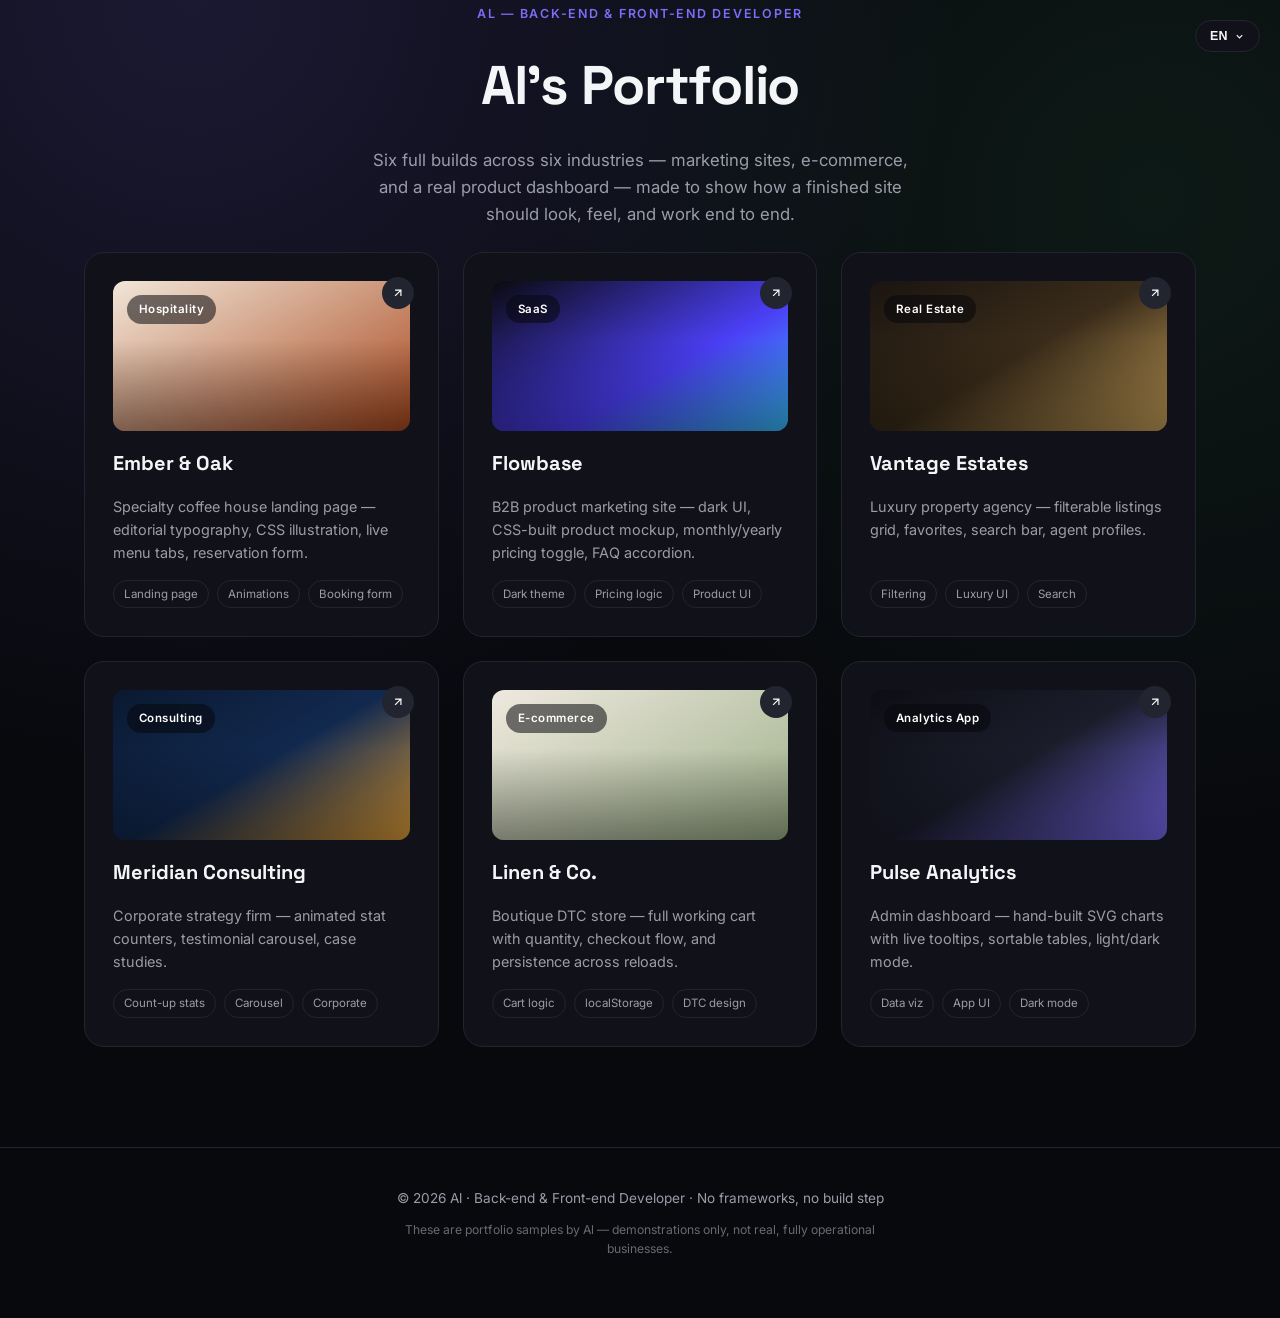
<file: index.html>
<!DOCTYPE html>
<html lang="en">
<head>
<meta name="robots" content="noindex, nofollow">
<meta charset="UTF-8">
<meta name="viewport" content="width=device-width, initial-scale=1.0">
<title>Al's Portfolio — Back-End &amp; Front-End Developer</title>
<link rel="preconnect" href="https://fonts.googleapis.com">
<link rel="preconnect" href="https://fonts.gstatic.com" crossorigin>
<link href="https://fonts.googleapis.com/css2?family=Space+Grotesk:wght@500;600;700&family=Inter:wght@400;500;600&display=swap" rel="stylesheet">
<style>
  :root{
    --bg:#08090d; --surface:#111219; --line:#22242f;
    --ink:#f4f5f7; --ink-soft:#9a9ca8;
    --accent:#7c6cf6; --accent2:#4ade80;
    --radius:20px;
  }
  *{box-sizing:border-box;margin:0;padding:0;}
  body{
    background:
      radial-gradient(circle at 15% 0%, rgba(124,108,246,.16), transparent 45%),
      radial-gradient(circle at 90% 15%, rgba(74,222,128,.08), transparent 40%),
      var(--bg);
    color:var(--ink);
    font-family:'Inter',ui-sans-serif,sans-serif;
    line-height:1.6;
    min-height:100vh;
  }
  .container{max-width:1160px;margin:0 auto;padding:0 24px;}
  header{padding:80px 0 48px;text-align:center;}
  .eyebrow{
    display:inline-block;font-size:.78rem;font-weight:600;letter-spacing:.14em;
    text-transform:uppercase;color:var(--accent);margin-bottom:18px;
  }
  h1{
    font-family:'Space Grotesk',sans-serif;font-weight:700;
    font-size:clamp(2.2rem, 5vw, 3.4rem);letter-spacing:-.02em;margin-bottom:18px;
  }
  header p{color:var(--ink-soft);max-width:560px;margin:0 auto;font-size:1.05rem;}
  .grid{
    display:grid;grid-template-columns:repeat(auto-fit,minmax(300px,1fr));
    gap:24px;padding:24px 0 100px;
  }
  .card{
    position:relative;background:var(--surface);border:1px solid var(--line);
    border-radius:var(--radius);padding:28px;text-decoration:none;color:inherit;
    display:flex;flex-direction:column;gap:16px;overflow:hidden;
    transition:transform .25s ease, border-color .25s ease;
  }
  .card:hover{transform:translateY(-4px);border-color:var(--accent);}
  .card__preview{
    height:150px;border-radius:12px;position:relative;overflow:hidden;
  }
  .card__preview img{
    position:absolute;inset:0;width:100%;height:100%;object-fit:cover;
    transition:transform .4s ease;
  }
  .card:hover .card__preview img{transform:scale(1.06);}
  .card__preview::after{
    content:'';position:absolute;inset:0;
    background:linear-gradient(180deg, transparent 40%, rgba(0,0,0,.4));
  }
  .p1{background:linear-gradient(150deg,#f1e6d8,#a9491f);}
  .p2{background:linear-gradient(150deg,#0a0a0f,#4b3ff5 60%,#38bdf8);}
  .p3{background:linear-gradient(150deg,#1a1410,#3a2c1a,#c9a15a);}
  .p4{background:linear-gradient(150deg,#0a1930,#12294f,#e3a038);}
  .p5{background:linear-gradient(150deg,#efe9df,#9caf88);}
  .p6{background:linear-gradient(150deg,#0d0e14,#1b1d2b,#7c6cf6);}
  .card__tag{
    position:absolute;top:14px;left:14px;background:rgba(8,9,13,.55);
    backdrop-filter:blur(6px);color:#fff;font-size:.72rem;font-weight:600;
    padding:5px 12px;border-radius:999px;letter-spacing:.04em;
  }
  .card h3{font-family:'Space Grotesk',sans-serif;font-size:1.25rem;}
  .card p{color:var(--ink-soft);font-size:.9rem;}
  .card__meta{
    display:flex;gap:8px;flex-wrap:wrap;margin-top:auto;
  }
  .card__meta span{
    font-size:.72rem;color:var(--ink-soft);border:1px solid var(--line);
    padding:4px 10px;border-radius:999px;
  }
  .card__arrow{
    position:absolute;top:24px;right:24px;width:32px;height:32px;border-radius:50%;
    background:var(--line);display:flex;align-items:center;justify-content:center;
    transition:background .2s, transform .2s;
  }
  .card:hover .card__arrow{background:var(--accent);transform:rotate(45deg);}
  .card__arrow svg{width:14px;height:14px;}
  footer{
    text-align:center;padding:40px 24px 60px;color:var(--ink-soft);font-size:.85rem;
    border-top:1px solid var(--line);
  }
  footer .disclaimer{
    display:block;margin-top:10px;font-size:.76rem;color:var(--ink-soft);opacity:.65;
    max-width:520px;margin-left:auto;margin-right:auto;
  }

  /* ---- language switcher ---- */
  .lang-switch{
    position:fixed;top:20px;right:20px;z-index:200;
  }
  .lang-switch__btn{
    display:flex;align-items:center;gap:6px;background:var(--surface);
    border:1px solid var(--line);color:var(--ink);padding:8px 14px;border-radius:999px;
    font-size:.78rem;font-weight:600;letter-spacing:.03em;
  }
  .lang-switch__btn svg{width:11px;height:11px;transition:transform .2s ease;}
  .lang-switch.is-open .lang-switch__btn svg{transform:rotate(180deg);}
  .lang-switch__menu{
    position:absolute;top:calc(100% + 8px);right:0;background:var(--surface);
    border:1px solid var(--line);border-radius:12px;padding:6px;min-width:150px;
    box-shadow:0 20px 40px -12px rgba(0,0,0,.5);
    opacity:0;transform:translateY(-6px);pointer-events:none;transition:opacity .18s ease, transform .18s ease;
  }
  .lang-switch.is-open .lang-switch__menu{opacity:1;transform:translateY(0);pointer-events:auto;}
  .lang-switch__option{
    display:flex;align-items:center;justify-content:space-between;width:100%;
    padding:8px 10px;border-radius:8px;font-size:.85rem;color:var(--ink-soft);text-align:left;
  }
  .lang-switch__option:hover{background:var(--line);color:var(--ink);}
  .lang-switch__option.is-active{color:var(--accent);font-weight:600;}
  @media (max-width:600px){
    .lang-switch{top:14px;right:14px;}
    .lang-switch__btn{padding:7px 11px;font-size:.72rem;}
  }

  /* ---- custom cursor: dot with glow (unified across portfolio) ---- */
  .cursor-dot{
    position:fixed;top:0;left:0;width:10px;height:10px;border-radius:50%;
    background:var(--accent);pointer-events:none;z-index:9999;
    transform:translate(-50%,-50%);opacity:0;
    box-shadow:0 0 16px 3px color-mix(in srgb, var(--accent) 55%, transparent);
    transition:left .12s cubic-bezier(.2,.6,.2,1), top .12s cubic-bezier(.2,.6,.2,1),
               opacity .25s ease, width .2s ease, height .2s ease, box-shadow .2s ease;
  }
  .cursor-dot.is-hover{width:16px;height:16px;box-shadow:0 0 22px 5px color-mix(in srgb, var(--accent) 65%, transparent);}
  body.has-custom-cursor,body.has-custom-cursor a,body.has-custom-cursor button{cursor:none;}
  @media (hover:none),(pointer:coarse){.cursor-dot{display:none!important;}}
</style>
</head>
<body>

<div class="lang-switch" id="langSwitch">
  <button type="button" class="lang-switch__btn" id="langToggle" aria-haspopup="listbox" aria-expanded="false">
    <span id="langCurrentLabel">EN</span>
    <svg viewBox="0 0 24 24" fill="none" stroke="currentColor" stroke-width="2.5"><path d="M6 9l6 6 6-6"/></svg>
  </button>
  <ul class="lang-switch__menu" id="langMenu" role="listbox" aria-label="Select language">
    <li class="lang-switch__option" role="option" tabindex="0" data-lang="ru">Русский</li>
    <li class="lang-switch__option" role="option" tabindex="0" data-lang="uk">Українська</li>
    <li class="lang-switch__option is-active" role="option" tabindex="0" data-lang="en">English</li>
    <li class="lang-switch__option" role="option" tabindex="0" data-lang="de">Deutsch</li>
    <li class="lang-switch__option" role="option" tabindex="0" data-lang="es">Español</li>
  </ul>
</div>

<header class="container">
  <span class="eyebrow" data-i18n="eyebrow">Al — Back-End &amp; Front-End Developer</span>
  <h1 data-i18n="h1">Al's Portfolio</h1>
  <p data-i18n="intro">Six full builds across six industries — marketing sites, e-commerce, and a real product dashboard — made to show how a finished site should look, feel, and work end to end.</p>
</header>

<main class="container">
  <div class="grid">

    <a class="card" href="01-cafe-landing/index.html">
      <div class="card__preview p1">
        <img src="https://images.unsplash.com/photo-1521017432531-fbd92d768814?auto=format&amp;fit=crop&amp;w=700&amp;q=65" alt="Ember &amp; Oak coffee house" loading="lazy" onerror="this.remove()">
        <span class="card__tag" data-i18n="card1.tag">Hospitality</span>
      </div>
      <div class="card__arrow" aria-hidden="true">
        <svg viewBox="0 0 24 24" fill="none" stroke="#fff" stroke-width="2"><path d="M7 17L17 7M7 7h10v10"/></svg>
      </div>
      <h3 data-i18n="card1.title">Ember &amp; Oak</h3>
      <p data-i18n="card1.desc">Specialty coffee house landing page — editorial typography, CSS illustration, live menu tabs, reservation form.</p>
      <div class="card__meta"><span data-i18n="card1.tag1">Landing page</span><span data-i18n="card1.tag2">Animations</span><span data-i18n="card1.tag3">Booking form</span></div>
    </a>

    <a class="card" href="02-saas-landing/index.html">
      <div class="card__preview p2">
        <img src="https://images.unsplash.com/photo-1551288049-bebda4e38f71?auto=format&amp;fit=crop&amp;w=700&amp;q=65" alt="Flowbase analytics dashboard" loading="lazy" onerror="this.remove()">
        <span class="card__tag" data-i18n="card2.tag">SaaS</span>
      </div>
      <div class="card__arrow" aria-hidden="true">
        <svg viewBox="0 0 24 24" fill="none" stroke="#fff" stroke-width="2"><path d="M7 17L17 7M7 7h10v10"/></svg>
      </div>
      <h3 data-i18n="card2.title">Flowbase</h3>
      <p data-i18n="card2.desc">B2B product marketing site — dark UI, CSS-built product mockup, monthly/yearly pricing toggle, FAQ accordion.</p>
      <div class="card__meta"><span data-i18n="card2.tag1">Dark theme</span><span data-i18n="card2.tag2">Pricing logic</span><span data-i18n="card2.tag3">Product UI</span></div>
    </a>

    <a class="card" href="03-real-estate/index.html">
      <div class="card__preview p3">
        <img src="https://images.unsplash.com/photo-1613977257363-707ba9348227?auto=format&amp;fit=crop&amp;w=700&amp;q=65" alt="Vantage Estates luxury villa" loading="lazy" onerror="this.remove()">
        <span class="card__tag" data-i18n="card3.tag">Real Estate</span>
      </div>
      <div class="card__arrow" aria-hidden="true">
        <svg viewBox="0 0 24 24" fill="none" stroke="#fff" stroke-width="2"><path d="M7 17L17 7M7 7h10v10"/></svg>
      </div>
      <h3 data-i18n="card3.title">Vantage Estates</h3>
      <p data-i18n="card3.desc">Luxury property agency — filterable listings grid, favorites, search bar, agent profiles.</p>
      <div class="card__meta"><span data-i18n="card3.tag1">Filtering</span><span data-i18n="card3.tag2">Luxury UI</span><span data-i18n="card3.tag3">Search</span></div>
    </a>

    <a class="card" href="04-agency-consulting/index.html">
      <div class="card__preview p4">
        <img src="https://images.unsplash.com/photo-1486406146926-c627a92ad1ab?auto=format&amp;fit=crop&amp;w=700&amp;q=65" alt="Meridian Consulting offices" loading="lazy" onerror="this.remove()">
        <span class="card__tag" data-i18n="card4.tag">Consulting</span>
      </div>
      <div class="card__arrow" aria-hidden="true">
        <svg viewBox="0 0 24 24" fill="none" stroke="#fff" stroke-width="2"><path d="M7 17L17 7M7 7h10v10"/></svg>
      </div>
      <h3 data-i18n="card4.title">Meridian Consulting</h3>
      <p data-i18n="card4.desc">Corporate strategy firm — animated stat counters, testimonial carousel, case studies.</p>
      <div class="card__meta"><span data-i18n="card4.tag1">Count-up stats</span><span data-i18n="card4.tag2">Carousel</span><span data-i18n="card4.tag3">Corporate</span></div>
    </a>

    <a class="card" href="05-shop-catalog/index.html">
      <div class="card__preview p5">
        <img src="https://images.unsplash.com/photo-1556228453-efd6c1ff04f6?auto=format&amp;fit=crop&amp;w=700&amp;q=65" alt="Linen &amp; Co. styled home goods" loading="lazy" onerror="this.remove()">
        <span class="card__tag" data-i18n="card5.tag">E-commerce</span>
      </div>
      <div class="card__arrow" aria-hidden="true">
        <svg viewBox="0 0 24 24" fill="none" stroke="#fff" stroke-width="2"><path d="M7 17L17 7M7 7h10v10"/></svg>
      </div>
      <h3 data-i18n="card5.title">Linen &amp; Co.</h3>
      <p data-i18n="card5.desc">Boutique DTC store — full working cart with quantity, checkout flow, and persistence across reloads.</p>
      <div class="card__meta"><span data-i18n="card5.tag1">Cart logic</span><span data-i18n="card5.tag2">localStorage</span><span data-i18n="card5.tag3">DTC design</span></div>
    </a>

    <a class="card" href="06-dashboard-app/index.html">
      <div class="card__preview p6">
        <img src="https://images.unsplash.com/photo-1460925895917-afdab827c52f?auto=format&amp;fit=crop&amp;w=700&amp;q=65" alt="Pulse Analytics dashboard" loading="lazy" onerror="this.remove()">
        <span class="card__tag" data-i18n="card6.tag">Analytics App</span>
      </div>
      <div class="card__arrow" aria-hidden="true">
        <svg viewBox="0 0 24 24" fill="none" stroke="#fff" stroke-width="2"><path d="M7 17L17 7M7 7h10v10"/></svg>
      </div>
      <h3 data-i18n="card6.title">Pulse Analytics</h3>
      <p data-i18n="card6.desc">Admin dashboard — hand-built SVG charts with live tooltips, sortable tables, light/dark mode.</p>
      <div class="card__meta"><span data-i18n="card6.tag1">Data viz</span><span data-i18n="card6.tag2">App UI</span><span data-i18n="card6.tag3">Dark mode</span></div>
    </a>

  </div>
</main>

<footer>
  <span data-i18n="footer.copy">© 2026 Al · Back-end &amp; Front-end Developer · No frameworks, no build step</span>
  <span class="disclaimer" data-i18n="footer.disclaimer">These are portfolio samples by Al — demonstrations only, not real, fully operational businesses.</span>
</footer>

<script>
(function () {
  /* ---------------------------------------------------
     Translations
  --------------------------------------------------- */
  var translations = {
    en: {
      eyebrow: "Al — Back-End & Front-End Developer",
      h1: "Al's Portfolio",
      intro: "Six full builds across six industries — marketing sites, e-commerce, and a real product dashboard — made to show how a finished site should look, feel, and work end to end.",
      "card1.tag": "Hospitality", "card1.title": "Ember & Oak", "card1.desc": "Specialty coffee house landing page — editorial typography, CSS illustration, live menu tabs, reservation form.", "card1.tag1": "Landing page", "card1.tag2": "Animations", "card1.tag3": "Booking form",
      "card2.tag": "SaaS", "card2.title": "Flowbase", "card2.desc": "B2B product marketing site — dark UI, CSS-built product mockup, monthly/yearly pricing toggle, FAQ accordion.", "card2.tag1": "Dark theme", "card2.tag2": "Pricing logic", "card2.tag3": "Product UI",
      "card3.tag": "Real Estate", "card3.title": "Vantage Estates", "card3.desc": "Luxury property agency — filterable listings grid, favorites, search bar, agent profiles.", "card3.tag1": "Filtering", "card3.tag2": "Luxury UI", "card3.tag3": "Search",
      "card4.tag": "Consulting", "card4.title": "Meridian Consulting", "card4.desc": "Corporate strategy firm — animated stat counters, testimonial carousel, case studies.", "card4.tag1": "Count-up stats", "card4.tag2": "Carousel", "card4.tag3": "Corporate",
      "card5.tag": "E-commerce", "card5.title": "Linen & Co.", "card5.desc": "Boutique DTC store — full working cart with quantity, checkout flow, and persistence across reloads.", "card5.tag1": "Cart logic", "card5.tag2": "localStorage", "card5.tag3": "DTC design",
      "card6.tag": "Analytics App", "card6.title": "Pulse Analytics", "card6.desc": "Admin dashboard — hand-built SVG charts with live tooltips, sortable tables, light/dark mode.", "card6.tag1": "Data viz", "card6.tag2": "App UI", "card6.tag3": "Dark mode",
      "footer.copy": "© 2026 Al · Back-end & Front-end Developer · No frameworks, no build step",
      "footer.disclaimer": "These are portfolio samples by Al — demonstrations only, not real, fully operational businesses."
    },
    ru: {
      eyebrow: "Al — Back-end и Front-end разработчик",
      h1: "Портфолио Al",
      intro: "Шесть полноценных сайтов в шести разных нишах — лендинги, интернет-магазин и настоящий дашборд — чтобы показать, как должен выглядеть, ощущаться и работать готовый сайт.",
      "card1.tag": "Общепит", "card1.title": "Ember & Oak", "card1.desc": "Лендинг кофейни — редакторская типографика, CSS-иллюстрация, живые вкладки меню, форма бронирования.", "card1.tag1": "Лендинг", "card1.tag2": "Анимации", "card1.tag3": "Форма брони",
      "card2.tag": "SaaS", "card2.title": "Flowbase", "card2.desc": "Маркетинговый сайт B2B-продукта — тёмная тема, CSS-мокап продукта, переключатель тарифов, аккордеон FAQ.", "card2.tag1": "Тёмная тема", "card2.tag2": "Логика тарифов", "card2.tag3": "UI продукта",
      "card3.tag": "Недвижимость", "card3.title": "Vantage Estates", "card3.desc": "Агентство элитной недвижимости — фильтруемый каталог, избранное, поиск, профили агентов.", "card3.tag1": "Фильтры", "card3.tag2": "Люкс-дизайн", "card3.tag3": "Поиск",
      "card4.tag": "Консалтинг", "card4.title": "Meridian Consulting", "card4.desc": "Корпоративная консалтинговая фирма — анимированные счётчики статистики, карусель отзывов, кейсы.", "card4.tag1": "Счётчики", "card4.tag2": "Карусель", "card4.tag3": "Корпоративный стиль",
      "card5.tag": "E-commerce", "card5.title": "Linen & Co.", "card5.desc": "Бутик-магазин DTC — полноценная корзина с количеством, оформлением заказа и сохранением между визитами.", "card5.tag1": "Логика корзины", "card5.tag2": "localStorage", "card5.tag3": "DTC-дизайн",
      "card6.tag": "Аналитика", "card6.title": "Pulse Analytics", "card6.desc": "Админ-дашборд — SVG-графики с подсказками, сортируемые таблицы, светлая/тёмная тема.", "card6.tag1": "Визуализация данных", "card6.tag2": "UI приложения", "card6.tag3": "Тёмная тема",
      "footer.copy": "© 2026 Al · Back-end и Front-end разработчик · Без фреймворков и сборки",
      "footer.disclaimer": "Это демонстрационные образцы из портфолио Al — не полноценные, реально работающие сайты компаний."
    },
    uk: {
      eyebrow: "Al — Back-end і Front-end розробник",
      h1: "Портфоліо Al",
      intro: "Шість повноцінних сайтів у шести різних нішах — лендинги, інтернет-магазин і справжній дашборд — щоб показати, як має виглядати, відчуватися та працювати готовий сайт.",
      "card1.tag": "Громадське харчування", "card1.title": "Ember & Oak", "card1.desc": "Лендинг кав'ярні — редакторська типографіка, CSS-ілюстрація, живі вкладки меню, форма бронювання.", "card1.tag1": "Лендинг", "card1.tag2": "Анімації", "card1.tag3": "Форма броні",
      "card2.tag": "SaaS", "card2.title": "Flowbase", "card2.desc": "Маркетинговий сайт B2B-продукту — темна тема, CSS-макет продукту, перемикач тарифів, акордеон FAQ.", "card2.tag1": "Темна тема", "card2.tag2": "Логіка тарифів", "card2.tag3": "UI продукту",
      "card3.tag": "Нерухомість", "card3.title": "Vantage Estates", "card3.desc": "Агенція елітної нерухомості — фільтрований каталог, обране, пошук, профілі агентів.", "card3.tag1": "Фільтри", "card3.tag2": "Люкс-дизайн", "card3.tag3": "Пошук",
      "card4.tag": "Консалтинг", "card4.title": "Meridian Consulting", "card4.desc": "Корпоративна консалтингова фірма — анімовані лічильники статистики, карусель відгуків, кейси.", "card4.tag1": "Лічильники", "card4.tag2": "Карусель", "card4.tag3": "Корпоративний стиль",
      "card5.tag": "E-commerce", "card5.title": "Linen & Co.", "card5.desc": "Бутік-магазин DTC — повноцінний кошик із кількістю, оформленням замовлення та збереженням між візитами.", "card5.tag1": "Логіка кошика", "card5.tag2": "localStorage", "card5.tag3": "DTC-дизайн",
      "card6.tag": "Аналітика", "card6.title": "Pulse Analytics", "card6.desc": "Адмін-дашборд — SVG-графіки з підказками, сортовані таблиці, світла/темна тема.", "card6.tag1": "Візуалізація даних", "card6.tag2": "UI застосунку", "card6.tag3": "Темна тема",
      "footer.copy": "© 2026 Al · Back-end і Front-end розробник · Без фреймворків і збірки",
      "footer.disclaimer": "Це демонстраційні зразки з портфоліо Al — не повноцінні, реально працюючі сайти компаній."
    },
    de: {
      eyebrow: "Al — Back-End- & Front-End-Entwickler",
      h1: "Al's Portfolio",
      intro: "Sechs vollständige Websites aus sechs Branchen — Marketing-Sites, E-Commerce und ein echtes Produkt-Dashboard — zeigen, wie eine fertige Website aussehen, sich anfühlen und funktionieren sollte.",
      "card1.tag": "Gastronomie", "card1.title": "Ember & Oak", "card1.desc": "Landingpage für ein Spezialitäten-Café — redaktionelle Typografie, CSS-Illustration, interaktive Menü-Tabs, Reservierungsformular.", "card1.tag1": "Landingpage", "card1.tag2": "Animationen", "card1.tag3": "Buchungsformular",
      "card2.tag": "SaaS", "card2.title": "Flowbase", "card2.desc": "B2B-Produktseite — dunkles UI, CSS-basiertes Produkt-Mockup, Monats-/Jahres-Preisumschalter, FAQ-Akkordeon.", "card2.tag1": "Dark Theme", "card2.tag2": "Preislogik", "card2.tag3": "Produkt-UI",
      "card3.tag": "Immobilien", "card3.title": "Vantage Estates", "card3.desc": "Luxusimmobilienagentur — filterbares Angebotsraster, Favoriten, Suchleiste, Makler-Profile.", "card3.tag1": "Filterung", "card3.tag2": "Luxus-UI", "card3.tag3": "Suche",
      "card4.tag": "Beratung", "card4.title": "Meridian Consulting", "card4.desc": "Unternehmensberatung — animierte Statistik-Zähler, Testimonial-Karussell, Fallstudien.", "card4.tag1": "Zähl-Animation", "card4.tag2": "Karussell", "card4.tag3": "Corporate",
      "card5.tag": "E-Commerce", "card5.title": "Linen & Co.", "card5.desc": "Boutique-DTC-Shop — voll funktionsfähiger Warenkorb mit Mengenangabe, Checkout-Ablauf und Persistenz über Neuladungen hinweg.", "card5.tag1": "Warenkorb-Logik", "card5.tag2": "localStorage", "card5.tag3": "DTC-Design",
      "card6.tag": "Analytics-App", "card6.title": "Pulse Analytics", "card6.desc": "Admin-Dashboard — handgebaute SVG-Diagramme mit Live-Tooltips, sortierbare Tabellen, Hell-/Dunkelmodus.", "card6.tag1": "Datenvisualisierung", "card6.tag2": "App-UI", "card6.tag3": "Dark Mode",
      "footer.copy": "© 2026 Al · Back-End- & Front-End-Entwickler · Ohne Frameworks, ohne Build-Schritt",
      "footer.disclaimer": "Dies sind Portfolio-Beispiele von Al — reine Demonstrationen, keine echten, voll funktionsfähigen Unternehmen."
    },
    es: {
      eyebrow: "Al — Desarrollador Back-End y Front-End",
      h1: "Portafolio de Al",
      intro: "Seis proyectos completos en seis sectores — sitios de marketing, e-commerce y un panel de control real — para mostrar cómo debe verse, sentirse y funcionar un sitio terminado.",
      "card1.tag": "Hostelería", "card1.title": "Ember & Oak", "card1.desc": "Landing page de una cafetería de especialidad — tipografía editorial, ilustración CSS, pestañas de menú en vivo, formulario de reserva.", "card1.tag1": "Landing page", "card1.tag2": "Animaciones", "card1.tag3": "Formulario de reserva",
      "card2.tag": "SaaS", "card2.title": "Flowbase", "card2.desc": "Sitio de marketing B2B — interfaz oscura, mockup de producto en CSS, selector de precios mensual/anual, acordeón de preguntas frecuentes.", "card2.tag1": "Tema oscuro", "card2.tag2": "Lógica de precios", "card2.tag3": "UI de producto",
      "card3.tag": "Inmobiliaria", "card3.title": "Vantage Estates", "card3.desc": "Agencia inmobiliaria de lujo — cuadrícula de propiedades filtrable, favoritos, barra de búsqueda, perfiles de agentes.", "card3.tag1": "Filtros", "card3.tag2": "UI de lujo", "card3.tag3": "Búsqueda",
      "card4.tag": "Consultoría", "card4.title": "Meridian Consulting", "card4.desc": "Firma de consultoría corporativa — contadores estadísticos animados, carrusel de testimonios, casos de estudio.", "card4.tag1": "Contadores animados", "card4.tag2": "Carrusel", "card4.tag3": "Corporativo",
      "card5.tag": "E-commerce", "card5.title": "Linen & Co.", "card5.desc": "Tienda boutique DTC — carrito totalmente funcional con cantidad, flujo de compra y persistencia entre recargas.", "card5.tag1": "Lógica de carrito", "card5.tag2": "localStorage", "card5.tag3": "Diseño DTC",
      "card6.tag": "App de Analítica", "card6.title": "Pulse Analytics", "card6.desc": "Panel de administración — gráficos SVG hechos a mano con tooltips en vivo, tablas ordenables, modo claro/oscuro.", "card6.tag1": "Visualización de datos", "card6.tag2": "UI de app", "card6.tag3": "Modo oscuro",
      "footer.copy": "© 2026 Al · Desarrollador Back-End y Front-End · Sin frameworks, sin proceso de build",
      "footer.disclaimer": "Estas son muestras de portafolio de Al — solo demostraciones, no negocios reales y totalmente operativos."
    }
  };

  var LANG_KEY = 'portfolio_lang';
  var langLabels = { ru: 'RU', uk: 'UA', en: 'EN', de: 'DE', es: 'ES' };

  function applyLang(lang) {
    var dict = translations[lang] || translations.en;
    document.querySelectorAll('[data-i18n]').forEach(function (el) {
      var key = el.getAttribute('data-i18n');
      if (dict[key] !== undefined) el.innerHTML = dict[key];
    });
    document.documentElement.setAttribute('lang', lang);
    document.getElementById('langCurrentLabel').textContent = langLabels[lang] || 'EN';
    document.querySelectorAll('.lang-switch__option').forEach(function (opt) {
      opt.classList.toggle('is-active', opt.getAttribute('data-lang') === lang);
    });
  }

  var saved = localStorage.getItem(LANG_KEY);
  applyLang(saved && translations[saved] ? saved : 'en');

  var langSwitch = document.getElementById('langSwitch');
  var langToggle = document.getElementById('langToggle');
  langToggle.addEventListener('click', function (e) {
    e.stopPropagation();
    var open = langSwitch.classList.toggle('is-open');
    langToggle.setAttribute('aria-expanded', String(open));
  });
  document.querySelectorAll('.lang-switch__option').forEach(function (opt) {
    opt.addEventListener('click', function () {
      var lang = opt.getAttribute('data-lang');
      applyLang(lang);
      localStorage.setItem(LANG_KEY, lang);
      langSwitch.classList.remove('is-open');
      langToggle.setAttribute('aria-expanded', 'false');
    });
  });
  document.addEventListener('click', function () {
    langSwitch.classList.remove('is-open');
    langToggle.setAttribute('aria-expanded', 'false');
  });

  /* ---------------------------------------------------
     Subtle custom cursor
  --------------------------------------------------- */
  if (window.matchMedia('(hover: hover) and (pointer: fine)').matches) {
    var dot = document.createElement('div'); dot.className = 'cursor-dot';
    document.body.appendChild(dot);
    document.body.classList.add('has-custom-cursor');
    window.addEventListener('mousemove', function (e) {
      dot.style.left = e.clientX + 'px'; dot.style.top = e.clientY + 'px';
      dot.style.opacity = 1;
    }, { passive: true });
    document.addEventListener('mouseover', function (e) {
      if (e.target.closest('a,button,.card')) dot.classList.add('is-hover');
    });
    document.addEventListener('mouseout', function (e) {
      if (e.target.closest('a,button,.card')) dot.classList.remove('is-hover');
    });
    document.addEventListener('mouseleave', function () { dot.style.opacity = 0; });
  }
})();
</script>

</body>
</html>
</file>
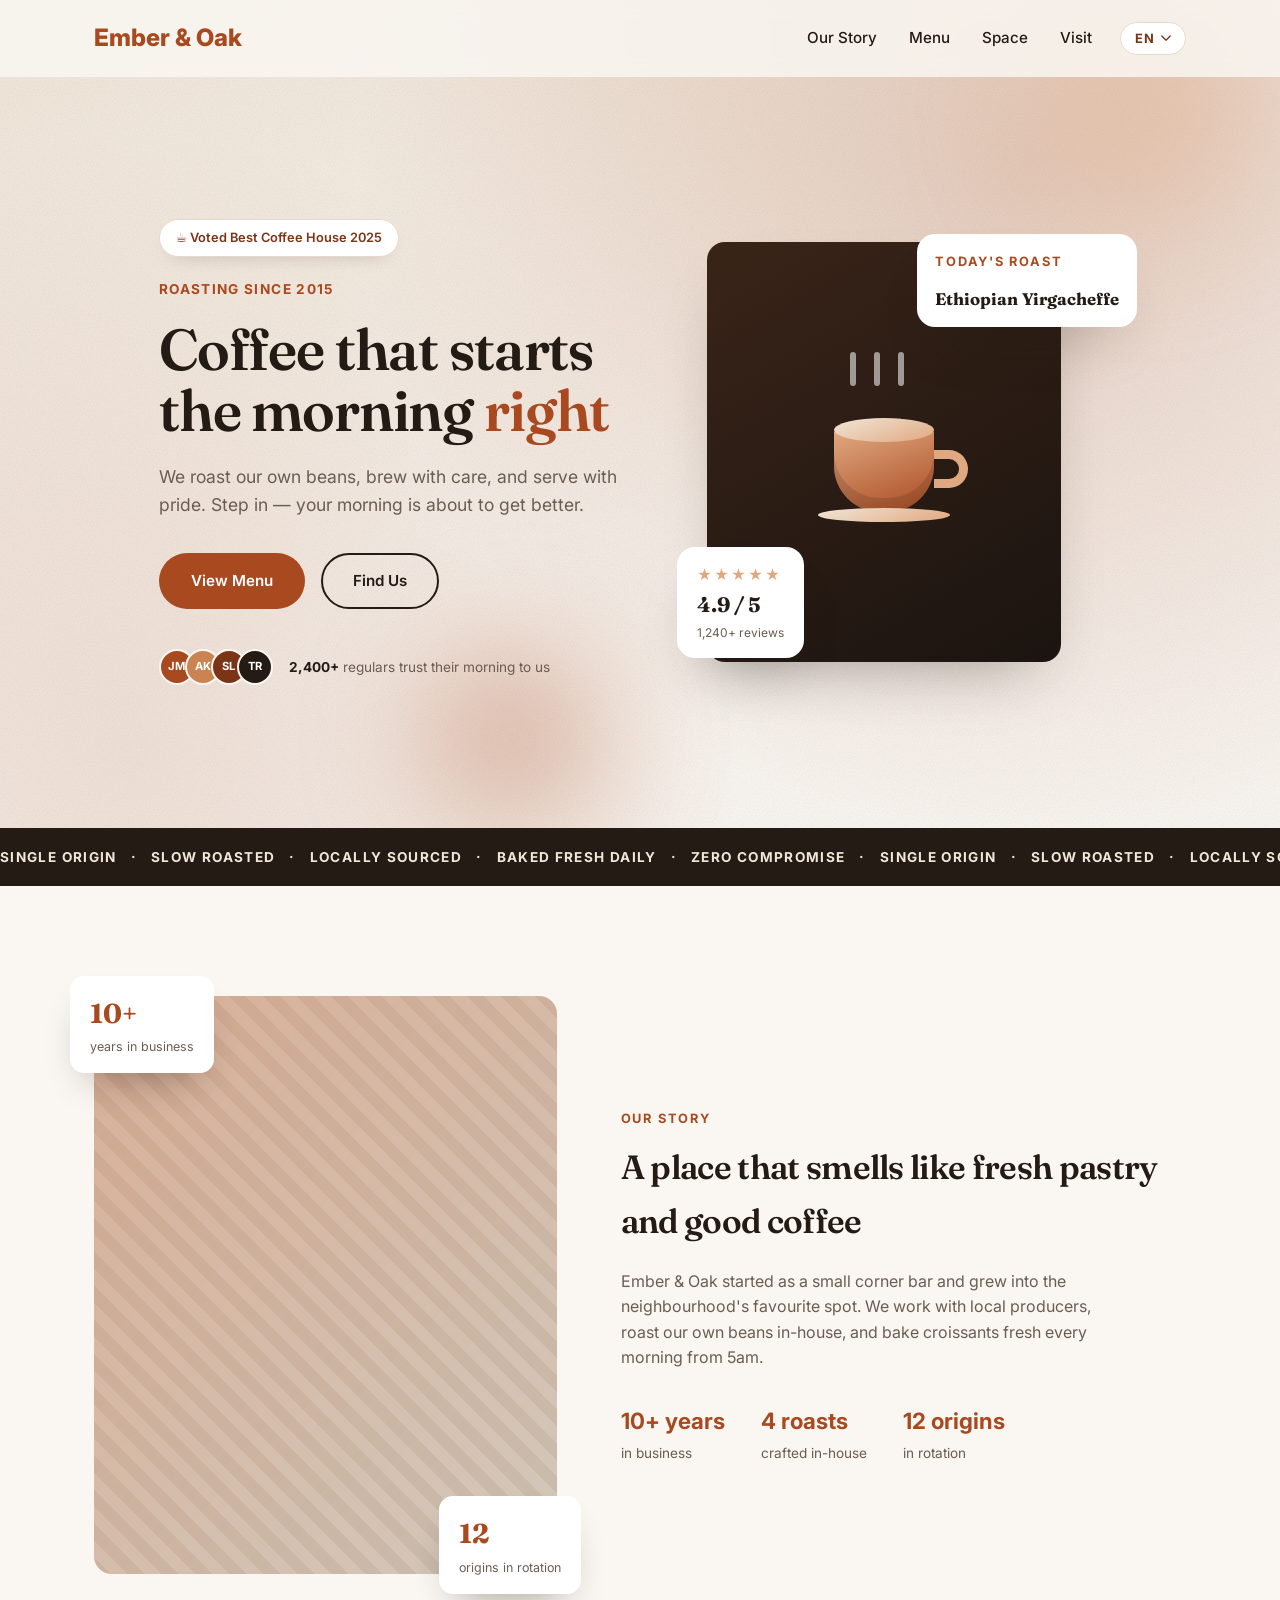
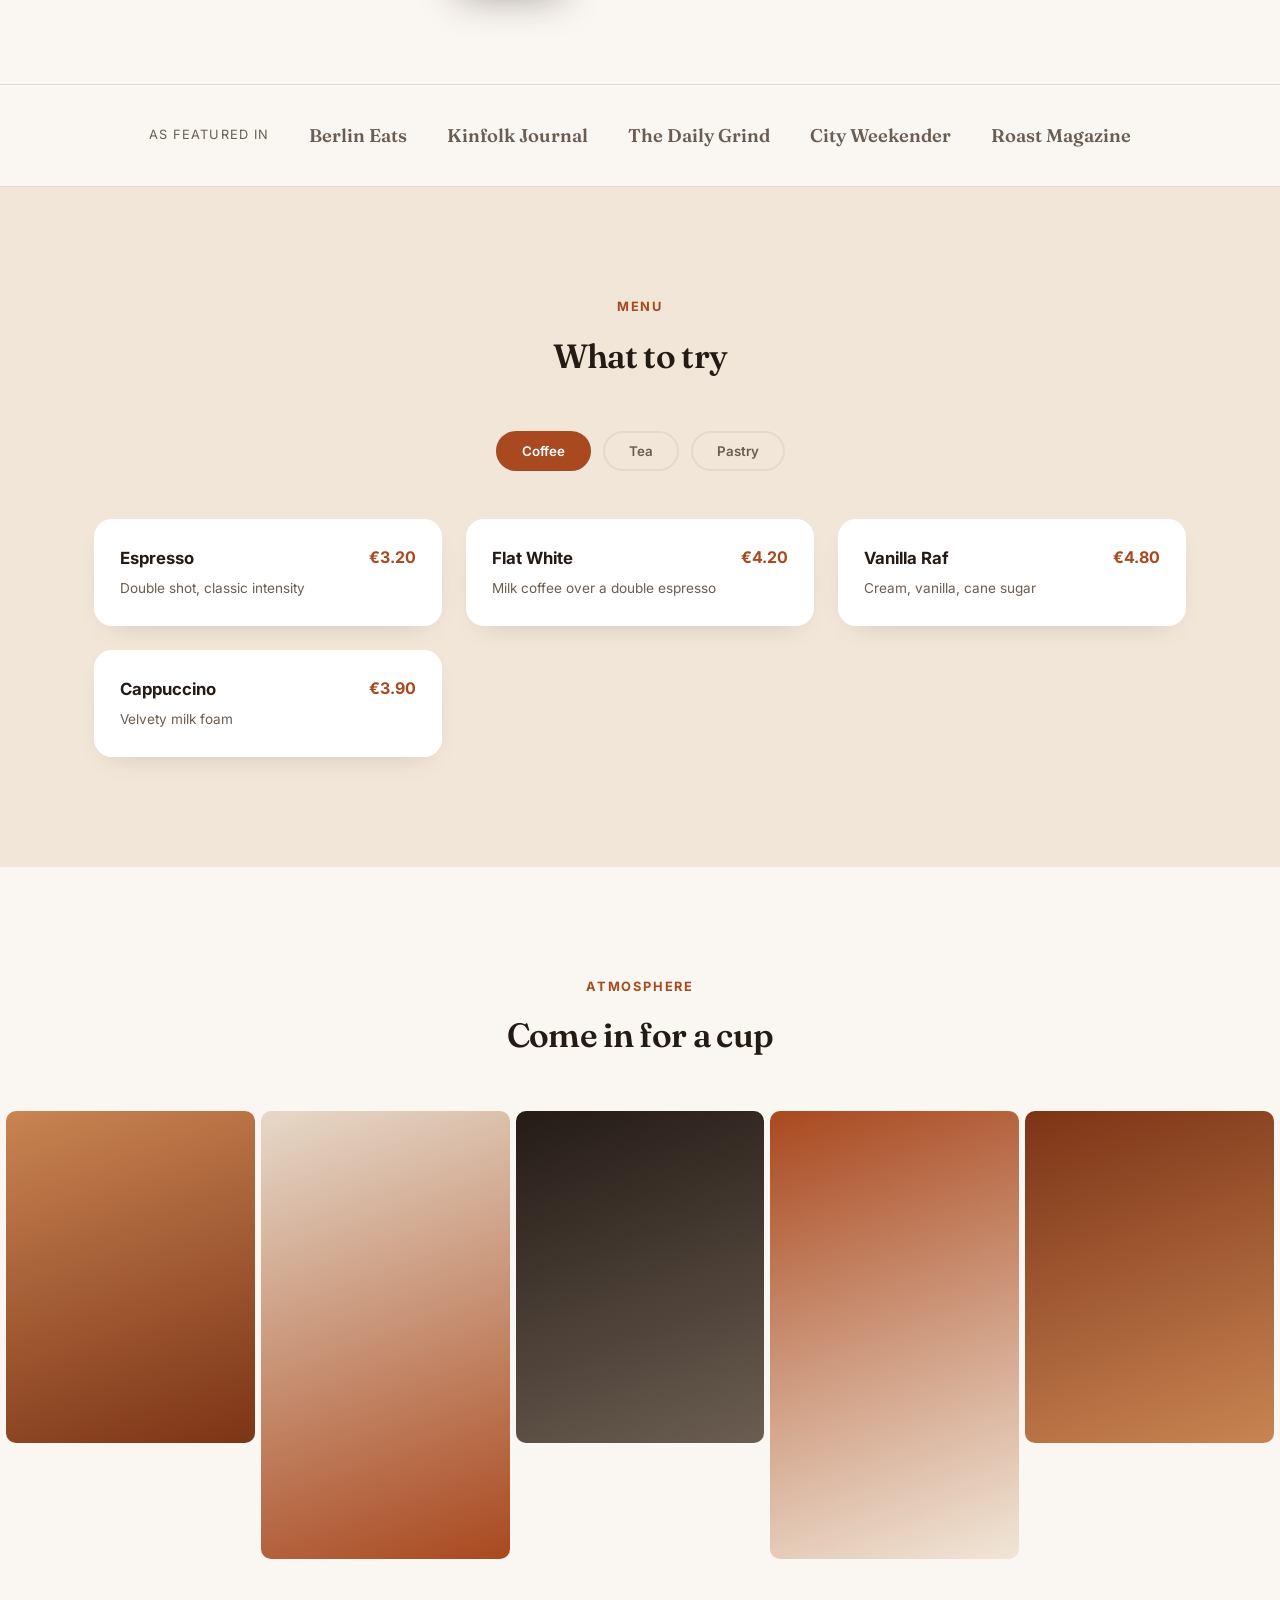
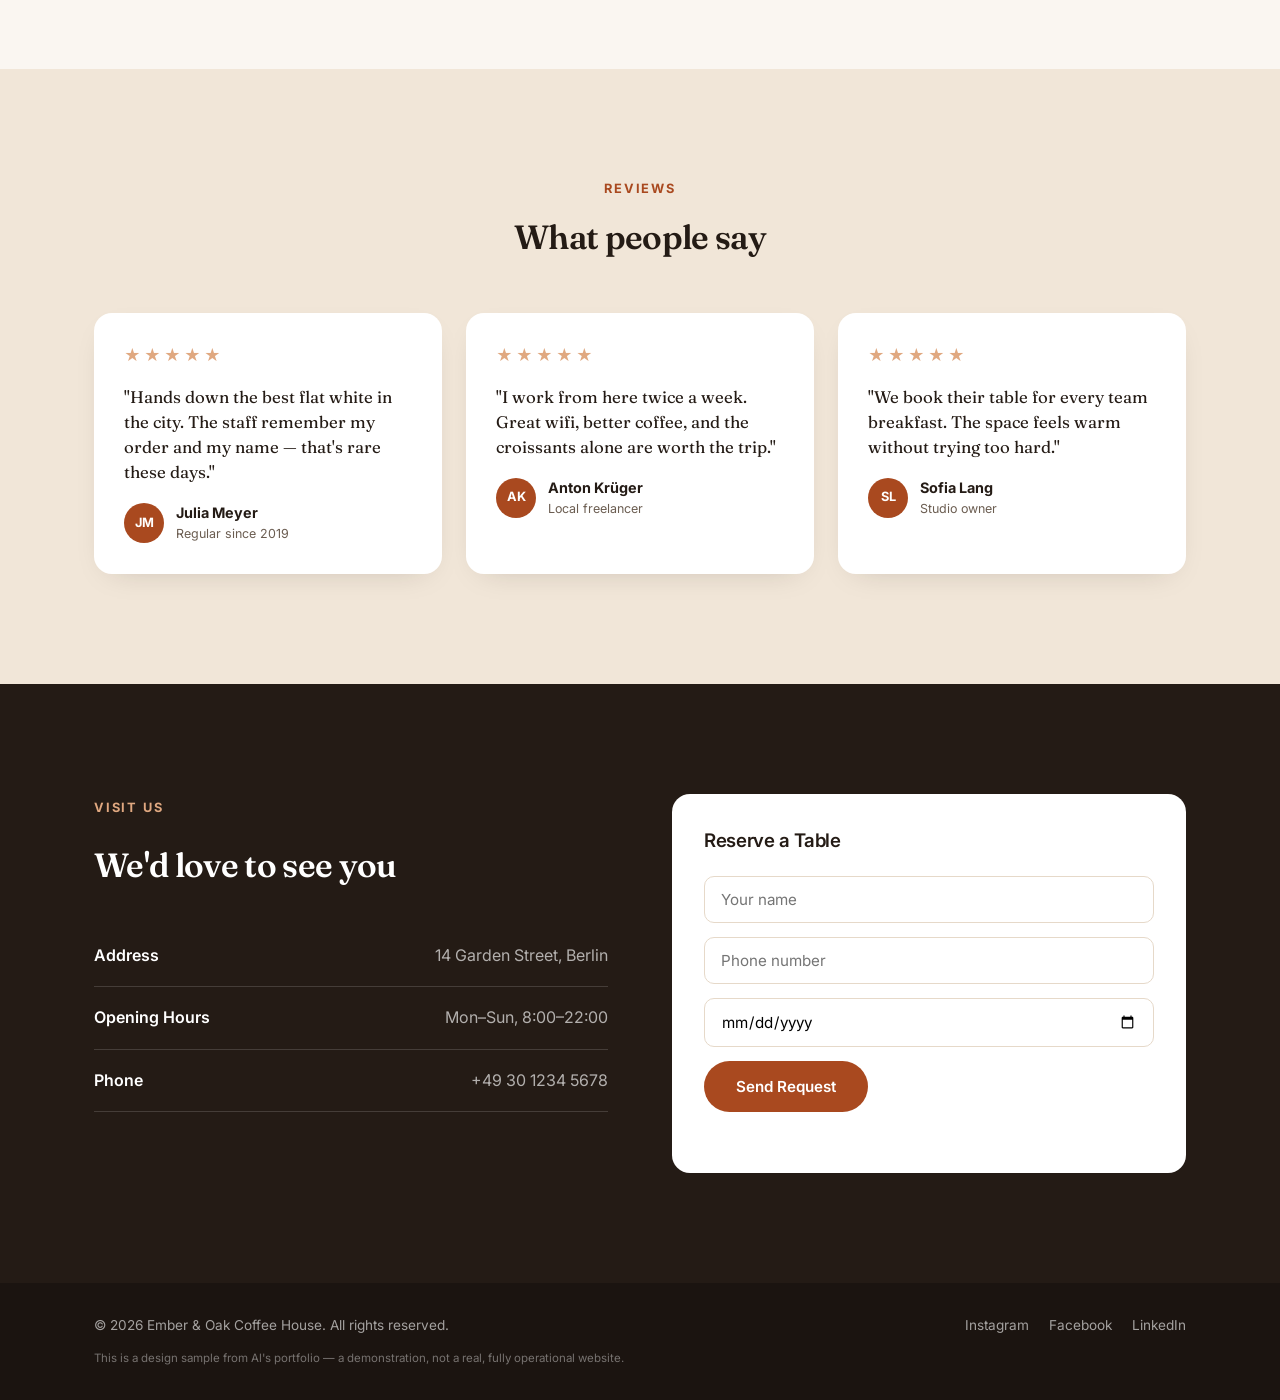
<file: 01-cafe-landing/index.html>
<!DOCTYPE html>
<html lang="en">
<head>
<meta name="robots" content="noindex, nofollow">
<meta charset="UTF-8">
<meta name="viewport" content="width=device-width, initial-scale=1.0">
<title>Ember & Oak — Specialty Coffee House</title>
<link rel="preconnect" href="https://fonts.googleapis.com">
<link rel="preconnect" href="https://fonts.gstatic.com" crossorigin>
<link href="https://fonts.googleapis.com/css2?family=Fraunces:opsz,wght@9..144,500;9..144,600&family=Inter:wght@400;500;600;700&display=swap" rel="stylesheet">
<link rel="stylesheet" href="css/style.css">
</head>
<body>

<header class="header" id="header">
  <div class="container header__inner">
    <a href="#" class="logo">Ember&nbsp;&amp;&nbsp;Oak</a>
    <div class="header__right">
      <nav class="nav" id="nav">
        <a href="#about" data-i18n="nav.about">Our Story</a>
        <a href="#menu" data-i18n="nav.menu">Menu</a>
        <a href="#gallery" data-i18n="nav.gallery">Space</a>
        <a href="#contact" data-i18n="nav.contact">Visit</a>
      </nav>
      <div class="lang-switch" id="langSwitch">
        <button class="lang-switch__toggle" id="langToggle" type="button" aria-haspopup="true" aria-expanded="false" data-i18n-aria="lang.ariaLabel" aria-label="Change language">
          <span id="langCurrent">EN</span>
          <svg viewBox="0 0 12 8" aria-hidden="true"><path d="M1 1l5 5 5-5" fill="none" stroke="currentColor" stroke-width="1.6" stroke-linecap="round" stroke-linejoin="round"/></svg>
        </button>
        <ul class="lang-switch__menu" id="langMenu" role="menu">
          <li role="none"><button role="menuitem" type="button" data-lang="ru">Русский</button></li>
          <li role="none"><button role="menuitem" type="button" data-lang="uk">Українська</button></li>
          <li role="none"><button role="menuitem" type="button" data-lang="en">English</button></li>
          <li role="none"><button role="menuitem" type="button" data-lang="de">Deutsch</button></li>
          <li role="none"><button role="menuitem" type="button" data-lang="es">Español</button></li>
        </ul>
      </div>
      <button class="burger" id="burger" data-i18n-aria="nav.menuAria" aria-label="Menu">
        <span></span><span></span><span></span>
      </button>
    </div>
  </div>
</header>

<section class="hero">
  <div class="hero__bg"></div>
  <div class="hero__grain" aria-hidden="true"></div>
  <div class="hero__blob hero__blob--1" aria-hidden="true"></div>
  <div class="hero__blob hero__blob--2" aria-hidden="true"></div>
  <div class="container hero__inner">
    <div class="hero__content">
      <span class="badge" data-i18n="hero.badge">☕ Voted Best Coffee House 2025</span>
      <p class="hero__eyebrow" data-i18n="hero.eyebrow">Roasting since 2015</p>
      <h1 data-i18n="hero.title">Coffee that starts<br>the morning <em>right</em></h1>
      <p class="hero__text" data-i18n="hero.text">We roast our own beans, brew with care, and serve with pride. Step in — your morning is about to get better.</p>
      <div class="hero__actions">
        <a href="#menu" class="btn btn--primary" data-i18n="hero.btnMenu">View Menu</a>
        <a href="#contact" class="btn btn--ghost" data-i18n="hero.btnFind">Find Us</a>
      </div>
      <div class="hero__proof">
        <div class="hero__avatars" aria-hidden="true">
          <span>JM</span><span>AK</span><span>SL</span><span>TR</span>
        </div>
        <p data-i18n="hero.proof"><strong>2,400+</strong> regulars trust their morning to us</p>
      </div>
    </div>
    <div class="hero__visual" aria-hidden="true">
      <div class="hero__card hero__card--main">
        <div class="cup">
          <div class="cup__steam s1"></div>
          <div class="cup__steam s2"></div>
          <div class="cup__steam s3"></div>
          <div class="cup__body"></div>
          <div class="cup__handle"></div>
          <div class="cup__saucer"></div>
        </div>
      </div>
      <div class="hero__card hero__card--rating">
        <span class="stars">★★★★★</span>
        <strong>4.9 / 5</strong>
        <span data-i18n="hero.ratingCount">1,240+ reviews</span>
      </div>
      <div class="hero__card hero__card--roast">
        <span class="eyebrow" data-i18n="hero.roastEyebrow">Today's roast</span>
        <strong data-i18n="hero.roastName">Ethiopian Yirgacheffe</strong>
      </div>
    </div>
  </div>
</section>

<div class="marquee">
  <div class="marquee__track">
    <span data-i18n="marquee.item1">SINGLE ORIGIN</span><span>·</span><span data-i18n="marquee.item2">SLOW ROASTED</span><span>·</span><span data-i18n="marquee.item3">LOCALLY SOURCED</span><span>·</span><span data-i18n="marquee.item4">BAKED FRESH DAILY</span><span>·</span><span data-i18n="marquee.item5">ZERO COMPROMISE</span><span>·</span>
    <span data-i18n="marquee.item1">SINGLE ORIGIN</span><span>·</span><span data-i18n="marquee.item2">SLOW ROASTED</span><span>·</span><span data-i18n="marquee.item3">LOCALLY SOURCED</span><span>·</span><span data-i18n="marquee.item4">BAKED FRESH DAILY</span><span>·</span><span data-i18n="marquee.item5">ZERO COMPROMISE</span><span>·</span>
  </div>
</div>

<section class="about" id="about">
  <div class="container about__grid">
    <div class="about__media" aria-hidden="true">
      <img src="https://images.unsplash.com/photo-1442512595331-e89e73853f31?auto=format&amp;fit=crop&amp;w=800&amp;q=70" alt="" loading="lazy" onerror="this.remove()">
      <div class="about__stat-card about__stat-card--1">
        <strong data-i18n="about.stat1Num">10+</strong>
        <span data-i18n="about.stat1Label">years in business</span>
      </div>
      <div class="about__stat-card about__stat-card--2">
        <strong data-i18n="about.stat2Num">12</strong>
        <span data-i18n="about.stat2Label">origins in rotation</span>
      </div>
    </div>
    <div class="about__text">
      <span class="eyebrow" data-i18n="about.eyebrow">Our Story</span>
      <h2 data-i18n="about.title">A place that smells like fresh pastry and good coffee</h2>
      <p data-i18n="about.text">Ember & Oak started as a small corner bar and grew into the neighbourhood's favourite spot. We work with local producers, roast our own beans in-house, and bake croissants fresh every morning from 5am.</p>
      <ul class="about__list">
        <li><strong data-i18n="about.list1Num">10+ years</strong><span data-i18n="about.list1Label">in business</span></li>
        <li><strong data-i18n="about.list2Num">4 roasts</strong><span data-i18n="about.list2Label">crafted in-house</span></li>
        <li><strong data-i18n="about.list3Num">12 origins</strong><span data-i18n="about.list3Label">in rotation</span></li>
      </ul>
    </div>
  </div>
</section>

<section class="press">
  <div class="container press__row">
    <span data-i18n="press.label">As featured in</span>
    <strong data-i18n="press.name1">Berlin Eats</strong>
    <strong data-i18n="press.name2">Kinfolk Journal</strong>
    <strong data-i18n="press.name3">The Daily Grind</strong>
    <strong data-i18n="press.name4">City Weekender</strong>
    <strong data-i18n="press.name5">Roast Magazine</strong>
  </div>
</section>

<section class="menu" id="menu">
  <div class="container">
    <span class="eyebrow eyebrow--center" data-i18n="menu.eyebrow">Menu</span>
    <h2 class="section-title" data-i18n="menu.title">What to try</h2>
    <div class="menu__tabs" id="menuTabs">
      <button class="menu__tab is-active" data-tab="coffee" data-i18n="menu.tabCoffee">Coffee</button>
      <button class="menu__tab" data-tab="tea" data-i18n="menu.tabTea">Tea</button>
      <button class="menu__tab" data-tab="food" data-i18n="menu.tabFood">Pastry</button>
    </div>
    <div class="menu__grid" id="menuGrid">
      <!-- filled by JS -->
    </div>
  </div>
</section>

<section class="gallery" id="gallery">
  <div class="container">
    <span class="eyebrow eyebrow--center" data-i18n="gallery.eyebrow">Atmosphere</span>
    <h2 class="section-title" data-i18n="gallery.title">Come in for a cup</h2>
  </div>
  <div class="gallery__row">
    <div class="gallery__item g1">
      <img src="https://images.unsplash.com/photo-1521017432531-fbd92d768814?auto=format&amp;fit=crop&amp;w=800&amp;q=70" alt="Morning light in the front room" data-i18n-alt="gallery.caption1" loading="lazy" onerror="this.remove()">
      <span data-i18n="gallery.caption1">Morning light in the front room</span>
    </div>
    <div class="gallery__item g2">
      <img src="https://images.unsplash.com/photo-1447933601403-0c6688de566e?auto=format&amp;fit=crop&amp;w=800&amp;q=70" alt="Beans, roasted in-house" data-i18n-alt="gallery.caption2" loading="lazy" onerror="this.remove()">
      <span data-i18n="gallery.caption2">Beans, roasted in-house</span>
    </div>
    <div class="gallery__item g3">
      <img src="https://images.unsplash.com/photo-1453614512568-c4024d13c247?auto=format&amp;fit=crop&amp;w=800&amp;q=70" alt="Our roastery in the back" data-i18n-alt="gallery.caption3" loading="lazy" onerror="this.remove()">
      <span data-i18n="gallery.caption3">Our roastery in the back</span>
    </div>
    <div class="gallery__item g4">
      <img src="https://images.unsplash.com/photo-1554118811-1e0d58224f24?auto=format&amp;fit=crop&amp;w=800&amp;q=70" alt="Weekend regulars" data-i18n-alt="gallery.caption4" loading="lazy" onerror="this.remove()">
      <span data-i18n="gallery.caption4">Weekend regulars</span>
    </div>
    <div class="gallery__item g5">
      <img src="https://images.unsplash.com/photo-1495474472287-4d71bcdd2085?auto=format&amp;fit=crop&amp;w=800&amp;q=70" alt="Latte art, always" data-i18n-alt="gallery.caption5" loading="lazy" onerror="this.remove()">
      <span data-i18n="gallery.caption5">Latte art, always</span>
    </div>
  </div>
</section>

<section class="testimonials">
  <div class="container">
    <span class="eyebrow eyebrow--center" data-i18n="testimonials.eyebrow">Reviews</span>
    <h2 class="section-title" data-i18n="testimonials.title">What people say</h2>
    <div class="testimonials__grid">
      <div class="testimonial-card">
        <span class="stars">★★★★★</span>
        <p data-i18n="testimonials.t1.quote">"Hands down the best flat white in the city. The staff remember my order and my name — that's rare these days."</p>
        <div class="testimonial-card__person">
          <span class="avatar">JM</span>
          <div><strong data-i18n="testimonials.t1.name">Julia Meyer</strong><span data-i18n="testimonials.t1.role">Regular since 2019</span></div>
        </div>
      </div>
      <div class="testimonial-card">
        <span class="stars">★★★★★</span>
        <p data-i18n="testimonials.t2.quote">"I work from here twice a week. Great wifi, better coffee, and the croissants alone are worth the trip."</p>
        <div class="testimonial-card__person">
          <span class="avatar">AK</span>
          <div><strong data-i18n="testimonials.t2.name">Anton Krüger</strong><span data-i18n="testimonials.t2.role">Local freelancer</span></div>
        </div>
      </div>
      <div class="testimonial-card">
        <span class="stars">★★★★★</span>
        <p data-i18n="testimonials.t3.quote">"We book their table for every team breakfast. The space feels warm without trying too hard."</p>
        <div class="testimonial-card__person">
          <span class="avatar">SL</span>
          <div><strong data-i18n="testimonials.t3.name">Sofia Lang</strong><span data-i18n="testimonials.t3.role">Studio owner</span></div>
        </div>
      </div>
    </div>
  </div>
</section>

<section class="contact" id="contact">
  <div class="container contact__grid">
    <div>
      <span class="eyebrow" data-i18n="contact.eyebrow">Visit Us</span>
      <h2 data-i18n="contact.title">We'd love to see you</h2>
      <ul class="contact__info">
        <li><strong data-i18n="contact.addressLabel">Address</strong><span data-i18n="contact.addressValue">14 Garden Street, Berlin</span></li>
        <li><strong data-i18n="contact.hoursLabel">Opening Hours</strong><span data-i18n="contact.hoursValue">Mon–Sun, 8:00–22:00</span></li>
        <li><strong data-i18n="contact.phoneLabel">Phone</strong><span data-i18n="contact.phoneValue">+49 30 1234 5678</span></li>
      </ul>
    </div>
    <form class="contact__form" id="contactForm">
      <h3 data-i18n="contact.formTitle">Reserve a Table</h3>
      <input type="text" placeholder="Your name" data-i18n-placeholder="contact.namePlaceholder" required>
      <input type="tel" placeholder="Phone number" data-i18n-placeholder="contact.phonePlaceholder" required>
      <input type="date" required>
      <button type="submit" class="btn btn--primary" data-i18n="contact.btnSend">Send Request</button>
      <p class="contact__note" id="formNote"></p>
    </form>
  </div>
</section>

<footer class="footer">
  <div class="container footer__inner">
    <div class="footer__row">
      <span data-i18n="footer.copyright">© 2026 Ember & Oak Coffee House. All rights reserved.</span>
      <div class="footer__social">
        <a href="#" data-i18n="footer.instagram">Instagram</a>
        <a href="#" data-i18n="footer.facebook">Facebook</a>
        <a href="#" data-i18n="footer.linkedin">LinkedIn</a>
      </div>
    </div>
    <p class="footer__disclaimer" data-i18n="footer.disclaimer">This is a design sample from Al's portfolio — a demonstration, not a real, fully operational website.</p>
  </div>
</footer>

<a href="#contact" class="fab" id="fab" data-i18n="fab.label">Reserve a table</a>

<script src="js/script.js?v=2"></script>
</body>
</html>
</file>
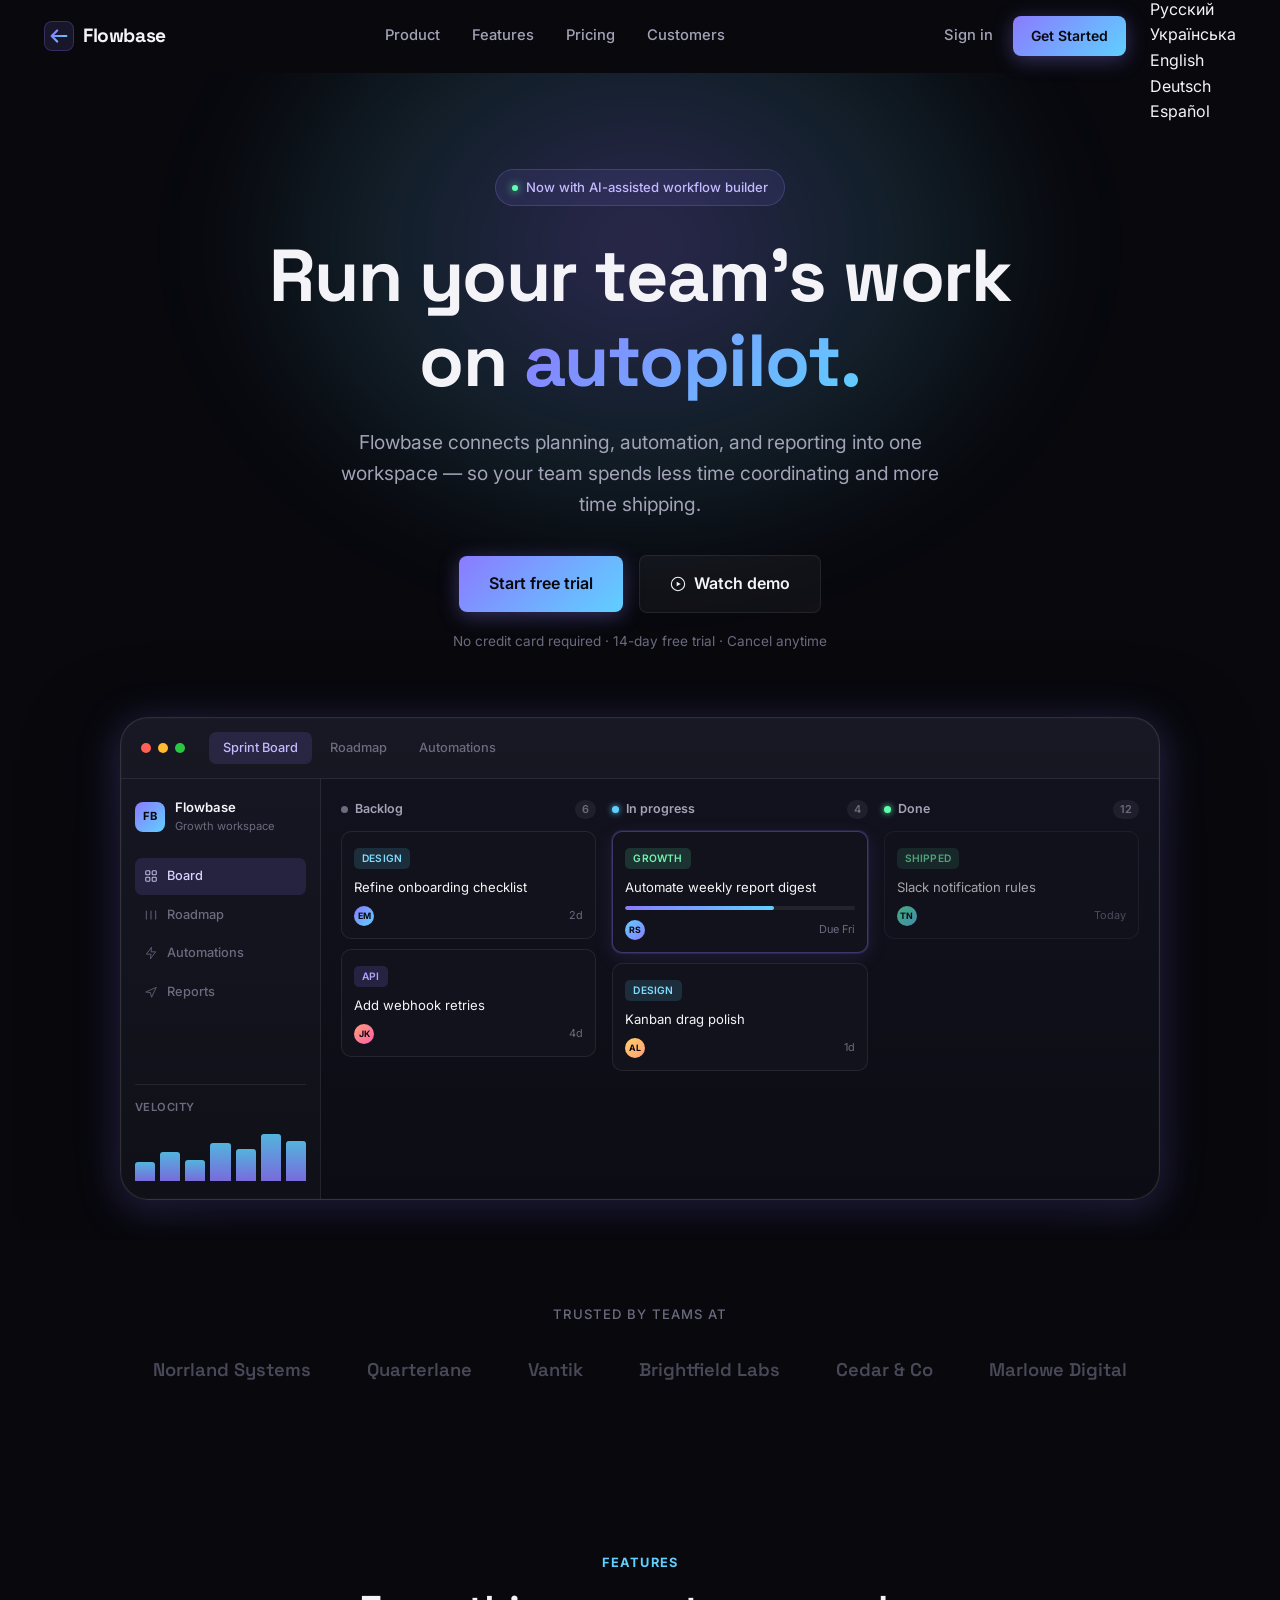
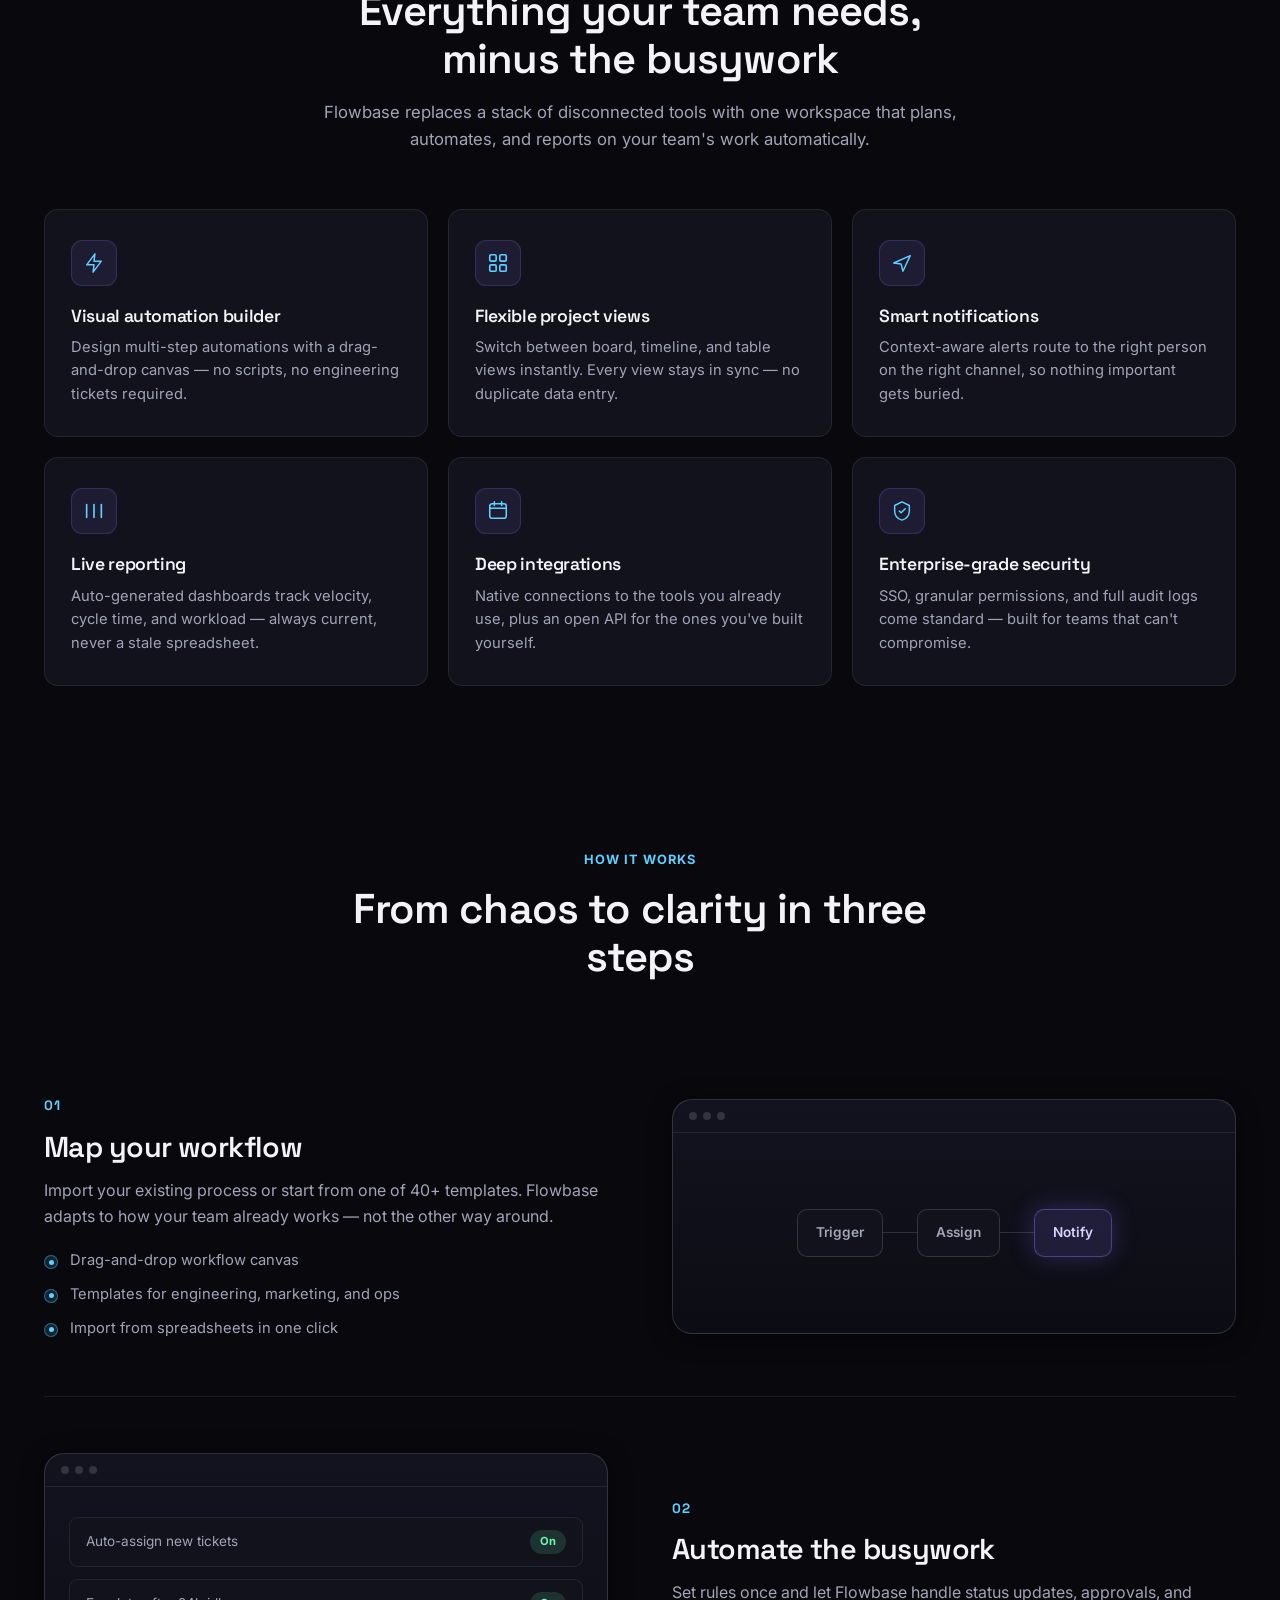
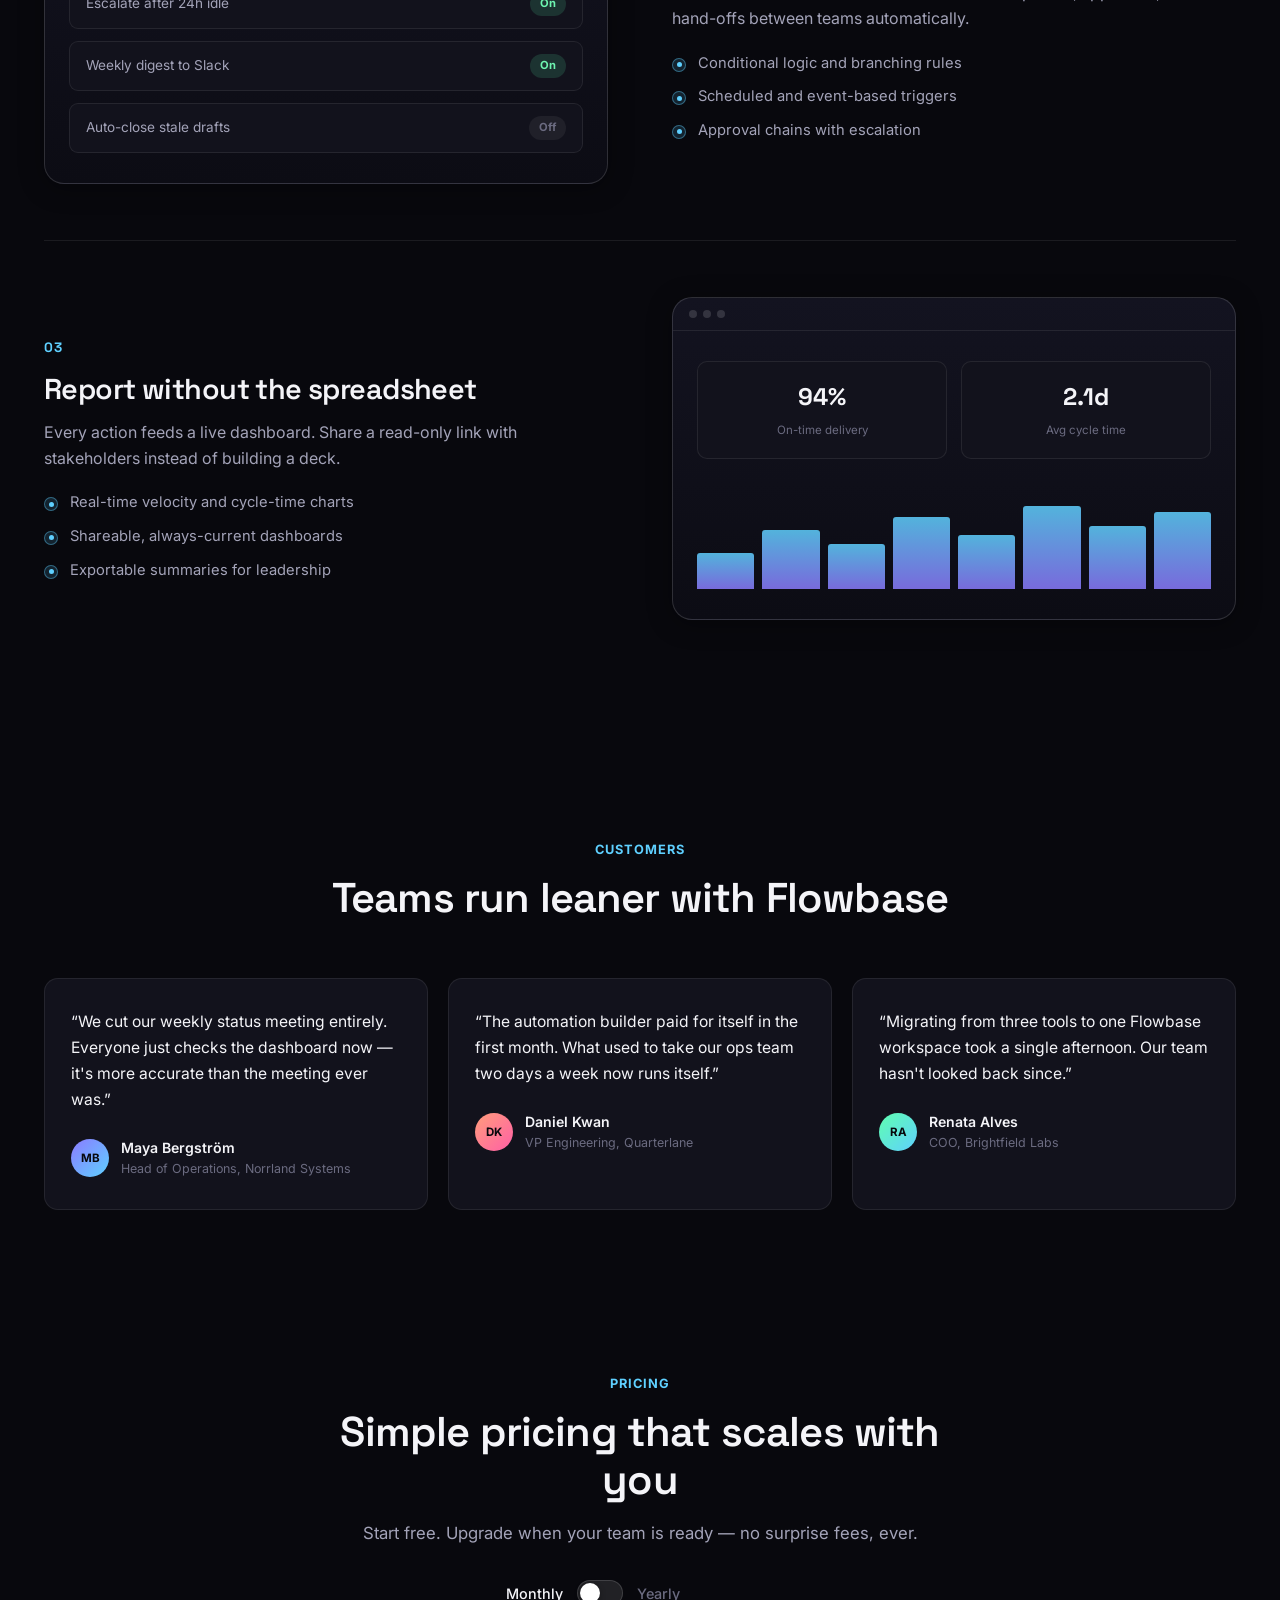
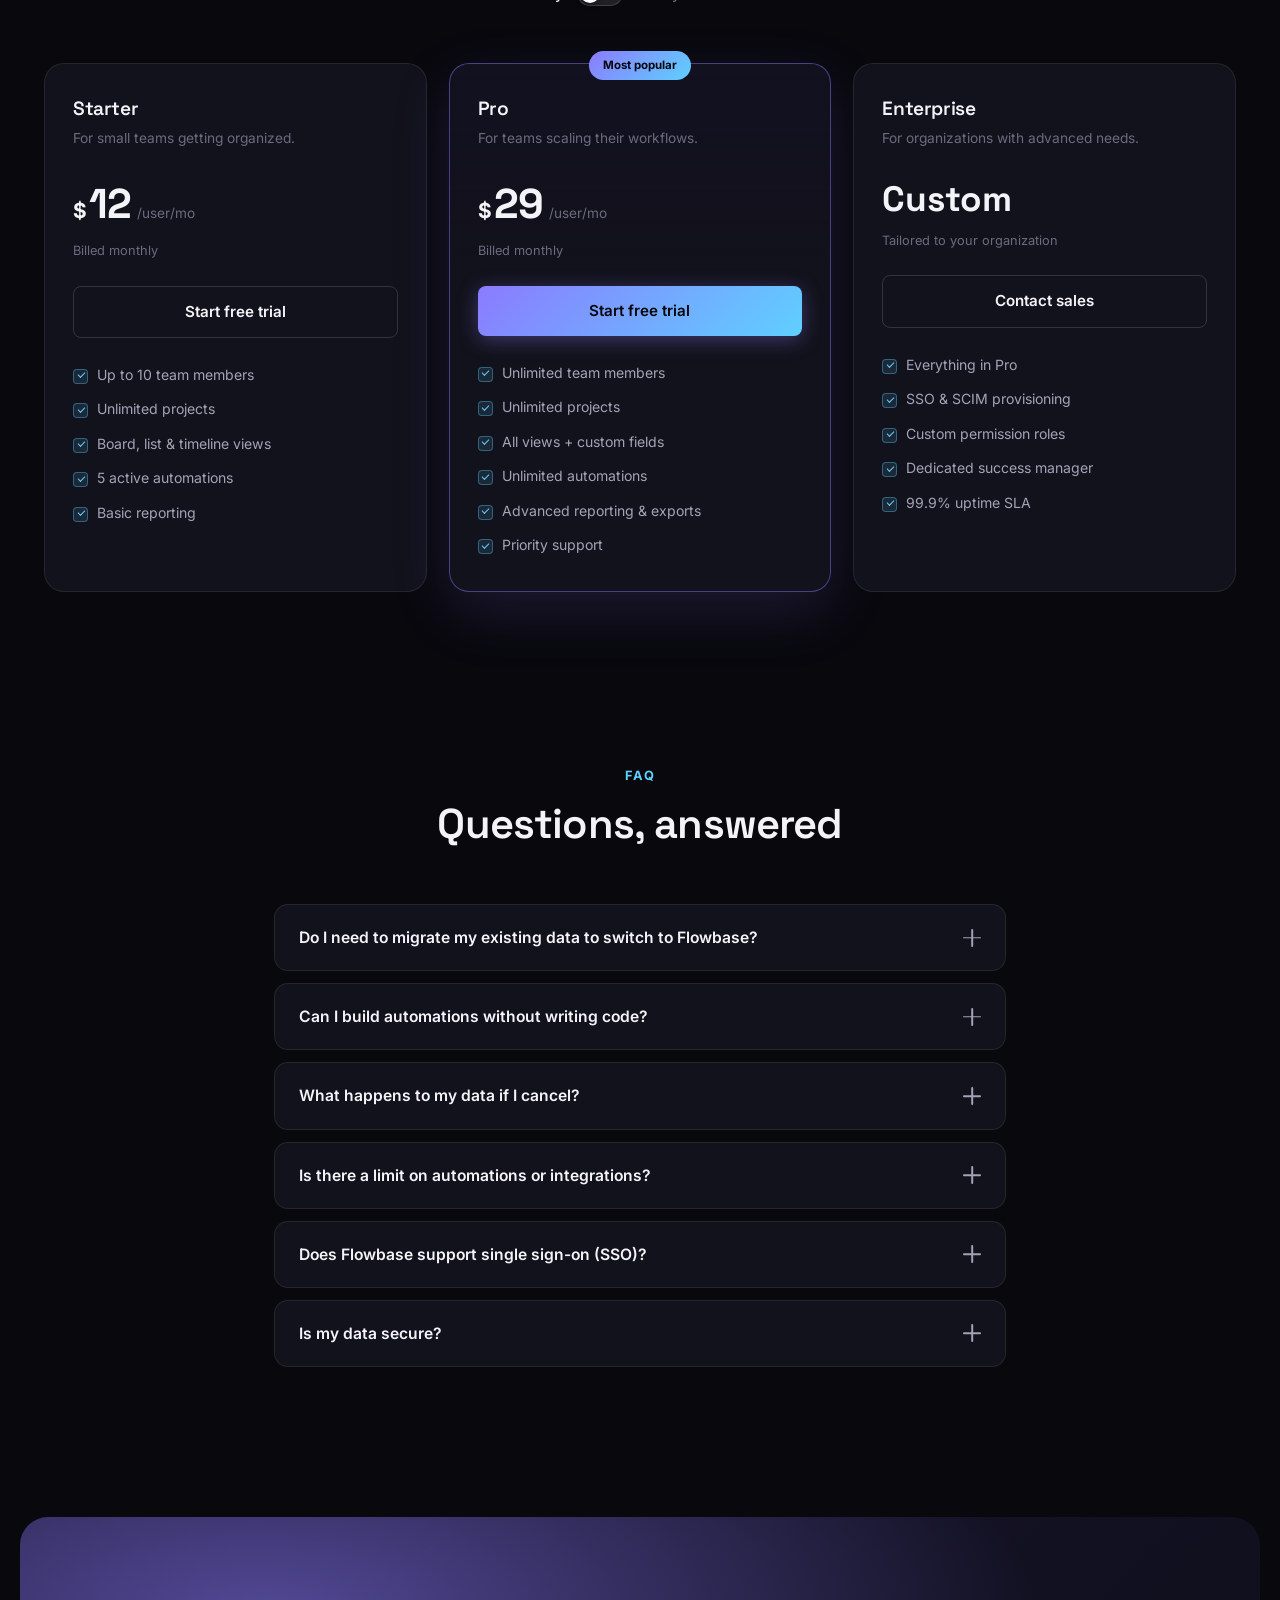
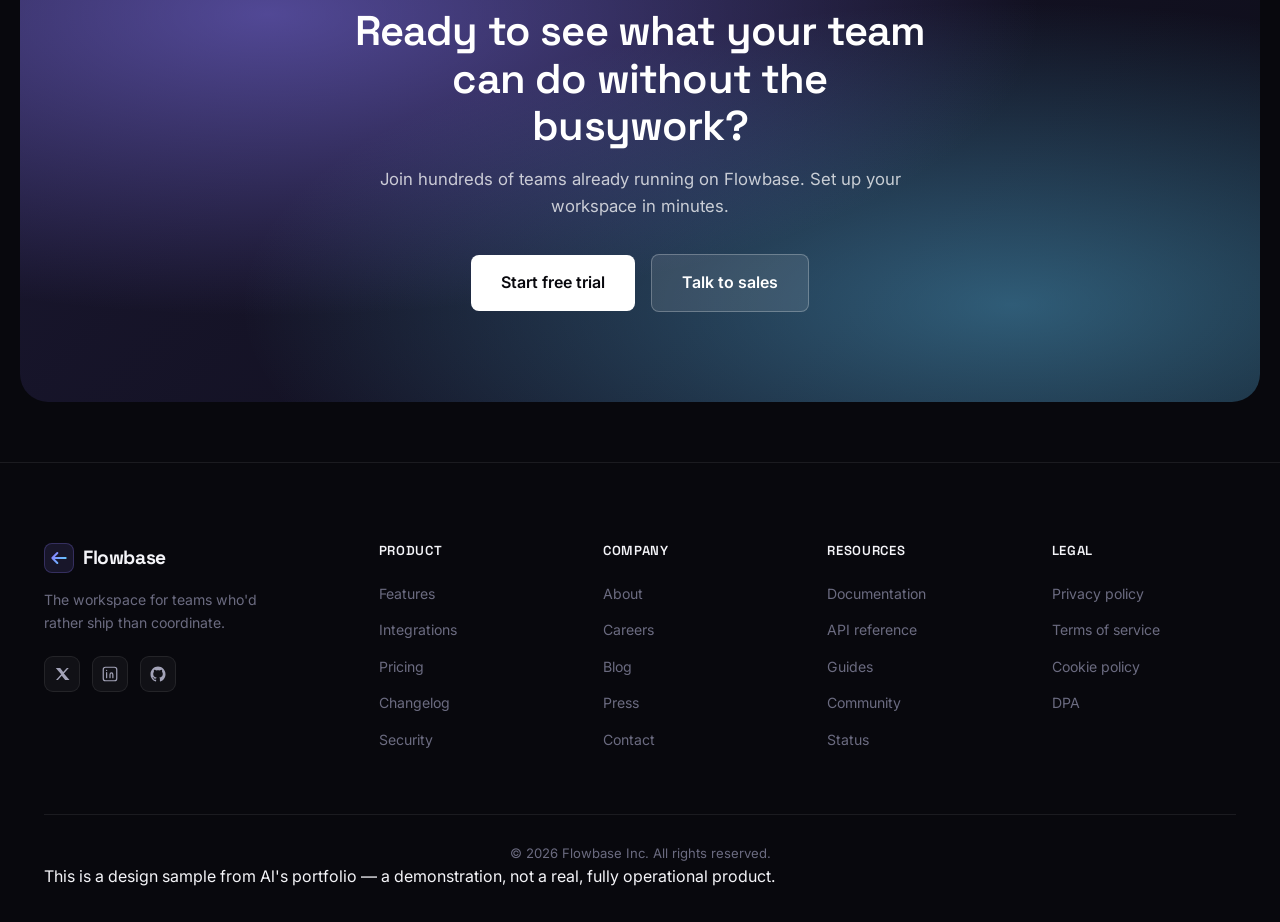
<file: 02-saas-landing/index.html>
<!DOCTYPE html>
<html lang="en">
<head>
<meta name="robots" content="noindex, nofollow">
<meta charset="UTF-8">
<meta name="viewport" content="width=device-width, initial-scale=1.0">
<title>Flowbase — Workflow automation for fast-moving teams</title>
<meta name="description" content="Flowbase turns your team's busywork into automated pipelines. Ship projects faster with a workspace built for planning, automation, and reporting.">

<link rel="preconnect" href="https://fonts.googleapis.com">
<link rel="preconnect" href="https://fonts.gstatic.com" crossorigin>
<link href="https://fonts.googleapis.com/css2?family=Space+Grotesk:wght@500;600;700&family=Inter:wght@400;500;600;700;800&display=swap" rel="stylesheet">

<link rel="stylesheet" href="css/style.css">
</head>
<body>

<!-- ================= NAV ================= -->
<header class="nav" id="nav">
  <div class="nav-inner container">
    <a href="#top" class="brand">
      <span class="brand-mark" aria-hidden="true">
        <svg width="22" height="22" viewBox="0 0 24 24" fill="none" xmlns="http://www.w3.org/2000/svg">
          <path d="M4 12L10 6M4 12L10 18M4 12H20" stroke="url(#navgrad)" stroke-width="2.4" stroke-linecap="round" stroke-linejoin="round"/>
          <defs>
            <linearGradient id="navgrad" x1="4" y1="6" x2="20" y2="18" gradientUnits="userSpaceOnUse">
              <stop stop-color="#8b7bff"/>
              <stop offset="1" stop-color="#5fd0ff"/>
            </linearGradient>
          </defs>
        </svg>
      </span>
      Flowbase
    </a>

    <nav class="nav-links" aria-label="Primary">
      <a href="#product" data-i18n="nav.product">Product</a>
      <a href="#features" data-i18n="nav.features">Features</a>
      <a href="#pricing" data-i18n="nav.pricing">Pricing</a>
      <a href="#customers" data-i18n="nav.customers">Customers</a>
    </nav>

    <div class="nav-actions">
      <a href="#" class="link-signin" data-i18n="nav.signin">Sign in</a>
      <a href="#pricing" class="btn btn-primary btn-sm" data-i18n="nav.getStarted">Get Started</a>
    </div>

    <!-- ============ LANGUAGE SWITCHER ============ -->
    <div class="lang-switcher" id="lang-switcher">
      <button class="lang-btn" id="lang-btn" type="button" aria-haspopup="listbox" aria-expanded="false" aria-label="Select language">
        <svg width="14" height="14" viewBox="0 0 24 24" fill="none" aria-hidden="true"><path d="M12 21C16.9706 21 21 16.9706 21 12C21 7.02944 16.9706 3 12 3C7.02944 3 3 7.02944 3 12C3 16.9706 7.02944 21 12 21Z" stroke="currentColor" stroke-width="1.5"/><path d="M3 12H21M12 3C14.5 5.7 15.8 8.8 15.8 12C15.8 15.2 14.5 18.3 12 21C9.5 18.3 8.2 15.2 8.2 12C8.2 8.8 9.5 5.7 12 3Z" stroke="currentColor" stroke-width="1.5"/></svg>
        <span id="lang-current">EN</span>
        <svg class="lang-chevron" width="10" height="10" viewBox="0 0 24 24" fill="none" aria-hidden="true"><path d="M6 9L12 15L18 9" stroke="currentColor" stroke-width="2" stroke-linecap="round" stroke-linejoin="round"/></svg>
      </button>
      <ul class="lang-menu" id="lang-menu" role="listbox" aria-label="Language">
        <li role="option" data-lang="ru">Русский</li>
        <li role="option" data-lang="uk">Українська</li>
        <li role="option" data-lang="en">English</li>
        <li role="option" data-lang="de">Deutsch</li>
        <li role="option" data-lang="es">Español</li>
      </ul>
    </div>

    <button class="hamburger" id="hamburger" aria-label="Open menu" aria-expanded="false" aria-controls="mobile-panel">
      <span></span><span></span><span></span>
    </button>
  </div>

  <!-- Mobile panel -->
  <div class="mobile-panel" id="mobile-panel">
    <nav aria-label="Mobile">
      <a href="#product" data-i18n="nav.product">Product</a>
      <a href="#features" data-i18n="nav.features">Features</a>
      <a href="#pricing" data-i18n="nav.pricing">Pricing</a>
      <a href="#customers" data-i18n="nav.customers">Customers</a>
      <a href="#" class="mobile-signin" data-i18n="nav.signin">Sign in</a>
      <a href="#pricing" class="btn btn-primary" data-i18n="nav.getStarted">Get Started</a>
    </nav>
  </div>
</header>

<main id="top">

  <!-- ================= HERO ================= -->
  <section class="hero">
    <div class="hero-glow" aria-hidden="true"></div>
    <div class="container hero-inner">
      <div class="eyebrow fade-in">
        <span class="dot"></span> <span data-i18n="hero.badge">Now with AI-assisted workflow builder</span>
      </div>
      <h1 class="hero-title fade-in">
        <span data-i18n="hero.title1">Run your team's work</span><br>
        <span data-i18n="hero.title2">on</span> <span class="text-gradient" data-i18n="hero.title3">autopilot.</span>
      </h1>
      <p class="hero-sub fade-in" data-i18n="hero.sub">
        Flowbase connects planning, automation, and reporting into one workspace —
        so your team spends less time coordinating and more time shipping.
      </p>
      <div class="hero-ctas fade-in">
        <a href="#pricing" class="btn btn-primary btn-lg" data-i18n="cta.startFreeTrial">Start free trial</a>
        <button class="btn btn-ghost btn-lg" id="watch-demo-btn" type="button">
          <svg width="16" height="16" viewBox="0 0 24 24" fill="none" xmlns="http://www.w3.org/2000/svg"><circle cx="12" cy="12" r="10" stroke="currentColor" stroke-width="1.6"/><path d="M10 8.5L16 12L10 15.5V8.5Z" fill="currentColor"/></svg>
          <span data-i18n="hero.watchDemo">Watch demo</span>
        </button>
      </div>
      <p class="hero-note fade-in" data-i18n="hero.note">No credit card required · 14-day free trial · Cancel anytime</p>

      <!-- ============ PRODUCT MOCKUP ============ -->
      <div class="mockup-wrap fade-in" id="product">
        <div class="mockup">
          <div class="mockup-topbar">
            <div class="mockup-dots"><span></span><span></span><span></span></div>
            <div class="mockup-tabs">
              <div class="mockup-tab active">Sprint Board</div>
              <div class="mockup-tab">Roadmap</div>
              <div class="mockup-tab">Automations</div>
            </div>
          </div>
          <div class="mockup-body">
            <aside class="mockup-sidebar">
              <div class="ms-workspace">
                <span class="ms-avatar">FB</span>
                <div>
                  <div class="ms-team">Flowbase</div>
                  <div class="ms-plan">Growth workspace</div>
                </div>
              </div>
              <div class="ms-nav">
                <div class="ms-item active">
                  <svg width="14" height="14" viewBox="0 0 24 24" fill="none"><rect x="3" y="3" width="7" height="7" rx="1.5" stroke="currentColor" stroke-width="1.8"/><rect x="14" y="3" width="7" height="7" rx="1.5" stroke="currentColor" stroke-width="1.8"/><rect x="3" y="14" width="7" height="7" rx="1.5" stroke="currentColor" stroke-width="1.8"/><rect x="14" y="14" width="7" height="7" rx="1.5" stroke="currentColor" stroke-width="1.8"/></svg>
                  Board
                </div>
                <div class="ms-item">
                  <svg width="14" height="14" viewBox="0 0 24 24" fill="none"><path d="M4 19V13M4 13V5M12 19V9M12 9V5M20 19V15M20 15V5" stroke="currentColor" stroke-width="1.8" stroke-linecap="round"/></svg>
                  Roadmap
                </div>
                <div class="ms-item">
                  <svg width="14" height="14" viewBox="0 0 24 24" fill="none"><path d="M13 2L4 14H12L11 22L20 10H12L13 2Z" stroke="currentColor" stroke-width="1.6" stroke-linejoin="round"/></svg>
                  Automations
                </div>
                <div class="ms-item">
                  <svg width="14" height="14" viewBox="0 0 24 24" fill="none"><path d="M3 12L21 4L13 21L11 13L3 12Z" stroke="currentColor" stroke-width="1.6" stroke-linejoin="round"/></svg>
                  Reports
                </div>
              </div>
              <div class="ms-chart">
                <div class="ms-chart-title">Velocity</div>
                <div class="ms-bars">
                  <span style="--h:35%"></span><span style="--h:55%"></span><span style="--h:40%"></span>
                  <span style="--h:70%"></span><span style="--h:60%"></span><span style="--h:88%"></span><span style="--h:75%"></span>
                </div>
              </div>
            </aside>
            <div class="mockup-main">
              <div class="kanban">
                <div class="kcol">
                  <div class="kcol-head"><span class="kdot kdot-gray"></span>Backlog <span class="kcount">6</span></div>
                  <div class="kcard"><span class="ktag ktag-blue">Design</span><p>Refine onboarding checklist</p><div class="kfooter"><span class="kavatar" style="--c1:#8b7bff;--c2:#5fd0ff">EM</span><span class="kmeta">2d</span></div></div>
                  <div class="kcard"><span class="ktag ktag-violet">API</span><p>Add webhook retries</p><div class="kfooter"><span class="kavatar" style="--c1:#ff9d7b;--c2:#ff5fa6">JK</span><span class="kmeta">4d</span></div></div>
                </div>
                <div class="kcol">
                  <div class="kcol-head"><span class="kdot kdot-blue"></span>In progress <span class="kcount">4</span></div>
                  <div class="kcard active-card"><span class="ktag ktag-green">Growth</span><p>Automate weekly report digest</p><div class="kbar"><span style="width:65%"></span></div><div class="kfooter"><span class="kavatar" style="--c1:#5fd0ff;--c2:#8b7bff">RS</span><span class="kmeta">Due Fri</span></div></div>
                  <div class="kcard"><span class="ktag ktag-blue">Design</span><p>Kanban drag polish</p><div class="kfooter"><span class="kavatar" style="--c1:#ffd166;--c2:#ff9d7b">AL</span><span class="kmeta">1d</span></div></div>
                </div>
                <div class="kcol">
                  <div class="kcol-head"><span class="kdot kdot-green"></span>Done <span class="kcount">12</span></div>
                  <div class="kcard done-card"><span class="ktag ktag-green">Shipped</span><p>Slack notification rules</p><div class="kfooter"><span class="kavatar" style="--c1:#5fffb0;--c2:#5fd0ff">TN</span><span class="kmeta">Today</span></div></div>
                </div>
              </div>
            </div>
          </div>
        </div>
      </div>
    </div>
  </section>

  <!-- ================= LOGO STRIP ================= -->
  <section class="logo-strip fade-in" id="customers">
    <div class="container">
      <p class="logo-strip-label" data-i18n="logos.label">Trusted by teams at</p>
      <div class="logo-row">
        <span class="wordmark">Norrland&nbsp;Systems</span>
        <span class="wordmark">Quarterlane</span>
        <span class="wordmark">Vantik</span>
        <span class="wordmark">Brightfield&nbsp;Labs</span>
        <span class="wordmark">Cedar&nbsp;&amp;&nbsp;Co</span>
        <span class="wordmark">Marlowe&nbsp;Digital</span>
      </div>
    </div>
  </section>

  <!-- ================= FEATURES ================= -->
  <section class="features" id="features">
    <div class="container">
      <div class="section-head fade-in">
        <span class="section-kicker" data-i18n="features.kicker">Features</span>
        <h2 data-i18n="features.title">Everything your team needs, minus the busywork</h2>
        <p data-i18n="features.subtitle">Flowbase replaces a stack of disconnected tools with one workspace that plans, automates, and reports on your team's work automatically.</p>
      </div>

      <div class="feature-grid">
        <div class="feature-card fade-in">
          <div class="feature-icon">
            <svg width="22" height="22" viewBox="0 0 24 24" fill="none"><path d="M13 2L4 14H12L11 22L20 10H12L13 2Z" stroke="currentColor" stroke-width="1.6" stroke-linejoin="round"/></svg>
          </div>
          <h3 data-i18n="features.f1.title">Visual automation builder</h3>
          <p data-i18n="features.f1.desc">Design multi-step automations with a drag-and-drop canvas — no scripts, no engineering tickets required.</p>
        </div>
        <div class="feature-card fade-in">
          <div class="feature-icon">
            <svg width="22" height="22" viewBox="0 0 24 24" fill="none"><rect x="3" y="3" width="7" height="7" rx="1.5" stroke="currentColor" stroke-width="1.8"/><rect x="14" y="3" width="7" height="7" rx="1.5" stroke="currentColor" stroke-width="1.8"/><rect x="3" y="14" width="7" height="7" rx="1.5" stroke="currentColor" stroke-width="1.8"/><rect x="14" y="14" width="7" height="7" rx="1.5" stroke="currentColor" stroke-width="1.8"/></svg>
          </div>
          <h3 data-i18n="features.f2.title">Flexible project views</h3>
          <p data-i18n="features.f2.desc">Switch between board, timeline, and table views instantly. Every view stays in sync — no duplicate data entry.</p>
        </div>
        <div class="feature-card fade-in">
          <div class="feature-icon">
            <svg width="22" height="22" viewBox="0 0 24 24" fill="none"><path d="M3 12L21 4L13 21L11 13L3 12Z" stroke="currentColor" stroke-width="1.6" stroke-linejoin="round"/></svg>
          </div>
          <h3 data-i18n="features.f3.title">Smart notifications</h3>
          <p data-i18n="features.f3.desc">Context-aware alerts route to the right person on the right channel, so nothing important gets buried.</p>
        </div>
        <div class="feature-card fade-in">
          <div class="feature-icon">
            <svg width="22" height="22" viewBox="0 0 24 24" fill="none"><path d="M4 19V13M4 13V5M12 19V9M12 9V5M20 19V15M20 15V5" stroke="currentColor" stroke-width="1.8" stroke-linecap="round"/></svg>
          </div>
          <h3 data-i18n="features.f4.title">Live reporting</h3>
          <p data-i18n="features.f4.desc">Auto-generated dashboards track velocity, cycle time, and workload — always current, never a stale spreadsheet.</p>
        </div>
        <div class="feature-card fade-in">
          <div class="feature-icon">
            <svg width="22" height="22" viewBox="0 0 24 24" fill="none"><rect x="3" y="4" width="18" height="16" rx="2.5" stroke="currentColor" stroke-width="1.7"/><path d="M3 9H21" stroke="currentColor" stroke-width="1.7"/><path d="M8 2V6M16 2V6" stroke="currentColor" stroke-width="1.7" stroke-linecap="round"/></svg>
          </div>
          <h3 data-i18n="features.f5.title">Deep integrations</h3>
          <p data-i18n="features.f5.desc">Native connections to the tools you already use, plus an open API for the ones you've built yourself.</p>
        </div>
        <div class="feature-card fade-in">
          <div class="feature-icon">
            <svg width="22" height="22" viewBox="0 0 24 24" fill="none"><path d="M12 2L20 6V12C20 17 16.5 20.7 12 22C7.5 20.7 4 17 4 12V6L12 2Z" stroke="currentColor" stroke-width="1.6" stroke-linejoin="round"/><path d="M9 12L11 14L15.5 9.5" stroke="currentColor" stroke-width="1.6" stroke-linecap="round" stroke-linejoin="round"/></svg>
          </div>
          <h3 data-i18n="features.f6.title">Enterprise-grade security</h3>
          <p data-i18n="features.f6.desc">SSO, granular permissions, and full audit logs come standard — built for teams that can't compromise.</p>
        </div>
      </div>
    </div>
  </section>

  <!-- ================= HOW IT WORKS ================= -->
  <section class="how-it-works" id="how">
    <div class="container">
      <div class="section-head fade-in">
        <span class="section-kicker" data-i18n="how.kicker">How it works</span>
        <h2 data-i18n="how.title">From chaos to clarity in three steps</h2>
      </div>

      <div class="step-row fade-in">
        <div class="step-text">
          <span class="step-num">01</span>
          <h3 data-i18n="how.s1.title">Map your workflow</h3>
          <p data-i18n="how.s1.desc">Import your existing process or start from one of 40+ templates. Flowbase adapts to how your team already works — not the other way around.</p>
          <ul class="step-list">
            <li data-i18n="how.s1.li1">Drag-and-drop workflow canvas</li>
            <li data-i18n="how.s1.li2">Templates for engineering, marketing, and ops</li>
            <li data-i18n="how.s1.li3">Import from spreadsheets in one click</li>
          </ul>
        </div>
        <div class="step-visual">
          <div class="mini-mockup">
            <div class="mini-mockup-head"><span></span><span></span><span></span></div>
            <div class="mini-mockup-body flow-diagram">
              <div class="flow-node">Trigger</div>
              <div class="flow-line"></div>
              <div class="flow-node">Assign</div>
              <div class="flow-line"></div>
              <div class="flow-node accent">Notify</div>
            </div>
          </div>
        </div>
      </div>

      <div class="step-row reverse fade-in">
        <div class="step-text">
          <span class="step-num">02</span>
          <h3 data-i18n="how.s2.title">Automate the busywork</h3>
          <p data-i18n="how.s2.desc">Set rules once and let Flowbase handle status updates, approvals, and hand-offs between teams automatically.</p>
          <ul class="step-list">
            <li data-i18n="how.s2.li1">Conditional logic and branching rules</li>
            <li data-i18n="how.s2.li2">Scheduled and event-based triggers</li>
            <li data-i18n="how.s2.li3">Approval chains with escalation</li>
          </ul>
        </div>
        <div class="step-visual">
          <div class="mini-mockup">
            <div class="mini-mockup-head"><span></span><span></span><span></span></div>
            <div class="mini-mockup-body">
              <div class="toggle-rows">
                <div class="toggle-row"><span>Auto-assign new tickets</span><span class="pill pill-on">On</span></div>
                <div class="toggle-row"><span>Escalate after 24h idle</span><span class="pill pill-on">On</span></div>
                <div class="toggle-row"><span>Weekly digest to Slack</span><span class="pill pill-on">On</span></div>
                <div class="toggle-row"><span>Auto-close stale drafts</span><span class="pill pill-off">Off</span></div>
              </div>
            </div>
          </div>
        </div>
      </div>

      <div class="step-row fade-in">
        <div class="step-text">
          <span class="step-num">03</span>
          <h3 data-i18n="how.s3.title">Report without the spreadsheet</h3>
          <p data-i18n="how.s3.desc">Every action feeds a live dashboard. Share a read-only link with stakeholders instead of building a deck.</p>
          <ul class="step-list">
            <li data-i18n="how.s3.li1">Real-time velocity and cycle-time charts</li>
            <li data-i18n="how.s3.li2">Shareable, always-current dashboards</li>
            <li data-i18n="how.s3.li3">Exportable summaries for leadership</li>
          </ul>
        </div>
        <div class="step-visual">
          <div class="mini-mockup">
            <div class="mini-mockup-head"><span></span><span></span><span></span></div>
            <div class="mini-mockup-body">
              <div class="stat-row">
                <div class="stat-box"><span class="stat-num">94%</span><span class="stat-label">On-time delivery</span></div>
                <div class="stat-box"><span class="stat-num">2.1d</span><span class="stat-label">Avg cycle time</span></div>
              </div>
              <div class="ms-bars big">
                <span style="--h:40%"></span><span style="--h:65%"></span><span style="--h:50%"></span>
                <span style="--h:80%"></span><span style="--h:60%"></span><span style="--h:92%"></span><span style="--h:70%"></span><span style="--h:85%"></span>
              </div>
            </div>
          </div>
        </div>
      </div>
    </div>
  </section>

  <!-- ================= TESTIMONIALS ================= -->
  <section class="testimonials">
    <div class="container">
      <div class="section-head fade-in">
        <span class="section-kicker" data-i18n="testimonials.kicker">Customers</span>
        <h2 data-i18n="testimonials.title">Teams run leaner with Flowbase</h2>
      </div>

      <div class="testimonial-grid">
        <figure class="testimonial-card fade-in">
          <blockquote data-i18n="testimonials.t1.quote">"We cut our weekly status meeting entirely. Everyone just checks the dashboard now — it's more accurate than the meeting ever was."</blockquote>
          <figcaption>
            <span class="avatar" style="--c1:#8b7bff;--c2:#5fd0ff">MB</span>
            <div>
              <div class="cite-name">Maya Bergström</div>
              <div class="cite-role" data-i18n="testimonials.t1.role">Head of Operations, Norrland Systems</div>
            </div>
          </figcaption>
        </figure>
        <figure class="testimonial-card fade-in">
          <blockquote data-i18n="testimonials.t2.quote">"The automation builder paid for itself in the first month. What used to take our ops team two days a week now runs itself."</blockquote>
          <figcaption>
            <span class="avatar" style="--c1:#ff9d7b;--c2:#ff5fa6">DK</span>
            <div>
              <div class="cite-name">Daniel Kwan</div>
              <div class="cite-role" data-i18n="testimonials.t2.role">VP Engineering, Quarterlane</div>
            </div>
          </figcaption>
        </figure>
        <figure class="testimonial-card fade-in">
          <blockquote data-i18n="testimonials.t3.quote">"Migrating from three tools to one Flowbase workspace took a single afternoon. Our team hasn't looked back since."</blockquote>
          <figcaption>
            <span class="avatar" style="--c1:#5fffb0;--c2:#5fd0ff">RA</span>
            <div>
              <div class="cite-name">Renata Alves</div>
              <div class="cite-role" data-i18n="testimonials.t3.role">COO, Brightfield Labs</div>
            </div>
          </figcaption>
        </figure>
      </div>
    </div>
  </section>

  <!-- ================= PRICING ================= -->
  <section class="pricing" id="pricing">
    <div class="container">
      <div class="section-head fade-in">
        <span class="section-kicker" data-i18n="pricing.kicker">Pricing</span>
        <h2 data-i18n="pricing.title">Simple pricing that scales with you</h2>
        <p data-i18n="pricing.subtitle">Start free. Upgrade when your team is ready — no surprise fees, ever.</p>

        <div class="billing-toggle">
          <span class="toggle-label" id="label-monthly" data-i18n="pricing.monthly">Monthly</span>
          <button class="switch" id="billing-switch" role="switch" aria-checked="false" aria-label="Toggle yearly billing">
            <span class="switch-knob"></span>
          </button>
          <span class="toggle-label" id="label-yearly" data-i18n="pricing.yearly">Yearly</span>
          <span class="save-badge" data-i18n="pricing.save20">Save 20%</span>
        </div>
      </div>

      <div class="pricing-grid">
        <div class="price-card fade-in">
          <h3 data-i18n="pricing.starter.name">Starter</h3>
          <p class="price-desc" data-i18n="pricing.starter.desc">For small teams getting organized.</p>
          <div class="price-amount">
            <span class="currency">$</span><span class="amount" data-monthly="12" data-yearly="10">12</span><span class="period" data-i18n="pricing.perUserMo">/user/mo</span>
          </div>
          <p class="price-billed-note" data-monthly-note="pricing.billedMonthly" data-yearly-note="pricing.billedYearly" data-i18n="pricing.billedMonthly">Billed monthly</p>
          <a href="#" class="btn btn-outline btn-block" data-i18n="cta.startFreeTrial">Start free trial</a>
          <ul class="price-features">
            <li data-i18n="pricing.starter.f1">Up to 10 team members</li>
            <li data-i18n="pricing.starter.f2">Unlimited projects</li>
            <li data-i18n="pricing.starter.f3">Board, list &amp; timeline views</li>
            <li data-i18n="pricing.starter.f4">5 active automations</li>
            <li data-i18n="pricing.starter.f5">Basic reporting</li>
          </ul>
        </div>

        <div class="price-card featured fade-in">
          <span class="price-badge" data-i18n="pricing.pro.badge">Most popular</span>
          <h3 data-i18n="pricing.pro.name">Pro</h3>
          <p class="price-desc" data-i18n="pricing.pro.desc">For teams scaling their workflows.</p>
          <div class="price-amount">
            <span class="currency">$</span><span class="amount" data-monthly="29" data-yearly="23">29</span><span class="period" data-i18n="pricing.perUserMo">/user/mo</span>
          </div>
          <p class="price-billed-note" data-monthly-note="pricing.billedMonthly" data-yearly-note="pricing.billedYearly" data-i18n="pricing.billedMonthly">Billed monthly</p>
          <a href="#" class="btn btn-primary btn-block" data-i18n="cta.startFreeTrial">Start free trial</a>
          <ul class="price-features">
            <li data-i18n="pricing.pro.f1">Unlimited team members</li>
            <li data-i18n="pricing.pro.f2">Unlimited projects</li>
            <li data-i18n="pricing.pro.f3">All views + custom fields</li>
            <li data-i18n="pricing.pro.f4">Unlimited automations</li>
            <li data-i18n="pricing.pro.f5">Advanced reporting &amp; exports</li>
            <li data-i18n="pricing.pro.f6">Priority support</li>
          </ul>
        </div>

        <div class="price-card fade-in">
          <h3 data-i18n="pricing.enterprise.name">Enterprise</h3>
          <p class="price-desc" data-i18n="pricing.enterprise.desc">For organizations with advanced needs.</p>
          <div class="price-amount">
            <span class="amount-custom" data-i18n="pricing.custom">Custom</span>
          </div>
          <p class="price-billed-note" data-i18n="pricing.tailored">Tailored to your organization</p>
          <a href="#" class="btn btn-outline btn-block" data-i18n="cta.contactSales">Contact sales</a>
          <ul class="price-features">
            <li data-i18n="pricing.enterprise.f1">Everything in Pro</li>
            <li data-i18n="pricing.enterprise.f2">SSO &amp; SCIM provisioning</li>
            <li data-i18n="pricing.enterprise.f3">Custom permission roles</li>
            <li data-i18n="pricing.enterprise.f4">Dedicated success manager</li>
            <li data-i18n="pricing.enterprise.f5">99.9% uptime SLA</li>
          </ul>
        </div>
      </div>
    </div>
  </section>

  <!-- ================= FAQ ================= -->
  <section class="faq" id="faq">
    <div class="container container-narrow">
      <div class="section-head fade-in">
        <span class="section-kicker" data-i18n="faq.kicker">FAQ</span>
        <h2 data-i18n="faq.title">Questions, answered</h2>
      </div>

      <div class="accordion fade-in">
        <div class="accordion-item">
          <button class="accordion-trigger" aria-expanded="false">
            <span data-i18n="faq.q1">Do I need to migrate my existing data to switch to Flowbase?</span>
            <span class="accordion-icon" aria-hidden="true"></span>
          </button>
          <div class="accordion-panel">
            <p data-i18n="faq.a1">No. Flowbase includes one-click importers for CSV, spreadsheets, and most popular project tools. Most teams complete migration in under an hour, and our onboarding team can assist with larger data sets at no extra cost.</p>
          </div>
        </div>
        <div class="accordion-item">
          <button class="accordion-trigger" aria-expanded="false">
            <span data-i18n="faq.q2">Can I build automations without writing code?</span>
            <span class="accordion-icon" aria-hidden="true"></span>
          </button>
          <div class="accordion-panel">
            <p data-i18n="faq.a2">Yes. The visual automation builder uses a trigger-and-action model with conditional branching — entirely drag-and-drop. For advanced use cases, Pro and Enterprise plans also expose a REST API and webhook support.</p>
          </div>
        </div>
        <div class="accordion-item">
          <button class="accordion-trigger" aria-expanded="false">
            <span data-i18n="faq.q3">What happens to my data if I cancel?</span>
            <span class="accordion-icon" aria-hidden="true"></span>
          </button>
          <div class="accordion-panel">
            <p data-i18n="faq.a3">You can export all of your projects, tasks, and reports at any time in CSV or JSON format. After cancellation, we retain your data for 30 days in case you'd like to reactivate, then it's permanently deleted.</p>
          </div>
        </div>
        <div class="accordion-item">
          <button class="accordion-trigger" aria-expanded="false">
            <span data-i18n="faq.q4">Is there a limit on automations or integrations?</span>
            <span class="accordion-icon" aria-hidden="true"></span>
          </button>
          <div class="accordion-panel">
            <p data-i18n="faq.a4">Starter plans include 5 active automations. Pro and Enterprise plans include unlimited automations and integrations, with no cap on monthly execution volume.</p>
          </div>
        </div>
        <div class="accordion-item">
          <button class="accordion-trigger" aria-expanded="false">
            <span data-i18n="faq.q5">Does Flowbase support single sign-on (SSO)?</span>
            <span class="accordion-icon" aria-hidden="true"></span>
          </button>
          <div class="accordion-panel">
            <p data-i18n="faq.a5">SSO via SAML and SCIM provisioning is available on the Enterprise plan, along with custom permission roles and dedicated onboarding support for your IT team.</p>
          </div>
        </div>
        <div class="accordion-item">
          <button class="accordion-trigger" aria-expanded="false">
            <span data-i18n="faq.q6">Is my data secure?</span>
            <span class="accordion-icon" aria-hidden="true"></span>
          </button>
          <div class="accordion-panel">
            <p data-i18n="faq.a6">All data is encrypted in transit and at rest. Flowbase undergoes regular independent security audits and offers granular, role-based access controls on every plan.</p>
          </div>
        </div>
      </div>
    </div>
  </section>

  <!-- ================= FINAL CTA ================= -->
  <section class="final-cta">
    <div class="container final-cta-inner fade-in">
      <h2 data-i18n="ctaFinal.title">Ready to see what your team can do without the busywork?</h2>
      <p data-i18n="ctaFinal.subtitle">Join hundreds of teams already running on Flowbase. Set up your workspace in minutes.</p>
      <div class="hero-ctas">
        <a href="#pricing" class="btn btn-light btn-lg" data-i18n="cta.startFreeTrial">Start free trial</a>
        <a href="#" class="btn btn-ghost-light btn-lg" data-i18n="cta.talkToSales">Talk to sales</a>
      </div>
    </div>
  </section>

</main>

<!-- ================= FOOTER ================= -->
<footer class="footer">
  <div class="container">
    <div class="footer-top">
      <div class="footer-brand">
        <a href="#top" class="brand">
          <span class="brand-mark" aria-hidden="true">
            <svg width="20" height="20" viewBox="0 0 24 24" fill="none" xmlns="http://www.w3.org/2000/svg">
              <path d="M4 12L10 6M4 12L10 18M4 12H20" stroke="url(#footgrad)" stroke-width="2.4" stroke-linecap="round" stroke-linejoin="round"/>
              <defs>
                <linearGradient id="footgrad" x1="4" y1="6" x2="20" y2="18" gradientUnits="userSpaceOnUse">
                  <stop stop-color="#8b7bff"/>
                  <stop offset="1" stop-color="#5fd0ff"/>
                </linearGradient>
              </defs>
            </svg>
          </span>
          Flowbase
        </a>
        <p data-i18n="footer.tagline">The workspace for teams who'd rather ship than coordinate.</p>
        <div class="social-icons">
          <a href="#" aria-label="Flowbase on X">
            <svg width="18" height="18" viewBox="0 0 24 24" fill="none"><path d="M4 4L20 20M20 4L4 20" stroke="currentColor" stroke-width="0"/><path d="M18.5 4H21L14.5 11.2L22 20H16.2L11.7 14.3L6.5 20H4L10.9 12.3L3.7 4H9.6L13.6 9.2L18.5 4Z" fill="currentColor"/></svg>
          </a>
          <a href="#" aria-label="Flowbase on LinkedIn">
            <svg width="18" height="18" viewBox="0 0 24 24" fill="none"><rect x="3" y="3" width="18" height="18" rx="3" stroke="currentColor" stroke-width="1.6"/><path d="M7.5 10V17M7.5 7.2V7.21M12 17V13C12 11.6 12.8 10.6 14 10.6C15.1 10.6 15.8 11.4 15.8 13V17" stroke="currentColor" stroke-width="1.6" stroke-linecap="round"/></svg>
          </a>
          <a href="#" aria-label="Flowbase on GitHub">
            <svg width="18" height="18" viewBox="0 0 24 24" fill="none"><path d="M12 2C6.48 2 2 6.58 2 12.2C2 16.7 4.87 20.5 8.84 21.85C9.34 21.94 9.5 21.63 9.5 21.36V19.6C6.73 20.2 6.14 18.2 6.14 18.2C5.68 17.05 5.03 16.74 5.03 16.74C4.13 16.12 5.1 16.13 5.1 16.13C6.1 16.2 6.63 17.17 6.63 17.17C7.5 18.68 8.94 18.25 9.5 18C9.59 17.36 9.85 16.93 10.14 16.68C7.95 16.43 5.62 15.58 5.62 11.75C5.62 10.65 6.01 9.75 6.65 9.05C6.55 8.79 6.2 7.77 6.75 6.36C6.75 6.36 7.6 6.09 9.5 7.38C10.3 7.15 11.15 7.04 12 7.04C12.85 7.04 13.7 7.15 14.5 7.38C16.4 6.09 17.25 6.36 17.25 6.36C17.8 7.77 17.45 8.79 17.35 9.05C17.99 9.75 18.38 10.65 18.38 11.75C18.38 15.59 16.04 16.43 13.84 16.67C14.2 16.98 14.53 17.6 14.53 18.53V21.36C14.53 21.63 14.69 21.95 15.2 21.85C19.17 20.49 22 16.7 22 12.2C22 6.58 17.52 2 12 2Z" fill="currentColor"/></svg>
          </a>
        </div>
      </div>

      <div class="footer-col">
        <h4 data-i18n="footer.col.product">Product</h4>
        <a href="#" data-i18n="footer.product.f1">Features</a>
        <a href="#" data-i18n="footer.product.f2">Integrations</a>
        <a href="#" data-i18n="footer.product.f3">Pricing</a>
        <a href="#" data-i18n="footer.product.f4">Changelog</a>
        <a href="#" data-i18n="footer.product.f5">Security</a>
      </div>
      <div class="footer-col">
        <h4 data-i18n="footer.col.company">Company</h4>
        <a href="#" data-i18n="footer.company.f1">About</a>
        <a href="#" data-i18n="footer.company.f2">Careers</a>
        <a href="#" data-i18n="footer.company.f3">Blog</a>
        <a href="#" data-i18n="footer.company.f4">Press</a>
        <a href="#" data-i18n="footer.company.f5">Contact</a>
      </div>
      <div class="footer-col">
        <h4 data-i18n="footer.col.resources">Resources</h4>
        <a href="#" data-i18n="footer.resources.f1">Documentation</a>
        <a href="#" data-i18n="footer.resources.f2">API reference</a>
        <a href="#" data-i18n="footer.resources.f3">Guides</a>
        <a href="#" data-i18n="footer.resources.f4">Community</a>
        <a href="#" data-i18n="footer.resources.f5">Status</a>
      </div>
      <div class="footer-col">
        <h4 data-i18n="footer.col.legal">Legal</h4>
        <a href="#" data-i18n="footer.legal.f1">Privacy policy</a>
        <a href="#" data-i18n="footer.legal.f2">Terms of service</a>
        <a href="#" data-i18n="footer.legal.f3">Cookie policy</a>
        <a href="#" data-i18n="footer.legal.f4">DPA</a>
      </div>
    </div>

    <div class="footer-bottom">
      <p>&copy; 2026 Flowbase Inc. <span data-i18n="footer.rights">All rights reserved.</span></p>
    </div>

    <p class="footer-disclaimer" data-i18n="footer.disclaimer">This is a design sample from Al's portfolio — a demonstration, not a real, fully operational product.</p>
  </div>
</footer>

<script src="js/script.js"></script>
</body>
</html>
</file>
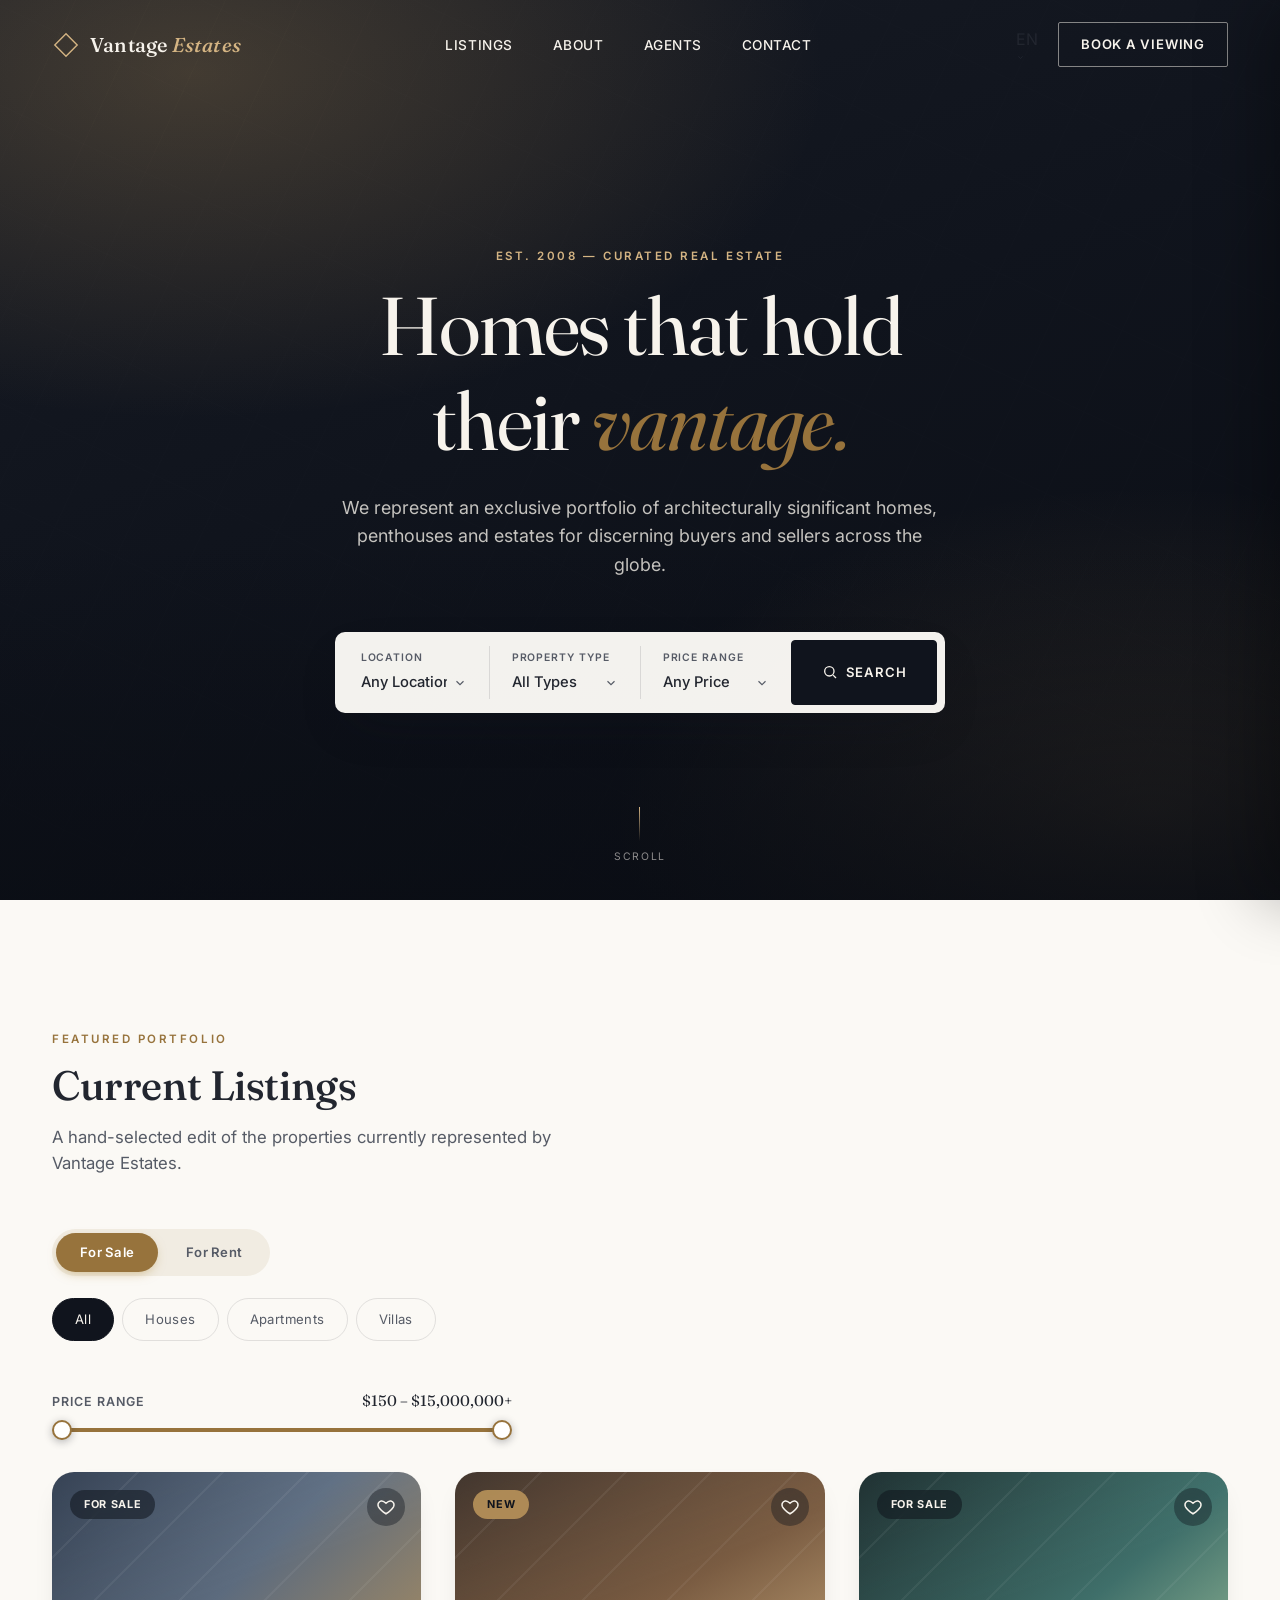
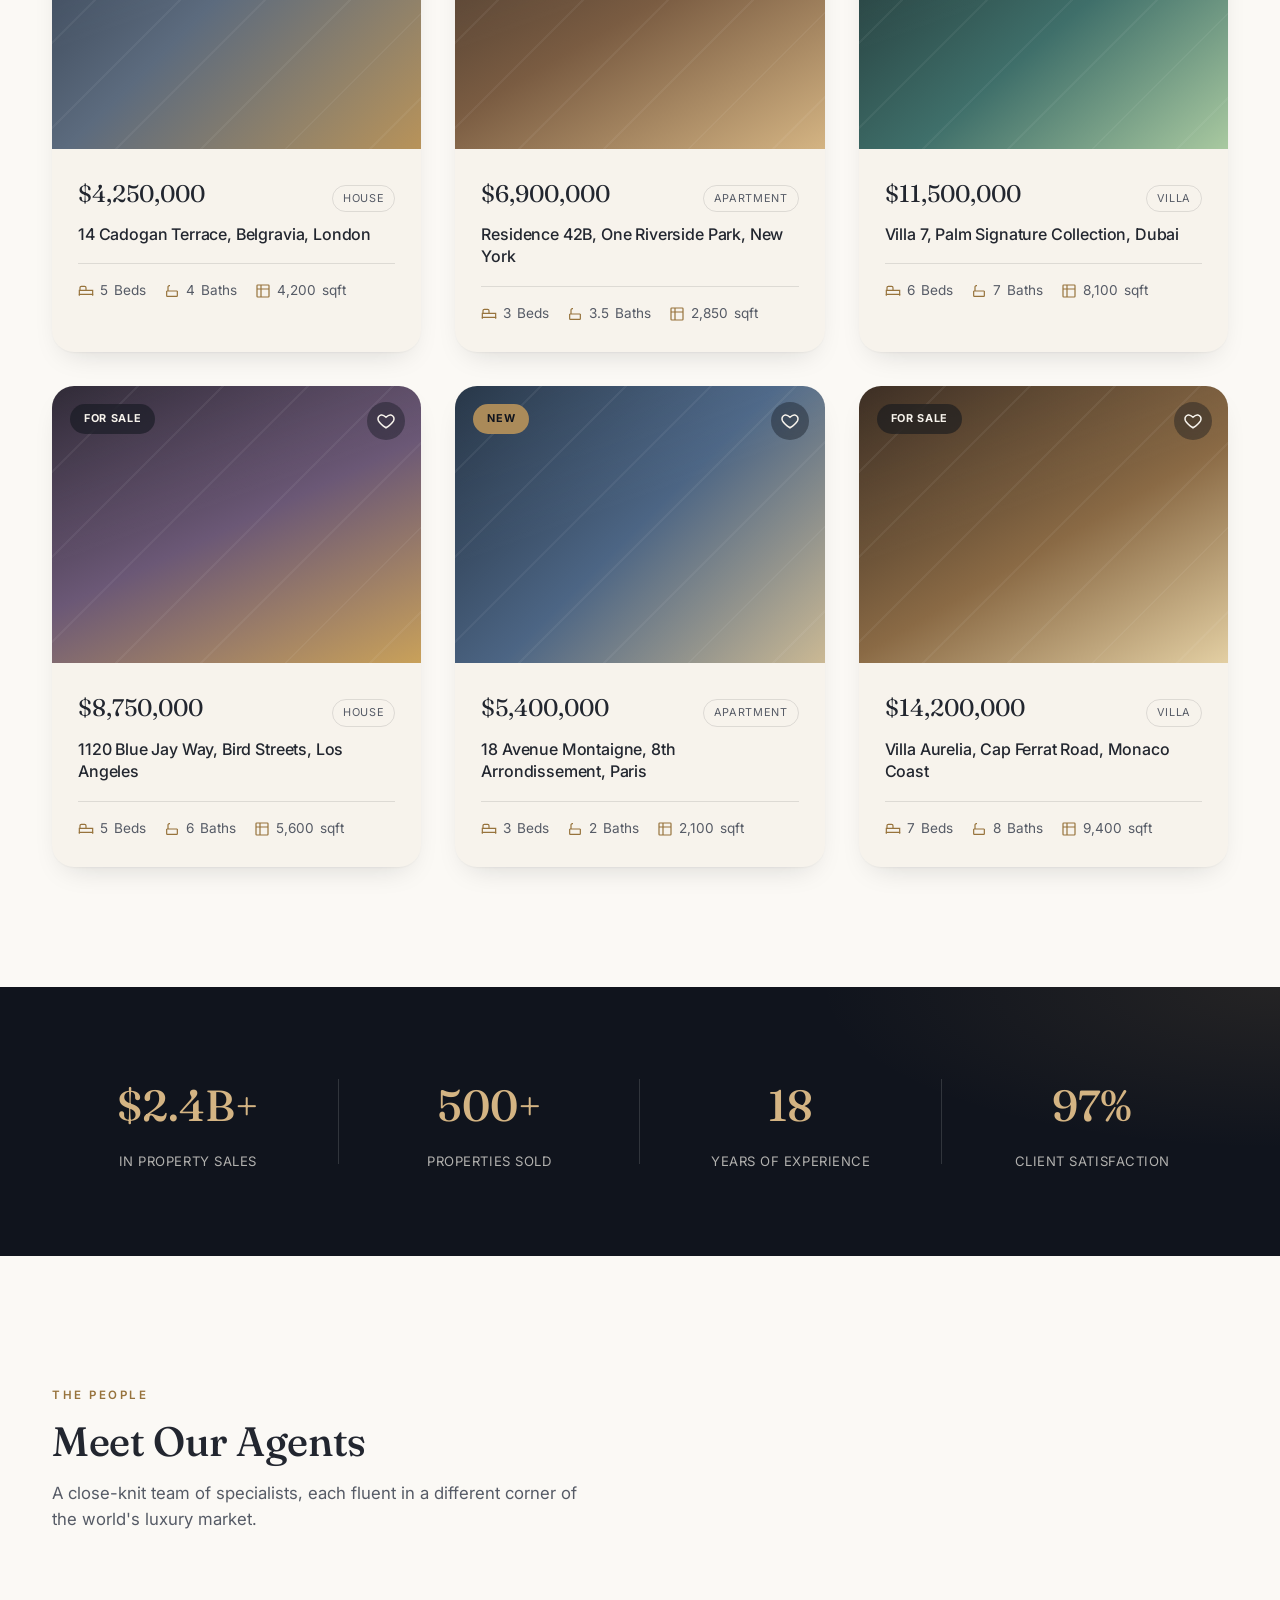
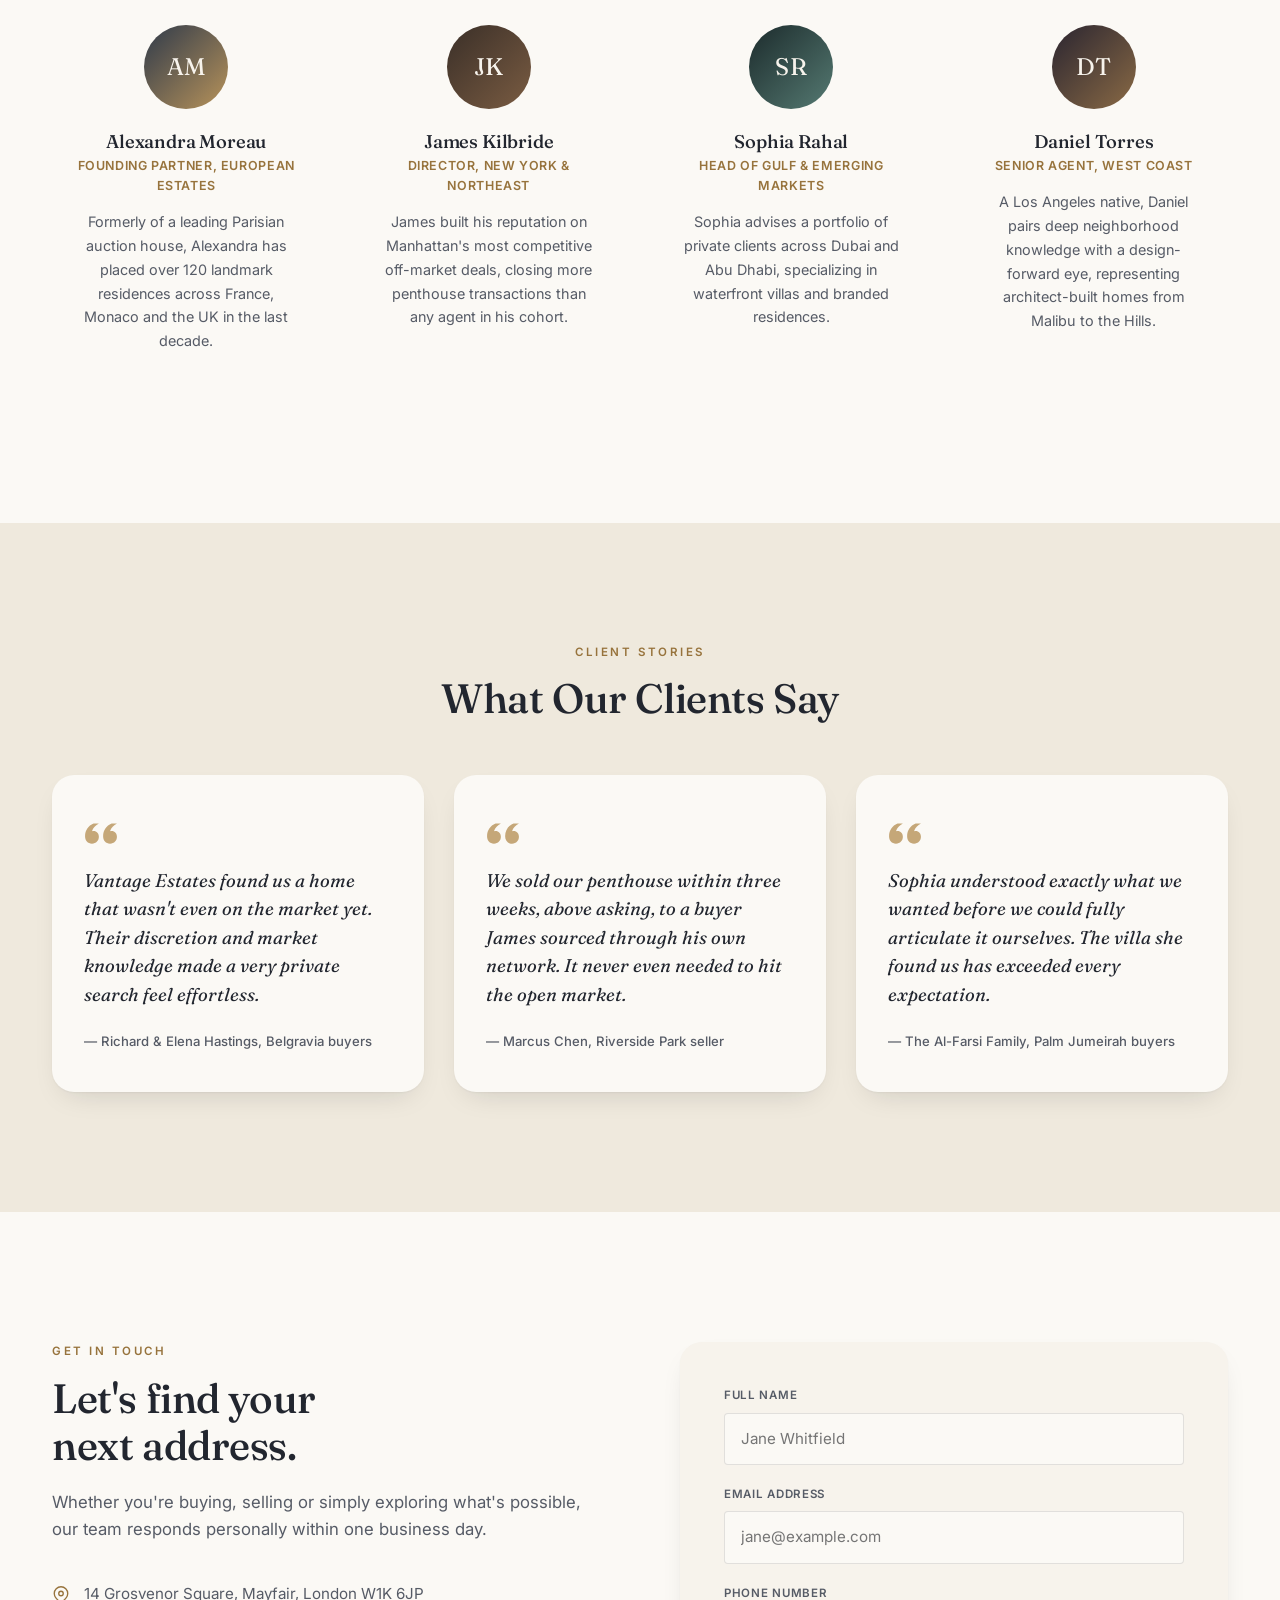
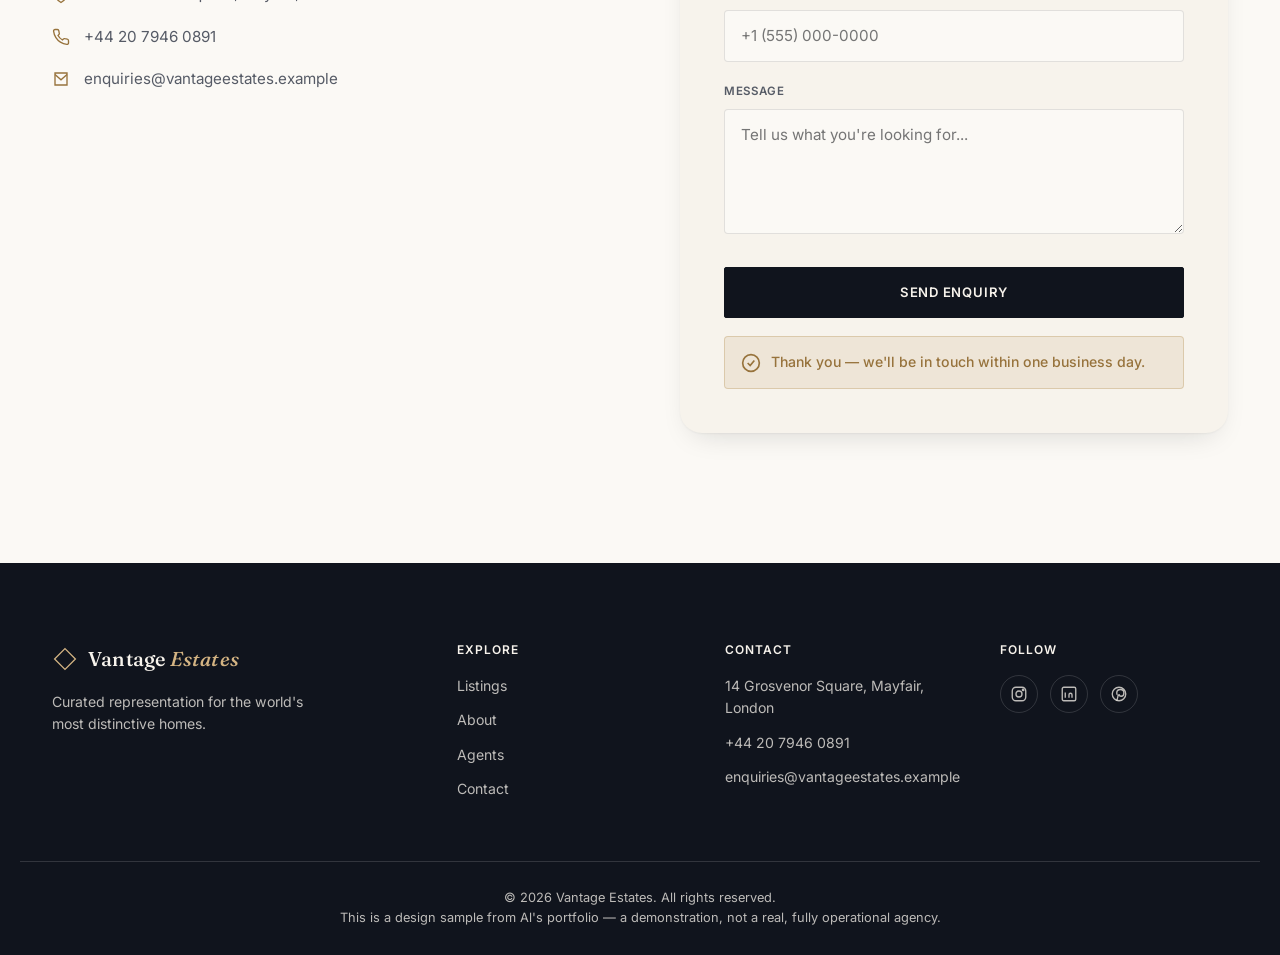
<file: 03-real-estate/index.html>
<!DOCTYPE html>
<html lang="en">
<head>
<meta name="robots" content="noindex, nofollow">
<meta charset="UTF-8">
<meta name="viewport" content="width=device-width, initial-scale=1.0">
<title>Vantage Estates | Exceptional Properties, Exceptional Service</title>
<meta name="description" content="Vantage Estates is a luxury real estate agency representing the world's most distinctive homes, penthouses and estates.">

<link rel="preconnect" href="https://fonts.googleapis.com">
<link rel="preconnect" href="https://fonts.gstatic.com" crossorigin>
<link href="https://fonts.googleapis.com/css2?family=Fraunces:ital,opsz,wght@0,9..144,300;0,9..144,400;0,9..144,500;0,9..144,600;1,9..144,400&family=Inter:wght@300;400;500;600;700&display=swap" rel="stylesheet">

<link rel="stylesheet" href="css/style.css">

<!-- favicon: simple inline gold diamond mark -->
<link rel="icon" href="data:image/svg+xml,%3Csvg xmlns='http://www.w3.org/2000/svg' viewBox='0 0 100 100'%3E%3Crect width='100' height='100' fill='%230f1420'/%3E%3Cpath d='M50 20 L75 50 L50 80 L25 50 Z' fill='none' stroke='%23c9a15a' stroke-width='4'/%3E%3C/svg%3E">
</head>
<body>

<!-- ============ NAV ============ -->
<header class="site-header" id="siteHeader">
  <div class="header-inner container">
    <a href="#" class="logo" aria-label="Vantage Estates home">
      <span class="logo-mark" aria-hidden="true">
        <svg viewBox="0 0 40 40" width="28" height="28"><path d="M20 4 L36 20 L20 36 L4 20 Z" fill="none" stroke="currentColor" stroke-width="2"/></svg>
      </span>
      <span class="logo-text">Vantage <em>Estates</em></span>
    </a>

    <nav class="main-nav" id="mainNav" aria-label="Primary">
      <ul>
        <li><a href="#listings" data-i18n="nav.listings">Listings</a></li>
        <li><a href="#about" data-i18n="nav.about">About</a></li>
        <li><a href="#agents" data-i18n="nav.agents">Agents</a></li>
        <li><a href="#contact" data-i18n="nav.contact">Contact</a></li>
      </ul>
    </nav>

    <div class="header-actions">
      <div class="lang-switch" id="langSwitch">
        <button type="button" class="lang-switch__toggle" id="langToggle" aria-haspopup="listbox" aria-expanded="false">
          <span id="langCurrentLabel">EN</span>
          <svg width="9" height="9" viewBox="0 0 24 24" fill="none" stroke="currentColor" stroke-width="2.5" aria-hidden="true"><path d="M6 9l6 6 6-6"/></svg>
        </button>
        <ul class="lang-switch__menu" id="langMenu" role="listbox" aria-label="Select language" hidden>
          <li role="option" tabindex="0" data-lang="ru">Русский</li>
          <li role="option" tabindex="0" data-lang="uk">Українська</li>
          <li role="option" tabindex="0" data-lang="en">English</li>
          <li role="option" tabindex="0" data-lang="de">Deutsch</li>
          <li role="option" tabindex="0" data-lang="es">Español</li>
        </ul>
      </div>
      <a href="#contact" class="btn btn-outline header-cta" data-i18n="nav.cta">Book a Viewing</a>
      <button class="hamburger" id="hamburger" aria-label="Toggle menu" aria-expanded="false" aria-controls="mobileNav">
        <span></span><span></span><span></span>
      </button>
    </div>
  </div>

  <!-- mobile nav panel -->
  <div class="mobile-nav" id="mobileNav">
    <ul>
      <li><a href="#listings" data-i18n="nav.listings">Listings</a></li>
      <li><a href="#about" data-i18n="nav.about">About</a></li>
      <li><a href="#agents" data-i18n="nav.agents">Agents</a></li>
      <li><a href="#contact" data-i18n="nav.contact">Contact</a></li>
      <li><a href="#contact" class="btn btn-primary" data-i18n="nav.cta">Book a Viewing</a></li>
    </ul>
  </div>
</header>

<!-- ============ HERO ============ -->
<section class="hero">
  <div class="hero-bg" aria-hidden="true"></div>
  <div class="hero-content container">
    <p class="eyebrow" data-i18n="hero.eyebrow">Est. 2008 &mdash; Curated Real Estate</p>
    <h1 data-i18n="hero.title" data-i18n-html>Homes that hold<br>their <em>vantage.</em></h1>
    <p class="hero-sub" data-i18n="hero.sub">We represent an exclusive portfolio of architecturally significant homes, penthouses and estates for discerning buyers and sellers across the globe.</p>

    <form class="search-bar" id="searchBar">
      <div class="search-field">
        <label for="searchLocation" data-i18n="search.location.label">Location</label>
        <select id="searchLocation" name="location">
          <option value="" data-i18n="search.location.any">Any Location</option>
          <option value="london" data-i18n="search.location.london">London</option>
          <option value="new-york" data-i18n="search.location.newyork">New York</option>
          <option value="los-angeles" data-i18n="search.location.la">Los Angeles</option>
          <option value="paris" data-i18n="search.location.paris">Paris</option>
          <option value="dubai" data-i18n="search.location.dubai">Dubai</option>
        </select>
      </div>
      <div class="search-divider" aria-hidden="true"></div>
      <div class="search-field">
        <label for="searchType" data-i18n="search.type.label">Property Type</label>
        <select id="searchType" name="type">
          <option value="all" data-i18n="search.type.all">All Types</option>
          <option value="house" data-i18n="filter.house">Houses</option>
          <option value="apartment" data-i18n="filter.apartment">Apartments</option>
          <option value="villa" data-i18n="filter.villa">Villas</option>
        </select>
      </div>
      <div class="search-divider" aria-hidden="true"></div>
      <div class="search-field">
        <label for="searchPrice" data-i18n="search.price.label">Price Range</label>
        <select id="searchPrice" name="price">
          <option value="" data-i18n="search.price.any">Any Price</option>
          <option value="1">$1M &ndash; $3M</option>
          <option value="3">$3M &ndash; $6M</option>
          <option value="6">$6M &ndash; $12M</option>
          <option value="12">$12M+</option>
        </select>
      </div>
      <button type="submit" class="btn btn-primary search-submit">
        <svg width="16" height="16" viewBox="0 0 24 24" fill="none" stroke="currentColor" stroke-width="2"><circle cx="11" cy="11" r="7"/><line x1="21" y1="21" x2="16.65" y2="16.65"/></svg>
        <span data-i18n="search.submit">Search</span>
      </button>
    </form>
  </div>
  <div class="hero-scroll" aria-hidden="true">
    <span></span>
    <p data-i18n="hero.scroll">Scroll</p>
  </div>
</section>

<!-- ============ LISTINGS ============ -->
<section class="listings" id="listings">
  <div class="container">
    <div class="section-head">
      <p class="eyebrow" data-i18n="listings.eyebrow">Featured Portfolio</p>
      <h2 data-i18n="listings.heading">Current Listings</h2>
      <p class="section-sub" data-i18n="listings.sub">A hand-selected edit of the properties currently represented by Vantage Estates.</p>
    </div>

    <div class="listing-toggle" id="listingToggle" role="tablist" aria-label="Buy or rent">
      <button class="toggle-btn active" data-listing-type="sale" role="tab" aria-selected="true" data-i18n="toggle.sale">For Sale</button>
      <button class="toggle-btn" data-listing-type="rent" role="tab" aria-selected="false" data-i18n="toggle.rent">For Rent</button>
    </div>

    <div class="filter-bar" id="filterBar" role="tablist" aria-label="Filter listings by type">
      <button class="filter-btn active" data-filter="all" role="tab" aria-selected="true" data-i18n="filter.all">All</button>
      <button class="filter-btn" data-filter="house" role="tab" aria-selected="false" data-i18n="filter.house">Houses</button>
      <button class="filter-btn" data-filter="apartment" role="tab" aria-selected="false" data-i18n="filter.apartment">Apartments</button>
      <button class="filter-btn" data-filter="villa" role="tab" aria-selected="false" data-i18n="filter.villa">Villas</button>
    </div>

    <div class="price-slider" id="priceSlider">
      <div class="price-slider__labels">
        <span data-i18n="price.label">Price range</span>
        <span class="price-slider__value" id="priceSliderValue">$150 &ndash; $15,000,000</span>
      </div>
      <div class="price-slider__track">
        <div class="price-slider__range" id="priceRangeFill"></div>
        <input type="range" id="priceMin" class="price-slider__input" min="0" max="1000" value="0" step="1" aria-label="Minimum price">
        <input type="range" id="priceMax" class="price-slider__input" min="0" max="1000" value="1000" step="1" aria-label="Maximum price">
      </div>
    </div>

    <div class="listing-grid" id="listingGrid">

      <!-- Card 1 -->
      <article class="listing-card" data-type="house" data-location="london" data-listing-type="sale" data-price="4250000">
        <div class="listing-photo photo-1">
          <img class="listing-photo-img" src="https://images.unsplash.com/photo-1600585154340-be6161a56a0c?auto=format&amp;fit=crop&amp;w=900&amp;q=70" alt="14 Cadogan Terrace, Belgravia, London" loading="lazy" onerror="this.remove()">
          <span class="badge badge-sale" data-i18n="badge.sale">For Sale</span>
          <button class="fav-btn" aria-label="Save property" aria-pressed="false">
            <svg viewBox="0 0 24 24" width="18" height="18" fill="none" stroke="currentColor" stroke-width="2"><path d="M12 21s-7.5-4.8-10-9.3C.4 8.3 2 4.8 5.5 4c2-.5 3.8.3 6.5 3 2.7-2.7 4.5-3.5 6.5-3 3.5.8 5.1 4.3 3.5 7.7C19.5 16.2 12 21 12 21z"/></svg>
          </button>
        </div>
        <div class="listing-body">
          <div class="listing-price-row">
            <span class="listing-price">$4,250,000</span>
            <span class="listing-type-tag" data-i18n="type.house">House</span>
          </div>
          <h3 class="listing-address">14 Cadogan Terrace, Belgravia, London</h3>
          <ul class="listing-meta">
            <li><svg viewBox="0 0 24 24" width="16" height="16" fill="none" stroke="currentColor" stroke-width="1.8"><path d="M3 11V7a2 2 0 0 1 2-2h5a2 2 0 0 1 2 2v4"/><path d="M2 11h20v6H2z"/><path d="M2 19v-2M22 19v-2"/></svg> <span class="meta-num">5</span> <span data-i18n="unit.beds">Beds</span></li>
            <li><svg viewBox="0 0 24 24" width="16" height="16" fill="none" stroke="currentColor" stroke-width="1.8"><path d="M4 12h16M6 12V6a2 2 0 0 1 2-2h1M4 12v7a1 1 0 0 0 1 1h14a1 1 0 0 0 1-1v-7"/></svg> <span class="meta-num">4</span> <span data-i18n="unit.baths">Baths</span></li>
            <li><svg viewBox="0 0 24 24" width="16" height="16" fill="none" stroke="currentColor" stroke-width="1.8"><rect x="3" y="3" width="18" height="18" rx="1"/><path d="M3 9h18M9 3v18"/></svg> <span class="meta-num">4,200</span> <span data-i18n="unit.sqft">sqft</span></li>
          </ul>
        </div>
      </article>

      <!-- Card 2 -->
      <article class="listing-card" data-type="apartment" data-location="new-york" data-listing-type="sale" data-price="6900000">
        <div class="listing-photo photo-2">
          <img class="listing-photo-img" src="https://images.unsplash.com/photo-1600607687939-ce8a6c25118c?auto=format&amp;fit=crop&amp;w=900&amp;q=70" alt="Residence 42B, One Riverside Park, New York" loading="lazy" onerror="this.remove()">
          <span class="badge badge-new" data-i18n="badge.new">New</span>
          <button class="fav-btn" aria-label="Save property" aria-pressed="false">
            <svg viewBox="0 0 24 24" width="18" height="18" fill="none" stroke="currentColor" stroke-width="2"><path d="M12 21s-7.5-4.8-10-9.3C.4 8.3 2 4.8 5.5 4c2-.5 3.8.3 6.5 3 2.7-2.7 4.5-3.5 6.5-3 3.5.8 5.1 4.3 3.5 7.7C19.5 16.2 12 21 12 21z"/></svg>
          </button>
        </div>
        <div class="listing-body">
          <div class="listing-price-row">
            <span class="listing-price">$6,900,000</span>
            <span class="listing-type-tag" data-i18n="type.apartment">Apartment</span>
          </div>
          <h3 class="listing-address">Residence 42B, One Riverside Park, New York</h3>
          <ul class="listing-meta">
            <li><svg viewBox="0 0 24 24" width="16" height="16" fill="none" stroke="currentColor" stroke-width="1.8"><path d="M3 11V7a2 2 0 0 1 2-2h5a2 2 0 0 1 2 2v4"/><path d="M2 11h20v6H2z"/><path d="M2 19v-2M22 19v-2"/></svg> <span class="meta-num">3</span> <span data-i18n="unit.beds">Beds</span></li>
            <li><svg viewBox="0 0 24 24" width="16" height="16" fill="none" stroke="currentColor" stroke-width="1.8"><path d="M4 12h16M6 12V6a2 2 0 0 1 2-2h1M4 12v7a1 1 0 0 0 1 1h14a1 1 0 0 0 1-1v-7"/></svg> <span class="meta-num">3.5</span> <span data-i18n="unit.baths">Baths</span></li>
            <li><svg viewBox="0 0 24 24" width="16" height="16" fill="none" stroke="currentColor" stroke-width="1.8"><rect x="3" y="3" width="18" height="18" rx="1"/><path d="M3 9h18M9 3v18"/></svg> <span class="meta-num">2,850</span> <span data-i18n="unit.sqft">sqft</span></li>
          </ul>
        </div>
      </article>

      <!-- Card 3 -->
      <article class="listing-card" data-type="villa" data-location="dubai" data-listing-type="sale" data-price="11500000">
        <div class="listing-photo photo-3">
          <img class="listing-photo-img" src="https://images.unsplash.com/photo-1512917774080-9991f1c4c750?auto=format&amp;fit=crop&amp;w=900&amp;q=70" alt="Villa 7, Palm Signature Collection, Dubai" loading="lazy" onerror="this.remove()">
          <span class="badge badge-sale" data-i18n="badge.sale">For Sale</span>
          <button class="fav-btn" aria-label="Save property" aria-pressed="false">
            <svg viewBox="0 0 24 24" width="18" height="18" fill="none" stroke="currentColor" stroke-width="2"><path d="M12 21s-7.5-4.8-10-9.3C.4 8.3 2 4.8 5.5 4c2-.5 3.8.3 6.5 3 2.7-2.7 4.5-3.5 6.5-3 3.5.8 5.1 4.3 3.5 7.7C19.5 16.2 12 21 12 21z"/></svg>
          </button>
        </div>
        <div class="listing-body">
          <div class="listing-price-row">
            <span class="listing-price">$11,500,000</span>
            <span class="listing-type-tag" data-i18n="type.villa">Villa</span>
          </div>
          <h3 class="listing-address">Villa 7, Palm Signature Collection, Dubai</h3>
          <ul class="listing-meta">
            <li><svg viewBox="0 0 24 24" width="16" height="16" fill="none" stroke="currentColor" stroke-width="1.8"><path d="M3 11V7a2 2 0 0 1 2-2h5a2 2 0 0 1 2 2v4"/><path d="M2 11h20v6H2z"/><path d="M2 19v-2M22 19v-2"/></svg> <span class="meta-num">6</span> <span data-i18n="unit.beds">Beds</span></li>
            <li><svg viewBox="0 0 24 24" width="16" height="16" fill="none" stroke="currentColor" stroke-width="1.8"><path d="M4 12h16M6 12V6a2 2 0 0 1 2-2h1M4 12v7a1 1 0 0 0 1 1h14a1 1 0 0 0 1-1v-7"/></svg> <span class="meta-num">7</span> <span data-i18n="unit.baths">Baths</span></li>
            <li><svg viewBox="0 0 24 24" width="16" height="16" fill="none" stroke="currentColor" stroke-width="1.8"><rect x="3" y="3" width="18" height="18" rx="1"/><path d="M3 9h18M9 3v18"/></svg> <span class="meta-num">8,100</span> <span data-i18n="unit.sqft">sqft</span></li>
          </ul>
        </div>
      </article>

      <!-- Card 4 -->
      <article class="listing-card" data-type="house" data-location="los-angeles" data-listing-type="sale" data-price="8750000">
        <div class="listing-photo photo-4">
          <img class="listing-photo-img" src="https://images.unsplash.com/photo-1600596542815-ffad4c1539a9?auto=format&amp;fit=crop&amp;w=900&amp;q=70" alt="1120 Blue Jay Way, Bird Streets, Los Angeles" loading="lazy" onerror="this.remove()">
          <span class="badge badge-sale" data-i18n="badge.sale">For Sale</span>
          <button class="fav-btn" aria-label="Save property" aria-pressed="false">
            <svg viewBox="0 0 24 24" width="18" height="18" fill="none" stroke="currentColor" stroke-width="2"><path d="M12 21s-7.5-4.8-10-9.3C.4 8.3 2 4.8 5.5 4c2-.5 3.8.3 6.5 3 2.7-2.7 4.5-3.5 6.5-3 3.5.8 5.1 4.3 3.5 7.7C19.5 16.2 12 21 12 21z"/></svg>
          </button>
        </div>
        <div class="listing-body">
          <div class="listing-price-row">
            <span class="listing-price">$8,750,000</span>
            <span class="listing-type-tag" data-i18n="type.house">House</span>
          </div>
          <h3 class="listing-address">1120 Blue Jay Way, Bird Streets, Los Angeles</h3>
          <ul class="listing-meta">
            <li><svg viewBox="0 0 24 24" width="16" height="16" fill="none" stroke="currentColor" stroke-width="1.8"><path d="M3 11V7a2 2 0 0 1 2-2h5a2 2 0 0 1 2 2v4"/><path d="M2 11h20v6H2z"/><path d="M2 19v-2M22 19v-2"/></svg> <span class="meta-num">5</span> <span data-i18n="unit.beds">Beds</span></li>
            <li><svg viewBox="0 0 24 24" width="16" height="16" fill="none" stroke="currentColor" stroke-width="1.8"><path d="M4 12h16M6 12V6a2 2 0 0 1 2-2h1M4 12v7a1 1 0 0 0 1 1h14a1 1 0 0 0 1-1v-7"/></svg> <span class="meta-num">6</span> <span data-i18n="unit.baths">Baths</span></li>
            <li><svg viewBox="0 0 24 24" width="16" height="16" fill="none" stroke="currentColor" stroke-width="1.8"><rect x="3" y="3" width="18" height="18" rx="1"/><path d="M3 9h18M9 3v18"/></svg> <span class="meta-num">5,600</span> <span data-i18n="unit.sqft">sqft</span></li>
          </ul>
        </div>
      </article>

      <!-- Card 5 -->
      <article class="listing-card" data-type="apartment" data-location="paris" data-listing-type="sale" data-price="5400000">
        <div class="listing-photo photo-5">
          <img class="listing-photo-img" src="https://images.unsplash.com/photo-1615529182904-14819c35db37?auto=format&amp;fit=crop&amp;w=900&amp;q=70" alt="18 Avenue Montaigne, 8th Arrondissement, Paris" loading="lazy" onerror="this.remove()">
          <span class="badge badge-new" data-i18n="badge.new">New</span>
          <button class="fav-btn" aria-label="Save property" aria-pressed="false">
            <svg viewBox="0 0 24 24" width="18" height="18" fill="none" stroke="currentColor" stroke-width="2"><path d="M12 21s-7.5-4.8-10-9.3C.4 8.3 2 4.8 5.5 4c2-.5 3.8.3 6.5 3 2.7-2.7 4.5-3.5 6.5-3 3.5.8 5.1 4.3 3.5 7.7C19.5 16.2 12 21 12 21z"/></svg>
          </button>
        </div>
        <div class="listing-body">
          <div class="listing-price-row">
            <span class="listing-price">$5,400,000</span>
            <span class="listing-type-tag" data-i18n="type.apartment">Apartment</span>
          </div>
          <h3 class="listing-address">18 Avenue Montaigne, 8th Arrondissement, Paris</h3>
          <ul class="listing-meta">
            <li><svg viewBox="0 0 24 24" width="16" height="16" fill="none" stroke="currentColor" stroke-width="1.8"><path d="M3 11V7a2 2 0 0 1 2-2h5a2 2 0 0 1 2 2v4"/><path d="M2 11h20v6H2z"/><path d="M2 19v-2M22 19v-2"/></svg> <span class="meta-num">3</span> <span data-i18n="unit.beds">Beds</span></li>
            <li><svg viewBox="0 0 24 24" width="16" height="16" fill="none" stroke="currentColor" stroke-width="1.8"><path d="M4 12h16M6 12V6a2 2 0 0 1 2-2h1M4 12v7a1 1 0 0 0 1 1h14a1 1 0 0 0 1-1v-7"/></svg> <span class="meta-num">2</span> <span data-i18n="unit.baths">Baths</span></li>
            <li><svg viewBox="0 0 24 24" width="16" height="16" fill="none" stroke="currentColor" stroke-width="1.8"><rect x="3" y="3" width="18" height="18" rx="1"/><path d="M3 9h18M9 3v18"/></svg> <span class="meta-num">2,100</span> <span data-i18n="unit.sqft">sqft</span></li>
          </ul>
        </div>
      </article>

      <!-- Card 6 -->
      <article class="listing-card" data-type="villa" data-location="los-angeles" data-listing-type="sale" data-price="14200000">
        <div class="listing-photo photo-6">
          <img class="listing-photo-img" src="https://images.unsplash.com/photo-1580587771525-78b9dba3b914?auto=format&amp;fit=crop&amp;w=900&amp;q=70" alt="Villa Aurelia, Cap Ferrat Road, Monaco Coast" loading="lazy" onerror="this.remove()">
          <span class="badge badge-sale" data-i18n="badge.sale">For Sale</span>
          <button class="fav-btn" aria-label="Save property" aria-pressed="false">
            <svg viewBox="0 0 24 24" width="18" height="18" fill="none" stroke="currentColor" stroke-width="2"><path d="M12 21s-7.5-4.8-10-9.3C.4 8.3 2 4.8 5.5 4c2-.5 3.8.3 6.5 3 2.7-2.7 4.5-3.5 6.5-3 3.5.8 5.1 4.3 3.5 7.7C19.5 16.2 12 21 12 21z"/></svg>
          </button>
        </div>
        <div class="listing-body">
          <div class="listing-price-row">
            <span class="listing-price">$14,200,000</span>
            <span class="listing-type-tag" data-i18n="type.villa">Villa</span>
          </div>
          <h3 class="listing-address">Villa Aurelia, Cap Ferrat Road, Monaco Coast</h3>
          <ul class="listing-meta">
            <li><svg viewBox="0 0 24 24" width="16" height="16" fill="none" stroke="currentColor" stroke-width="1.8"><path d="M3 11V7a2 2 0 0 1 2-2h5a2 2 0 0 1 2 2v4"/><path d="M2 11h20v6H2z"/><path d="M2 19v-2M22 19v-2"/></svg> <span class="meta-num">7</span> <span data-i18n="unit.beds">Beds</span></li>
            <li><svg viewBox="0 0 24 24" width="16" height="16" fill="none" stroke="currentColor" stroke-width="1.8"><path d="M4 12h16M6 12V6a2 2 0 0 1 2-2h1M4 12v7a1 1 0 0 0 1 1h14a1 1 0 0 0 1-1v-7"/></svg> <span class="meta-num">8</span> <span data-i18n="unit.baths">Baths</span></li>
            <li><svg viewBox="0 0 24 24" width="16" height="16" fill="none" stroke="currentColor" stroke-width="1.8"><rect x="3" y="3" width="18" height="18" rx="1"/><path d="M3 9h18M9 3v18"/></svg> <span class="meta-num">9,400</span> <span data-i18n="unit.sqft">sqft</span></li>
          </ul>
        </div>
      </article>

      <!-- Card 7 (rent) -->
      <article class="listing-card" data-type="apartment" data-location="london" data-listing-type="rent" data-price="9800">
        <div class="listing-photo photo-7">
          <img class="listing-photo-img" src="https://images.unsplash.com/photo-1502672260266-1c1ef2d93688?auto=format&amp;fit=crop&amp;w=900&amp;q=70" alt="Flat 3B, Cheyne Walk, Chelsea, London" loading="lazy" onerror="this.remove()">
          <span class="badge badge-rent" data-i18n="badge.rent">For Rent</span>
          <button class="fav-btn" aria-label="Save property" aria-pressed="false">
            <svg viewBox="0 0 24 24" width="18" height="18" fill="none" stroke="currentColor" stroke-width="2"><path d="M12 21s-7.5-4.8-10-9.3C.4 8.3 2 4.8 5.5 4c2-.5 3.8.3 6.5 3 2.7-2.7 4.5-3.5 6.5-3 3.5.8 5.1 4.3 3.5 7.7C19.5 16.2 12 21 12 21z"/></svg>
          </button>
        </div>
        <div class="listing-body">
          <div class="listing-price-row">
            <span class="listing-price">$9,800<small data-i18n="unit.perMonth">/mo</small></span>
            <span class="listing-type-tag" data-i18n="type.apartment">Apartment</span>
          </div>
          <h3 class="listing-address">Flat 3B, Cheyne Walk, Chelsea, London</h3>
          <ul class="listing-meta">
            <li><svg viewBox="0 0 24 24" width="16" height="16" fill="none" stroke="currentColor" stroke-width="1.8"><path d="M3 11V7a2 2 0 0 1 2-2h5a2 2 0 0 1 2 2v4"/><path d="M2 11h20v6H2z"/><path d="M2 19v-2M22 19v-2"/></svg> <span class="meta-num">2</span> <span data-i18n="unit.beds">Beds</span></li>
            <li><svg viewBox="0 0 24 24" width="16" height="16" fill="none" stroke="currentColor" stroke-width="1.8"><path d="M4 12h16M6 12V6a2 2 0 0 1 2-2h1M4 12v7a1 1 0 0 0 1 1h14a1 1 0 0 0 1-1v-7"/></svg> <span class="meta-num">2</span> <span data-i18n="unit.baths">Baths</span></li>
            <li><svg viewBox="0 0 24 24" width="16" height="16" fill="none" stroke="currentColor" stroke-width="1.8"><rect x="3" y="3" width="18" height="18" rx="1"/><path d="M3 9h18M9 3v18"/></svg> <span class="meta-num">1,450</span> <span data-i18n="unit.sqft">sqft</span></li>
          </ul>
        </div>
      </article>

      <!-- Card 8 (rent) -->
      <article class="listing-card" data-type="house" data-location="los-angeles" data-listing-type="rent" data-price="32000">
        <div class="listing-photo photo-8">
          <img class="listing-photo-img" src="https://images.unsplash.com/photo-1613977257363-707ba9348227?auto=format&amp;fit=crop&amp;w=900&amp;q=70" alt="1440 Stradella Court, Bel Air, Los Angeles" loading="lazy" onerror="this.remove()">
          <span class="badge badge-rent" data-i18n="badge.rent">For Rent</span>
          <button class="fav-btn" aria-label="Save property" aria-pressed="false">
            <svg viewBox="0 0 24 24" width="18" height="18" fill="none" stroke="currentColor" stroke-width="2"><path d="M12 21s-7.5-4.8-10-9.3C.4 8.3 2 4.8 5.5 4c2-.5 3.8.3 6.5 3 2.7-2.7 4.5-3.5 6.5-3 3.5.8 5.1 4.3 3.5 7.7C19.5 16.2 12 21 12 21z"/></svg>
          </button>
        </div>
        <div class="listing-body">
          <div class="listing-price-row">
            <span class="listing-price">$32,000<small data-i18n="unit.perMonth">/mo</small></span>
            <span class="listing-type-tag" data-i18n="type.house">House</span>
          </div>
          <h3 class="listing-address">1440 Stradella Court, Bel Air, Los Angeles</h3>
          <ul class="listing-meta">
            <li><svg viewBox="0 0 24 24" width="16" height="16" fill="none" stroke="currentColor" stroke-width="1.8"><path d="M3 11V7a2 2 0 0 1 2-2h5a2 2 0 0 1 2 2v4"/><path d="M2 11h20v6H2z"/><path d="M2 19v-2M22 19v-2"/></svg> <span class="meta-num">6</span> <span data-i18n="unit.beds">Beds</span></li>
            <li><svg viewBox="0 0 24 24" width="16" height="16" fill="none" stroke="currentColor" stroke-width="1.8"><path d="M4 12h16M6 12V6a2 2 0 0 1 2-2h1M4 12v7a1 1 0 0 0 1 1h14a1 1 0 0 0 1-1v-7"/></svg> <span class="meta-num">6.5</span> <span data-i18n="unit.baths">Baths</span></li>
            <li><svg viewBox="0 0 24 24" width="16" height="16" fill="none" stroke="currentColor" stroke-width="1.8"><rect x="3" y="3" width="18" height="18" rx="1"/><path d="M3 9h18M9 3v18"/></svg> <span class="meta-num">6,200</span> <span data-i18n="unit.sqft">sqft</span></li>
          </ul>
        </div>
      </article>

      <!-- Card 9 (rent) -->
      <article class="listing-card" data-type="villa" data-location="dubai" data-listing-type="rent" data-price="14500">
        <div class="listing-photo photo-9">
          <img class="listing-photo-img" src="https://images.unsplash.com/photo-1512918728675-ed5a9ecdebfd?auto=format&amp;fit=crop&amp;w=900&amp;q=70" alt="Villa 12, Dubai Marina Signature Villas, Dubai" loading="lazy" onerror="this.remove()">
          <span class="badge badge-rent" data-i18n="badge.rent">For Rent</span>
          <button class="fav-btn" aria-label="Save property" aria-pressed="false">
            <svg viewBox="0 0 24 24" width="18" height="18" fill="none" stroke="currentColor" stroke-width="2"><path d="M12 21s-7.5-4.8-10-9.3C.4 8.3 2 4.8 5.5 4c2-.5 3.8.3 6.5 3 2.7-2.7 4.5-3.5 6.5-3 3.5.8 5.1 4.3 3.5 7.7C19.5 16.2 12 21 12 21z"/></svg>
          </button>
        </div>
        <div class="listing-body">
          <div class="listing-price-row">
            <span class="listing-price">$14,500<small data-i18n="unit.perMonth">/mo</small></span>
            <span class="listing-type-tag" data-i18n="type.villa">Villa</span>
          </div>
          <h3 class="listing-address">Villa 12, Dubai Marina Signature Villas, Dubai</h3>
          <ul class="listing-meta">
            <li><svg viewBox="0 0 24 24" width="16" height="16" fill="none" stroke="currentColor" stroke-width="1.8"><path d="M3 11V7a2 2 0 0 1 2-2h5a2 2 0 0 1 2 2v4"/><path d="M2 11h20v6H2z"/><path d="M2 19v-2M22 19v-2"/></svg> <span class="meta-num">5</span> <span data-i18n="unit.beds">Beds</span></li>
            <li><svg viewBox="0 0 24 24" width="16" height="16" fill="none" stroke="currentColor" stroke-width="1.8"><path d="M4 12h16M6 12V6a2 2 0 0 1 2-2h1M4 12v7a1 1 0 0 0 1 1h14a1 1 0 0 0 1-1v-7"/></svg> <span class="meta-num">5.5</span> <span data-i18n="unit.baths">Baths</span></li>
            <li><svg viewBox="0 0 24 24" width="16" height="16" fill="none" stroke="currentColor" stroke-width="1.8"><rect x="3" y="3" width="18" height="18" rx="1"/><path d="M3 9h18M9 3v18"/></svg> <span class="meta-num">5,800</span> <span data-i18n="unit.sqft">sqft</span></li>
          </ul>
        </div>
      </article>

    </div>

    <p class="no-results" id="noResults" hidden data-i18n="listings.noResults">No properties currently match this filter &mdash; please check back soon or contact an agent for off-market opportunities.</p>
  </div>
</section>

<!-- ============ STATS BAND ============ -->
<section class="stats-band" id="about">
  <div class="container stats-grid">
    <div class="stat">
      <span class="stat-number">$2.4B+</span>
      <span class="stat-label" data-i18n="stats.sales">In Property Sales</span>
    </div>
    <div class="stat">
      <span class="stat-number">500+</span>
      <span class="stat-label" data-i18n="stats.sold">Properties Sold</span>
    </div>
    <div class="stat">
      <span class="stat-number">18</span>
      <span class="stat-label" data-i18n="stats.years">Years of Experience</span>
    </div>
    <div class="stat">
      <span class="stat-number">97%</span>
      <span class="stat-label" data-i18n="stats.satisfaction">Client Satisfaction</span>
    </div>
  </div>
</section>

<!-- ============ AGENTS ============ -->
<section class="agents" id="agents">
  <div class="container">
    <div class="section-head">
      <p class="eyebrow" data-i18n="agents.eyebrow">The People</p>
      <h2 data-i18n="agents.heading">Meet Our Agents</h2>
      <p class="section-sub" data-i18n="agents.sub">A close-knit team of specialists, each fluent in a different corner of the world's luxury market.</p>
    </div>

    <div class="agent-grid">
      <div class="agent-card">
        <div class="agent-avatar avatar-1">AM</div>
        <h3>Alexandra Moreau</h3>
        <p class="agent-title" data-i18n="agent1.title">Founding Partner, European Estates</p>
        <p class="agent-bio" data-i18n="agent1.bio">Formerly of a leading Parisian auction house, Alexandra has placed over 120 landmark residences across France, Monaco and the UK in the last decade.</p>
      </div>
      <div class="agent-card">
        <div class="agent-avatar avatar-2">JK</div>
        <h3>James Kilbride</h3>
        <p class="agent-title" data-i18n="agent2.title">Director, New York &amp; Northeast</p>
        <p class="agent-bio" data-i18n="agent2.bio">James built his reputation on Manhattan's most competitive off-market deals, closing more penthouse transactions than any agent in his cohort.</p>
      </div>
      <div class="agent-card">
        <div class="agent-avatar avatar-3">SR</div>
        <h3>Sophia Rahal</h3>
        <p class="agent-title" data-i18n="agent3.title">Head of Gulf &amp; Emerging Markets</p>
        <p class="agent-bio" data-i18n="agent3.bio">Sophia advises a portfolio of private clients across Dubai and Abu Dhabi, specializing in waterfront villas and branded residences.</p>
      </div>
      <div class="agent-card">
        <div class="agent-avatar avatar-4">DT</div>
        <h3>Daniel Torres</h3>
        <p class="agent-title" data-i18n="agent4.title">Senior Agent, West Coast</p>
        <p class="agent-bio" data-i18n="agent4.bio">A Los Angeles native, Daniel pairs deep neighborhood knowledge with a design-forward eye, representing architect-built homes from Malibu to the Hills.</p>
      </div>
    </div>
  </div>
</section>

<!-- ============ TESTIMONIALS ============ -->
<section class="testimonials">
  <div class="container">
    <div class="section-head">
      <p class="eyebrow" data-i18n="testimonials.eyebrow">Client Stories</p>
      <h2 data-i18n="testimonials.heading">What Our Clients Say</h2>
    </div>

    <div class="testimonial-grid">
      <blockquote class="testimonial">
        <svg class="quote-mark" viewBox="0 0 32 32" width="34" height="34" fill="currentColor" aria-hidden="true"><path d="M9 8C4 10 1 14.5 1 20c0 4 2.5 7 6.5 7S14 24 14 20.5c0-3-2-5.5-5-5.5-.5 0-1 0-1.5.2C8.5 12 11 9.5 14 8L9 8zm17 0c-5 2-8 6.5-8 12 0 4 2.5 7 6.5 7S31 24 31 20.5c0-3-2-5.5-5-5.5-.5 0-1 0-1.5.2C25.5 12 28 9.5 31 8l-5 0z"/></svg>
        <p data-i18n="testimonial1.quote">Vantage Estates found us a home that wasn't even on the market yet. Their discretion and market knowledge made a very private search feel effortless.</p>
        <footer data-i18n="testimonial1.author">&mdash; Richard &amp; Elena Hastings, Belgravia buyers</footer>
      </blockquote>
      <blockquote class="testimonial">
        <svg class="quote-mark" viewBox="0 0 32 32" width="34" height="34" fill="currentColor" aria-hidden="true"><path d="M9 8C4 10 1 14.5 1 20c0 4 2.5 7 6.5 7S14 24 14 20.5c0-3-2-5.5-5-5.5-.5 0-1 0-1.5.2C8.5 12 11 9.5 14 8L9 8zm17 0c-5 2-8 6.5-8 12 0 4 2.5 7 6.5 7S31 24 31 20.5c0-3-2-5.5-5-5.5-.5 0-1 0-1.5.2C25.5 12 28 9.5 31 8l-5 0z"/></svg>
        <p data-i18n="testimonial2.quote">We sold our penthouse within three weeks, above asking, to a buyer James sourced through his own network. It never even needed to hit the open market.</p>
        <footer data-i18n="testimonial2.author">&mdash; Marcus Chen, Riverside Park seller</footer>
      </blockquote>
      <blockquote class="testimonial">
        <svg class="quote-mark" viewBox="0 0 32 32" width="34" height="34" fill="currentColor" aria-hidden="true"><path d="M9 8C4 10 1 14.5 1 20c0 4 2.5 7 6.5 7S14 24 14 20.5c0-3-2-5.5-5-5.5-.5 0-1 0-1.5.2C8.5 12 11 9.5 14 8L9 8zm17 0c-5 2-8 6.5-8 12 0 4 2.5 7 6.5 7S31 24 31 20.5c0-3-2-5.5-5-5.5-.5 0-1 0-1.5.2C25.5 12 28 9.5 31 8l-5 0z"/></svg>
        <p data-i18n="testimonial3.quote">Sophia understood exactly what we wanted before we could fully articulate it ourselves. The villa she found us has exceeded every expectation.</p>
        <footer data-i18n="testimonial3.author">&mdash; The Al-Farsi Family, Palm Jumeirah buyers</footer>
      </blockquote>
    </div>
  </div>
</section>

<!-- ============ CONTACT ============ -->
<section class="contact" id="contact">
  <div class="container contact-inner">
    <div class="contact-info">
      <p class="eyebrow" data-i18n="contact.eyebrow">Get In Touch</p>
      <h2 data-i18n="contact.heading" data-i18n-html>Let's find your<br>next address.</h2>
      <p class="section-sub" data-i18n="contact.sub">Whether you're buying, selling or simply exploring what's possible, our team responds personally within one business day.</p>

      <ul class="contact-details">
        <li>
          <svg viewBox="0 0 24 24" width="18" height="18" fill="none" stroke="currentColor" stroke-width="1.8"><path d="M21 10c0 6-9 12-9 12S3 16 3 10a9 9 0 0 1 18 0z"/><circle cx="12" cy="10" r="3"/></svg>
          14 Grosvenor Square, Mayfair, London W1K 6JP
        </li>
        <li>
          <svg viewBox="0 0 24 24" width="18" height="18" fill="none" stroke="currentColor" stroke-width="1.8"><path d="M22 16.9v3a2 2 0 0 1-2.2 2 19.8 19.8 0 0 1-8.6-3.1 19.5 19.5 0 0 1-6-6 19.8 19.8 0 0 1-3.1-8.6A2 2 0 0 1 4.1 2h3a2 2 0 0 1 2 1.7c.1 1 .3 2 .6 3a2 2 0 0 1-.5 2.1L8 10a16 16 0 0 0 6 6l1.2-1.2a2 2 0 0 1 2.1-.5c1 .3 2 .5 3 .6a2 2 0 0 1 1.7 2z"/></svg>
          +44 20 7946 0891
        </li>
        <li>
          <svg viewBox="0 0 24 24" width="18" height="18" fill="none" stroke="currentColor" stroke-width="1.8"><path d="M4 4h16v16H4z"/><path d="m4 6 8 7 8-7"/></svg>
          enquiries@vantageestates.example
        </li>
      </ul>
    </div>

    <form class="contact-form" id="contactForm" novalidate>
      <div class="form-row">
        <label for="name" data-i18n="form.name.label">Full Name</label>
        <input type="text" id="name" name="name" placeholder="Jane Whitfield" data-i18n-placeholder="form.name.placeholder" required>
      </div>
      <div class="form-row">
        <label for="email" data-i18n="form.email.label">Email Address</label>
        <input type="email" id="email" name="email" placeholder="jane@example.com" data-i18n-placeholder="form.email.placeholder" required>
      </div>
      <div class="form-row">
        <label for="phone" data-i18n="form.phone.label">Phone Number</label>
        <input type="tel" id="phone" name="phone" placeholder="+1 (555) 000-0000" data-i18n-placeholder="form.phone.placeholder">
      </div>
      <div class="form-row">
        <label for="message" data-i18n="form.message.label">Message</label>
        <textarea id="message" name="message" rows="4" placeholder="Tell us what you're looking for..." data-i18n-placeholder="form.message.placeholder" required></textarea>
      </div>
      <button type="submit" class="btn btn-primary form-submit" data-i18n="form.submit">Send Enquiry</button>

      <div class="form-confirm" id="formConfirm" role="status" hidden>
        <svg viewBox="0 0 24 24" width="20" height="20" fill="none" stroke="currentColor" stroke-width="2"><circle cx="12" cy="12" r="10"/><path d="m8 12 3 3 5-6"/></svg>
        <span data-i18n="form.confirm">Thank you &mdash; we'll be in touch within one business day.</span>
      </div>
    </form>
  </div>
</section>

<!-- ============ FOOTER ============ -->
<footer class="site-footer">
  <div class="container footer-inner">
    <div class="footer-brand">
      <a href="#" class="logo">
        <span class="logo-mark" aria-hidden="true">
          <svg viewBox="0 0 40 40" width="26" height="26"><path d="M20 4 L36 20 L20 36 L4 20 Z" fill="none" stroke="currentColor" stroke-width="2"/></svg>
        </span>
        <span class="logo-text">Vantage <em>Estates</em></span>
      </a>
      <p data-i18n="footer.tagline">Curated representation for the world's most distinctive homes.</p>
    </div>

    <div class="footer-col">
      <h4 data-i18n="footer.explore">Explore</h4>
      <ul>
        <li><a href="#listings" data-i18n="nav.listings">Listings</a></li>
        <li><a href="#about" data-i18n="nav.about">About</a></li>
        <li><a href="#agents" data-i18n="nav.agents">Agents</a></li>
        <li><a href="#contact" data-i18n="nav.contact">Contact</a></li>
      </ul>
    </div>

    <div class="footer-col">
      <h4 data-i18n="footer.contact">Contact</h4>
      <ul>
        <li>14 Grosvenor Square, Mayfair, London</li>
        <li>+44 20 7946 0891</li>
        <li>enquiries@vantageestates.example</li>
      </ul>
    </div>

    <div class="footer-col">
      <h4 data-i18n="footer.follow">Follow</h4>
      <div class="social-row">
        <a href="#" aria-label="Instagram"><svg viewBox="0 0 24 24" width="18" height="18" fill="none" stroke="currentColor" stroke-width="1.8"><rect x="3" y="3" width="18" height="18" rx="5"/><circle cx="12" cy="12" r="4"/><circle cx="17.5" cy="6.5" r="1"/></svg></a>
        <a href="#" aria-label="LinkedIn"><svg viewBox="0 0 24 24" width="18" height="18" fill="none" stroke="currentColor" stroke-width="1.8"><rect x="3" y="3" width="18" height="18" rx="2"/><path d="M7 10v7M7 7v.01M12 17v-4a2 2 0 0 1 4 0v4M12 13v4"/></svg></a>
        <a href="#" aria-label="Pinterest"><svg viewBox="0 0 24 24" width="18" height="18" fill="none" stroke="currentColor" stroke-width="1.8"><circle cx="12" cy="12" r="9"/><path d="M9 21c1-3 1.5-5 2-8M12 12c0 2 1.5 3 3 3 2 0 3.5-2 3.5-4.5C18.5 7.5 16.5 6 14 6c-3 0-5 2-5 4.5 0 1.2.5 2 1 2.3"/></svg></a>
      </div>
    </div>
  </div>
  <div class="footer-bottom container">
    <p>&copy; 2026 Vantage Estates. <span data-i18n="footer.rights">All rights reserved.</span></p>
    <p class="footer-disclaimer" data-i18n="footer.disclaimer">This is a design sample from Al's portfolio &mdash; a demonstration, not a real, fully operational agency.</p>
  </div>
</footer>

<script src="js/script.js"></script>
</body>
</html>
</file>
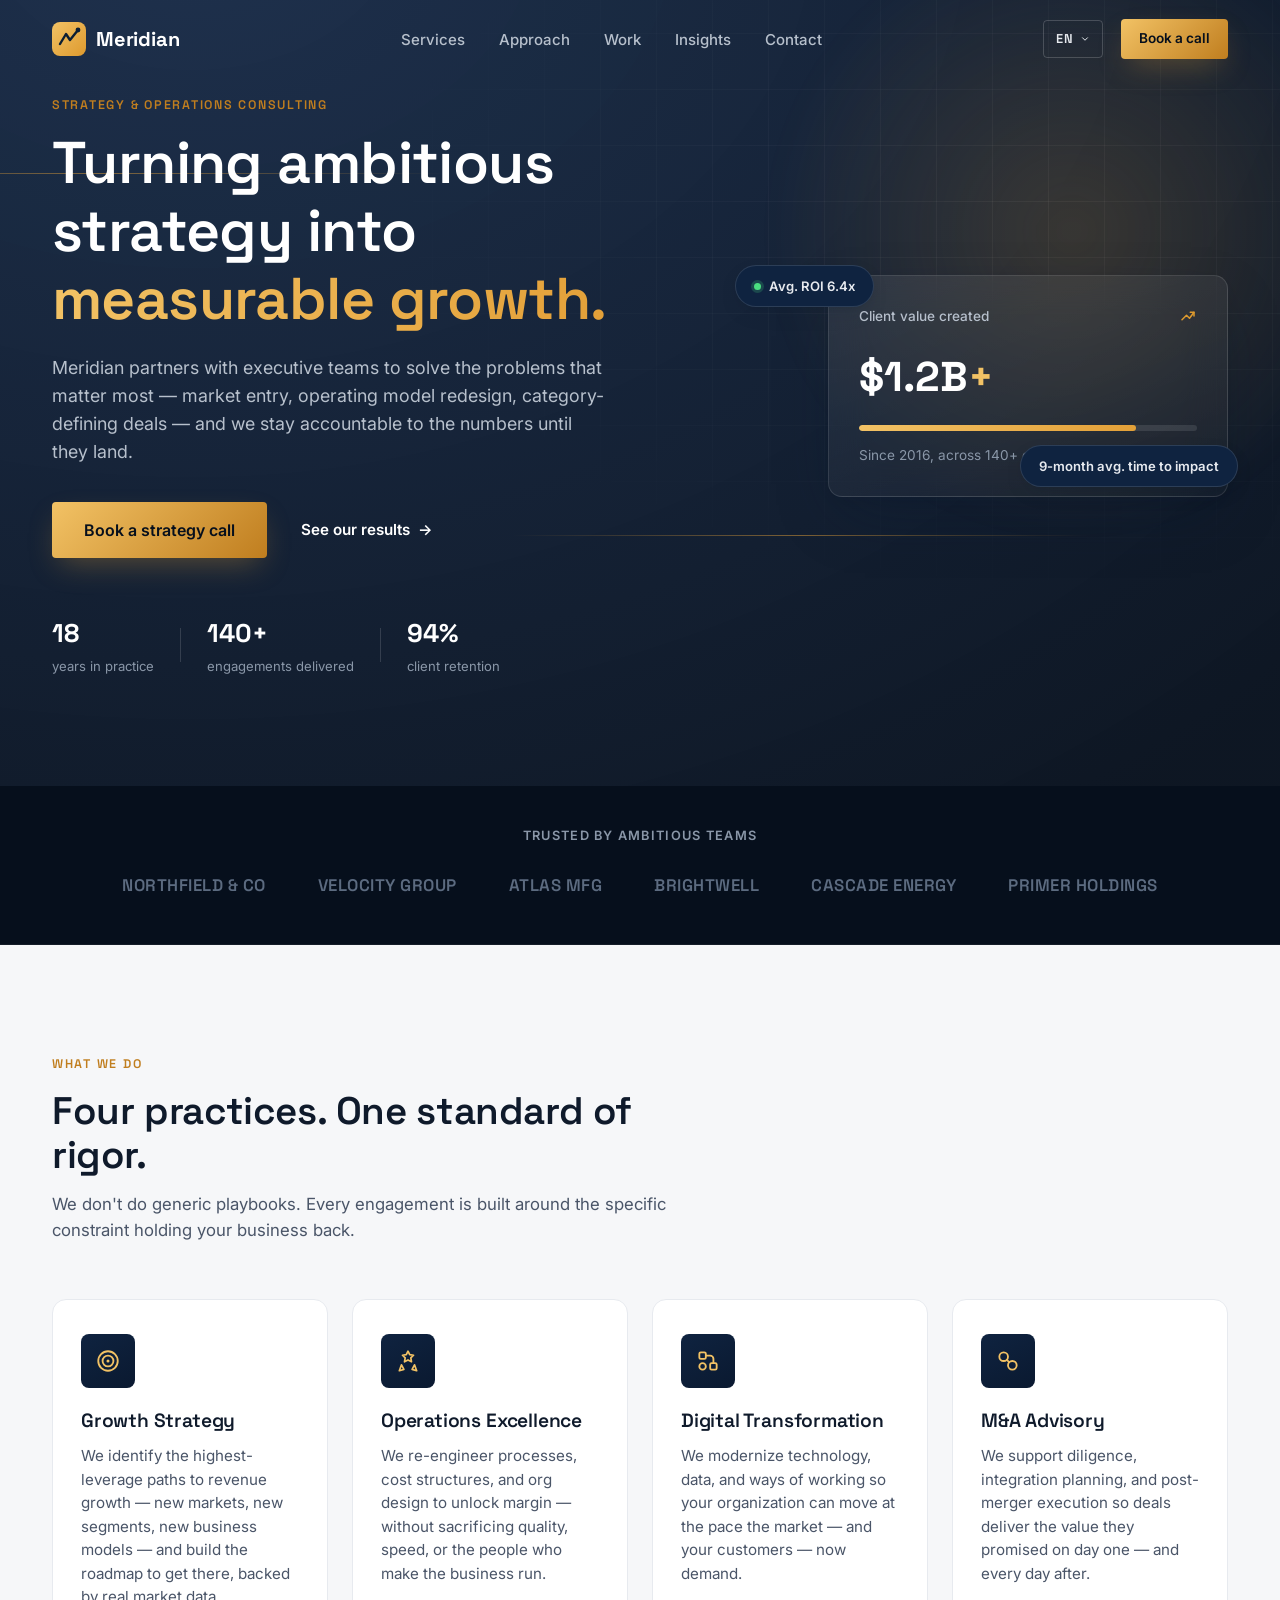
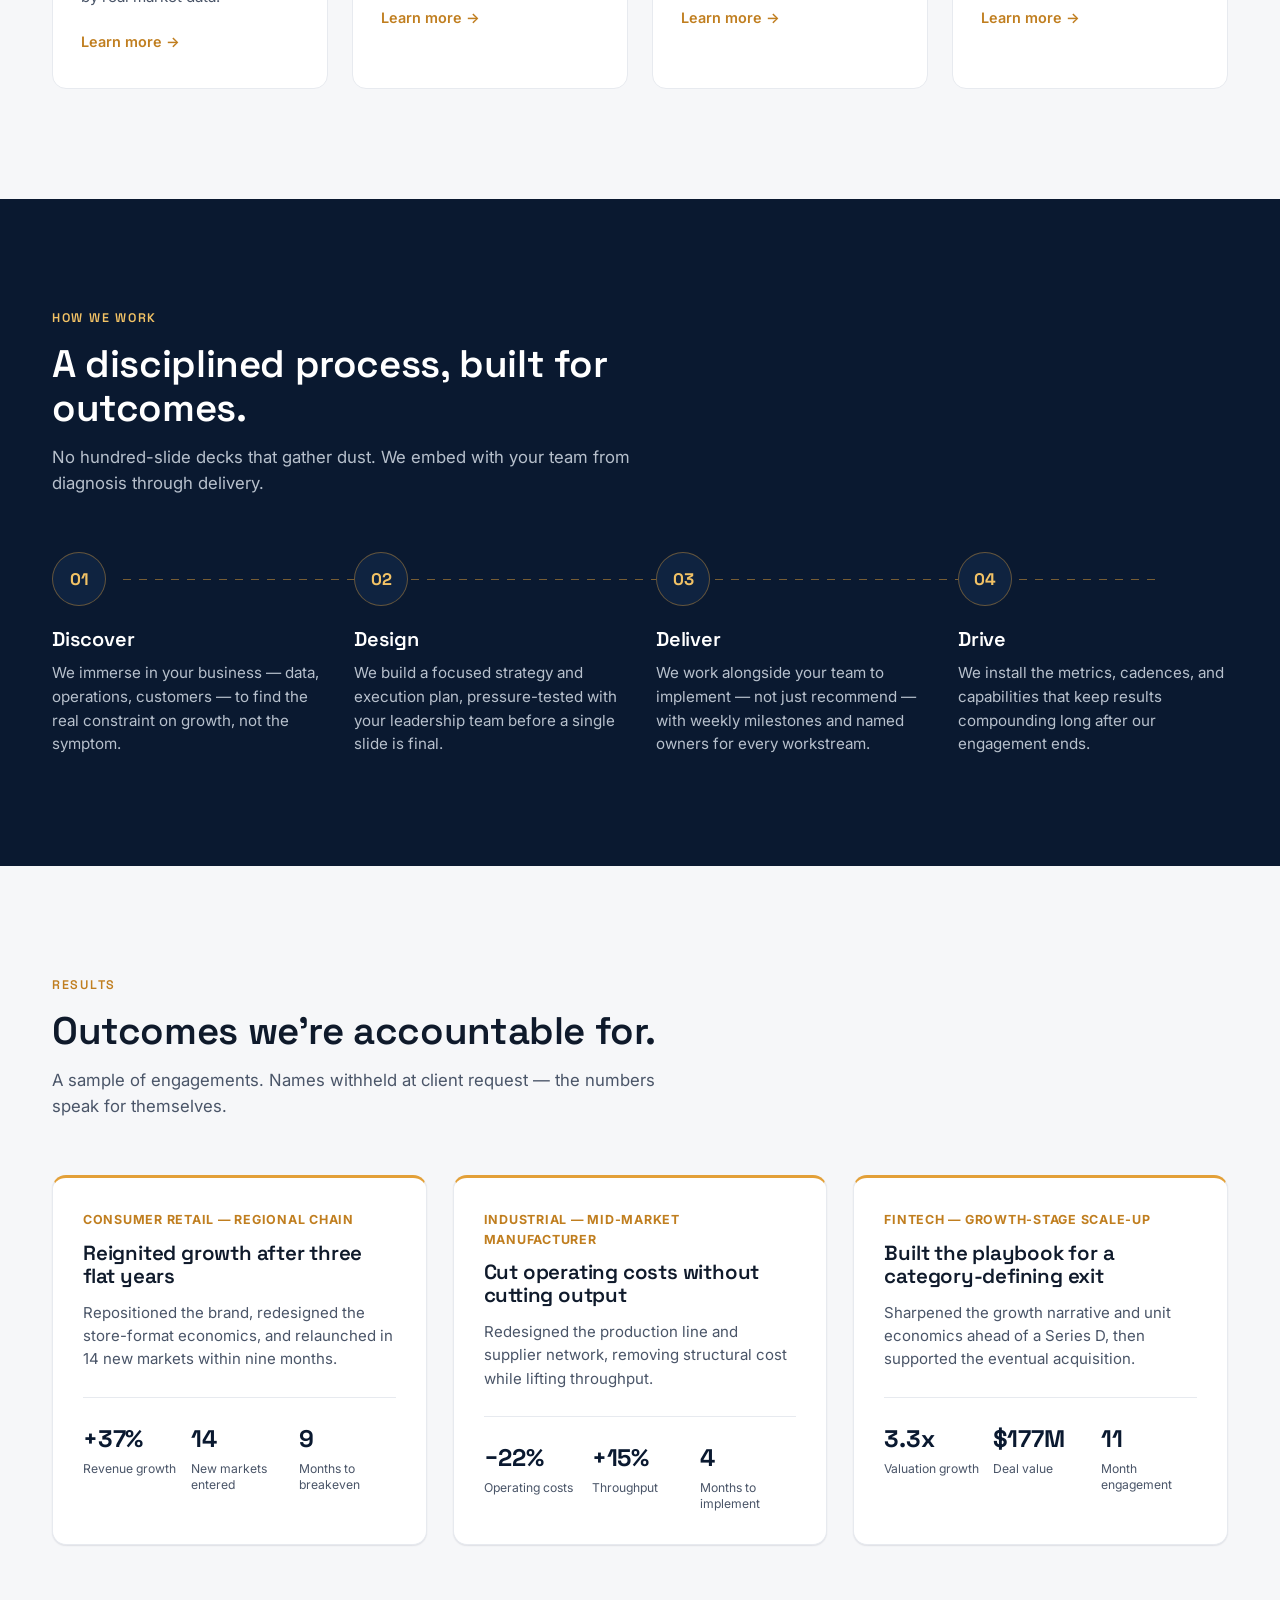
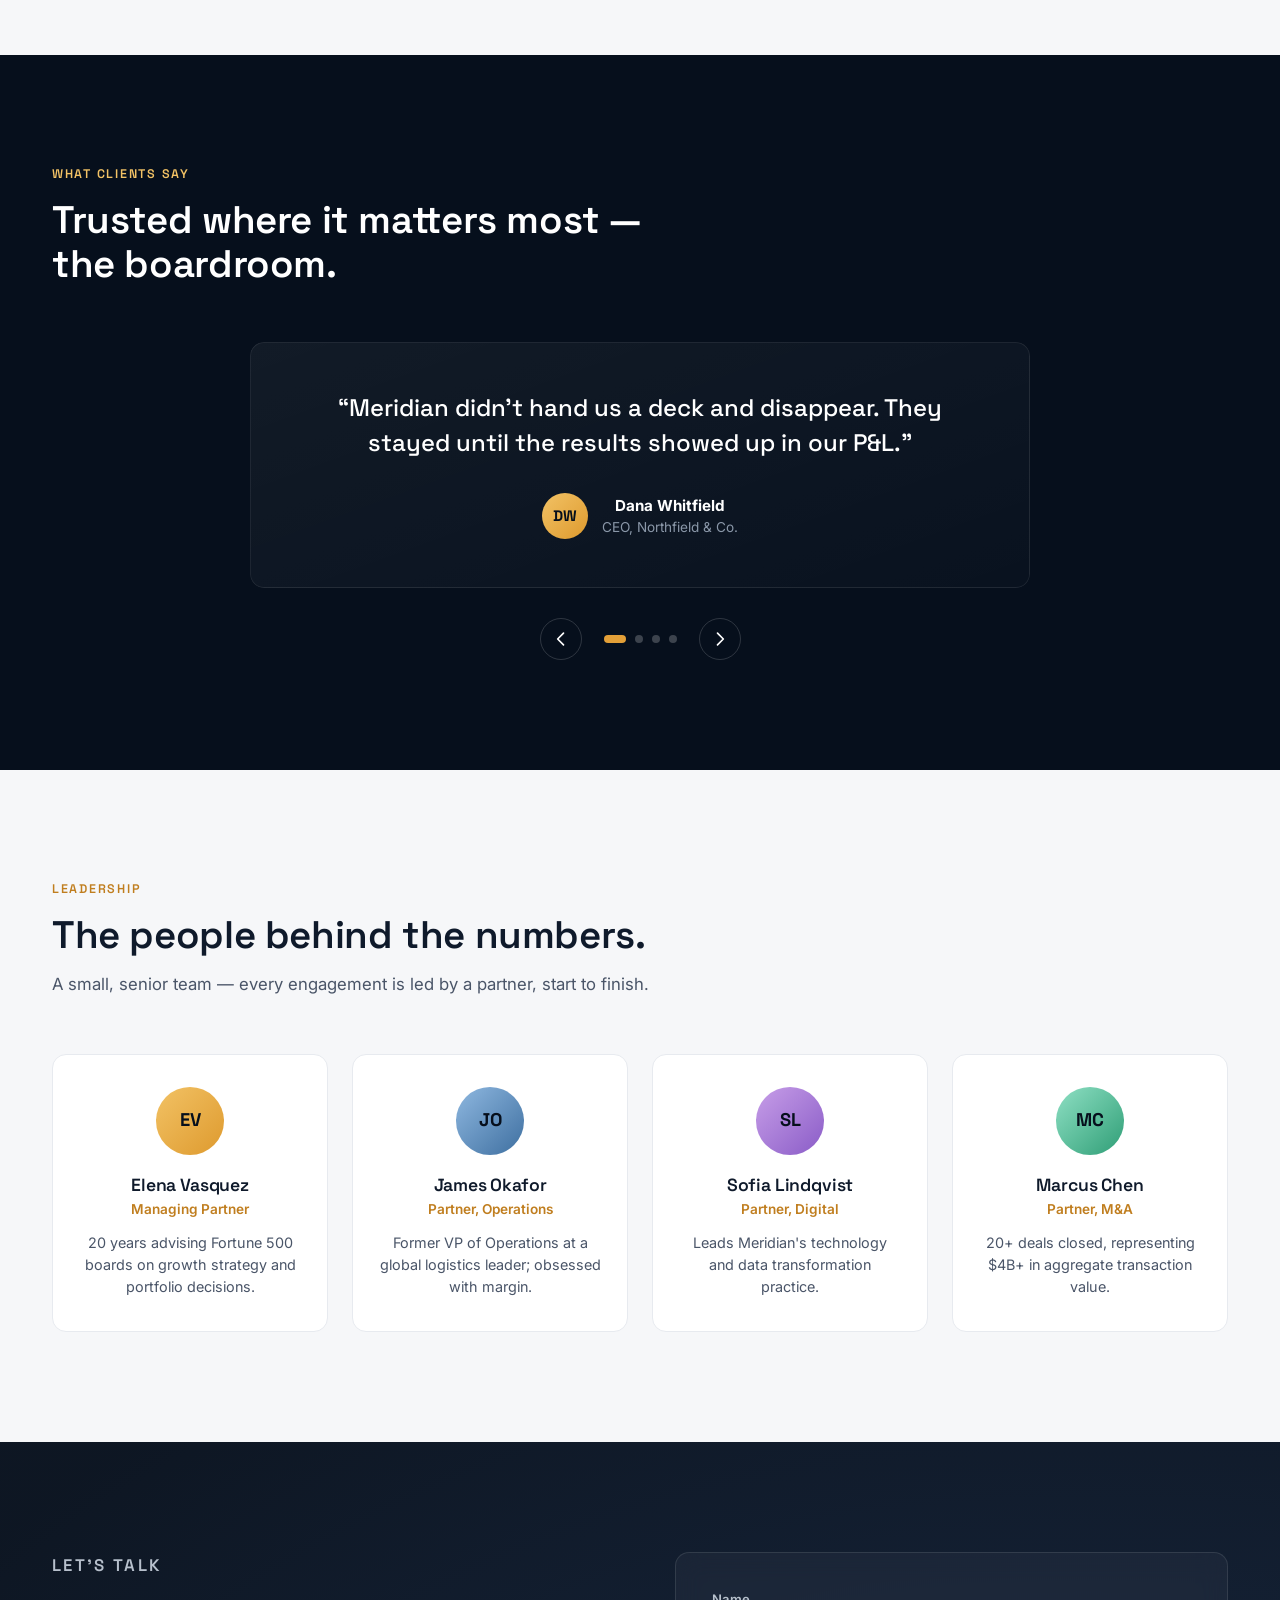
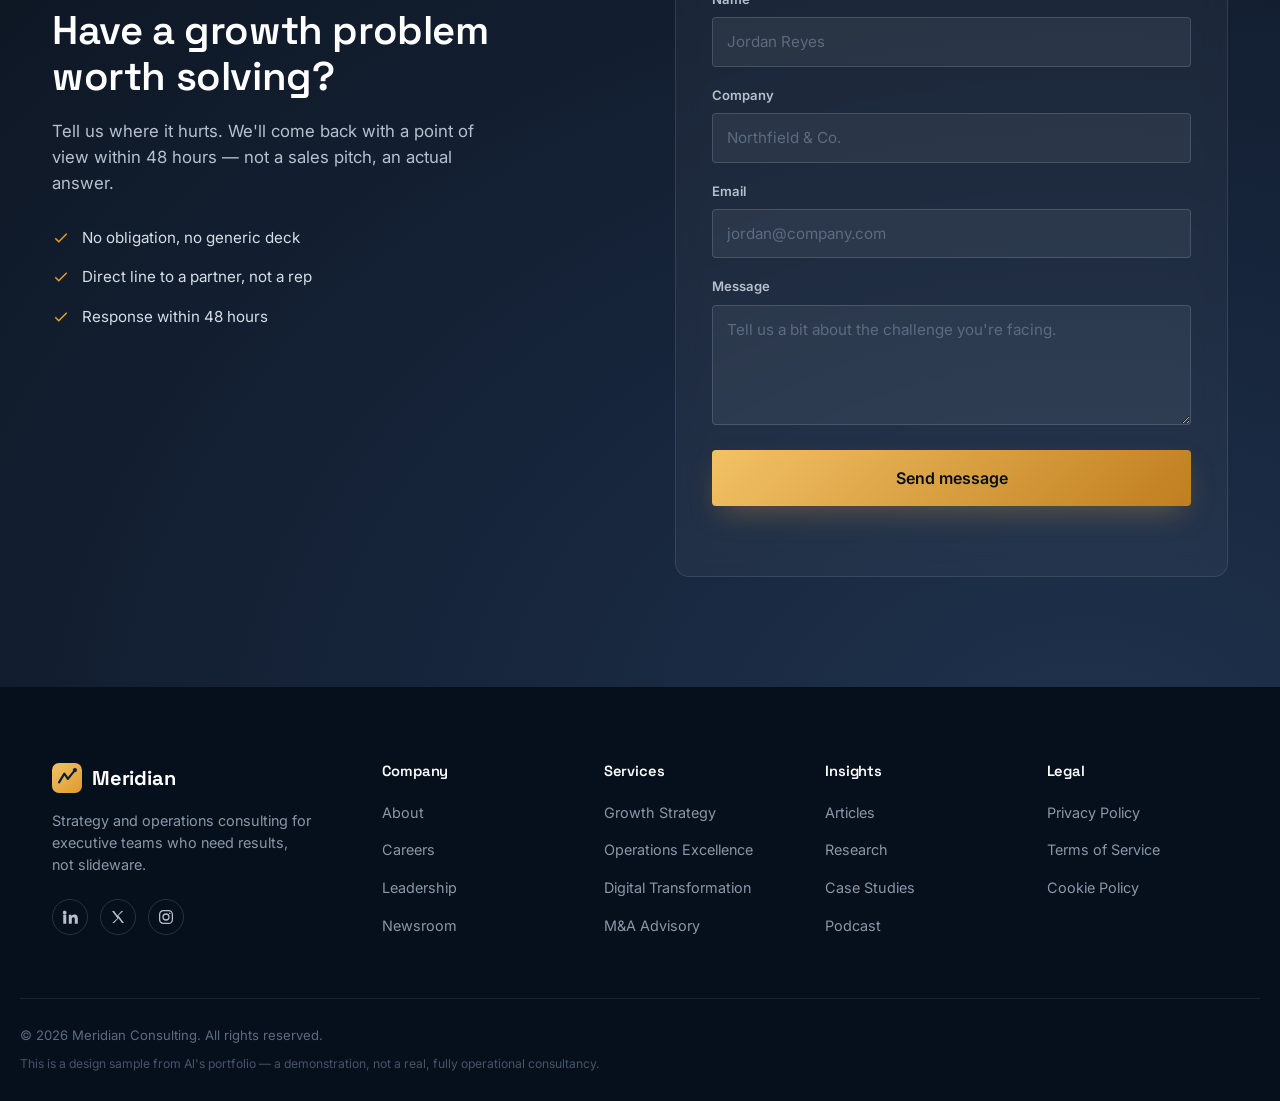
<file: 04-agency-consulting/index.html>
<!DOCTYPE html>
<html lang="en">
<head>
<meta name="robots" content="noindex, nofollow">
<meta charset="UTF-8">
<meta name="viewport" content="width=device-width, initial-scale=1.0">
<title>Meridian Consulting — Strategy That Ships</title>
<meta name="description" content="Meridian Consulting partners with executive teams to turn bold strategy into measurable growth — growth strategy, operations excellence, digital transformation, and M&A advisory.">
<link rel="preconnect" href="https://fonts.googleapis.com">
<link rel="preconnect" href="https://fonts.gstatic.com" crossorigin>
<link href="https://fonts.googleapis.com/css2?family=Space+Grotesk:wght@500;600;700&family=Inter:wght@400;500;600;700;800&display=swap" rel="stylesheet">
<link rel="stylesheet" href="css/style.css">
</head>
<body>

<a class="skip-link" href="#main" data-i18n="a11y.skipLink">Skip to content</a>

<!-- ===================== NAV ===================== -->
<header class="site-header" id="siteHeader">
  <div class="container header-inner">
    <a href="#top" class="logo" aria-label="Meridian Consulting home">
      <svg class="logo-mark" width="34" height="34" viewBox="0 0 34 34" fill="none" xmlns="http://www.w3.org/2000/svg" aria-hidden="true">
        <rect width="34" height="34" rx="8" fill="url(#markGrad)"/>
        <path d="M8 22L14 12L18 18L26 8" stroke="#0B1E33" stroke-width="2.4" stroke-linecap="round" stroke-linejoin="round"/>
        <circle cx="26" cy="8" r="2.4" fill="#0B1E33"/>
        <defs>
          <linearGradient id="markGrad" x1="0" y1="0" x2="34" y2="34" gradientUnits="userSpaceOnUse">
            <stop stop-color="#F2C265"/>
            <stop offset="1" stop-color="#DE9A2E"/>
          </linearGradient>
        </defs>
      </svg>
      <span class="logo-word">Meridian</span>
    </a>

    <nav class="main-nav" id="mainNav" aria-label="Primary">
      <ul>
        <li><a href="#services" data-i18n="nav.services">Services</a></li>
        <li><a href="#approach" data-i18n="nav.approach">Approach</a></li>
        <li><a href="#work" data-i18n="nav.work">Work</a></li>
        <li><a href="#insights" data-i18n="nav.insights">Insights</a></li>
        <li><a href="#contact" data-i18n="nav.contact">Contact</a></li>
      </ul>
    </nav>

    <div class="header-actions">
      <div class="lang-switch" id="langSwitch">
        <button class="lang-switch-btn" id="langBtn" type="button" aria-haspopup="listbox" aria-expanded="false" data-i18n-aria-label="a11y.selectLang" aria-label="Select language">
          <span id="langCurrent">EN</span>
          <svg width="10" height="10" viewBox="0 0 24 24" fill="none" aria-hidden="true"><path d="M6 9l6 6 6-6" stroke="currentColor" stroke-width="2.4" stroke-linecap="round" stroke-linejoin="round"/></svg>
        </button>
        <ul class="lang-switch-menu" id="langMenu" role="listbox" aria-label="Language">
          <li role="option" data-lang="ru">Русский</li>
          <li role="option" data-lang="uk">Українська</li>
          <li role="option" data-lang="en">English</li>
          <li role="option" data-lang="de">Deutsch</li>
          <li role="option" data-lang="es">Español</li>
        </ul>
      </div>
      <a href="#contact" class="btn btn-primary btn-sm" data-i18n="nav.bookCall">Book a call</a>
      <button class="hamburger" id="hamburgerBtn" aria-label="Toggle menu" data-i18n-aria-label="a11y.toggleMenu" aria-expanded="false" aria-controls="mobileNav">
        <span></span><span></span><span></span>
      </button>
    </div>
  </div>

  <!-- Mobile nav -->
  <nav class="mobile-nav" id="mobileNav" aria-label="Mobile">
    <ul>
      <li><a href="#services" data-i18n="nav.services">Services</a></li>
      <li><a href="#approach" data-i18n="nav.approach">Approach</a></li>
      <li><a href="#work" data-i18n="nav.work">Work</a></li>
      <li><a href="#insights" data-i18n="nav.insights">Insights</a></li>
      <li><a href="#contact" data-i18n="nav.contact">Contact</a></li>
    </ul>
    <a href="#contact" class="btn btn-primary btn-block" data-i18n="nav.bookCall">Book a call</a>
  </nav>
</header>

<main id="main">

<!-- ===================== HERO ===================== -->
<section class="hero" id="top">
  <div class="hero-bg" aria-hidden="true">
    <div class="hero-grid"></div>
    <div class="hero-line hero-line-1"></div>
    <div class="hero-line hero-line-2"></div>
    <div class="hero-glow"></div>
  </div>

  <div class="container hero-inner">
    <div class="hero-copy reveal">
      <p class="eyebrow" data-i18n="hero.eyebrow">Strategy &amp; Operations Consulting</p>
      <h1 class="hero-title"><span data-i18n="hero.titleMain">Turning ambitious strategy into</span> <span class="accent-text" data-i18n="hero.titleAccent">measurable growth.</span></h1>
      <p class="hero-sub" data-i18n="hero.sub">Meridian partners with executive teams to solve the problems that matter most — market entry, operating model redesign, category-defining deals — and we stay accountable to the numbers until they land.</p>
      <div class="hero-cta">
        <a href="#contact" class="btn btn-primary btn-lg" data-i18n="hero.ctaPrimary">Book a strategy call</a>
        <a href="#work" class="btn btn-link"><span data-i18n="hero.ctaLink">See our results</span> <span aria-hidden="true">→</span></a>
      </div>
      <div class="hero-meta">
        <div class="hero-meta-item">
          <span class="hero-meta-num">18</span>
          <span class="hero-meta-label" data-i18n="hero.meta1">years in practice</span>
        </div>
        <div class="hero-meta-divider" aria-hidden="true"></div>
        <div class="hero-meta-item">
          <span class="hero-meta-num">140+</span>
          <span class="hero-meta-label" data-i18n="hero.meta2">engagements delivered</span>
        </div>
        <div class="hero-meta-divider" aria-hidden="true"></div>
        <div class="hero-meta-item">
          <span class="hero-meta-num">94%</span>
          <span class="hero-meta-label" data-i18n="hero.meta3">client retention</span>
        </div>
      </div>
    </div>

    <div class="hero-card reveal" aria-hidden="true">
      <div class="floating-card">
        <div class="floating-card-top">
          <span class="floating-card-tag" data-i18n="hero.cardTag">Client value created</span>
          <svg width="18" height="18" viewBox="0 0 24 24" fill="none"><path d="M4 17L10 11L14 15L20 7" stroke="#DE9A2E" stroke-width="2" stroke-linecap="round" stroke-linejoin="round"/><path d="M20 7H15M20 7V12" stroke="#DE9A2E" stroke-width="2" stroke-linecap="round" stroke-linejoin="round"/></svg>
        </div>
        <div class="floating-card-num">$1.2B<span>+</span></div>
        <div class="floating-card-bar"><span style="width:82%"></span></div>
        <p class="floating-card-note" data-i18n="hero.cardNote">Since 2016, across 140+ engagements</p>
      </div>
      <div class="floating-chip floating-chip-1">
        <span class="chip-dot"></span> <span data-i18n="hero.chip1">Avg. ROI 6.4x</span>
      </div>
      <div class="floating-chip floating-chip-2">
        <span data-i18n="hero.chip2">9-month avg. time to impact</span>
      </div>
    </div>
  </div>
</section>

<!-- ===================== CLIENT LOGOS ===================== -->
<section class="logo-strip">
  <div class="container">
    <p class="logo-strip-label" data-i18n="logos.label">Trusted by ambitious teams</p>
    <div class="logo-grid">
      <span class="wordmark">NORTHFIELD&nbsp;&amp;&nbsp;CO</span>
      <span class="wordmark">VELOCITY GROUP</span>
      <span class="wordmark">ATLAS MFG</span>
      <span class="wordmark">BRIGHTWELL</span>
      <span class="wordmark">CASCADE ENERGY</span>
      <span class="wordmark">PRIMER HOLDINGS</span>
    </div>
  </div>
</section>

<!-- ===================== SERVICES ===================== -->
<section class="services" id="services">
  <div class="container">
    <div class="section-head reveal">
      <p class="eyebrow" data-i18n="services.eyebrow">What we do</p>
      <h2 data-i18n="services.title">Four practices. One standard of rigor.</h2>
      <p class="section-sub" data-i18n="services.sub">We don't do generic playbooks. Every engagement is built around the specific constraint holding your business back.</p>
    </div>

    <div class="services-grid">
      <article class="service-card reveal">
        <div class="service-icon">
          <svg width="26" height="26" viewBox="0 0 24 24" fill="none"><circle cx="12" cy="12" r="9" stroke="currentColor" stroke-width="1.7"/><circle cx="12" cy="12" r="5" stroke="currentColor" stroke-width="1.7"/><circle cx="12" cy="12" r="1.4" fill="currentColor"/></svg>
        </div>
        <h3 data-i18n="services.card1.title">Growth Strategy</h3>
        <p data-i18n="services.card1.desc">We identify the highest-leverage paths to revenue growth — new markets, new segments, new business models — and build the roadmap to get there, backed by real market data.</p>
        <a href="#contact" class="card-link"><span data-i18n="services.learnMore">Learn more</span> <span aria-hidden="true">→</span></a>
      </article>

      <article class="service-card reveal">
        <div class="service-icon">
          <svg width="26" height="26" viewBox="0 0 24 24" fill="none"><path d="M12 3l1.6 3.2 3.5.5-2.5 2.5.6 3.5L12 11l-3.2 1.7.6-3.5-2.5-2.5 3.5-.5L12 3z" stroke="currentColor" stroke-width="1.6" stroke-linejoin="round"/><path d="M6 15.5L4 21l4.2-1.3L6 15.5zM18 15.5L20 21l-4.2-1.3L18 15.5z" stroke="currentColor" stroke-width="1.6" stroke-linejoin="round"/></svg>
        </div>
        <h3 data-i18n="services.card2.title">Operations Excellence</h3>
        <p data-i18n="services.card2.desc">We re-engineer processes, cost structures, and org design to unlock margin — without sacrificing quality, speed, or the people who make the business run.</p>
        <a href="#contact" class="card-link"><span data-i18n="services.learnMore">Learn more</span> <span aria-hidden="true">→</span></a>
      </article>

      <article class="service-card reveal">
        <div class="service-icon">
          <svg width="26" height="26" viewBox="0 0 24 24" fill="none"><rect x="4" y="4" width="6" height="6" rx="1.3" stroke="currentColor" stroke-width="1.7"/><rect x="14" y="14" width="6" height="6" rx="1.3" stroke="currentColor" stroke-width="1.7"/><path d="M10 7h4a3 3 0 013 3v4" stroke="currentColor" stroke-width="1.7" stroke-linecap="round"/><circle cx="7" cy="17" r="3" stroke="currentColor" stroke-width="1.7"/></svg>
        </div>
        <h3 data-i18n="services.card3.title">Digital Transformation</h3>
        <p data-i18n="services.card3.desc">We modernize technology, data, and ways of working so your organization can move at the pace the market — and your customers — now demand.</p>
        <a href="#contact" class="card-link"><span data-i18n="services.learnMore">Learn more</span> <span aria-hidden="true">→</span></a>
      </article>

      <article class="service-card reveal">
        <div class="service-icon">
          <svg width="26" height="26" viewBox="0 0 24 24" fill="none"><circle cx="8" cy="8" r="4" stroke="currentColor" stroke-width="1.7"/><circle cx="16" cy="16" r="4" stroke="currentColor" stroke-width="1.7"/><path d="M11 11l2 2" stroke="currentColor" stroke-width="1.7" stroke-linecap="round"/></svg>
        </div>
        <h3 data-i18n="services.card4.title">M&amp;A Advisory</h3>
        <p data-i18n="services.card4.desc">We support diligence, integration planning, and post-merger execution so deals deliver the value they promised on day one — and every day after.</p>
        <a href="#contact" class="card-link"><span data-i18n="services.learnMore">Learn more</span> <span aria-hidden="true">→</span></a>
      </article>
    </div>
  </div>
</section>

<!-- ===================== APPROACH ===================== -->
<section class="approach" id="approach">
  <div class="container">
    <div class="section-head reveal light">
      <p class="eyebrow" data-i18n="approach.eyebrow">How we work</p>
      <h2 data-i18n="approach.title">A disciplined process, built for outcomes.</h2>
      <p class="section-sub" data-i18n="approach.sub">No hundred-slide decks that gather dust. We embed with your team from diagnosis through delivery.</p>
    </div>

    <div class="process">
      <div class="process-line" aria-hidden="true"></div>

      <div class="process-step reveal">
        <span class="process-num">01</span>
        <h3 data-i18n="approach.step1.title">Discover</h3>
        <p data-i18n="approach.step1.desc">We immerse in your business — data, operations, customers — to find the real constraint on growth, not the symptom.</p>
      </div>
      <div class="process-step reveal">
        <span class="process-num">02</span>
        <h3 data-i18n="approach.step2.title">Design</h3>
        <p data-i18n="approach.step2.desc">We build a focused strategy and execution plan, pressure-tested with your leadership team before a single slide is final.</p>
      </div>
      <div class="process-step reveal">
        <span class="process-num">03</span>
        <h3 data-i18n="approach.step3.title">Deliver</h3>
        <p data-i18n="approach.step3.desc">We work alongside your team to implement — not just recommend — with weekly milestones and named owners for every workstream.</p>
      </div>
      <div class="process-step reveal">
        <span class="process-num">04</span>
        <h3 data-i18n="approach.step4.title">Drive</h3>
        <p data-i18n="approach.step4.desc">We install the metrics, cadences, and capabilities that keep results compounding long after our engagement ends.</p>
      </div>
    </div>
  </div>
</section>

<!-- ===================== CASE STUDIES ===================== -->
<section class="results" id="work">
  <div class="container">
    <div class="section-head reveal">
      <p class="eyebrow" data-i18n="results.eyebrow">Results</p>
      <h2 data-i18n="results.title">Outcomes we're accountable for.</h2>
      <p class="section-sub" data-i18n="results.sub">A sample of engagements. Names withheld at client request — the numbers speak for themselves.</p>
    </div>

    <div class="case-grid">
      <article class="case-card reveal">
        <p class="case-industry" data-i18n="results.case1.industry">Consumer Retail — Regional Chain</p>
        <h3 data-i18n="results.case1.headline">Reignited growth after three flat years</h3>
        <p class="case-desc" data-i18n="results.case1.desc">Repositioned the brand, redesigned the store-format economics, and relaunched in 14 new markets within nine months.</p>
        <div class="case-stats">
          <div class="stat">
            <span class="stat-num" data-count="38" data-suffix="%" data-prefix="+">0</span>
            <span class="stat-label" data-i18n="results.case1.stat1">Revenue growth</span>
          </div>
          <div class="stat">
            <span class="stat-num" data-count="14">0</span>
            <span class="stat-label" data-i18n="results.case1.stat2">New markets entered</span>
          </div>
          <div class="stat">
            <span class="stat-num" data-count="9">0</span>
            <span class="stat-label" data-i18n="results.case1.stat3">Months to breakeven</span>
          </div>
        </div>
      </article>

      <article class="case-card reveal">
        <p class="case-industry" data-i18n="results.case2.industry">Industrial — Mid-Market Manufacturer</p>
        <h3 data-i18n="results.case2.headline">Cut operating costs without cutting output</h3>
        <p class="case-desc" data-i18n="results.case2.desc">Redesigned the production line and supplier network, removing structural cost while lifting throughput.</p>
        <div class="case-stats">
          <div class="stat">
            <span class="stat-num" data-count="22" data-suffix="%" data-prefix="−">0</span>
            <span class="stat-label" data-i18n="results.case2.stat1">Operating costs</span>
          </div>
          <div class="stat">
            <span class="stat-num" data-count="15" data-suffix="%" data-prefix="+">0</span>
            <span class="stat-label" data-i18n="results.case2.stat2">Throughput</span>
          </div>
          <div class="stat">
            <span class="stat-num" data-count="4">0</span>
            <span class="stat-label" data-i18n="results.case2.stat3">Months to implement</span>
          </div>
        </div>
      </article>

      <article class="case-card reveal">
        <p class="case-industry" data-i18n="results.case3.industry">Fintech — Growth-Stage Scale-up</p>
        <h3 data-i18n="results.case3.headline">Built the playbook for a category-defining exit</h3>
        <p class="case-desc" data-i18n="results.case3.desc">Sharpened the growth narrative and unit economics ahead of a Series D, then supported the eventual acquisition.</p>
        <div class="case-stats">
          <div class="stat">
            <span class="stat-num" data-count="3.4" data-suffix="x" data-decimals="1">0</span>
            <span class="stat-label" data-i18n="results.case3.stat1">Valuation growth</span>
          </div>
          <div class="stat">
            <span class="stat-num" data-count="180" data-suffix="M" data-prefix="$">0</span>
            <span class="stat-label" data-i18n="results.case3.stat2">Deal value</span>
          </div>
          <div class="stat">
            <span class="stat-num" data-count="11">0</span>
            <span class="stat-label" data-i18n="results.case3.stat3">Month engagement</span>
          </div>
        </div>
      </article>
    </div>
  </div>
</section>

<!-- ===================== TESTIMONIALS ===================== -->
<section class="testimonials" id="insights">
  <div class="container">
    <div class="section-head reveal light">
      <p class="eyebrow" data-i18n="testimonials.eyebrow">What clients say</p>
      <h2 data-i18n="testimonials.title">Trusted where it matters most — the boardroom.</h2>
    </div>

    <div class="carousel reveal" id="carousel">
      <div class="carousel-track" id="carouselTrack">
        <figure class="testimonial-slide">
          <blockquote>&ldquo;Meridian didn't hand us a deck and disappear. They stayed until the results showed up in our P&amp;L.&rdquo;</blockquote>
          <figcaption>
            <span class="avatar-initials" style="--a:#F2C265;--b:#DE9A2E;">DW</span>
            <span>
              <strong>Dana Whitfield</strong>
              <em>CEO, Northfield &amp; Co.</em>
            </span>
          </figcaption>
        </figure>
        <figure class="testimonial-slide">
          <blockquote>&ldquo;The clearest, most rigorous strategy work we've seen in a decade of outside engagements.&rdquo;</blockquote>
          <figcaption>
            <span class="avatar-initials" style="--a:#8FB8E0;--b:#3E6FA0;">MY</span>
            <span>
              <strong>Marcus Yi</strong>
              <em>COO, Atlas Manufacturing</em>
            </span>
          </figcaption>
        </figure>
        <figure class="testimonial-slide">
          <blockquote>&ldquo;They found $14M in margin we didn't know existed — and helped us capture it in under a year.&rdquo;</blockquote>
          <figcaption>
            <span class="avatar-initials" style="--a:#C79EE8;--b:#8A5CC7;">PC</span>
            <span>
              <strong>Priya Chandrasekar</strong>
              <em>CFO, Brightwell Partners</em>
            </span>
          </figcaption>
        </figure>
        <figure class="testimonial-slide">
          <blockquote>&ldquo;Meridian's team operates like an extension of our own leadership, not an outside vendor.&rdquo;</blockquote>
          <figcaption>
            <span class="avatar-initials" style="--a:#8FE0C4;--b:#2F9E76;">TR</span>
            <span>
              <strong>Tom Reyes</strong>
              <em>Managing Director, Cascade Energy</em>
            </span>
          </figcaption>
        </figure>
      </div>

      <div class="carousel-controls">
        <button class="carousel-btn" id="prevBtn" aria-label="Previous testimonial" data-i18n-aria-label="testimonials.prevAria">
          <svg width="20" height="20" viewBox="0 0 24 24" fill="none"><path d="M15 5l-7 7 7 7" stroke="currentColor" stroke-width="2" stroke-linecap="round" stroke-linejoin="round"/></svg>
        </button>
        <div class="carousel-dots" id="carouselDots"></div>
        <button class="carousel-btn" id="nextBtn" aria-label="Next testimonial" data-i18n-aria-label="testimonials.nextAria">
          <svg width="20" height="20" viewBox="0 0 24 24" fill="none"><path d="M9 5l7 7-7 7" stroke="currentColor" stroke-width="2" stroke-linecap="round" stroke-linejoin="round"/></svg>
        </button>
      </div>
    </div>
  </div>
</section>

<!-- ===================== TEAM ===================== -->
<section class="team">
  <div class="container">
    <div class="section-head reveal">
      <p class="eyebrow" data-i18n="team.eyebrow">Leadership</p>
      <h2 data-i18n="team.title">The people behind the numbers.</h2>
      <p class="section-sub" data-i18n="team.sub">A small, senior team — every engagement is led by a partner, start to finish.</p>
    </div>

    <div class="team-grid">
      <article class="team-card reveal">
        <div class="avatar-initials avatar-lg" style="--a:#F2C265;--b:#DE9A2E;">EV</div>
        <h3>Elena Vasquez</h3>
        <p class="team-role" data-i18n="team.role1">Managing Partner</p>
        <p class="team-bio" data-i18n="team.bio1">20 years advising Fortune 500 boards on growth strategy and portfolio decisions.</p>
      </article>
      <article class="team-card reveal">
        <div class="avatar-initials avatar-lg" style="--a:#8FB8E0;--b:#3E6FA0;">JO</div>
        <h3>James Okafor</h3>
        <p class="team-role" data-i18n="team.role2">Partner, Operations</p>
        <p class="team-bio" data-i18n="team.bio2">Former VP of Operations at a global logistics leader; obsessed with margin.</p>
      </article>
      <article class="team-card reveal">
        <div class="avatar-initials avatar-lg" style="--a:#C79EE8;--b:#8A5CC7;">SL</div>
        <h3>Sofia Lindqvist</h3>
        <p class="team-role" data-i18n="team.role3">Partner, Digital</p>
        <p class="team-bio" data-i18n="team.bio3">Leads Meridian's technology and data transformation practice.</p>
      </article>
      <article class="team-card reveal">
        <div class="avatar-initials avatar-lg" style="--a:#8FE0C4;--b:#2F9E76;">MC</div>
        <h3>Marcus Chen</h3>
        <p class="team-role" data-i18n="team.role4">Partner, M&amp;A</p>
        <p class="team-bio" data-i18n="team.bio4">20+ deals closed, representing $4B+ in aggregate transaction value.</p>
      </article>
    </div>
  </div>
</section>

<!-- ===================== FINAL CTA + CONTACT ===================== -->
<section class="cta-contact" id="contact">
  <div class="container cta-contact-inner">
    <div class="cta-copy reveal">
      <p class="eyebrow" data-i18n="cta.eyebrow">Let's talk</p>
      <h2 data-i18n="cta.title">Have a growth problem worth solving?</h2>
      <p data-i18n="cta.desc">Tell us where it hurts. We'll come back with a point of view within 48 hours — not a sales pitch, an actual answer.</p>
      <ul class="cta-points">
        <li><svg width="18" height="18" viewBox="0 0 24 24" fill="none"><path d="M5 13l4 4L19 7" stroke="#DE9A2E" stroke-width="2.2" stroke-linecap="round" stroke-linejoin="round"/></svg> <span data-i18n="cta.point1">No obligation, no generic deck</span></li>
        <li><svg width="18" height="18" viewBox="0 0 24 24" fill="none"><path d="M5 13l4 4L19 7" stroke="#DE9A2E" stroke-width="2.2" stroke-linecap="round" stroke-linejoin="round"/></svg> <span data-i18n="cta.point2">Direct line to a partner, not a rep</span></li>
        <li><svg width="18" height="18" viewBox="0 0 24 24" fill="none"><path d="M5 13l4 4L19 7" stroke="#DE9A2E" stroke-width="2.2" stroke-linecap="round" stroke-linejoin="round"/></svg> <span data-i18n="cta.point3">Response within 48 hours</span></li>
      </ul>
    </div>

    <form class="contact-form reveal" id="contactForm" novalidate>
      <div class="form-row">
        <label for="cf-name" data-i18n="form.name">Name</label>
        <input type="text" id="cf-name" name="name" placeholder="Jordan Reyes" data-i18n-placeholder="form.namePlaceholder" required>
      </div>
      <div class="form-row">
        <label for="cf-company" data-i18n="form.company">Company</label>
        <input type="text" id="cf-company" name="company" placeholder="Northfield &amp; Co." data-i18n-placeholder="form.companyPlaceholder" required>
      </div>
      <div class="form-row">
        <label for="cf-email" data-i18n="form.email">Email</label>
        <input type="email" id="cf-email" name="email" placeholder="jordan@company.com" data-i18n-placeholder="form.emailPlaceholder" required>
      </div>
      <div class="form-row">
        <label for="cf-message" data-i18n="form.message">Message</label>
        <textarea id="cf-message" name="message" rows="4" placeholder="Tell us a bit about the challenge you're facing." data-i18n-placeholder="form.messagePlaceholder" required></textarea>
      </div>
      <button type="submit" class="btn btn-primary btn-block btn-lg" data-i18n="form.submit">Send message</button>
      <p class="form-confirm" id="formConfirm" role="status" aria-live="polite"></p>
    </form>
  </div>
</section>

</main>

<!-- ===================== FOOTER ===================== -->
<footer class="site-footer">
  <div class="container footer-top">
    <div class="footer-brand">
      <a href="#top" class="logo">
        <svg class="logo-mark" width="30" height="30" viewBox="0 0 34 34" fill="none" xmlns="http://www.w3.org/2000/svg" aria-hidden="true">
          <rect width="34" height="34" rx="8" fill="url(#markGrad2)"/>
          <path d="M8 22L14 12L18 18L26 8" stroke="#0B1E33" stroke-width="2.4" stroke-linecap="round" stroke-linejoin="round"/>
          <circle cx="26" cy="8" r="2.4" fill="#0B1E33"/>
          <defs>
            <linearGradient id="markGrad2" x1="0" y1="0" x2="34" y2="34" gradientUnits="userSpaceOnUse">
              <stop stop-color="#F2C265"/>
              <stop offset="1" stop-color="#DE9A2E"/>
            </linearGradient>
          </defs>
        </svg>
        <span class="logo-word">Meridian</span>
      </a>
      <p data-i18n="footer.tagline">Strategy and operations consulting for executive teams who need results, not slideware.</p>
      <div class="social-icons">
        <a href="#" aria-label="Meridian on LinkedIn"><svg width="18" height="18" viewBox="0 0 24 24" fill="none"><path d="M4.98 3.5a2.5 2.5 0 11-.02 5 2.5 2.5 0 01.02-5zM3 9h4v12H3V9zm7 0h3.8v1.7h.05c.53-1 1.83-2.05 3.77-2.05 4.03 0 4.78 2.65 4.78 6.1V21h-4v-5.6c0-1.34-.02-3.06-1.87-3.06-1.87 0-2.16 1.46-2.16 2.96V21h-4V9z" fill="currentColor"/></svg></a>
        <a href="#" aria-label="Meridian on X"><svg width="18" height="18" viewBox="0 0 24 24" fill="none"><path d="M4 4l7.2 9.6L4.4 20h2.3l6-6.5 4.6 6.5H20l-7.5-10L19 4h-2.3l-5.6 6-4.3-6H4z" fill="currentColor"/></svg></a>
        <a href="#" aria-label="Meridian on Instagram"><svg width="18" height="18" viewBox="0 0 24 24" fill="none"><rect x="3.5" y="3.5" width="17" height="17" rx="5" stroke="currentColor" stroke-width="1.7"/><circle cx="12" cy="12" r="4" stroke="currentColor" stroke-width="1.7"/><circle cx="17" cy="7" r="1.1" fill="currentColor"/></svg></a>
      </div>
    </div>

    <div class="footer-col">
      <h4 data-i18n="footer.colCompany">Company</h4>
      <ul>
        <li><a href="#" data-i18n="footer.about">About</a></li>
        <li><a href="#" data-i18n="footer.careers">Careers</a></li>
        <li><a href="#" data-i18n="footer.leadership">Leadership</a></li>
        <li><a href="#" data-i18n="footer.newsroom">Newsroom</a></li>
      </ul>
    </div>
    <div class="footer-col">
      <h4 data-i18n="footer.colServices">Services</h4>
      <ul>
        <li><a href="#services" data-i18n="services.card1.title">Growth Strategy</a></li>
        <li><a href="#services" data-i18n="services.card2.title">Operations Excellence</a></li>
        <li><a href="#services" data-i18n="services.card3.title">Digital Transformation</a></li>
        <li><a href="#services" data-i18n="services.card4.title">M&amp;A Advisory</a></li>
      </ul>
    </div>
    <div class="footer-col">
      <h4 data-i18n="footer.colInsights">Insights</h4>
      <ul>
        <li><a href="#" data-i18n="footer.articles">Articles</a></li>
        <li><a href="#" data-i18n="footer.research">Research</a></li>
        <li><a href="#" data-i18n="footer.caseStudies">Case Studies</a></li>
        <li><a href="#" data-i18n="footer.podcast">Podcast</a></li>
      </ul>
    </div>
    <div class="footer-col">
      <h4 data-i18n="footer.colLegal">Legal</h4>
      <ul>
        <li><a href="#" data-i18n="footer.privacy">Privacy Policy</a></li>
        <li><a href="#" data-i18n="footer.terms">Terms of Service</a></li>
        <li><a href="#" data-i18n="footer.cookies">Cookie Policy</a></li>
      </ul>
    </div>
  </div>

  <div class="container footer-bottom">
    <p data-i18n="footer.copyright">&copy; 2026 Meridian Consulting. All rights reserved.</p>
  </div>
  <div class="container footer-disclaimer-wrap">
    <p class="footer-disclaimer" data-i18n="footer.disclaimer">This is a design sample from Al's portfolio — a demonstration, not a real, fully operational consultancy.</p>
  </div>
</footer>

<script src="js/script.js"></script>
</body>
</html>
</file>
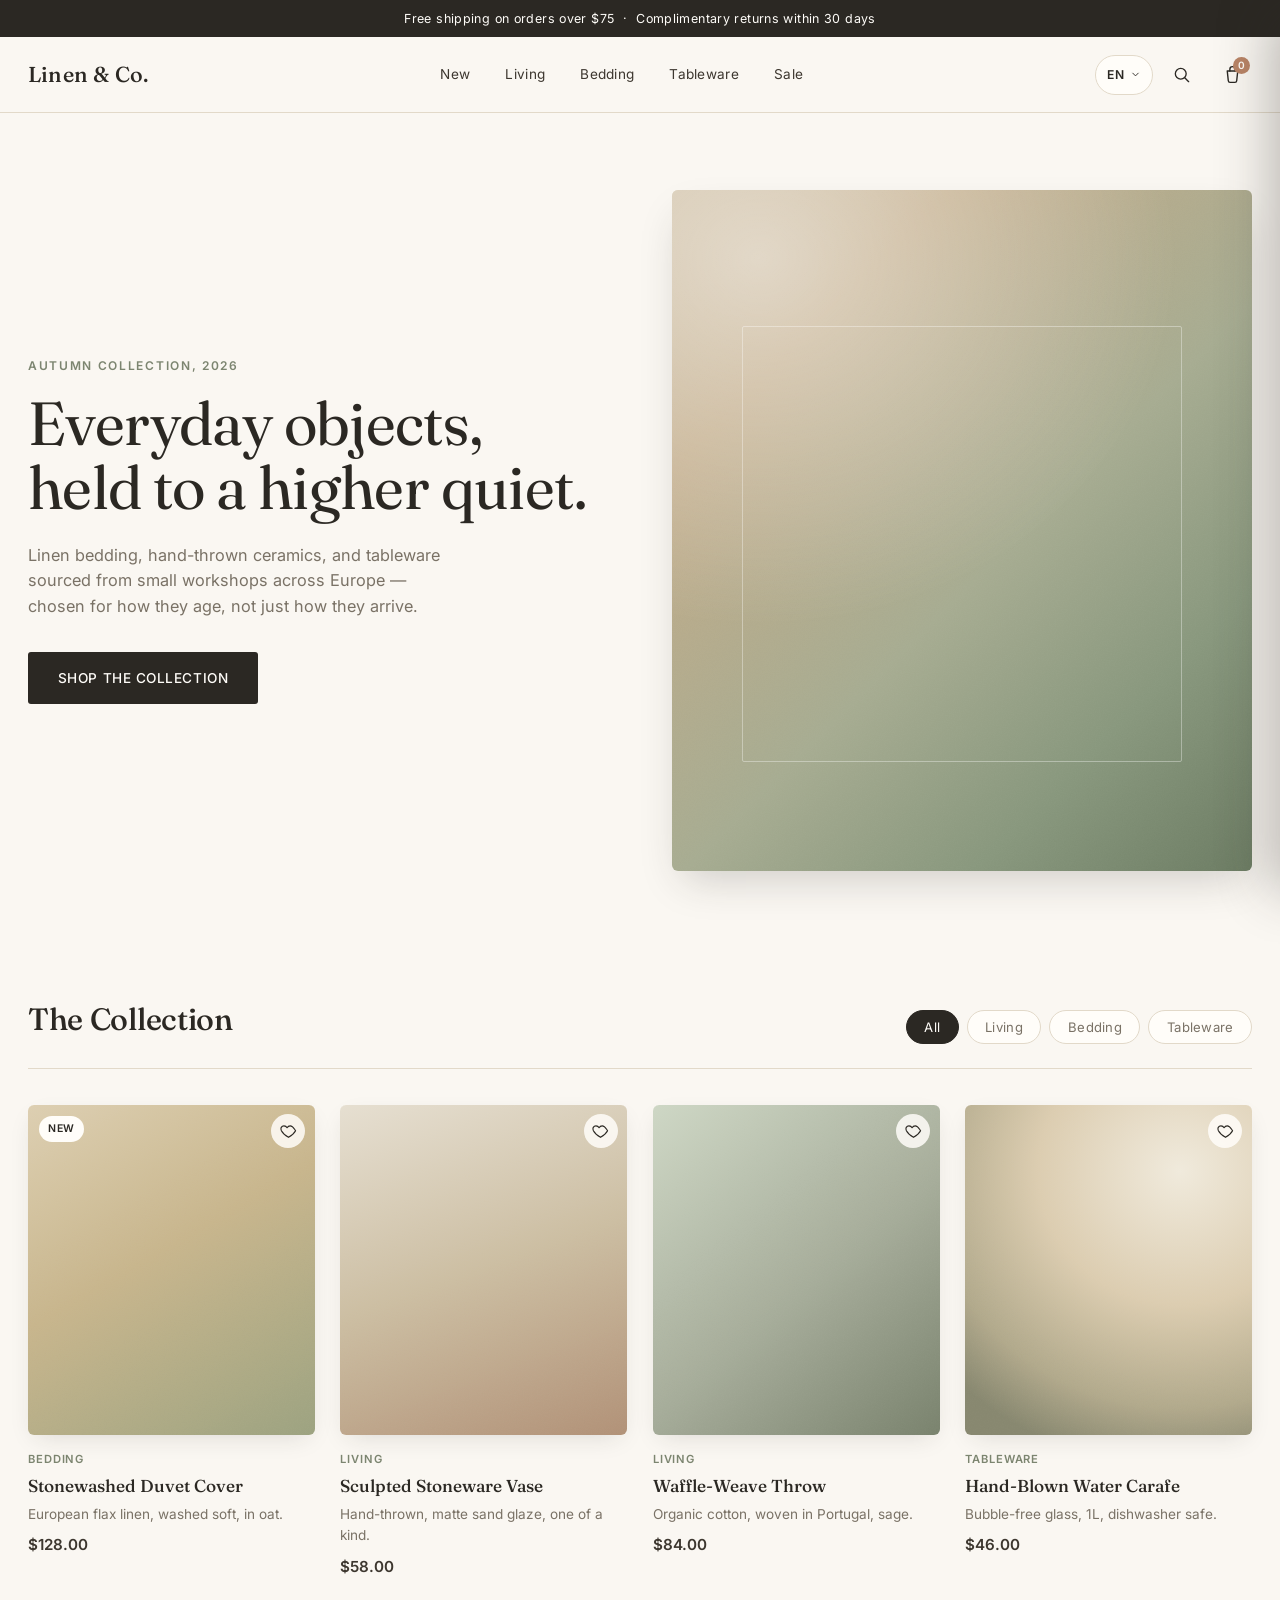
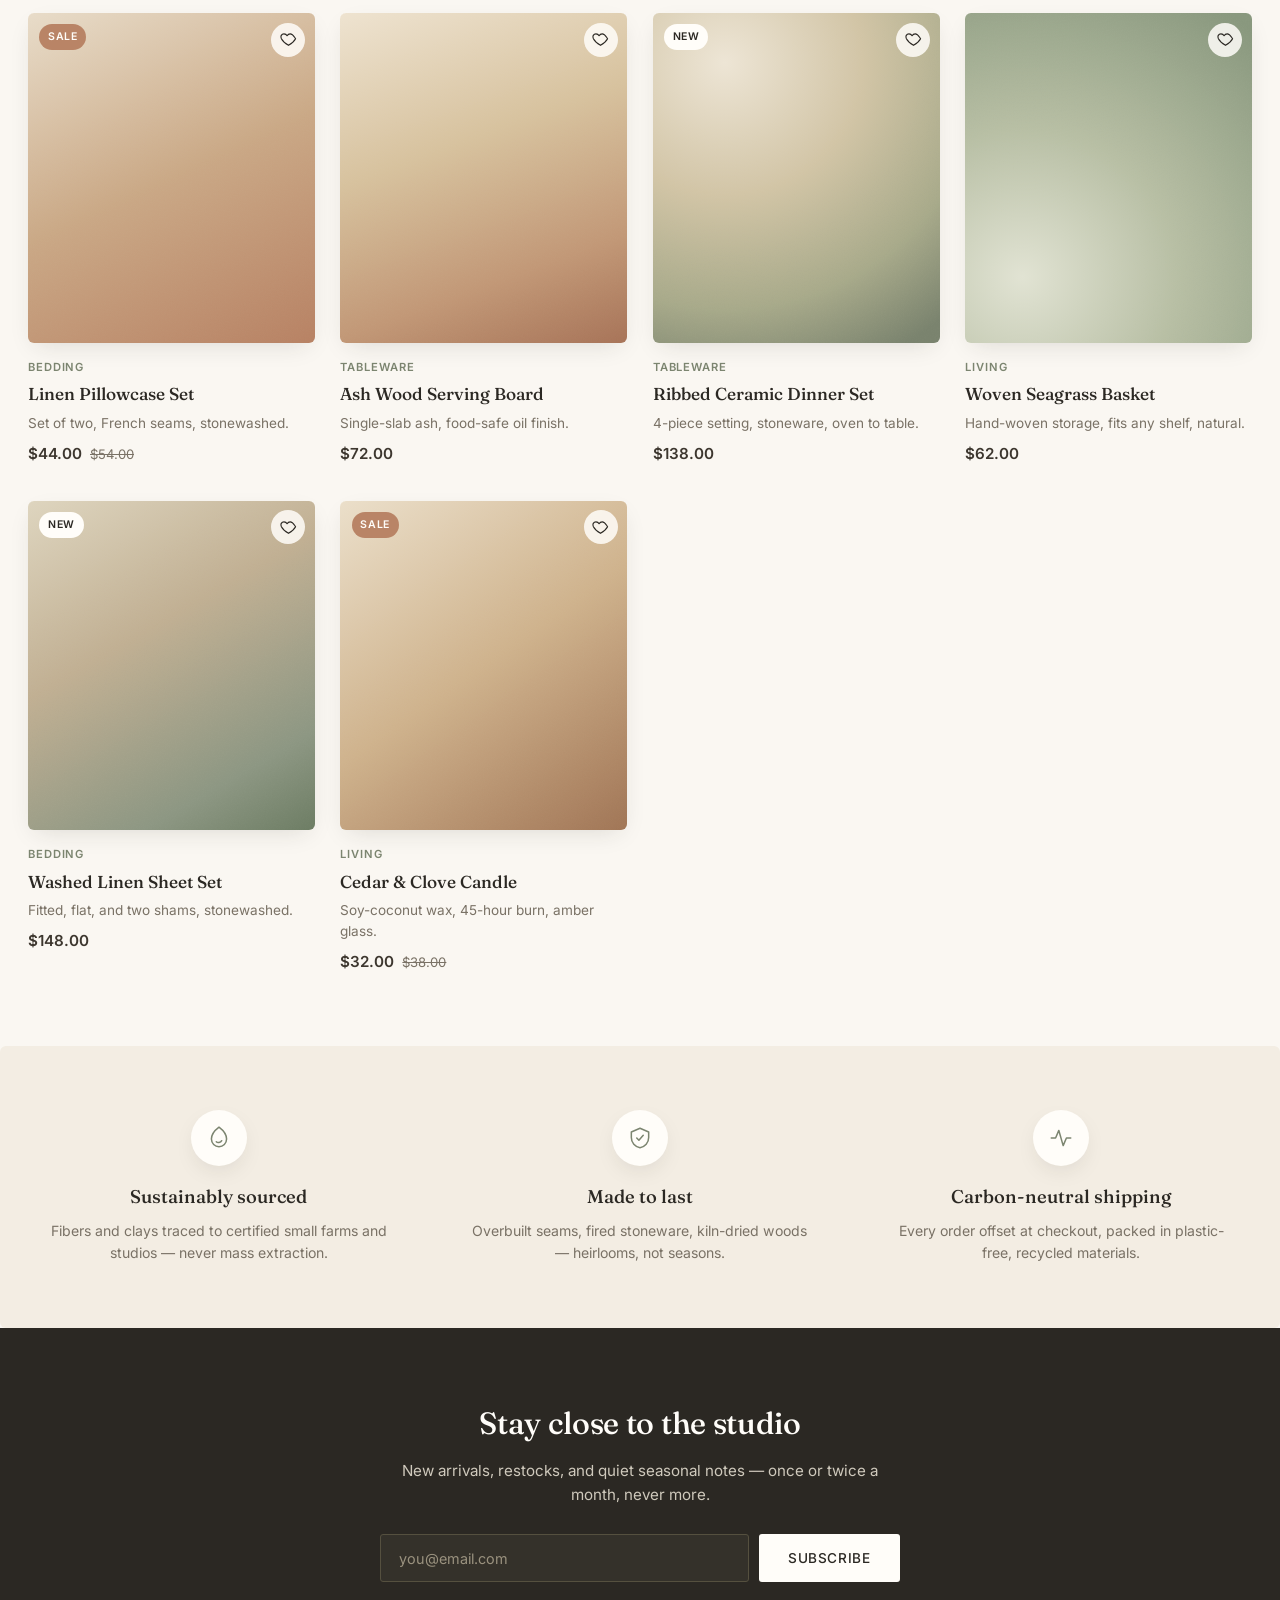
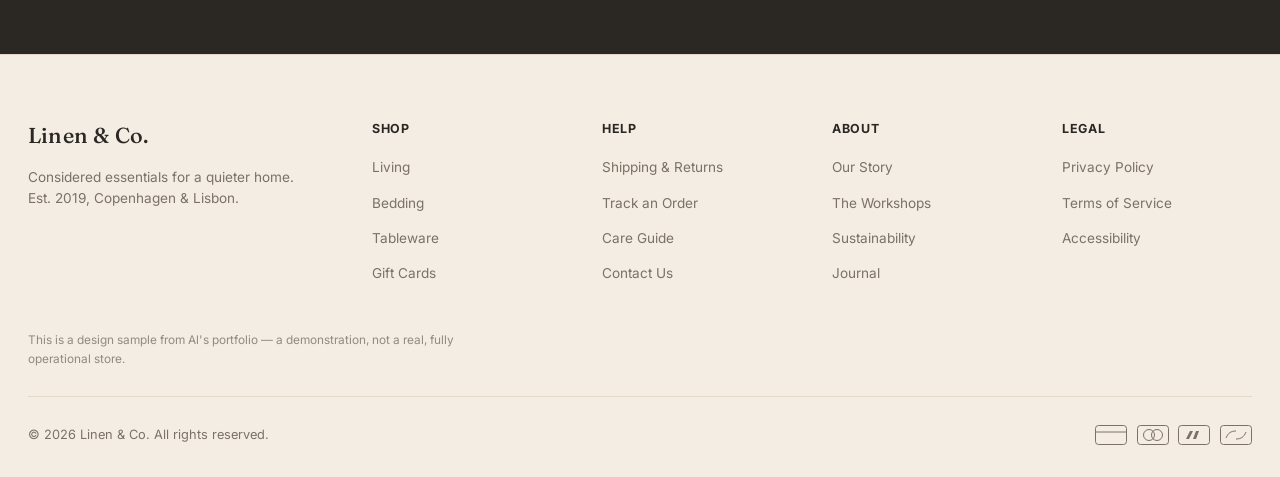
<file: 05-shop-catalog/index.html>
<!DOCTYPE html>
<html lang="en">
<head>
<meta name="robots" content="noindex, nofollow">
<meta charset="UTF-8">
<meta name="viewport" content="width=device-width, initial-scale=1.0">
<title>Linen &amp; Co. — Considered essentials for the home</title>
<meta name="description" content="Linen & Co. — quietly beautiful linens, ceramics, and tableware, sourced with care and made to be lived with.">

<link rel="preconnect" href="https://fonts.googleapis.com">
<link rel="preconnect" href="https://fonts.gstatic.com" crossorigin>
<link href="https://fonts.googleapis.com/css2?family=Fraunces:ital,opsz,wght@0,9..144,300;0,9..144,400;0,9..144,500;0,9..144,600;1,9..144,400&family=Inter:wght@300;400;500;600&display=swap" rel="stylesheet">

<link rel="stylesheet" href="css/style.css">
</head>
<body>

<!-- Announcement bar -->
<div class="announce" id="announce">
  <p class="announce__text" data-i18n="announce.text">Free shipping on orders over $75 &nbsp;·&nbsp; Complimentary returns within 30 days</p>
</div>

<!-- Sticky nav -->
<header class="site-header" id="siteHeader">
  <div class="nav-inner">
    <button class="hamburger" id="hamburgerBtn" aria-label="Open menu" aria-expanded="false">
      <span></span><span></span><span></span>
    </button>

    <a href="#top" class="logo">Linen&nbsp;&amp;&nbsp;Co.</a>

    <nav class="main-nav" id="mainNav" aria-label="Primary">
      <a href="#shop" data-filter-link="new" data-i18n="nav.new">New</a>
      <a href="#shop" data-filter-link="Living" data-i18n="nav.living">Living</a>
      <a href="#shop" data-filter-link="Bedding" data-i18n="nav.bedding">Bedding</a>
      <a href="#shop" data-filter-link="Tableware" data-i18n="nav.tableware">Tableware</a>
      <a href="#shop" data-filter-link="sale" data-i18n="nav.sale">Sale</a>
    </nav>

    <div class="nav-actions">
      <div class="lang-switch" id="langSwitch">
        <button class="lang-switch__btn" id="langSwitchBtn" aria-haspopup="listbox" aria-expanded="false" aria-label="Select language">
          <span id="langSwitchCurrent">EN</span>
          <svg viewBox="0 0 24 24" width="11" height="11" fill="none" stroke="currentColor" stroke-width="2" stroke-linecap="round" stroke-linejoin="round"><polyline points="6 9 12 15 18 9"/></svg>
        </button>
        <ul class="lang-switch__menu" id="langSwitchMenu" role="listbox" aria-label="Language">
          <li role="option" data-lang="ru">Русский</li>
          <li role="option" data-lang="uk">Українська</li>
          <li role="option" data-lang="en">English</li>
          <li role="option" data-lang="de">Deutsch</li>
          <li role="option" data-lang="es">Español</li>
        </ul>
      </div>
      <button class="icon-btn" id="searchBtn" aria-label="Search">
        <svg viewBox="0 0 24 24" width="20" height="20" fill="none" stroke="currentColor" stroke-width="1.6" stroke-linecap="round"><circle cx="10.5" cy="10.5" r="6.5"/><line x1="20" y1="20" x2="15.3" y2="15.3"/></svg>
      </button>
      <button class="icon-btn cart-btn" id="cartBtn" aria-label="Open cart">
        <svg viewBox="0 0 24 24" width="21" height="21" fill="none" stroke="currentColor" stroke-width="1.6" stroke-linecap="round" stroke-linejoin="round"><path d="M6 8h12l-1.2 11.2a2 2 0 0 1-2 1.8H9.2a2 2 0 0 1-2-1.8L6 8Z"/><path d="M9 8V6a3 3 0 0 1 6 0v2"/></svg>
        <span class="cart-badge" id="cartBadge">0</span>
      </button>
    </div>
  </div>

  <!-- mobile nav panel -->
  <nav class="mobile-nav" id="mobileNav" aria-label="Mobile">
    <a href="#shop" data-filter-link="new" data-i18n="nav.new">New</a>
    <a href="#shop" data-filter-link="Living" data-i18n="nav.living">Living</a>
    <a href="#shop" data-filter-link="Bedding" data-i18n="nav.bedding">Bedding</a>
    <a href="#shop" data-filter-link="Tableware" data-i18n="nav.tableware">Tableware</a>
    <a href="#shop" data-filter-link="sale" data-i18n="nav.sale">Sale</a>
  </nav>
</header>

<main id="top">

  <!-- Hero -->
  <section class="hero">
    <div class="hero__copy">
      <p class="hero__eyebrow" data-i18n="hero.eyebrow">Autumn Collection, 2026</p>
      <h1 class="hero__title" data-i18n="hero.title">Everyday objects,<br>held to a higher quiet.</h1>
      <p class="hero__sub" data-i18n="hero.sub">Linen bedding, hand-thrown ceramics, and tableware sourced from small workshops across Europe — chosen for how they age, not just how they arrive.</p>
      <a href="#shop" class="btn btn--primary" data-i18n="hero.cta">Shop the collection</a>
    </div>
    <div class="hero__art" aria-hidden="true">
      <div class="hero__art-inner">
        <img src="https://images.unsplash.com/photo-1616627561950-9f746e330187?auto=format&amp;fit=crop&amp;w=900&amp;q=70" alt="" loading="lazy" onerror="this.remove()">
      </div>
    </div>
  </section>

  <!-- Filter bar + grid -->
  <section class="shop" id="shop">
    <div class="shop__head">
      <h2 class="section-title" data-i18n="shop.title">The Collection</h2>
      <div class="filter-bar" id="filterBar" role="tablist" aria-label="Filter products">
        <button class="filter-btn is-active" data-filter="All" role="tab" aria-selected="true" data-i18n="filter.all">All</button>
        <button class="filter-btn" data-filter="Living" role="tab" aria-selected="false" data-i18n="filter.living">Living</button>
        <button class="filter-btn" data-filter="Bedding" role="tab" aria-selected="false" data-i18n="filter.bedding">Bedding</button>
        <button class="filter-btn" data-filter="Tableware" role="tab" aria-selected="false" data-i18n="filter.tableware">Tableware</button>
      </div>
    </div>

    <div class="product-grid" id="productGrid"></div>
  </section>

  <!-- Value props -->
  <section class="values">
    <div class="value">
      <span class="value__icon" aria-hidden="true">
        <svg viewBox="0 0 24 24" width="26" height="26" fill="none" stroke="currentColor" stroke-width="1.4" stroke-linecap="round" stroke-linejoin="round"><path d="M12 2c4 3 7 6 7 11a7 7 0 1 1-14 0c0-5 3-8 7-11Z"/><path d="M9.5 15.5c1 1 4 1 5-1"/></svg>
      </span>
      <h3 data-i18n="values.item1.title">Sustainably sourced</h3>
      <p data-i18n="values.item1.desc">Fibers and clays traced to certified small farms and studios — never mass extraction.</p>
    </div>
    <div class="value">
      <span class="value__icon" aria-hidden="true">
        <svg viewBox="0 0 24 24" width="26" height="26" fill="none" stroke="currentColor" stroke-width="1.4" stroke-linecap="round" stroke-linejoin="round"><path d="M12 3 4 6.5v5c0 5 3.4 8.7 8 9.5 4.6-.8 8-4.5 8-9.5v-5L12 3Z"/><path d="m9 12 2 2 4-4.5"/></svg>
      </span>
      <h3 data-i18n="values.item2.title">Made to last</h3>
      <p data-i18n="values.item2.desc">Overbuilt seams, fired stoneware, kiln-dried woods — heirlooms, not seasons.</p>
    </div>
    <div class="value">
      <span class="value__icon" aria-hidden="true">
        <svg viewBox="0 0 24 24" width="26" height="26" fill="none" stroke="currentColor" stroke-width="1.4" stroke-linecap="round" stroke-linejoin="round"><path d="M3 12h4l3-7 4 14 3-7h4"/></svg>
      </span>
      <h3 data-i18n="values.item3.title">Carbon-neutral shipping</h3>
      <p data-i18n="values.item3.desc">Every order offset at checkout, packed in plastic-free, recycled materials.</p>
    </div>
  </section>

  <!-- Newsletter -->
  <section class="newsletter">
    <div class="newsletter__inner">
      <h2 class="section-title section-title--light" data-i18n="newsletter.title">Stay close to the studio</h2>
      <p data-i18n="newsletter.sub">New arrivals, restocks, and quiet seasonal notes — once or twice a month, never more.</p>
      <form class="newsletter__form" id="newsletterForm" novalidate>
        <label for="newsletterEmail" class="sr-only" data-i18n="newsletter.emailLabel">Email address</label>
        <input type="email" id="newsletterEmail" name="email" placeholder="you@email.com" data-i18n-placeholder="newsletter.placeholder" required>
        <button type="submit" class="btn btn--primary" data-i18n="newsletter.button">Subscribe</button>
      </form>
      <p class="newsletter__confirm" id="newsletterConfirm" hidden data-i18n="newsletter.confirm">Thanks for subscribing — welcome to Linen &amp; Co.</p>
    </div>
  </section>

</main>

<!-- Footer -->
<footer class="site-footer">
  <div class="footer-inner">
    <div class="footer-brand">
      <a href="#top" class="logo logo--footer">Linen&nbsp;&amp;&nbsp;Co.</a>
      <p data-i18n="footer.tagline">Considered essentials for a quieter home. Est. 2019, Copenhagen &amp; Lisbon.</p>
    </div>

    <div class="footer-col">
      <h4 data-i18n="footer.shop.heading">Shop</h4>
      <ul>
        <li><a href="#shop" data-i18n="footer.shop.living">Living</a></li>
        <li><a href="#shop" data-i18n="footer.shop.bedding">Bedding</a></li>
        <li><a href="#shop" data-i18n="footer.shop.tableware">Tableware</a></li>
        <li><a href="#shop" data-i18n="footer.shop.giftCards">Gift Cards</a></li>
      </ul>
    </div>

    <div class="footer-col">
      <h4 data-i18n="footer.help.heading">Help</h4>
      <ul>
        <li><a href="#top" data-i18n="footer.help.shipping">Shipping &amp; Returns</a></li>
        <li><a href="#top" data-i18n="footer.help.track">Track an Order</a></li>
        <li><a href="#top" data-i18n="footer.help.care">Care Guide</a></li>
        <li><a href="#top" data-i18n="footer.help.contact">Contact Us</a></li>
      </ul>
    </div>

    <div class="footer-col">
      <h4 data-i18n="footer.about.heading">About</h4>
      <ul>
        <li><a href="#top" data-i18n="footer.about.story">Our Story</a></li>
        <li><a href="#top" data-i18n="footer.about.workshops">The Workshops</a></li>
        <li><a href="#top" data-i18n="footer.about.sustainability">Sustainability</a></li>
        <li><a href="#top" data-i18n="footer.about.journal">Journal</a></li>
      </ul>
    </div>

    <div class="footer-col">
      <h4 data-i18n="footer.legal.heading">Legal</h4>
      <ul>
        <li><a href="#top" data-i18n="footer.legal.privacy">Privacy Policy</a></li>
        <li><a href="#top" data-i18n="footer.legal.terms">Terms of Service</a></li>
        <li><a href="#top" data-i18n="footer.legal.accessibility">Accessibility</a></li>
      </ul>
    </div>
  </div>

  <div class="footer-disclaimer">
    <p data-i18n="footer.disclaimer">This is a design sample from Al's portfolio — a demonstration, not a real, fully operational store.</p>
  </div>

  <div class="footer-bottom">
    <p data-i18n="footer.copyright">&copy; 2026 Linen &amp; Co. All rights reserved.</p>
    <div class="payment-icons" aria-hidden="true">
      <svg viewBox="0 0 32 20" width="32" height="20"><rect x="0.5" y="0.5" width="31" height="19" rx="3" fill="none" stroke="currentColor"/><line x1="0.5" y1="7" x2="31.5" y2="7" stroke="currentColor"/></svg>
      <svg viewBox="0 0 32 20" width="32" height="20"><rect x="0.5" y="0.5" width="31" height="19" rx="3" fill="none" stroke="currentColor"/><circle cx="12" cy="10" r="5.5" fill="none" stroke="currentColor"/><circle cx="20" cy="10" r="5.5" fill="none" stroke="currentColor"/></svg>
      <svg viewBox="0 0 32 20" width="32" height="20"><rect x="0.5" y="0.5" width="31" height="19" rx="3" fill="none" stroke="currentColor"/><path d="M8 14 12 6h3l-4 8H8Zm7 0 3-8h3l-3 8h-3Z" fill="currentColor" stroke="none"/></svg>
      <svg viewBox="0 0 32 20" width="32" height="20"><rect x="0.5" y="0.5" width="31" height="19" rx="3" fill="none" stroke="currentColor"/><path d="M6 13c2-5 5-7 10-7M26 7c-2 5-5 7-10 7" stroke="currentColor" fill="none"/></svg>
    </div>
  </div>
</footer>

<!-- Cart drawer -->
<div class="drawer-overlay" id="drawerOverlay"></div>
<aside class="cart-drawer" id="cartDrawer" aria-label="Shopping cart" aria-hidden="true">
  <div class="cart-drawer__head">
    <h2 data-i18n="cart.title">Your Bag</h2>
    <button class="icon-btn" id="closeCartBtn" aria-label="Close cart">
      <svg viewBox="0 0 24 24" width="20" height="20" fill="none" stroke="currentColor" stroke-width="1.6" stroke-linecap="round"><line x1="5" y1="5" x2="19" y2="19"/><line x1="19" y1="5" x2="5" y2="19"/></svg>
    </button>
  </div>

  <div class="cart-drawer__body" id="cartBody"><!-- rendered by JS --></div>

  <div class="cart-drawer__foot" id="cartFoot">
    <div class="cart-subtotal">
      <span data-i18n="cart.subtotal">Subtotal</span>
      <span id="cartSubtotal">$0.00</span>
    </div>
    <p class="cart-note" data-i18n="cart.note">Shipping and taxes calculated at checkout.</p>
    <button class="btn btn--primary btn--full" id="checkoutBtn" data-i18n="cart.checkout">Checkout</button>
  </div>
</aside>

<script src="js/script.js"></script>
</body>
</html>
</file>
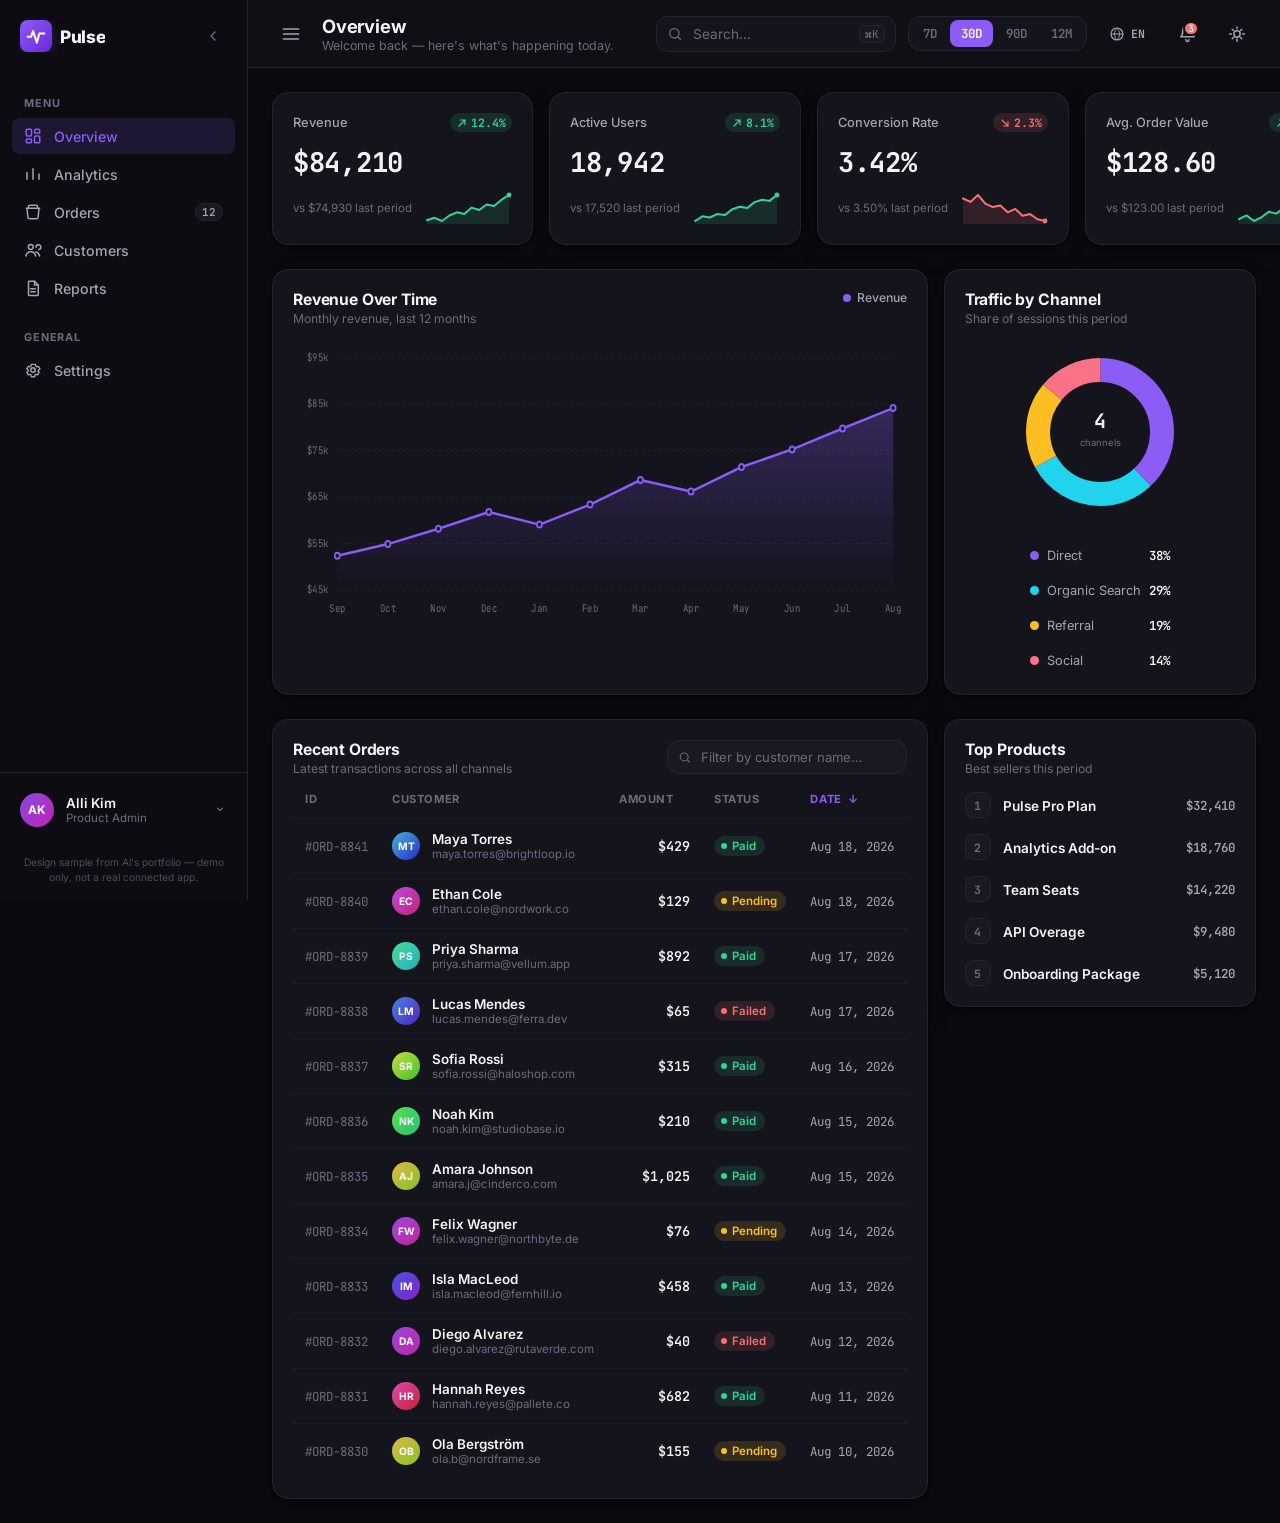
<file: 06-dashboard-app/index.html>
<!DOCTYPE html>
<html lang="en">
<head>
<meta name="robots" content="noindex, nofollow">
<meta charset="UTF-8">
<meta name="viewport" content="width=device-width, initial-scale=1.0">
<title>Pulse Analytics — Overview</title>
<meta name="description" content="Pulse Analytics dashboard — revenue, users, orders and channel breakdown at a glance.">

<!-- Theme is applied before paint to avoid a flash of the wrong theme -->
<script>
  (function () {
    try {
      var saved = localStorage.getItem('pulse-theme');
      var theme = saved || 'dark';
      document.documentElement.setAttribute('data-theme', theme);
    } catch (e) {
      document.documentElement.setAttribute('data-theme', 'dark');
    }
  })();
</script>

<link rel="preconnect" href="https://fonts.googleapis.com">
<link rel="preconnect" href="https://fonts.gstatic.com" crossorigin>
<link href="https://fonts.googleapis.com/css2?family=Inter:wght@400;500;600;700;800&family=JetBrains+Mono:wght@400;500;600&display=swap" rel="stylesheet">

<link rel="stylesheet" href="css/style.css">
</head>
<body>

<div class="app" id="app">

  <!-- ============ SIDEBAR ============ -->
  <aside class="sidebar" id="sidebar">
    <div class="sidebar-top">
      <div class="brand">
        <span class="brand-mark" aria-hidden="true">
          <svg width="20" height="20" viewBox="0 0 24 24" fill="none">
            <path d="M2 13h4l2.5-7L13 20l3-11h6" stroke="currentColor" stroke-width="2.4" stroke-linecap="round" stroke-linejoin="round"/>
          </svg>
        </span>
        <span class="brand-word">Pulse</span>
      </div>
      <button class="sidebar-collapse-btn" id="sidebarCollapseBtn" data-i18n-title="topbar.collapseTitle" data-i18n-aria="topbar.collapseTitle" aria-label="Collapse sidebar" title="Collapse sidebar">
        <svg width="16" height="16" viewBox="0 0 24 24" fill="none"><path d="M15 6l-6 6 6 6" stroke="currentColor" stroke-width="2.2" stroke-linecap="round" stroke-linejoin="round"/></svg>
      </button>
    </div>

    <nav class="nav" aria-label="Primary">
      <div class="nav-label" data-i18n="nav.menu">Menu</div>
      <ul class="nav-list">
        <li>
          <a href="#" class="nav-link is-active" data-tip="Overview" data-i18n-tip="nav.overview">
            <span class="nav-icon" aria-hidden="true"><svg width="18" height="18" viewBox="0 0 24 24" fill="none"><rect x="3" y="3" width="7" height="9" rx="1.5" stroke="currentColor" stroke-width="2"/><rect x="14" y="3" width="7" height="5" rx="1.5" stroke="currentColor" stroke-width="2"/><rect x="14" y="12" width="7" height="9" rx="1.5" stroke="currentColor" stroke-width="2"/><rect x="3" y="16" width="7" height="5" rx="1.5" stroke="currentColor" stroke-width="2"/></svg></span>
            <span class="nav-text" data-i18n="nav.overview">Overview</span>
          </a>
        </li>
        <li>
          <a href="#" class="nav-link" data-tip="Analytics" data-i18n-tip="nav.analytics">
            <span class="nav-icon" aria-hidden="true"><svg width="18" height="18" viewBox="0 0 24 24" fill="none"><path d="M4 19V10M12 19V5M20 19v-7" stroke="currentColor" stroke-width="2" stroke-linecap="round"/></svg></span>
            <span class="nav-text" data-i18n="nav.analytics">Analytics</span>
          </a>
        </li>
        <li>
          <a href="#" class="nav-link" data-tip="Orders" data-i18n-tip="nav.orders">
            <span class="nav-icon" aria-hidden="true"><svg width="18" height="18" viewBox="0 0 24 24" fill="none"><path d="M3 7h18M6 7V5a2 2 0 0 1 2-2h8a2 2 0 0 1 2 2v2M4 7l1.2 12.1a2 2 0 0 0 2 1.9h9.6a2 2 0 0 0 2-1.9L20 7" stroke="currentColor" stroke-width="2" stroke-linecap="round" stroke-linejoin="round"/></svg></span>
            <span class="nav-text" data-i18n="nav.orders">Orders</span>
            <span class="nav-badge">12</span>
          </a>
        </li>
        <li>
          <a href="#" class="nav-link" data-tip="Customers" data-i18n-tip="nav.customers">
            <span class="nav-icon" aria-hidden="true"><svg width="18" height="18" viewBox="0 0 24 24" fill="none"><circle cx="9" cy="8" r="3.2" stroke="currentColor" stroke-width="2"/><path d="M2.5 20c.7-3.6 3.4-5.6 6.5-5.6s5.8 2 6.5 5.6" stroke="currentColor" stroke-width="2" stroke-linecap="round"/><path d="M16 8.2a3.2 3.2 0 1 1 3.6 3.17" stroke="currentColor" stroke-width="2" stroke-linecap="round"/><path d="M15.5 14.6c2.7.3 4.7 2.1 5.3 5.4" stroke="currentColor" stroke-width="2" stroke-linecap="round"/></svg></span>
            <span class="nav-text" data-i18n="nav.customers">Customers</span>
          </a>
        </li>
        <li>
          <a href="#" class="nav-link" data-tip="Reports" data-i18n-tip="nav.reports">
            <span class="nav-icon" aria-hidden="true"><svg width="18" height="18" viewBox="0 0 24 24" fill="none"><path d="M7 3h7l5 5v13a1 1 0 0 1-1 1H7a1 1 0 0 1-1-1V4a1 1 0 0 1 1-1Z" stroke="currentColor" stroke-width="2" stroke-linejoin="round"/><path d="M14 3v5h5M9 13h6M9 17h6" stroke="currentColor" stroke-width="2" stroke-linecap="round"/></svg></span>
            <span class="nav-text" data-i18n="nav.reports">Reports</span>
          </a>
        </li>
      </ul>

      <div class="nav-label" data-i18n="nav.general">General</div>
      <ul class="nav-list">
        <li>
          <a href="#" class="nav-link" data-tip="Settings" data-i18n-tip="nav.settings">
            <span class="nav-icon" aria-hidden="true"><svg width="18" height="18" viewBox="0 0 24 24" fill="none"><circle cx="12" cy="12" r="3" stroke="currentColor" stroke-width="2"/><path d="M19.4 13.5c.1-.5.1-1 0-1.5l1.9-1.5-2-3.4-2.3.6a7.7 7.7 0 0 0-1.3-.75l-.35-2.4H9.65l-.35 2.4c-.47.2-.9.45-1.3.75l-2.3-.6-2 3.4L5.6 12c-.1.5-.1 1 0 1.5l-1.9 1.5 2 3.4 2.3-.6c.4.3.83.55 1.3.75l.35 2.4h4.7l.35-2.4c.47-.2.9-.45 1.3-.75l2.3.6 2-3.4-1.9-1.5Z" stroke="currentColor" stroke-width="1.8" stroke-linejoin="round"/></svg></span>
            <span class="nav-text" data-i18n="nav.settings">Settings</span>
          </a>
        </li>
      </ul>
    </nav>

    <div class="sidebar-user">
      <button class="user-block" id="userBlock" aria-haspopup="true" aria-expanded="false">
        <span class="avatar" style="--avatar-hue:265">AK</span>
        <span class="user-meta">
          <span class="user-name">Alli Kim</span>
          <span class="user-role" data-i18n="user.role">Product Admin</span>
        </span>
        <span class="user-chevron" aria-hidden="true">
          <svg width="14" height="14" viewBox="0 0 24 24" fill="none"><path d="M8 9l4 4 4-4" stroke="currentColor" stroke-width="2.2" stroke-linecap="round" stroke-linejoin="round"/></svg>
        </span>
      </button>
    </div>

    <div class="sidebar-disclaimer" data-i18n="disclaimer">Design sample from Al's portfolio — demo only, not a real connected app.</div>
  </aside>

  <div class="sidebar-scrim" id="sidebarScrim"></div>

  <!-- ============ MAIN ============ -->
  <div class="main">

    <header class="topbar">
      <div class="topbar-left">
        <button class="icon-btn hamburger-btn" id="hamburgerBtn" data-i18n-aria="topbar.hamburgerAria" aria-label="Open sidebar">
          <svg width="20" height="20" viewBox="0 0 24 24" fill="none"><path d="M3 6h18M3 12h18M3 18h18" stroke="currentColor" stroke-width="2" stroke-linecap="round"/></svg>
        </button>
        <div class="topbar-heading">
          <h1 data-i18n="topbar.title">Overview</h1>
          <p class="topbar-sub" data-i18n="topbar.subtitle">Welcome back — here's what's happening today.</p>
        </div>
      </div>

      <div class="topbar-right">
        <div class="search-box">
          <svg width="16" height="16" viewBox="0 0 24 24" fill="none" aria-hidden="true"><circle cx="11" cy="11" r="7" stroke="currentColor" stroke-width="2"/><path d="m20 20-3.2-3.2" stroke="currentColor" stroke-width="2" stroke-linecap="round"/></svg>
          <input type="text" data-i18n-placeholder="topbar.searchPlaceholder" data-i18n-aria="topbar.searchAria" placeholder="Search…" aria-label="Search">
          <kbd>⌘K</kbd>
        </div>

        <div class="date-range" id="dateRange" role="group" aria-label="Date range">
          <button class="range-btn" data-range="7d" data-i18n="range.7d">7D</button>
          <button class="range-btn is-active" data-range="30d" data-i18n="range.30d">30D</button>
          <button class="range-btn" data-range="90d" data-i18n="range.90d">90D</button>
          <button class="range-btn" data-range="12m" data-i18n="range.12m">12M</button>
        </div>

        <div class="lang-switcher" id="langSwitcher">
          <button class="icon-btn lang-btn" id="langBtn" aria-haspopup="true" aria-expanded="false" data-i18n-aria="topbar.langAria" aria-label="Change language" title="Change language">
            <svg width="16" height="16" viewBox="0 0 24 24" fill="none" aria-hidden="true"><circle cx="12" cy="12" r="9" stroke="currentColor" stroke-width="1.8"/><path d="M3 12h18M12 3c2.4 2.5 3.7 5.8 3.7 9s-1.3 6.5-3.7 9c-2.4-2.5-3.7-5.8-3.7-9S9.6 5.5 12 3Z" stroke="currentColor" stroke-width="1.5"/></svg>
            <span class="lang-code" id="langCode">EN</span>
          </button>
          <ul class="lang-menu" id="langMenu" role="menu" aria-label="Select language">
            <li role="none"><button type="button" role="menuitem" class="lang-option" data-lang="ru">Русский</button></li>
            <li role="none"><button type="button" role="menuitem" class="lang-option" data-lang="uk">Українська</button></li>
            <li role="none"><button type="button" role="menuitem" class="lang-option is-active" data-lang="en">English</button></li>
            <li role="none"><button type="button" role="menuitem" class="lang-option" data-lang="de">Deutsch</button></li>
            <li role="none"><button type="button" role="menuitem" class="lang-option" data-lang="es">Español</button></li>
          </ul>
        </div>

        <button class="icon-btn" id="notifBtn" data-i18n-aria="topbar.notifAria" aria-label="Notifications">
          <svg width="19" height="19" viewBox="0 0 24 24" fill="none"><path d="M18 8a6 6 0 1 0-12 0c0 6.5-2.5 8-2.5 8h17S18 14.5 18 8Z" stroke="currentColor" stroke-width="2" stroke-linejoin="round"/><path d="M10 20a2 2 0 0 0 4 0" stroke="currentColor" stroke-width="2" stroke-linecap="round"/></svg>
          <span class="notif-badge">3</span>
        </button>

        <button class="icon-btn theme-toggle" id="themeToggle" data-i18n-aria="topbar.themeToggleTitle" data-i18n-title="topbar.themeToggleTitle" aria-label="Toggle color theme" title="Toggle theme">
          <svg class="icon-sun" width="18" height="18" viewBox="0 0 24 24" fill="none"><circle cx="12" cy="12" r="4.2" stroke="currentColor" stroke-width="2"/><path d="M12 2.5v2.4M12 19.1v2.4M4.5 12H2.1M21.9 12h-2.4M5.6 5.6l1.7 1.7M16.7 16.7l1.7 1.7M18.4 5.6l-1.7 1.7M7.3 16.7l-1.7 1.7" stroke="currentColor" stroke-width="2" stroke-linecap="round"/></svg>
          <svg class="icon-moon" width="18" height="18" viewBox="0 0 24 24" fill="none"><path d="M20 14.5A8.5 8.5 0 1 1 9.5 4a6.8 6.8 0 0 0 10.5 10.5Z" stroke="currentColor" stroke-width="2" stroke-linejoin="round"/></svg>
        </button>
      </div>
    </header>

    <main class="content">

      <!-- ===== STAT CARDS ===== -->
      <section class="stat-grid" aria-label="Key metrics">
        <div class="stat-card">
          <div class="stat-top">
            <span class="stat-label" data-i18n="stat.revenueLabel">Revenue</span>
            <span class="trend trend-up"><svg width="12" height="12" viewBox="0 0 24 24" fill="none"><path d="M6 18 18 6M9 6h9v9" stroke="currentColor" stroke-width="2.4" stroke-linecap="round" stroke-linejoin="round"/></svg>12.4%</span>
          </div>
          <div class="stat-value">$84,210</div>
          <div class="stat-bottom">
            <span class="stat-sub" data-i18n-tpl="stat.vsLastPeriod" data-value="$74,930">vs $74,930 last period</span>
            <svg class="sparkline" data-spark="42,45,41,48,52,50,58,55,62,60,68,74" data-trend="up" width="88" height="32" viewBox="0 0 88 32"></svg>
          </div>
        </div>

        <div class="stat-card">
          <div class="stat-top">
            <span class="stat-label" data-i18n="stat.activeUsersLabel">Active Users</span>
            <span class="trend trend-up"><svg width="12" height="12" viewBox="0 0 24 24" fill="none"><path d="M6 18 18 6M9 6h9v9" stroke="currentColor" stroke-width="2.4" stroke-linecap="round" stroke-linejoin="round"/></svg>8.1%</span>
          </div>
          <div class="stat-value">18,942</div>
          <div class="stat-bottom">
            <span class="stat-sub" data-i18n-tpl="stat.vsLastPeriod" data-value="17,520">vs 17,520 last period</span>
            <svg class="sparkline" data-spark="30,34,33,36,35,40,42,41,46,48,47,52" data-trend="up" width="88" height="32" viewBox="0 0 88 32"></svg>
          </div>
        </div>

        <div class="stat-card">
          <div class="stat-top">
            <span class="stat-label" data-i18n="stat.conversionLabel">Conversion Rate</span>
            <span class="trend trend-down"><svg width="12" height="12" viewBox="0 0 24 24" fill="none"><path d="M6 6 18 18M18 9v9H9" stroke="currentColor" stroke-width="2.4" stroke-linecap="round" stroke-linejoin="round"/></svg>2.3%</span>
          </div>
          <div class="stat-value">3.42%</div>
          <div class="stat-bottom">
            <span class="stat-sub" data-i18n-tpl="stat.vsLastPeriod" data-value="3.50%">vs 3.50% last period</span>
            <svg class="sparkline" data-spark="50,48,52,47,45,46,42,44,40,41,38,37" data-trend="down" width="88" height="32" viewBox="0 0 88 32"></svg>
          </div>
        </div>

        <div class="stat-card">
          <div class="stat-top">
            <span class="stat-label" data-i18n="stat.aovLabel">Avg. Order Value</span>
            <span class="trend trend-up"><svg width="12" height="12" viewBox="0 0 24 24" fill="none"><path d="M6 18 18 6M9 6h9v9" stroke="currentColor" stroke-width="2.4" stroke-linecap="round" stroke-linejoin="round"/></svg>4.6%</span>
          </div>
          <div class="stat-value">$128.60</div>
          <div class="stat-bottom">
            <span class="stat-sub" data-i18n-tpl="stat.vsLastPeriod" data-value="$123.00">vs $123.00 last period</span>
            <svg class="sparkline" data-spark="40,42,39,41,44,43,46,45,48,47,50,53" data-trend="up" width="88" height="32" viewBox="0 0 88 32"></svg>
          </div>
        </div>
      </section>

      <!-- ===== CHARTS ===== -->
      <section class="chart-grid">
        <div class="card chart-card chart-card-main">
          <div class="card-head">
            <div>
              <h2 data-i18n="chart.revenueTitle">Revenue Over Time</h2>
              <p class="card-sub" data-i18n="chart.revenueSub">Monthly revenue, last 12 months</p>
            </div>
            <div class="legend-inline">
              <span class="legend-dot" style="--dot:var(--accent)"></span> <span data-i18n="chart.revenueLegend">Revenue</span>
            </div>
          </div>
          <div class="chart-wrap" id="mainChartWrap">
            <svg id="mainChart" width="100%" height="280" viewBox="0 0 720 280" preserveAspectRatio="none" aria-label="Monthly revenue line chart"></svg>
            <div class="chart-tooltip" id="chartTooltip" role="status" aria-live="polite"></div>
          </div>
        </div>

        <div class="card chart-card chart-card-donut">
          <div class="card-head">
            <div>
              <h2 data-i18n="chart.trafficTitle">Traffic by Channel</h2>
              <p class="card-sub" data-i18n="chart.trafficSub">Share of sessions this period</p>
            </div>
          </div>
          <div class="donut-wrap">
            <svg id="donutChart" width="180" height="180" viewBox="0 0 180 180" aria-label="Traffic by channel donut chart"></svg>
            <ul class="donut-legend" id="donutLegend"></ul>
          </div>
        </div>
      </section>

      <!-- ===== TABLE + SIDE LIST ===== -->
      <section class="lower-grid">
        <div class="card table-card">
          <div class="card-head">
            <div>
              <h2 data-i18n="table.title">Recent Orders</h2>
              <p class="card-sub" data-i18n="table.subtitle">Latest transactions across all channels</p>
            </div>
            <div class="table-filter">
              <svg width="15" height="15" viewBox="0 0 24 24" fill="none" aria-hidden="true"><circle cx="11" cy="11" r="7" stroke="currentColor" stroke-width="2"/><path d="m20 20-3.2-3.2" stroke="currentColor" stroke-width="2" stroke-linecap="round"/></svg>
              <input type="text" id="tableFilter" data-i18n-placeholder="table.filterPlaceholder" data-i18n-aria="table.filterAria" placeholder="Filter by customer name…" aria-label="Filter orders by customer name">
            </div>
          </div>

          <div class="table-scroll">
            <table class="data-table" id="ordersTable">
              <thead>
                <tr>
                  <th data-key="id" class="sortable"><span data-i18n="table.colId">ID</span> <span class="sort-arrow"></span></th>
                  <th data-key="customer" class="sortable"><span data-i18n="table.colCustomer">Customer</span> <span class="sort-arrow"></span></th>
                  <th data-key="amount" class="sortable is-numeric"><span data-i18n="table.colAmount">Amount</span> <span class="sort-arrow"></span></th>
                  <th data-key="status" class="sortable"><span data-i18n="table.colStatus">Status</span> <span class="sort-arrow"></span></th>
                  <th data-key="date" class="sortable"><span data-i18n="table.colDate">Date</span> <span class="sort-arrow"></span></th>
                </tr>
              </thead>
              <tbody id="ordersTableBody"></tbody>
            </table>
          </div>
          <p class="table-empty" id="tableEmpty" hidden><span data-i18n="table.noMatch">No orders match</span> "<span id="tableEmptyTerm"></span>"</p>
        </div>

        <div class="card list-card">
          <div class="card-head">
            <div>
              <h2 data-i18n="list.title">Top Products</h2>
              <p class="card-sub" data-i18n="list.subtitle">Best sellers this period</p>
            </div>
          </div>
          <ul class="top-products" id="topProducts"></ul>
        </div>
      </section>

    </main>
  </div>
</div>

<script src="js/script.js"></script>
</body>
</html>
</file>
<file: 01-cafe-landing/css/style.css>
:root{
  --bg:#faf6f1;
  --ink:#241b15;
  --ink-soft:#6b5d51;
  --brand:#a9491f;
  --brand-dark:#7c3416;
  --cream:#f1e6d8;
  --line:#e6d9c9;
  --radius:18px;
  font-size:16px;
}
*{box-sizing:border-box;margin:0;padding:0;}
body{
  font-family:'Inter',ui-sans-serif,system-ui,sans-serif;
  color:var(--ink);
  background:var(--bg);
  line-height:1.6;
}
h1,h2,h3{font-family:'Fraunces',ui-serif,serif;font-weight:600;letter-spacing:-0.02em;}
.container{max-width:1140px;margin:0 auto;padding:0 24px;}
a{color:inherit;text-decoration:none;}
img{max-width:100%;display:block;}
ul{list-style:none;}

.eyebrow{
  display:inline-block;
  font-family:'Inter',ui-sans-serif,sans-serif;
  font-size:0.8rem;
  letter-spacing:0.14em;
  text-transform:uppercase;
  color:var(--brand);
  font-weight:700;
  margin-bottom:12px;
}
.eyebrow--center{display:block;text-align:center;}
.section-title{text-align:center;font-size:2.1rem;margin-bottom:48px;}

.btn{
  display:inline-block;
  padding:14px 30px;
  border-radius:999px;
  font-family:'Inter',ui-sans-serif,sans-serif;
  font-weight:600;
  font-size:0.95rem;
  transition:all .25s ease;
  border:2px solid transparent;
  cursor:pointer;
}
.btn--primary{background:var(--brand);color:#fff;}
.btn--primary:hover{background:var(--brand-dark);transform:translateY(-2px);}
.btn--ghost{border-color:var(--ink);color:var(--ink);}
.btn--ghost:hover{background:var(--ink);color:#fff;}

/* header */
.header{
  position:fixed;top:0;left:0;right:0;z-index:100;
  background:rgba(250,246,241,.85);
  backdrop-filter:blur(8px);
  border-bottom:1px solid transparent;
  transition:border-color .25s, box-shadow .25s;
}
.header.is-scrolled{
  border-bottom-color:var(--line);
  box-shadow:0 10px 30px -20px rgba(36,27,21,.4);
}
.header__inner{
  display:flex;align-items:center;justify-content:space-between;
  height:76px;
}
.logo{font-family:'Inter',ui-sans-serif,sans-serif;font-size:1.5rem;font-weight:800;color:var(--brand);}
.header__right{display:flex;align-items:center;gap:28px;}
.nav{display:flex;gap:32px;font-family:'Inter',ui-sans-serif,sans-serif;font-weight:500;font-size:.95rem;}
.nav a{position:relative;padding:4px 0;}
.nav a::after{content:'';position:absolute;left:0;bottom:0;width:0;height:2px;background:var(--brand);transition:width .25s;}
.nav a:hover::after{width:100%;}
.burger{display:none;flex-direction:column;gap:5px;background:none;border:none;cursor:pointer;padding:8px;}
.burger span{width:24px;height:2px;background:var(--ink);}

/* language switcher */
.lang-switch{position:relative;}
.lang-switch__toggle{
  display:flex;align-items:center;gap:7px;
  background:#fff;border:1px solid var(--line);border-radius:999px;
  padding:8px 14px;font-family:'Inter',ui-sans-serif,sans-serif;font-weight:700;
  font-size:.8rem;letter-spacing:.03em;color:var(--brand-dark);cursor:pointer;
  transition:border-color .2s, box-shadow .2s;
}
.lang-switch__toggle:hover{border-color:var(--brand);box-shadow:0 8px 20px -16px rgba(36,27,21,.5);}
.lang-switch__toggle svg{width:10px;height:7px;color:var(--brand-dark);transition:transform .2s ease;flex-shrink:0;}
.lang-switch.is-open .lang-switch__toggle svg{transform:rotate(180deg);}
.lang-switch__menu{
  position:absolute;top:calc(100% + 10px);right:0;
  background:#fff;border:1px solid var(--line);border-radius:14px;
  box-shadow:0 24px 48px -22px rgba(36,27,21,.5);
  padding:6px;min-width:170px;list-style:none;
  display:flex;flex-direction:column;gap:2px;
  opacity:0;visibility:hidden;transform:translateY(-8px);
  transition:opacity .2s ease, transform .2s ease, visibility .2s;
  z-index:200;
}
.lang-switch.is-open .lang-switch__menu{opacity:1;visibility:visible;transform:translateY(0);}
.lang-switch__menu li{margin:0;}
.lang-switch__menu button{
  display:block;width:100%;text-align:left;padding:9px 12px;border-radius:9px;
  background:none;border:none;font-family:'Inter',ui-sans-serif,sans-serif;font-size:.88rem;
  font-weight:500;color:var(--ink);cursor:pointer;transition:background .15s,color .15s;
}
.lang-switch__menu button:hover{background:var(--cream);color:var(--brand-dark);}
.lang-switch__menu button.is-active{color:var(--brand);font-weight:700;background:var(--cream);}

/* hero */
.hero{
  position:relative;
  min-height:92vh;
  display:flex;align-items:center;
  padding-top:76px;
  overflow:hidden;
}
.hero__bg{
  position:absolute;inset:0;
  background:
    radial-gradient(circle at 80% 20%, rgba(169,73,31,.22), transparent 55%),
    radial-gradient(circle at 10% 90%, rgba(169,73,31,.12), transparent 45%),
    linear-gradient(160deg,#f1e6d8 0%, #faf6f1 60%);
  z-index:-3;
}
.hero__grain{
  position:absolute;inset:0;z-index:-2;opacity:.5;pointer-events:none;
  background-image:url("data:image/svg+xml;utf8,<svg xmlns='http://www.w3.org/2000/svg' width='120' height='120'><filter id='n'><feTurbulence type='fractalNoise' baseFrequency='0.85' numOctaves='2' stitchTiles='stitch'/></filter><rect width='100%25' height='100%25' filter='url(%23n)' opacity='0.35'/></svg>");
  mix-blend-mode:multiply;
}
.hero__blob{
  position:absolute;border-radius:50%;filter:blur(60px);z-index:-1;opacity:.5;
  animation:float 9s ease-in-out infinite;
}
.hero__blob--1{width:340px;height:340px;background:radial-gradient(circle,#e0a880,transparent 70%);top:-60px;right:-40px;}
.hero__blob--2{width:260px;height:260px;background:radial-gradient(circle,#a9491f,transparent 70%);bottom:-40px;left:30%;animation-delay:-4s;}
@keyframes float{0%,100%{transform:translateY(0) scale(1);}50%{transform:translateY(-24px) scale(1.05);}}

.hero__inner{display:grid;grid-template-columns:1.05fr .95fr;gap:48px;align-items:center;}

.badge{
  display:inline-flex;align-items:center;gap:6px;
  background:#fff;border:1px solid var(--line);border-radius:999px;
  padding:8px 16px;font-size:.8rem;font-weight:600;color:var(--brand-dark);
  margin-bottom:22px;box-shadow:0 8px 20px -14px rgba(36,27,21,.4);
  animation:fadeUp .5s ease both;
}
.hero__content{max-width:600px;}
.hero__eyebrow{color:var(--brand);font-family:'Inter',ui-sans-serif,sans-serif;font-weight:700;letter-spacing:.1em;text-transform:uppercase;font-size:.85rem;margin-bottom:18px;}
.hero h1{font-size:3.6rem;line-height:1.06;margin-bottom:22px;}
.hero h1 em{font-style:normal;color:var(--brand);}
.hero__text{color:var(--ink-soft);font-size:1.1rem;max-width:480px;margin-bottom:34px;}
.hero__actions{display:flex;gap:16px;flex-wrap:wrap;margin-bottom:40px;}

.hero__proof{display:flex;align-items:center;gap:16px;}
.hero__avatars{display:flex;}
.hero__avatars span{
  width:36px;height:36px;border-radius:50%;border:2px solid var(--bg);
  display:flex;align-items:center;justify-content:center;
  font-family:'Inter',sans-serif;font-size:.7rem;font-weight:700;color:#fff;
  margin-left:-10px;
}
.hero__avatars span:nth-child(1){background:#a9491f;margin-left:0;}
.hero__avatars span:nth-child(2){background:#c98452;}
.hero__avatars span:nth-child(3){background:#7c3416;}
.hero__avatars span:nth-child(4){background:#241b15;}
.hero__proof p{font-size:.85rem;color:var(--ink-soft);}
.hero__proof strong{color:var(--ink);}

/* hero visual */
.hero__visual{position:relative;height:460px;}
.hero__card{
  position:absolute;background:#fff;border-radius:var(--radius);
  box-shadow:0 30px 60px -30px rgba(36,27,21,.4);
}
.hero__card--main{
  inset:20px 60px 20px 20px;
  background:linear-gradient(150deg,#3a2418,#1b1410);
  display:flex;align-items:center;justify-content:center;
  animation:fadeUp .6s ease both;
}
.hero__card--rating{
  bottom:24px;left:-10px;padding:16px 20px;display:flex;flex-direction:column;gap:2px;
  animation:fadeUp .6s .15s ease both;
}
.hero__card--rating .stars{color:#e0a880;letter-spacing:2px;font-size:.9rem;}
.hero__card--rating strong{font-family:'Fraunces',serif;font-size:1.3rem;}
.hero__card--rating span{font-size:.75rem;color:var(--ink-soft);}
.hero__card--roast{
  top:12px;right:-16px;padding:14px 18px;
  animation:fadeUp .6s .3s ease both;
}
.hero__card--roast strong{display:block;font-family:'Fraunces',serif;font-size:1.05rem;margin-top:2px;}

/* CSS coffee cup illustration */
.cup{position:relative;width:140px;height:140px;}
.cup__body{
  position:absolute;bottom:10px;left:20px;width:100px;height:80px;
  background:linear-gradient(160deg,#e0a880,#a9491f);
  border-radius:0 0 46px 46px;
  box-shadow:inset 0 -14px 0 rgba(36,27,21,.15);
}
.cup__body::before{
  content:'';position:absolute;top:-14px;left:0;width:100%;height:24px;border-radius:50%;
  background:linear-gradient(160deg,#f1e6d8,#e0a880);
}
.cup__handle{
  position:absolute;bottom:34px;right:-14px;width:34px;height:38px;
  border:9px solid #e0a880;border-left:none;border-radius:0 20px 20px 0;
}
.cup__saucer{
  position:absolute;bottom:0;left:4px;width:132px;height:14px;border-radius:50%;
  background:linear-gradient(160deg,#f1e6d8,#e0a880);
}
.cup__steam{
  position:absolute;top:-30px;width:6px;height:34px;border-radius:6px;
  background:rgba(255,255,255,.55);
  animation:steam 2.6s ease-in-out infinite;
}
.s1{left:36px;}
.s2{left:60px;animation-delay:-.8s;}
.s3{left:84px;animation-delay:-1.6s;}
@keyframes steam{
  0%{transform:translateY(0) scaleY(1);opacity:0;}
  30%{opacity:.7;}
  100%{transform:translateY(-30px) scaleY(1.4);opacity:0;}
}

/* marquee */
.marquee{overflow:hidden;background:var(--ink);padding:16px 0;white-space:nowrap;}
.marquee__track{display:inline-flex;gap:14px;animation:scroll 22s linear infinite;}
.marquee__track span{
  color:#f1e6d8;font-family:'Inter',sans-serif;font-weight:700;font-size:.85rem;
  letter-spacing:.1em;
}
@keyframes scroll{from{transform:translateX(0);}to{transform:translateX(-50%);}}

/* about */
.about{padding:110px 0;}
.about__grid{display:grid;grid-template-columns:.9fr 1.1fr;gap:64px;align-items:center;}
.about__media{
  position:relative;
  aspect-ratio:4/5;
  border-radius:var(--radius);
  background:
    linear-gradient(135deg, rgba(169,73,31,.35), rgba(36,27,21,.15)),
    repeating-linear-gradient(45deg,#e6d9c9 0 12px,#f1e6d8 12px 24px);
}
.about__media img{
  position:absolute;inset:0;width:100%;height:100%;object-fit:cover;
  border-radius:var(--radius);
}
.about__stat-card{
  position:absolute;background:#fff;border-radius:14px;padding:16px 20px;
  box-shadow:0 20px 40px -20px rgba(36,27,21,.45);
  display:flex;flex-direction:column;gap:2px;
}
.about__stat-card strong{font-family:'Fraunces',serif;font-size:1.7rem;color:var(--brand);}
.about__stat-card span{font-size:.78rem;color:var(--ink-soft);font-family:'Inter',sans-serif;}
.about__stat-card--1{top:-20px;left:-24px;}
.about__stat-card--2{bottom:-20px;right:-24px;}
.about h2{font-size:2.1rem;margin-bottom:20px;}
.about p{color:var(--ink-soft);margin-bottom:32px;max-width:480px;}
.about__list{display:flex;gap:36px;flex-wrap:wrap;}
.about__list li{display:flex;flex-direction:column;gap:4px;}
.about__list strong{font-family:'Inter',ui-sans-serif,sans-serif;font-size:1.4rem;color:var(--brand);}
.about__list span{font-size:.85rem;color:var(--ink-soft);font-family:'Inter',ui-sans-serif,sans-serif;}

/* menu */
.menu{padding:110px 0;background:var(--cream);}
.menu__tabs{display:flex;justify-content:center;gap:12px;margin-bottom:48px;flex-wrap:wrap;}
.menu__tab{
  font-family:'Inter',ui-sans-serif,sans-serif;
  padding:10px 24px;border-radius:999px;border:2px solid var(--line);
  background:transparent;cursor:pointer;font-weight:600;color:var(--ink-soft);
  transition:all .2s;
}
.menu__tab.is-active,.menu__tab:hover{background:var(--brand);border-color:var(--brand);color:#fff;}
.menu__grid{display:grid;grid-template-columns:repeat(auto-fit,minmax(260px,1fr));gap:24px;}
.menu__card{
  background:#fff;border-radius:var(--radius);padding:26px;
  display:flex;justify-content:space-between;gap:16px;
  box-shadow:0 10px 30px -18px rgba(36,27,21,.25);
  animation:fadeUp .4s ease both;
}
.menu__card h4{font-family:'Inter',ui-sans-serif,sans-serif;font-size:1.05rem;margin-bottom:6px;}
.menu__card p{font-size:.85rem;color:var(--ink-soft);}
.menu__price{font-family:'Inter',ui-sans-serif,sans-serif;font-weight:700;color:var(--brand);white-space:nowrap;}
@keyframes fadeUp{from{opacity:0;transform:translateY(14px);}to{opacity:1;transform:translateY(0);}}

/* press strip */
.press{padding:36px 0;border-top:1px solid var(--line);border-bottom:1px solid var(--line);}
.press__row{
  display:flex;align-items:center;justify-content:center;gap:40px;flex-wrap:wrap;
  font-family:'Inter',sans-serif;
}
.press__row span{font-size:.8rem;color:var(--ink-soft);text-transform:uppercase;letter-spacing:.08em;}
.press__row strong{font-family:'Fraunces',serif;font-weight:600;font-size:1.15rem;color:var(--ink-soft);opacity:.7;transition:opacity .2s;}
.press__row strong:hover{opacity:1;color:var(--brand);}

/* gallery */
.gallery{padding:110px 0;}
.gallery .container{margin-bottom:48px;}
.gallery__row{display:grid;grid-template-columns:repeat(5,1fr);gap:6px;padding:0 6px;}
.gallery__item{
  position:relative;aspect-ratio:3/4;border-radius:10px;overflow:hidden;cursor:pointer;
}
.gallery__item:nth-child(2){aspect-ratio:3/5.4;}
.gallery__item:nth-child(4){aspect-ratio:3/5.4;}
.gallery__item img{
  position:absolute;inset:0;width:100%;height:100%;object-fit:cover;z-index:0;
}
.gallery__item span{
  position:absolute;left:0;right:0;bottom:0;padding:18px 14px;
  font-family:'Inter',sans-serif;font-size:.78rem;font-weight:600;color:#fff;
  background:linear-gradient(0deg, rgba(0,0,0,.65), transparent);
  transform:translateY(100%);transition:transform .3s ease;
}
.gallery__item:hover span{transform:translateY(0);}
.gallery__item:hover{transform:scale(1.015);}
.gallery__item{transition:transform .3s ease;}
.g1{background:linear-gradient(160deg,#c98452,#7c3416);}
.g2{background:linear-gradient(160deg,#e6d9c9,#a9491f);}
.g3{background:linear-gradient(160deg,#241b15,#6b5d51);}
.g4{background:linear-gradient(160deg,#a9491f,#f1e6d8);}
.g5{background:linear-gradient(160deg,#7c3416,#c98452);}

/* testimonials */
.testimonials{padding:110px 0;background:var(--cream);}
.testimonials__grid{display:grid;grid-template-columns:repeat(auto-fit,minmax(300px,1fr));gap:24px;}
.testimonial-card{
  background:#fff;border-radius:var(--radius);padding:30px;
  box-shadow:0 10px 30px -18px rgba(36,27,21,.25);
  display:flex;flex-direction:column;gap:16px;
}
.testimonial-card .stars{color:#e0a880;letter-spacing:3px;}
.testimonial-card p{font-family:'Fraunces',serif;font-size:1.05rem;line-height:1.5;}
.testimonial-card__person{display:flex;align-items:center;gap:12px;}
.testimonial-card__person .avatar{
  width:40px;height:40px;border-radius:50%;background:var(--brand);color:#fff;
  display:flex;align-items:center;justify-content:center;font-family:'Inter',sans-serif;
  font-weight:700;font-size:.8rem;flex-shrink:0;
}
.testimonial-card__person div{display:flex;flex-direction:column;font-family:'Inter',sans-serif;}
.testimonial-card__person strong{font-size:.9rem;}
.testimonial-card__person span{font-size:.78rem;color:var(--ink-soft);}

/* floating CTA */
.fab{
  position:fixed;right:24px;bottom:24px;z-index:90;
  background:var(--brand);color:#fff;font-family:'Inter',sans-serif;font-weight:600;
  padding:14px 24px;border-radius:999px;box-shadow:0 16px 40px -14px rgba(169,73,31,.6);
  opacity:0;transform:translateY(20px);pointer-events:none;
  transition:opacity .3s, transform .3s, background .2s;
}
.fab.is-visible{opacity:1;transform:translateY(0);pointer-events:auto;}
.fab:hover{background:var(--brand-dark);}
@media (max-width:600px){.fab{padding:12px 18px;font-size:.85rem;right:16px;bottom:16px;}}

/* contact */
.contact{padding:110px 0;background:var(--ink);color:#fff;}
.contact__grid{display:grid;grid-template-columns:1fr 1fr;gap:64px;}
.contact h2{font-size:2.1rem;margin:8px 0 32px;}
.contact .eyebrow{color:#e0a880;}
.contact__info li{display:flex;justify-content:space-between;padding:18px 0;border-bottom:1px solid rgba(255,255,255,.15);font-family:'Inter',ui-sans-serif,sans-serif;}
.contact__info strong{font-weight:600;}
.contact__info span{color:rgba(255,255,255,.65);}
.contact__form{background:#fff;color:var(--ink);border-radius:var(--radius);padding:32px;}
.contact__form h3{font-family:'Inter',ui-sans-serif,sans-serif;margin-bottom:20px;}
.contact__form input{
  width:100%;padding:13px 16px;margin-bottom:14px;border:1px solid var(--line);
  border-radius:10px;font-family:'Inter',ui-sans-serif,sans-serif;font-size:.95rem;
}
.contact__form input:focus{outline:2px solid var(--brand);border-color:transparent;}
.contact__note{margin-top:12px;font-family:'Inter',ui-sans-serif,sans-serif;font-size:.85rem;color:var(--brand);min-height:1.2em;}

/* footer */
.footer{padding:32px 0;background:#1b1410;color:rgba(255,255,255,.6);}
.footer__inner{display:flex;flex-direction:column;gap:14px;font-family:'Inter',ui-sans-serif,sans-serif;font-size:.85rem;}
.footer__row{display:flex;justify-content:space-between;align-items:center;flex-wrap:wrap;gap:12px;}
.footer__social{display:flex;gap:20px;}
.footer__social a:hover{color:#fff;}
.footer__disclaimer{font-size:.72rem;line-height:1.5;color:rgba(255,255,255,.4);max-width:640px;}

/* scroll reveal */
.reveal{opacity:0;transform:translateY(24px);transition:opacity .6s ease, transform .6s ease;}
.reveal.is-in{opacity:1;transform:translateY(0);}
.testimonials__grid .testimonial-card:nth-child(2){transition-delay:.1s;}
.testimonials__grid .testimonial-card:nth-child(3){transition-delay:.2s;}
.gallery__row .gallery__item:nth-child(2){transition-delay:.05s;}
.gallery__row .gallery__item:nth-child(3){transition-delay:.1s;}
.gallery__row .gallery__item:nth-child(4){transition-delay:.15s;}
.gallery__row .gallery__item:nth-child(5){transition-delay:.2s;}

@media (max-width:860px){
  .nav{
    position:fixed;top:76px;left:0;right:0;
    background:var(--bg);flex-direction:column;padding:20px 24px;gap:18px;
    border-bottom:1px solid var(--line);
    transform:translateY(-130%);transition:transform .3s ease;
  }
  .nav.is-open{transform:translateY(0);}
  .burger{display:flex;}
  .header__right{gap:14px;}
  .lang-switch__toggle{padding:7px 10px;font-size:.75rem;}
  .hero h1{font-size:2.3rem;}
  .hero__inner{grid-template-columns:1fr;}
  .hero__visual{height:320px;order:-1;}
  .hero__card--main{inset:0 30px 0 0;}
  .about__grid,.contact__grid{grid-template-columns:1fr;}
  .about__media{order:-1;margin:0 12px 40px;}
  .gallery__row{grid-template-columns:repeat(2,1fr);}
  .gallery__item:nth-child(2),.gallery__item:nth-child(4){aspect-ratio:3/4;}
  .press__row{gap:22px;}
}

/* ---- Custom cursor: dot with glow (unified across portfolio) ---- */
.cursor-dot {
  position: fixed;
  top: 0;
  left: 0;
  width: 10px;
  height: 10px;
  border-radius: 50%;
  background: var(--brand);
  pointer-events: none;
  z-index: 9999;
  transform: translate(-50%, -50%);
  opacity: 0;
  box-shadow: 0 0 16px 3px color-mix(in srgb, var(--brand) 55%, transparent);
  transition: left .12s cubic-bezier(.2,.6,.2,1), top .12s cubic-bezier(.2,.6,.2,1),
              opacity .25s ease, width .2s ease, height .2s ease, box-shadow .2s ease;
}
.cursor-dot.is-hover {
  width: 16px;
  height: 16px;
  box-shadow: 0 0 22px 5px color-mix(in srgb, var(--brand) 65%, transparent);
}
body.has-custom-cursor,
body.has-custom-cursor a,
body.has-custom-cursor button,
body.has-custom-cursor input,
body.has-custom-cursor select,
body.has-custom-cursor textarea,
body.has-custom-cursor label,
body.has-custom-cursor [role="button"] { cursor: none; }
@media (hover: none), (pointer: coarse) {
  .cursor-dot { display: none !important; }
}
</file>
<file: 02-saas-landing/css/style.css>
/* ==========================================================================
   Flowbase — SaaS landing page
   ========================================================================== */

:root {
  /* Colors */
  --bg: #08080d;
  --bg-elevated: #0f0f18;
  --bg-card: #12121c;
  --bg-card-hover: #16161f;
  --border: rgba(255, 255, 255, 0.08);
  --border-strong: rgba(255, 255, 255, 0.14);

  --text-primary: #f4f4f8;
  --text-secondary: #a3a3b8;
  --text-muted: #6b6b80;

  --accent-1: #8b7bff;   /* violet */
  --accent-2: #5fd0ff;   /* electric blue */
  --accent-gradient: linear-gradient(135deg, var(--accent-1), var(--accent-2));
  --accent-glow: rgba(139, 123, 255, 0.35);

  --success: #5fffb0;
  --warning: #ffd166;
  --danger: #ff5f7e;

  /* Type */
  --font-display: "Space Grotesk", "Inter", system-ui, sans-serif;
  --font-body: "Inter", system-ui, -apple-system, sans-serif;

  /* Shape */
  --radius-sm: 8px;
  --radius-md: 14px;
  --radius-lg: 20px;
  --radius-xl: 28px;

  /* Shadow */
  --shadow-card: 0 4px 24px rgba(0, 0, 0, 0.35);
  --shadow-glow: 0 8px 40px var(--accent-glow);

  --ease: cubic-bezier(0.16, 1, 0.3, 1);
}

/* ============ RESET ============ */
* { margin: 0; padding: 0; box-sizing: border-box; }

html {
  scroll-behavior: smooth;
  -webkit-text-size-adjust: 100%;
}

body {
  background: var(--bg);
  color: var(--text-primary);
  font-family: var(--font-body);
  font-size: 16px;
  line-height: 1.6;
  overflow-x: hidden;
  -webkit-font-smoothing: antialiased;
}

img, svg { display: block; max-width: 100%; }
a { color: inherit; text-decoration: none; }
ul { list-style: none; }
button { font: inherit; color: inherit; background: none; border: none; cursor: pointer; }

::selection { background: var(--accent-1); color: #fff; }

h1, h2, h3, h4 {
  font-family: var(--font-display);
  font-weight: 600;
  letter-spacing: -0.02em;
  line-height: 1.15;
}

.container {
  width: 100%;
  max-width: 1240px;
  margin: 0 auto;
  padding: 0 24px;
}

.container-narrow { max-width: 780px; }

.text-gradient {
  background: var(--accent-gradient);
  -webkit-background-clip: text;
  background-clip: text;
  -webkit-text-fill-color: transparent;
}

/* ============ BUTTONS ============ */
.btn {
  display: inline-flex;
  align-items: center;
  justify-content: center;
  gap: 8px;
  padding: 13px 24px;
  border-radius: var(--radius-sm);
  font-weight: 600;
  font-size: 0.95rem;
  white-space: nowrap;
  transition: transform 0.25s var(--ease), box-shadow 0.25s var(--ease), background 0.25s var(--ease), border-color 0.25s var(--ease), color 0.25s var(--ease);
  cursor: pointer;
}

.btn-sm { padding: 9px 18px; font-size: 0.875rem; }
.btn-lg { padding: 15px 30px; font-size: 1rem; }
.btn-block { width: 100%; }

.btn-primary {
  background: var(--accent-gradient);
  color: #08080d;
  box-shadow: 0 4px 20px var(--accent-glow);
}
.btn-primary:hover {
  transform: translateY(-2px);
  box-shadow: 0 8px 28px var(--accent-glow);
}

.btn-outline {
  background: transparent;
  color: var(--text-primary);
  border: 1px solid var(--border-strong);
}
.btn-outline:hover {
  border-color: var(--accent-1);
  background: rgba(139, 123, 255, 0.08);
  transform: translateY(-2px);
}

.btn-ghost {
  background: rgba(255, 255, 255, 0.04);
  color: var(--text-primary);
  border: 1px solid var(--border);
}
.btn-ghost:hover {
  background: rgba(255, 255, 255, 0.08);
  border-color: var(--border-strong);
}

.btn-light {
  background: #fff;
  color: #08080d;
}
.btn-light:hover { transform: translateY(-2px); box-shadow: 0 8px 28px rgba(0,0,0,0.25); }

.btn-ghost-light {
  background: rgba(255, 255, 255, 0.1);
  color: #fff;
  border: 1px solid rgba(255, 255, 255, 0.25);
}
.btn-ghost-light:hover { background: rgba(255, 255, 255, 0.18); }

/* ============ NAV ============ */
.nav {
  position: sticky;
  top: 0;
  z-index: 100;
  width: 100%;
  background: transparent;
  border-bottom: 1px solid transparent;
  transition: background 0.3s var(--ease), border-color 0.3s var(--ease), box-shadow 0.3s var(--ease);
}

.nav.scrolled {
  background: rgba(8, 8, 13, 0.8);
  backdrop-filter: blur(16px) saturate(140%);
  -webkit-backdrop-filter: blur(16px) saturate(140%);
  border-bottom: 1px solid var(--border);
  box-shadow: 0 8px 30px rgba(0, 0, 0, 0.25);
}

.nav-inner {
  display: flex;
  align-items: center;
  justify-content: space-between;
  height: 72px;
  gap: 24px;
}

.brand {
  display: flex;
  align-items: center;
  gap: 9px;
  font-family: var(--font-display);
  font-weight: 700;
  font-size: 1.2rem;
  letter-spacing: -0.02em;
  color: var(--text-primary);
  flex-shrink: 0;
}

.brand-mark {
  display: inline-flex;
  width: 30px;
  height: 30px;
  align-items: center;
  justify-content: center;
  border-radius: 8px;
  background: rgba(139, 123, 255, 0.12);
  border: 1px solid rgba(139, 123, 255, 0.25);
}

.nav-links {
  display: flex;
  align-items: center;
  gap: 32px;
  flex: 1;
  justify-content: center;
}

.nav-links a {
  font-size: 0.92rem;
  font-weight: 500;
  color: var(--text-secondary);
  transition: color 0.2s ease;
  position: relative;
}
.nav-links a:hover { color: var(--text-primary); }

.nav-actions {
  display: flex;
  align-items: center;
  gap: 20px;
  flex-shrink: 0;
}

.link-signin {
  font-size: 0.92rem;
  font-weight: 500;
  color: var(--text-secondary);
  transition: color 0.2s ease;
}
.link-signin:hover { color: var(--text-primary); }

/* Hamburger */
.hamburger {
  display: none;
  flex-direction: column;
  justify-content: center;
  gap: 5px;
  width: 40px;
  height: 40px;
  align-items: center;
  z-index: 200;
}
.hamburger span {
  display: block;
  width: 20px;
  height: 2px;
  background: var(--text-primary);
  border-radius: 2px;
  transition: transform 0.3s var(--ease), opacity 0.3s var(--ease);
}
.hamburger[aria-expanded="true"] span:nth-child(1) { transform: translateY(7px) rotate(45deg); }
.hamburger[aria-expanded="true"] span:nth-child(2) { opacity: 0; }
.hamburger[aria-expanded="true"] span:nth-child(3) { transform: translateY(-7px) rotate(-45deg); }

.mobile-panel {
  position: fixed;
  inset: 0;
  top: 72px;
  background: rgba(8, 8, 13, 0.98);
  backdrop-filter: blur(20px);
  z-index: 99;
  opacity: 0;
  visibility: hidden;
  transform: translateY(-8px);
  transition: opacity 0.3s var(--ease), transform 0.3s var(--ease), visibility 0.3s;
}
.mobile-panel.open {
  opacity: 1;
  visibility: visible;
  transform: translateY(0);
}
.mobile-panel nav {
  display: flex;
  flex-direction: column;
  gap: 4px;
  padding: 28px 24px;
}
.mobile-panel nav a {
  padding: 14px 4px;
  font-size: 1.05rem;
  font-weight: 500;
  color: var(--text-primary);
  border-bottom: 1px solid var(--border);
}
.mobile-panel nav a.mobile-signin { color: var(--text-secondary); }
.mobile-panel nav .btn { margin-top: 16px; text-align: center; }

/* ============ HERO ============ */
.hero {
  position: relative;
  padding: 96px 0 40px;
  text-align: center;
  overflow: hidden;
}

.hero-glow {
  position: absolute;
  top: -180px;
  left: 50%;
  transform: translateX(-50%);
  width: 900px;
  height: 700px;
  background: radial-gradient(ellipse at center, rgba(139, 123, 255, 0.28) 0%, rgba(95, 208, 255, 0.12) 40%, transparent 70%);
  filter: blur(40px);
  pointer-events: none;
  z-index: 0;
}

.hero-inner { position: relative; z-index: 1; }

.eyebrow {
  display: inline-flex;
  align-items: center;
  gap: 8px;
  padding: 7px 16px;
  border-radius: 100px;
  background: rgba(139, 123, 255, 0.1);
  border: 1px solid rgba(139, 123, 255, 0.25);
  font-size: 0.82rem;
  font-weight: 500;
  color: #c4baff;
  margin-bottom: 28px;
}

.eyebrow .dot {
  width: 6px;
  height: 6px;
  border-radius: 50%;
  background: var(--success);
  box-shadow: 0 0 8px var(--success);
}

.hero-title {
  font-size: clamp(2.4rem, 6vw, 4.6rem);
  font-weight: 700;
  color: var(--text-primary);
  margin-bottom: 24px;
}

.hero-sub {
  max-width: 620px;
  margin: 0 auto 36px;
  font-size: clamp(1.05rem, 2vw, 1.2rem);
  color: var(--text-secondary);
}

.hero-ctas {
  display: flex;
  align-items: center;
  justify-content: center;
  gap: 16px;
  flex-wrap: wrap;
}

.hero-note {
  margin-top: 18px;
  font-size: 0.85rem;
  color: var(--text-muted);
}

/* ============ PRODUCT MOCKUP ============ */
.mockup-wrap {
  margin-top: 64px;
  perspective: 1400px;
}

.mockup {
  position: relative;
  max-width: 1040px;
  margin: 0 auto;
  border-radius: var(--radius-xl);
  background: linear-gradient(180deg, #131320, #0c0c14);
  border: 1px solid var(--border-strong);
  box-shadow: 0 30px 90px rgba(0,0,0,0.55), 0 0 0 1px rgba(255,255,255,0.02) inset, var(--shadow-glow);
  overflow: hidden;
  text-align: left;
}

.mockup-topbar {
  display: flex;
  align-items: center;
  gap: 24px;
  padding: 14px 20px;
  border-bottom: 1px solid var(--border);
  background: rgba(255,255,255,0.02);
}

.mockup-dots { display: flex; gap: 7px; }
.mockup-dots span {
  width: 10px; height: 10px; border-radius: 50%;
  background: rgba(255,255,255,0.14);
}
.mockup-dots span:nth-child(1) { background: #ff5f57; }
.mockup-dots span:nth-child(2) { background: #febc2e; }
.mockup-dots span:nth-child(3) { background: #28c840; }

.mockup-tabs { display: flex; gap: 4px; }
.mockup-tab {
  padding: 6px 14px;
  border-radius: 7px;
  font-size: 0.8rem;
  color: var(--text-muted);
  font-weight: 500;
}
.mockup-tab.active {
  background: rgba(139, 123, 255, 0.14);
  color: #c4baff;
}

.mockup-body {
  display: grid;
  grid-template-columns: 200px 1fr;
  min-height: 420px;
}

.mockup-sidebar {
  border-right: 1px solid var(--border);
  padding: 18px 14px;
  display: flex;
  flex-direction: column;
  gap: 22px;
  background: rgba(255,255,255,0.015);
}

.ms-workspace {
  display: flex;
  align-items: center;
  gap: 10px;
}
.ms-avatar {
  width: 30px; height: 30px;
  border-radius: 8px;
  background: var(--accent-gradient);
  color: #08080d;
  font-size: 0.7rem;
  font-weight: 700;
  display: flex; align-items: center; justify-content: center;
  flex-shrink: 0;
}
.ms-team { font-size: 0.82rem; font-weight: 600; color: var(--text-primary); }
.ms-plan { font-size: 0.7rem; color: var(--text-muted); }

.ms-nav { display: flex; flex-direction: column; gap: 2px; }
.ms-item {
  display: flex;
  align-items: center;
  gap: 9px;
  padding: 8px 9px;
  border-radius: 7px;
  font-size: 0.8rem;
  color: var(--text-muted);
  font-weight: 500;
}
.ms-item.active {
  background: rgba(139, 123, 255, 0.14);
  color: #d8d2ff;
}
.ms-item svg { flex-shrink: 0; opacity: 0.85; }

.ms-chart {
  margin-top: auto;
  padding-top: 14px;
  border-top: 1px solid var(--border);
}
.ms-chart-title { font-size: 0.7rem; color: var(--text-muted); margin-bottom: 10px; font-weight: 600; text-transform: uppercase; letter-spacing: 0.04em; }
.ms-bars {
  display: flex;
  align-items: flex-end;
  gap: 5px;
  height: 54px;
}
.ms-bars.big { height: 90px; margin-top: 18px; gap: 8px; }
.ms-bars span {
  flex: 1;
  height: var(--h);
  border-radius: 3px 3px 0 0;
  background: linear-gradient(180deg, var(--accent-2), var(--accent-1));
  opacity: 0.85;
}

.mockup-main {
  padding: 20px;
  overflow-x: auto;
}

.kanban {
  display: grid;
  grid-template-columns: repeat(3, minmax(190px, 1fr));
  gap: 16px;
  min-width: 560px;
}

.kcol-head {
  display: flex;
  align-items: center;
  gap: 7px;
  font-size: 0.78rem;
  font-weight: 600;
  color: var(--text-secondary);
  margin-bottom: 12px;
}
.kcount {
  margin-left: auto;
  background: rgba(255,255,255,0.06);
  color: var(--text-muted);
  padding: 1px 7px;
  border-radius: 100px;
  font-size: 0.68rem;
}
.kdot { width: 7px; height: 7px; border-radius: 50%; }
.kdot-gray { background: #6b6b80; }
.kdot-blue { background: var(--accent-2); box-shadow: 0 0 6px var(--accent-2); }
.kdot-green { background: var(--success); box-shadow: 0 0 6px var(--success); }

.kcard {
  background: var(--bg-card);
  border: 1px solid var(--border);
  border-radius: 10px;
  padding: 12px;
  margin-bottom: 10px;
}
.kcard.active-card { border-color: rgba(139, 123, 255, 0.35); box-shadow: 0 0 0 1px rgba(139,123,255,0.15), 0 6px 20px rgba(139,123,255,0.12); }
.kcard.done-card { opacity: 0.65; }
.kcard p { font-size: 0.82rem; color: var(--text-primary); margin: 8px 0 10px; line-height: 1.4; }

.ktag {
  display: inline-block;
  font-size: 0.64rem;
  font-weight: 600;
  padding: 2px 8px;
  border-radius: 5px;
  text-transform: uppercase;
  letter-spacing: 0.02em;
}
.ktag-blue { background: rgba(95, 208, 255, 0.14); color: #7fdcff; }
.ktag-violet { background: rgba(139, 123, 255, 0.16); color: #b1a4ff; }
.ktag-green { background: rgba(95, 255, 176, 0.14); color: #6ef5b0; }

.kbar {
  height: 4px;
  border-radius: 3px;
  background: rgba(255,255,255,0.07);
  overflow: hidden;
  margin-bottom: 10px;
}
.kbar span {
  display: block;
  height: 100%;
  background: var(--accent-gradient);
  border-radius: 3px;
}

.kfooter { display: flex; align-items: center; justify-content: space-between; }
.kavatar {
  width: 20px; height: 20px;
  border-radius: 50%;
  background: linear-gradient(135deg, var(--c1), var(--c2));
  font-size: 0.55rem;
  font-weight: 700;
  color: #08080d;
  display: flex; align-items: center; justify-content: center;
}
.kmeta { font-size: 0.68rem; color: var(--text-muted); }

/* ============ LOGO STRIP ============ */
.logo-strip { padding: 64px 0; }
.logo-strip-label {
  text-align: center;
  font-size: 0.82rem;
  font-weight: 500;
  color: var(--text-muted);
  margin-bottom: 30px;
  text-transform: uppercase;
  letter-spacing: 0.08em;
}
.logo-row {
  display: flex;
  align-items: center;
  justify-content: center;
  flex-wrap: wrap;
  gap: 40px 56px;
}
.wordmark {
  font-family: var(--font-display);
  font-weight: 600;
  font-size: 1.15rem;
  color: var(--text-muted);
  opacity: 0.65;
  transition: opacity 0.25s ease, color 0.25s ease;
  white-space: nowrap;
}
.wordmark:hover { opacity: 1; color: var(--text-secondary); }

/* ============ SECTION HEAD ============ */
.section-head {
  text-align: center;
  max-width: 640px;
  margin: 0 auto 56px;
}
.section-kicker {
  display: inline-block;
  font-size: 0.8rem;
  font-weight: 700;
  color: var(--accent-2);
  text-transform: uppercase;
  letter-spacing: 0.08em;
  margin-bottom: 14px;
}
.section-head h2 {
  font-size: clamp(1.8rem, 3.6vw, 2.6rem);
  color: var(--text-primary);
  margin-bottom: 16px;
}
.section-head p {
  color: var(--text-secondary);
  font-size: 1.05rem;
}

/* ============ FEATURES ============ */
.features { padding: 100px 0; }

.feature-grid {
  display: grid;
  grid-template-columns: repeat(3, 1fr);
  gap: 20px;
}

.feature-card {
  padding: 30px 26px;
  border-radius: var(--radius-md);
  background: var(--bg-card);
  border: 1px solid var(--border);
  transition: transform 0.3s var(--ease), border-color 0.3s var(--ease), background 0.3s var(--ease), box-shadow 0.3s var(--ease);
}
.feature-card:hover {
  transform: translateY(-4px);
  border-color: rgba(139, 123, 255, 0.3);
  background: var(--bg-card-hover);
  box-shadow: 0 16px 40px rgba(0,0,0,0.3);
}

.feature-icon {
  width: 46px; height: 46px;
  display: flex; align-items: center; justify-content: center;
  border-radius: 11px;
  background: rgba(139, 123, 255, 0.1);
  border: 1px solid rgba(139, 123, 255, 0.2);
  color: var(--accent-2);
  margin-bottom: 20px;
}

.feature-card h3 {
  font-size: 1.1rem;
  color: var(--text-primary);
  margin-bottom: 10px;
}
.feature-card p {
  color: var(--text-secondary);
  font-size: 0.92rem;
  line-height: 1.6;
}

/* ============ HOW IT WORKS ============ */
.how-it-works { padding: 60px 0 100px; }

.step-row {
  display: grid;
  grid-template-columns: 1fr 1fr;
  gap: 64px;
  align-items: center;
  padding: 56px 0;
  border-bottom: 1px solid var(--border);
}
.step-row:last-child { border-bottom: none; }
.step-row.reverse .step-text { order: 2; }
.step-row.reverse .step-visual { order: 1; }

.step-num {
  display: inline-block;
  font-family: var(--font-display);
  font-size: 0.85rem;
  font-weight: 700;
  color: var(--accent-2);
  margin-bottom: 14px;
  letter-spacing: 0.05em;
}
.step-text h3 {
  font-size: clamp(1.4rem, 2.4vw, 1.8rem);
  margin-bottom: 14px;
  color: var(--text-primary);
}
.step-text p {
  color: var(--text-secondary);
  margin-bottom: 20px;
  font-size: 1rem;
}
.step-list { display: flex; flex-direction: column; gap: 10px; }
.step-list li {
  position: relative;
  padding-left: 26px;
  font-size: 0.92rem;
  color: var(--text-secondary);
}
.step-list li::before {
  content: "";
  position: absolute;
  left: 0; top: 6px;
  width: 14px; height: 14px;
  border-radius: 50%;
  background: rgba(95, 208, 255, 0.14);
  box-shadow: inset 0 0 0 1px rgba(95, 208, 255, 0.4);
}
.step-list li::after {
  content: "";
  position: absolute;
  left: 4.5px; top: 10.5px;
  width: 5px; height: 5px;
  border-radius: 50%;
  background: var(--accent-2);
}

.mini-mockup {
  border-radius: var(--radius-lg);
  background: linear-gradient(180deg, #131320, #0c0c14);
  border: 1px solid var(--border-strong);
  box-shadow: var(--shadow-card);
  overflow: hidden;
}
.mini-mockup-head {
  display: flex;
  gap: 6px;
  padding: 12px 16px;
  border-bottom: 1px solid var(--border);
}
.mini-mockup-head span { width: 8px; height: 8px; border-radius: 50%; background: rgba(255,255,255,0.14); }
.mini-mockup-body { padding: 30px 24px; min-height: 200px; display: flex; flex-direction: column; justify-content: center; }

.flow-diagram { display: flex; flex-direction: row; align-items: center; justify-content: center; gap: 0; flex-wrap: wrap; }
.flow-node {
  padding: 12px 18px;
  border-radius: 10px;
  background: var(--bg-card);
  border: 1px solid var(--border-strong);
  font-size: 0.85rem;
  font-weight: 600;
  color: var(--text-secondary);
}
.flow-node.accent {
  background: rgba(139, 123, 255, 0.14);
  border-color: rgba(139, 123, 255, 0.4);
  color: #d8d2ff;
  box-shadow: 0 0 24px rgba(139, 123, 255, 0.25);
}
.flow-line { width: 34px; height: 1px; background: var(--border-strong); }

.toggle-rows { display: flex; flex-direction: column; gap: 12px; }
.toggle-row {
  display: flex;
  align-items: center;
  justify-content: space-between;
  padding: 12px 16px;
  border-radius: 9px;
  background: var(--bg-card);
  border: 1px solid var(--border);
  font-size: 0.85rem;
  color: var(--text-secondary);
}
.pill { font-size: 0.7rem; font-weight: 700; padding: 3px 10px; border-radius: 100px; }
.pill-on { background: rgba(95, 255, 176, 0.14); color: #6ef5b0; }
.pill-off { background: rgba(255,255,255,0.06); color: var(--text-muted); }

.stat-row { display: flex; gap: 14px; margin-bottom: 22px; }
.stat-box {
  flex: 1;
  padding: 16px;
  border-radius: 10px;
  background: var(--bg-card);
  border: 1px solid var(--border);
  text-align: center;
}
.stat-num { display: block; font-family: var(--font-display); font-size: 1.5rem; font-weight: 700; color: var(--text-primary); }
.stat-label { font-size: 0.72rem; color: var(--text-muted); }

/* ============ TESTIMONIALS ============ */
.testimonials { padding: 60px 0 100px; }

.testimonial-grid {
  display: grid;
  grid-template-columns: repeat(3, 1fr);
  gap: 20px;
}

.testimonial-card {
  padding: 30px 26px;
  border-radius: var(--radius-md);
  background: var(--bg-card);
  border: 1px solid var(--border);
  display: flex;
  flex-direction: column;
  gap: 24px;
  transition: transform 0.3s var(--ease), border-color 0.3s var(--ease);
}
.testimonial-card:hover { transform: translateY(-4px); border-color: var(--border-strong); }

.testimonial-card blockquote {
  font-size: 0.98rem;
  line-height: 1.65;
  color: var(--text-primary);
}

.testimonial-card figcaption {
  display: flex;
  align-items: center;
  gap: 12px;
}

.avatar {
  width: 38px; height: 38px;
  border-radius: 50%;
  background: linear-gradient(135deg, var(--c1), var(--c2));
  color: #08080d;
  font-size: 0.72rem;
  font-weight: 700;
  display: flex; align-items: center; justify-content: center;
  flex-shrink: 0;
}
.cite-name { font-size: 0.88rem; font-weight: 600; color: var(--text-primary); }
.cite-role { font-size: 0.78rem; color: var(--text-muted); }

/* ============ PRICING ============ */
.pricing { padding: 60px 0 110px; }

.billing-toggle {
  display: flex;
  align-items: center;
  justify-content: center;
  gap: 14px;
  margin-top: 32px;
}
.toggle-label { font-size: 0.9rem; font-weight: 500; color: var(--text-muted); transition: color 0.2s ease; }
.toggle-label.active { color: var(--text-primary); }

.switch {
  width: 46px;
  height: 26px;
  border-radius: 100px;
  background: rgba(255,255,255,0.1);
  border: 1px solid var(--border-strong);
  position: relative;
  flex-shrink: 0;
  transition: background 0.25s ease;
}
.switch[aria-checked="true"] { background: var(--accent-gradient); border-color: transparent; }
.switch-knob {
  position: absolute;
  top: 2px; left: 2px;
  width: 20px; height: 20px;
  border-radius: 50%;
  background: #fff;
  transition: transform 0.25s var(--ease);
  box-shadow: 0 2px 6px rgba(0,0,0,0.3);
}
.switch[aria-checked="true"] .switch-knob { transform: translateX(20px); }

.save-badge {
  font-size: 0.72rem;
  font-weight: 700;
  color: #6ef5b0;
  background: rgba(95, 255, 176, 0.12);
  border: 1px solid rgba(95, 255, 176, 0.3);
  padding: 4px 10px;
  border-radius: 100px;
  opacity: 0;
  transform: scale(0.85);
  transition: opacity 0.25s ease, transform 0.25s ease;
}
.save-badge.visible { opacity: 1; transform: scale(1); }

.pricing-grid {
  display: grid;
  grid-template-columns: repeat(3, 1fr);
  gap: 22px;
  align-items: stretch;
}

.price-card {
  position: relative;
  padding: 34px 28px;
  border-radius: var(--radius-lg);
  background: var(--bg-card);
  border: 1px solid var(--border);
  display: flex;
  flex-direction: column;
  transition: transform 0.3s var(--ease), border-color 0.3s var(--ease);
}
.price-card:hover { transform: translateY(-4px); }

.price-card.featured {
  border-color: rgba(139, 123, 255, 0.45);
  background: linear-gradient(180deg, rgba(139,123,255,0.08), var(--bg-card) 40%);
  box-shadow: 0 20px 60px rgba(139, 123, 255, 0.15);
}

.price-badge {
  position: absolute;
  top: -13px;
  left: 50%;
  transform: translateX(-50%);
  background: var(--accent-gradient);
  color: #08080d;
  font-size: 0.72rem;
  font-weight: 700;
  padding: 5px 14px;
  border-radius: 100px;
  white-space: nowrap;
}

.price-card h3 { font-size: 1.2rem; color: var(--text-primary); margin-bottom: 6px; }
.price-desc { font-size: 0.86rem; color: var(--text-muted); margin-bottom: 22px; }

.price-amount {
  display: flex;
  align-items: baseline;
  gap: 2px;
  margin-bottom: 4px;
  min-height: 48px;
}
.currency { font-size: 1.3rem; font-weight: 700; color: var(--text-primary); }
.amount {
  font-family: var(--font-display);
  font-size: 2.6rem;
  font-weight: 700;
  color: var(--text-primary);
  letter-spacing: -0.02em;
}
.amount-custom {
  font-family: var(--font-display);
  font-size: 2.2rem;
  font-weight: 700;
  color: var(--text-primary);
}
.period { font-size: 0.85rem; color: var(--text-muted); margin-left: 4px; }

.price-billed-note { font-size: 0.8rem; color: var(--text-muted); margin-bottom: 24px; }

.price-card .btn { margin-bottom: 26px; }

.price-features { display: flex; flex-direction: column; gap: 12px; }
.price-features li {
  position: relative;
  padding-left: 24px;
  font-size: 0.88rem;
  color: var(--text-secondary);
}
.price-features li::before {
  content: "";
  position: absolute;
  left: 0; top: 5px;
  width: 15px; height: 15px;
  border-radius: 4px;
  background: rgba(95, 208, 255, 0.12);
  box-shadow: inset 0 0 0 1px rgba(95, 208, 255, 0.35);
}
.price-features li::after {
  content: "";
  position: absolute;
  left: 4.5px; top: 8.5px;
  width: 6px; height: 3px;
  border-left: 1.6px solid var(--accent-2);
  border-bottom: 1.6px solid var(--accent-2);
  transform: rotate(-45deg);
}

/* ============ FAQ ============ */
.faq { padding: 60px 0 110px; }

.accordion {
  display: flex;
  flex-direction: column;
  gap: 12px;
}
.accordion-item {
  border: 1px solid var(--border);
  border-radius: var(--radius-md);
  background: var(--bg-card);
  overflow: hidden;
  transition: border-color 0.25s ease;
}
.accordion-item:has(.accordion-trigger[aria-expanded="true"]) {
  border-color: rgba(139, 123, 255, 0.3);
}

.accordion-trigger {
  width: 100%;
  display: flex;
  align-items: center;
  justify-content: space-between;
  gap: 16px;
  padding: 20px 24px;
  text-align: left;
  font-size: 0.98rem;
  font-weight: 600;
  color: var(--text-primary);
}

.accordion-icon {
  position: relative;
  width: 18px; height: 18px;
  flex-shrink: 0;
}
.accordion-icon::before, .accordion-icon::after {
  content: "";
  position: absolute;
  background: var(--text-secondary);
  border-radius: 2px;
  transition: transform 0.3s var(--ease), opacity 0.3s var(--ease);
}
.accordion-icon::before { top: 50%; left: 0; width: 100%; height: 1.6px; transform: translateY(-50%); }
.accordion-icon::after { left: 50%; top: 0; width: 1.6px; height: 100%; transform: translateX(-50%); }
.accordion-trigger[aria-expanded="true"] .accordion-icon::after { transform: translateX(-50%) rotate(90deg); opacity: 0; }
.accordion-trigger[aria-expanded="true"] .accordion-icon::before { background: var(--accent-2); }

.accordion-panel {
  max-height: 0;
  overflow: hidden;
  transition: max-height 0.35s var(--ease);
}
.accordion-panel p {
  padding: 0 24px 22px;
  color: var(--text-secondary);
  font-size: 0.92rem;
  line-height: 1.65;
}

/* ============ FINAL CTA ============ */
.final-cta {
  padding: 90px 0;
  margin: 40px 24px 0;
  border-radius: var(--radius-xl);
  max-width: 1240px;
  margin-left: auto;
  margin-right: auto;
  background:
    radial-gradient(ellipse at 20% 20%, rgba(139, 123, 255, 0.5), transparent 55%),
    radial-gradient(ellipse at 80% 80%, rgba(95, 208, 255, 0.4), transparent 55%),
    linear-gradient(135deg, #1a1730, #0d0d18);
  position: relative;
  overflow: hidden;
}

.final-cta-inner {
  text-align: center;
  max-width: 620px;
}
.final-cta h2 {
  font-size: clamp(1.9rem, 3.6vw, 2.6rem);
  color: #fff;
  margin-bottom: 16px;
}
.final-cta p {
  color: rgba(255,255,255,0.75);
  font-size: 1.05rem;
  margin-bottom: 34px;
}

/* ============ FOOTER ============ */
.footer {
  padding: 80px 0 32px;
  border-top: 1px solid var(--border);
  margin-top: 60px;
}

.footer-top {
  display: grid;
  grid-template-columns: 1.6fr repeat(4, 1fr);
  gap: 40px;
  padding-bottom: 56px;
}

.footer-brand p {
  color: var(--text-muted);
  font-size: 0.88rem;
  margin: 16px 0 22px;
  max-width: 240px;
}

.social-icons { display: flex; gap: 12px; }
.social-icons a {
  width: 36px; height: 36px;
  border-radius: 9px;
  background: rgba(255,255,255,0.04);
  border: 1px solid var(--border);
  display: flex; align-items: center; justify-content: center;
  color: var(--text-secondary);
  transition: color 0.2s ease, border-color 0.2s ease, background 0.2s ease;
}
.social-icons a:hover { color: var(--accent-2); border-color: rgba(95,208,255,0.35); background: rgba(95,208,255,0.06); }

.footer-col h4 {
  font-size: 0.82rem;
  color: var(--text-primary);
  margin-bottom: 18px;
  text-transform: uppercase;
  letter-spacing: 0.05em;
}
.footer-col a {
  display: block;
  font-size: 0.88rem;
  color: var(--text-muted);
  padding: 7px 0;
  transition: color 0.2s ease;
}
.footer-col a:hover { color: var(--text-secondary); }

.footer-bottom {
  padding-top: 28px;
  border-top: 1px solid var(--border);
  text-align: center;
}
.footer-bottom p { font-size: 0.82rem; color: var(--text-muted); }

/* ============ SCROLL ANIMATIONS ============ */
.fade-in {
  opacity: 0;
  transform: translateY(24px);
  transition: opacity 0.7s var(--ease), transform 0.7s var(--ease);
}
.fade-in.in-view {
  opacity: 1;
  transform: translateY(0);
}

@media (prefers-reduced-motion: reduce) {
  .fade-in { opacity: 1; transform: none; transition: none; }
  html { scroll-behavior: auto; }
}

/* ==========================================================================
   RESPONSIVE
   ========================================================================== */

@media (max-width: 1080px) {
  .footer-top { grid-template-columns: 1.4fr repeat(2, 1fr); row-gap: 40px; }
}

@media (max-width: 900px) {
  .feature-grid { grid-template-columns: repeat(2, 1fr); }
  .testimonial-grid { grid-template-columns: repeat(2, 1fr); }
  .pricing-grid { grid-template-columns: 1fr; max-width: 440px; margin: 0 auto; }
  .price-card.featured { order: -1; }
  .step-row, .step-row.reverse { grid-template-columns: 1fr; gap: 32px; }
  .step-row.reverse .step-text { order: 1; }
  .step-row.reverse .step-visual { order: 2; }
}

@media (max-width: 768px) {
  .nav-links, .nav-actions { display: none; }
  .hamburger { display: flex; }

  .mockup-body { grid-template-columns: 1fr; }
  .mockup-sidebar { border-right: none; border-bottom: 1px solid var(--border); flex-direction: row; flex-wrap: wrap; align-items: center; }
  .ms-nav { flex-direction: row; flex-wrap: wrap; }
  .ms-chart { display: none; }

  .feature-grid { grid-template-columns: 1fr; }
  .testimonial-grid { grid-template-columns: 1fr; }

  .footer-top { grid-template-columns: 1fr 1fr; }
  .footer-brand { grid-column: 1 / -1; }

  .final-cta { margin: 40px 16px 0; padding: 64px 20px; }
}

@media (max-width: 480px) {
  .container { padding: 0 18px; }
  .hero { padding: 76px 0 32px; }
  .hero-ctas .btn { width: 100%; }
  .hero-ctas { flex-direction: column; }
  .kanban { grid-template-columns: repeat(3, 220px); }
  .footer-top { grid-template-columns: 1fr; }
  .price-badge { font-size: 0.66rem; }
}

/* ---- Custom cursor: dot with glow (unified across portfolio) ---- */
.cursor-dot {
  position: fixed;
  top: 0;
  left: 0;
  width: 10px;
  height: 10px;
  border-radius: 50%;
  background: var(--accent-1);
  pointer-events: none;
  z-index: 9999;
  transform: translate(-50%, -50%);
  opacity: 0;
  box-shadow: 0 0 16px 3px color-mix(in srgb, var(--accent-1) 55%, transparent);
  transition: left .12s cubic-bezier(.2,.6,.2,1), top .12s cubic-bezier(.2,.6,.2,1),
              opacity .25s ease, width .2s ease, height .2s ease, box-shadow .2s ease;
}
.cursor-dot.is-hover {
  width: 16px;
  height: 16px;
  box-shadow: 0 0 22px 5px color-mix(in srgb, var(--accent-1) 65%, transparent);
}
body.has-custom-cursor,
body.has-custom-cursor a,
body.has-custom-cursor button,
body.has-custom-cursor input,
body.has-custom-cursor select,
body.has-custom-cursor textarea,
body.has-custom-cursor label,
body.has-custom-cursor [role="button"] { cursor: none; }
@media (hover: none), (pointer: coarse) {
  .cursor-dot { display: none !important; }
}
</file>
<file: 03-real-estate/css/style.css>
/* =========================================================
   Vantage Estates — Luxury Real Estate Agency
   ========================================================= */

:root {
  /* Palette */
  --color-navy: #10141d;
  --color-charcoal: #1b1f28;
  --color-charcoal-soft: #2a2f3a;
  --color-cream: #f7f3ec;
  --color-cream-dim: #efe9dd;
  --color-paper: #fbf9f5;
  --color-gold: #b8935a;
  --color-gold-light: #d4b483;
  --color-gold-deep: #97733c;
  --color-ink: #22262f;
  --color-ink-soft: #565b66;
  --color-line: rgba(34, 38, 47, 0.12);
  --color-line-light: rgba(255, 255, 255, 0.14);

  /* Type */
  --font-serif: 'Fraunces', Georgia, 'Times New Roman', serif;
  --font-sans: 'Inter', -apple-system, BlinkMacSystemFont, 'Segoe UI', sans-serif;

  /* Layout */
  --container-w: 1240px;
  --radius-sm: 4px;
  --radius-md: 10px;
  --radius-lg: 22px;
  --shadow-soft: 0 20px 50px -20px rgba(16, 20, 29, 0.35);
  --shadow-card: 0 1px 2px rgba(16,20,29,0.04), 0 12px 30px -14px rgba(16,20,29,0.18);
  --shadow-card-hover: 0 8px 16px -6px rgba(16,20,29,0.12), 0 30px 50px -20px rgba(16,20,29,0.30);
  --ease: cubic-bezier(0.22, 1, 0.36, 1);
}

/* ---------- Reset ---------- */
* { box-sizing: border-box; margin: 0; padding: 0; }
html { scroll-behavior: smooth; }
body {
  font-family: var(--font-sans);
  background: var(--color-paper);
  color: var(--color-ink);
  line-height: 1.6;
  -webkit-font-smoothing: antialiased;
  -moz-osx-font-smoothing: grayscale;
  overflow-x: hidden;
}
img, svg { display: block; max-width: 100%; }
a { color: inherit; text-decoration: none; }
ul { list-style: none; }
button { font: inherit; cursor: pointer; background: none; border: none; color: inherit; }
input, select, textarea { font: inherit; color: inherit; }
h1, h2, h3, h4 { font-family: var(--font-serif); font-weight: 500; line-height: 1.15; letter-spacing: -0.01em; }
em { font-style: italic; color: var(--color-gold-deep); }

.container {
  max-width: var(--container-w);
  margin: 0 auto;
  padding: 0 32px;
}

.eyebrow {
  font-size: 0.72rem;
  letter-spacing: 0.22em;
  text-transform: uppercase;
  color: var(--color-gold-deep);
  font-weight: 600;
  margin-bottom: 14px;
}

.section-head { max-width: 620px; margin-bottom: 52px; }
.section-head h2 { font-size: clamp(2rem, 3.2vw, 2.75rem); margin-bottom: 14px; color: var(--color-ink); }
.section-sub { color: var(--color-ink-soft); font-size: 1.05rem; max-width: 540px; }

/* ---------- Buttons ---------- */
.btn {
  display: inline-flex;
  align-items: center;
  justify-content: center;
  gap: 8px;
  padding: 14px 28px;
  border-radius: 2px;
  font-size: 0.82rem;
  letter-spacing: 0.06em;
  text-transform: uppercase;
  font-weight: 600;
  transition: all 0.35s var(--ease);
  white-space: nowrap;
  border: 1px solid transparent;
}
.btn-primary {
  background: var(--color-navy);
  color: var(--color-cream);
  border-color: var(--color-navy);
}
.btn-primary:hover { background: var(--color-gold-deep); border-color: var(--color-gold-deep); transform: translateY(-1px); box-shadow: var(--shadow-soft); }
.btn-outline {
  border-color: rgba(247, 243, 236, 0.5);
  color: var(--color-cream);
  background: transparent;
}
.btn-outline:hover { background: rgba(247,243,236,0.12); border-color: var(--color-cream); }

/* =========================================================
   HEADER / NAV
   ========================================================= */
.site-header {
  position: fixed;
  top: 0; left: 0; right: 0;
  z-index: 100;
  padding: 8px 0;
  transition: background 0.4s var(--ease), padding 0.4s var(--ease), box-shadow 0.4s var(--ease);
}
.header-inner {
  display: flex;
  align-items: center;
  justify-content: space-between;
  padding-top: 14px;
  padding-bottom: 14px;
}
.site-header.scrolled {
  background: rgba(16, 20, 29, 0.92);
  backdrop-filter: blur(14px) saturate(140%);
  box-shadow: 0 6px 24px -12px rgba(0,0,0,0.4);
}
.site-header.scrolled .header-inner { padding-top: 12px; padding-bottom: 12px; }

.logo { display: flex; align-items: center; gap: 10px; color: var(--color-cream); }
.logo-mark { color: var(--color-gold-light); display: flex; }
.logo-text { font-family: var(--font-serif); font-size: 1.25rem; letter-spacing: 0.01em; font-weight: 500; }
.logo-text em { color: var(--color-gold-light); font-style: italic; }

.main-nav ul { display: flex; gap: 40px; }
.main-nav a {
  color: var(--color-cream);
  font-size: 0.85rem;
  letter-spacing: 0.04em;
  text-transform: uppercase;
  font-weight: 500;
  position: relative;
  padding-bottom: 4px;
}
.main-nav a::after {
  content: '';
  position: absolute;
  left: 0; right: 100%;
  bottom: 0;
  height: 1px;
  background: var(--color-gold-light);
  transition: right 0.35s var(--ease);
}
.main-nav a:hover::after { right: 0; }

.header-actions { display: flex; align-items: center; gap: 20px; }
.header-cta { padding: 11px 22px; }

.hamburger {
  display: none;
  flex-direction: column;
  justify-content: center;
  gap: 5px;
  width: 32px;
  height: 32px;
}
.hamburger span {
  display: block;
  width: 100%;
  height: 1.5px;
  background: var(--color-cream);
  transition: transform 0.3s var(--ease), opacity 0.3s var(--ease);
}
.hamburger.open span:nth-child(1) { transform: translateY(6.5px) rotate(45deg); }
.hamburger.open span:nth-child(2) { opacity: 0; }
.hamburger.open span:nth-child(3) { transform: translateY(-6.5px) rotate(-45deg); }

.mobile-nav {
  position: fixed;
  top: 0; right: 0;
  width: min(320px, 82vw);
  height: 100vh;
  background: var(--color-navy);
  transform: translateX(100%);
  transition: transform 0.45s var(--ease);
  z-index: 99;
  padding: 110px 36px 40px;
  box-shadow: -20px 0 60px rgba(0,0,0,0.3);
}
.mobile-nav.open { transform: translateX(0); }
.mobile-nav ul { display: flex; flex-direction: column; gap: 26px; }
.mobile-nav a {
  color: var(--color-cream);
  font-size: 1.1rem;
  font-family: var(--font-serif);
}
.mobile-nav .btn { margin-top: 10px; width: max-content; }

/* =========================================================
   HERO
   ========================================================= */
.hero {
  position: relative;
  min-height: 100vh;
  display: flex;
  flex-direction: column;
  align-items: center;
  justify-content: center;
  color: var(--color-cream);
  overflow: hidden;
  padding: 140px 0 80px;
}
.hero-bg {
  position: absolute;
  inset: 0;
  z-index: -2;
  background:
    radial-gradient(ellipse 90% 70% at 15% 8%, rgba(184,147,90,0.28), transparent 55%),
    radial-gradient(ellipse 70% 60% at 90% 90%, rgba(184,147,90,0.16), transparent 60%),
    linear-gradient(160deg, #171b24 0%, #10141d 45%, #0a0d14 100%);
}
.hero-bg::before {
  content: '';
  position: absolute;
  inset: 0;
  background-image:
    repeating-linear-gradient(115deg, rgba(255,255,255,0.025) 0px, rgba(255,255,255,0.025) 1px, transparent 1px, transparent 68px),
    repeating-linear-gradient(25deg, rgba(255,255,255,0.02) 0px, rgba(255,255,255,0.02) 1px, transparent 1px, transparent 90px);
  mix-blend-mode: overlay;
}
.hero-bg::after {
  content: '';
  position: absolute;
  inset: 0;
  background: linear-gradient(0deg, rgba(10,13,20,0.75), transparent 40%);
}

.hero-content { text-align: center; max-width: 900px; z-index: 1; }
.hero .eyebrow { color: var(--color-gold-light); text-align: center; }
.hero h1 {
  font-size: clamp(2.6rem, 6.4vw, 5.2rem);
  font-weight: 400;
  letter-spacing: -0.02em;
  margin-bottom: 26px;
}
.hero-sub {
  font-size: clamp(1rem, 1.4vw, 1.2rem);
  color: rgba(247,243,236,0.78);
  max-width: 600px;
  margin: 0 auto 52px;
}

/* ---- search bar ---- */
.search-bar {
  display: flex;
  align-items: stretch;
  background: rgba(251, 249, 245, 0.97);
  border-radius: var(--radius-md);
  padding: 8px;
  gap: 4px;
  box-shadow: var(--shadow-soft);
  max-width: 900px;
  margin: 0 auto;
}
.search-field {
  flex: 1;
  text-align: left;
  padding: 10px 18px;
  min-width: 0;
}
.search-field label {
  display: block;
  font-size: 0.65rem;
  text-transform: uppercase;
  letter-spacing: 0.09em;
  color: var(--color-ink-soft);
  font-weight: 600;
  margin-bottom: 3px;
}
.search-field select {
  width: 100%;
  border: none;
  background: transparent;
  font-size: 0.92rem;
  color: var(--color-ink);
  font-weight: 500;
  appearance: none;
  -webkit-appearance: none;
  background-image: url("data:image/svg+xml,%3Csvg xmlns='http://www.w3.org/2000/svg' viewBox='0 0 24 24' fill='none' stroke='%23565b66' stroke-width='2'%3E%3Cpath d='M6 9l6 6 6-6'/%3E%3C/svg%3E");
  background-repeat: no-repeat;
  background-position: right 0 center;
  background-size: 14px;
  padding-right: 20px;
  cursor: pointer;
}
.search-field select:focus { outline: none; }
.search-divider { width: 1px; background: var(--color-line); margin: 6px 0; flex-shrink: 0; }
.search-submit { flex-shrink: 0; border-radius: var(--radius-sm); padding: 0 30px; }

.hero-scroll {
  position: absolute;
  bottom: 34px;
  left: 50%;
  transform: translateX(-50%);
  display: flex;
  flex-direction: column;
  align-items: center;
  gap: 8px;
  z-index: 1;
}
.hero-scroll span {
  width: 1px;
  height: 34px;
  background: linear-gradient(var(--color-gold-light), transparent);
  animation: scrollPulse 2s ease-in-out infinite;
}
.hero-scroll p { font-size: 0.65rem; letter-spacing: 0.16em; text-transform: uppercase; color: rgba(247,243,236,0.55); }
@keyframes scrollPulse { 0%,100% { opacity: 0.3; } 50% { opacity: 1; } }

/* =========================================================
   LISTINGS
   ========================================================= */
.listings { padding: 130px 0 120px; }

.filter-bar {
  display: flex;
  gap: 8px;
  margin-bottom: 48px;
  flex-wrap: wrap;
}
.filter-btn {
  padding: 10px 22px;
  border: 1px solid var(--color-line);
  border-radius: 100px;
  font-size: 0.82rem;
  letter-spacing: 0.03em;
  color: var(--color-ink-soft);
  transition: all 0.3s var(--ease);
}
.filter-btn:hover { border-color: var(--color-gold); color: var(--color-ink); }
.filter-btn.active { background: var(--color-navy); border-color: var(--color-navy); color: var(--color-cream); }

.listing-grid {
  display: grid;
  grid-template-columns: repeat(3, 1fr);
  gap: 34px;
}

.listing-card {
  background: var(--color-cream);
  border-radius: var(--radius-lg);
  overflow: hidden;
  box-shadow: var(--shadow-card);
  transition: box-shadow 0.45s var(--ease), transform 0.45s var(--ease);
  opacity: 0;
  transform: translateY(28px);
}
.listing-card.reveal { opacity: 1; transform: translateY(0); }
.listing-card.hidden-card { display: none; }
.listing-card:hover { box-shadow: var(--shadow-card-hover); transform: translateY(-6px); }

.listing-photo {
  position: relative;
  aspect-ratio: 4 / 3;
  overflow: hidden;
}
.listing-photo::after {
  content: '';
  position: absolute; inset: 0;
  background: linear-gradient(160deg, rgba(255,255,255,0.14), transparent 45%);
  mix-blend-mode: overlay;
}
.listing-photo::before {
  content: '';
  position: absolute; inset: 0;
  background-image: repeating-linear-gradient(135deg, rgba(255,255,255,0.05) 0 2px, transparent 2px 60px);
}
.listing-card:hover .listing-photo { }
.listing-card .listing-photo { transition: transform 0.6s var(--ease); }
.listing-card:hover .listing-photo { transform: scale(1.035); }

.photo-1 { background: linear-gradient(135deg, #2f3a4a 0%, #5c6b7e 45%, #b8935a 100%); }
.photo-2 { background: linear-gradient(150deg, #3a2f28 0%, #7a5c42 50%, #d4b483 100%); }
.photo-3 { background: linear-gradient(140deg, #1c2b2c 0%, #3f6f6a 55%, #a9c9a0 100%); }
.photo-4 { background: linear-gradient(155deg, #2a2530 0%, #6b5876 50%, #c9a15a 100%); }
.photo-5 { background: linear-gradient(135deg, #23303f 0%, #4c6584 50%, #cbb994 100%); }
.photo-6 { background: linear-gradient(150deg, #34281f 0%, #8a6a45 55%, #e3cfa3 100%); }
.photo-7 { background: linear-gradient(140deg, #263043 0%, #55637d 50%, #cdbd9e 100%); }
.photo-8 { background: linear-gradient(150deg, #2b241d 0%, #6e5a3f 50%, #ddc9a3 100%); }
.photo-9 { background: linear-gradient(135deg, #1e2b30 0%, #45716c 50%, #b9caa4 100%); }

.listing-photo-img {
  position: absolute;
  inset: 0;
  width: 100%;
  height: 100%;
  object-fit: cover;
  z-index: 0;
}

.badge {
  position: absolute;
  top: 18px; left: 18px;
  padding: 6px 14px;
  border-radius: 100px;
  font-size: 0.68rem;
  letter-spacing: 0.06em;
  text-transform: uppercase;
  font-weight: 700;
  backdrop-filter: blur(6px);
  z-index: 1;
}
.badge-sale { background: rgba(16,20,29,0.55); color: var(--color-cream); }
.badge-new { background: rgba(184,147,90,0.9); color: var(--color-navy); }
.badge-rent { background: rgba(63,111,106,0.85); color: var(--color-cream); }

/* ---- Buy / Rent toggle ---- */
.listing-toggle {
  display: inline-flex;
  gap: 4px;
  padding: 4px;
  background: var(--color-cream-2, #f1ece2);
  border-radius: 100px;
  margin-bottom: 22px;
}
.toggle-btn {
  padding: 9px 24px;
  border-radius: 100px;
  font-size: 0.82rem;
  font-weight: 600;
  letter-spacing: 0.02em;
  color: var(--color-ink-soft);
  transition: all 0.3s var(--ease);
}
.toggle-btn:hover { color: var(--color-ink); }
.toggle-btn.active { background: var(--color-gold-deep, #a9832f); color: #fff; box-shadow: 0 4px 12px -4px rgba(169,131,47,0.55); }

/* ---- Price range slider ---- */
.price-slider {
  max-width: 460px;
  margin: 0 0 40px;
}
.price-slider__labels {
  display: flex;
  justify-content: space-between;
  align-items: baseline;
  margin-bottom: 14px;
  font-size: 0.78rem;
}
.price-slider__labels > span:first-child {
  text-transform: uppercase;
  letter-spacing: 0.08em;
  color: var(--color-ink-soft);
  font-weight: 600;
}
.price-slider__value {
  font-family: var(--font-serif);
  font-size: 0.95rem;
  color: var(--color-ink);
}
.price-slider__track {
  position: relative;
  height: 4px;
  background: var(--color-line);
  border-radius: 4px;
  margin: 0 10px;
}
.price-slider__range {
  position: absolute;
  height: 4px;
  background: var(--color-gold-deep, #a9832f);
  border-radius: 4px;
}
.price-slider__input {
  position: absolute;
  top: -10px;
  left: -10px;
  width: calc(100% + 20px);
  height: 24px;
  margin: 0;
  background: transparent;
  -webkit-appearance: none;
  appearance: none;
  pointer-events: none;
}
.price-slider__input::-webkit-slider-runnable-track { background: transparent; }
.price-slider__input::-moz-range-track { background: transparent; }
.price-slider__input::-webkit-slider-thumb {
  -webkit-appearance: none;
  pointer-events: auto;
  width: 20px; height: 20px;
  border-radius: 50%;
  background: #fff;
  border: 2px solid var(--color-gold-deep, #a9832f);
  box-shadow: 0 2px 8px rgba(16,20,29,0.3);
  cursor: pointer;
  margin-top: 0;
}
.price-slider__input::-moz-range-thumb {
  pointer-events: auto;
  width: 16px; height: 16px;
  border-radius: 50%;
  background: #fff;
  border: 2px solid var(--color-gold-deep, #a9832f);
  box-shadow: 0 2px 8px rgba(16,20,29,0.3);
  cursor: pointer;
}

.fav-btn {
  position: absolute;
  top: 16px; right: 16px;
  width: 38px; height: 38px;
  border-radius: 50%;
  background: rgba(16,20,29,0.4);
  backdrop-filter: blur(6px);
  color: var(--color-cream);
  display: flex; align-items: center; justify-content: center;
  transition: background 0.25s var(--ease), transform 0.25s var(--ease);
}
.fav-btn:hover { transform: scale(1.08); }
.fav-btn.active { background: var(--color-gold); }
.fav-btn.active svg { fill: var(--color-navy); stroke: var(--color-navy); }

.listing-body { padding: 26px 26px 28px; }
.listing-price-row { display: flex; align-items: baseline; justify-content: space-between; margin-bottom: 10px; }
.listing-price { font-family: var(--font-serif); font-size: 1.5rem; color: var(--color-ink); transition: color 0.3s var(--ease); }
.listing-card:hover .listing-price { color: var(--color-gold-deep); }
.listing-price small { font-family: var(--font-sans, inherit); font-size: 0.62em; font-weight: 500; color: var(--color-ink-soft); margin-left: 2px; }
.listing-type-tag {
  font-size: 0.68rem;
  text-transform: uppercase;
  letter-spacing: 0.06em;
  color: var(--color-ink-soft);
  border: 1px solid var(--color-line);
  padding: 4px 10px;
  border-radius: 100px;
}
.listing-address { font-size: 1rem; font-weight: 500; color: var(--color-ink); margin-bottom: 18px; font-family: var(--font-sans); line-height: 1.4; }
.listing-meta { display: flex; gap: 18px; flex-wrap: wrap; padding-top: 16px; border-top: 1px solid var(--color-line); }
.listing-meta li { display: flex; align-items: center; gap: 6px; font-size: 0.85rem; color: var(--color-ink-soft); }
.listing-meta svg { color: var(--color-gold-deep); flex-shrink: 0; }

.no-results { text-align: center; color: var(--color-ink-soft); padding: 60px 0; font-size: 1.05rem; }

/* =========================================================
   STATS BAND
   ========================================================= */
.stats-band {
  background: var(--color-navy);
  background-image: radial-gradient(ellipse 60% 100% at 100% 0%, rgba(184,147,90,0.12), transparent 60%);
  color: var(--color-cream);
  padding: 84px 0;
}
.stats-grid {
  display: grid;
  grid-template-columns: repeat(4, 1fr);
  gap: 30px;
  text-align: center;
}
.stat { display: flex; flex-direction: column; gap: 10px; position: relative; }
.stat:not(:last-child)::after {
  content: '';
  position: absolute;
  right: -15px; top: 8px; bottom: 8px;
  width: 1px;
  background: var(--color-line-light);
}
.stat-number { font-family: var(--font-serif); font-size: clamp(2rem, 3.4vw, 2.8rem); color: var(--color-gold-light); font-weight: 500; }
.stat-label { font-size: 0.82rem; letter-spacing: 0.04em; color: rgba(247,243,236,0.7); text-transform: uppercase; }

/* =========================================================
   AGENTS
   ========================================================= */
.agents { padding: 130px 0; }
.agent-grid {
  display: grid;
  grid-template-columns: repeat(4, 1fr);
  gap: 34px;
}
.agent-card {
  text-align: center;
  padding: 40px 24px;
  border-radius: var(--radius-lg);
  transition: box-shadow 0.4s var(--ease), transform 0.4s var(--ease), background 0.4s var(--ease);
}
.agent-card:hover { background: var(--color-cream); box-shadow: var(--shadow-card); transform: translateY(-4px); }
.agent-avatar {
  width: 84px; height: 84px;
  border-radius: 50%;
  margin: 0 auto 22px;
  display: flex; align-items: center; justify-content: center;
  font-family: var(--font-serif);
  font-size: 1.5rem;
  color: var(--color-cream);
  letter-spacing: 0.02em;
}
.avatar-1 { background: linear-gradient(135deg, #2f3a4a, #b8935a); }
.avatar-2 { background: linear-gradient(135deg, #3a2f28, #7a5c42); }
.avatar-3 { background: linear-gradient(135deg, #1c2b2c, #557a72); }
.avatar-4 { background: linear-gradient(135deg, #2a2530, #8a6a45); }
.agent-card h3 { font-size: 1.15rem; margin-bottom: 4px; color: var(--color-ink); }
.agent-title { font-size: 0.78rem; color: var(--color-gold-deep); text-transform: uppercase; letter-spacing: 0.05em; margin-bottom: 14px; font-weight: 600; }
.agent-bio { font-size: 0.9rem; color: var(--color-ink-soft); line-height: 1.65; }

/* =========================================================
   TESTIMONIALS
   ========================================================= */
.testimonials { background: var(--color-cream-dim); padding: 120px 0; }
.testimonials .section-head { text-align: center; margin-left: auto; margin-right: auto; }
.testimonial-grid {
  display: grid;
  grid-template-columns: repeat(3, 1fr);
  gap: 30px;
}
.testimonial {
  background: var(--color-paper);
  border-radius: var(--radius-lg);
  padding: 40px 32px;
  box-shadow: var(--shadow-card);
}
.quote-mark { color: var(--color-gold); opacity: 0.8; margin-bottom: 18px; }
.testimonial p { font-family: var(--font-serif); font-size: 1.15rem; line-height: 1.55; color: var(--color-ink); margin-bottom: 22px; font-style: italic; }
.testimonial footer { font-size: 0.82rem; color: var(--color-ink-soft); font-weight: 500; }

/* =========================================================
   CONTACT
   ========================================================= */
.contact { padding: 130px 0; }
.contact-inner {
  display: grid;
  grid-template-columns: 1fr 1fr;
  gap: 80px;
  align-items: start;
}
.contact-info h2 { font-size: clamp(2rem, 3.2vw, 2.75rem); margin-bottom: 20px; }
.contact-details { margin-top: 40px; display: flex; flex-direction: column; gap: 18px; }
.contact-details li { display: flex; align-items: center; gap: 14px; color: var(--color-ink-soft); font-size: 0.95rem; }
.contact-details svg { color: var(--color-gold-deep); flex-shrink: 0; }

.contact-form {
  background: var(--color-cream);
  border-radius: var(--radius-lg);
  padding: 44px;
  box-shadow: var(--shadow-card);
  position: relative;
}
.form-row { margin-bottom: 20px; }
.form-row label {
  display: block;
  font-size: 0.72rem;
  text-transform: uppercase;
  letter-spacing: 0.06em;
  color: var(--color-ink-soft);
  font-weight: 600;
  margin-bottom: 8px;
}
.form-row input, .form-row textarea {
  width: 100%;
  border: 1px solid var(--color-line);
  background: var(--color-paper);
  border-radius: var(--radius-sm);
  padding: 13px 16px;
  font-size: 0.95rem;
  transition: border-color 0.25s var(--ease), box-shadow 0.25s var(--ease);
  resize: vertical;
}
.form-row input:focus, .form-row textarea:focus {
  outline: none;
  border-color: var(--color-gold);
  box-shadow: 0 0 0 3px rgba(184,147,90,0.15);
}
.form-submit { width: 100%; margin-top: 6px; }

.form-confirm {
  display: flex;
  align-items: center;
  gap: 10px;
  margin-top: 18px;
  padding: 14px 16px;
  background: rgba(184,147,90,0.14);
  border: 1px solid rgba(184,147,90,0.35);
  border-radius: var(--radius-sm);
  color: var(--color-gold-deep);
  font-size: 0.88rem;
  font-weight: 500;
  animation: fadeSlideIn 0.4s var(--ease);
}
@keyframes fadeSlideIn { from { opacity: 0; transform: translateY(-6px);} to { opacity: 1; transform: translateY(0);} }

/* =========================================================
   FOOTER
   ========================================================= */
.site-footer { background: var(--color-navy); color: rgba(247,243,236,0.75); padding: 80px 0 0; }
.footer-inner {
  display: grid;
  grid-template-columns: 1.6fr 1fr 1fr 1fr;
  gap: 40px;
  padding-bottom: 60px;
  border-bottom: 1px solid var(--color-line-light);
}
.footer-brand p { margin-top: 16px; font-size: 0.88rem; max-width: 260px; line-height: 1.6; }
.footer-col h4 {
  font-family: var(--font-sans);
  font-size: 0.75rem;
  text-transform: uppercase;
  letter-spacing: 0.08em;
  color: var(--color-cream);
  margin-bottom: 18px;
  font-weight: 600;
}
.footer-col ul { display: flex; flex-direction: column; gap: 12px; font-size: 0.88rem; }
.footer-col a:hover { color: var(--color-gold-light); }
.social-row { display: flex; gap: 12px; }
.social-row a {
  width: 38px; height: 38px;
  border-radius: 50%;
  border: 1px solid var(--color-line-light);
  display: flex; align-items: center; justify-content: center;
  transition: all 0.3s var(--ease);
}
.social-row a:hover { background: var(--color-gold); border-color: var(--color-gold); color: var(--color-navy); }
.footer-bottom { padding: 26px 32px; text-align: center; font-size: 0.8rem; }

/* =========================================================
   RESPONSIVE
   ========================================================= */
@media (max-width: 1080px) {
  .listing-grid { grid-template-columns: repeat(2, 1fr); }
  .agent-grid { grid-template-columns: repeat(2, 1fr); gap: 26px; }
  .testimonial-grid { grid-template-columns: 1fr; }
  .footer-inner { grid-template-columns: 1fr 1fr; gap: 40px 24px; }
}

@media (max-width: 900px) {
  .main-nav, .header-cta { display: none; }
  .hamburger { display: flex; }
  .search-bar { flex-wrap: wrap; }
  .search-field { flex: 1 1 45%; }
  .search-divider { display: none; }
  .search-submit { flex: 1 1 100%; margin-top: 4px; padding: 14px; }
  .contact-inner { grid-template-columns: 1fr; gap: 50px; }
  .stats-grid { grid-template-columns: repeat(2, 1fr); gap: 40px 20px; }
  .stat:nth-child(2)::after { display: none; }
}

@media (max-width: 640px) {
  .container { padding: 0 20px; }
  .listing-grid { grid-template-columns: 1fr; }
  .agent-grid { grid-template-columns: 1fr; }
  .footer-inner { grid-template-columns: 1fr; gap: 34px; }
  .hero { padding: 120px 0 70px; }
  .search-field { flex: 1 1 100%; border-bottom: 1px solid var(--color-line); padding-bottom: 14px; }
  .search-field:last-of-type { border-bottom: none; }
  .contact-form { padding: 30px 24px; }
  .filter-bar { gap: 6px; }
  .filter-btn { padding: 8px 16px; font-size: 0.78rem; }
  .listings, .agents, .testimonials, .contact { padding: 90px 0; }
}

/* ---- Custom cursor: dot with glow (unified across portfolio) ---- */
.cursor-dot {
  position: fixed;
  top: 0;
  left: 0;
  width: 10px;
  height: 10px;
  border-radius: 50%;
  background: var(--color-gold-deep);
  pointer-events: none;
  z-index: 9999;
  transform: translate(-50%, -50%);
  opacity: 0;
  box-shadow: 0 0 16px 3px color-mix(in srgb, var(--color-gold-deep) 55%, transparent);
  transition: left .12s cubic-bezier(.2,.6,.2,1), top .12s cubic-bezier(.2,.6,.2,1),
              opacity .25s ease, width .2s ease, height .2s ease, box-shadow .2s ease;
}
.cursor-dot.is-hover {
  width: 16px;
  height: 16px;
  box-shadow: 0 0 22px 5px color-mix(in srgb, var(--color-gold-deep) 65%, transparent);
}
body.has-custom-cursor,
body.has-custom-cursor a,
body.has-custom-cursor button,
body.has-custom-cursor input,
body.has-custom-cursor select,
body.has-custom-cursor textarea,
body.has-custom-cursor label,
body.has-custom-cursor [role="button"] { cursor: none; }
@media (hover: none), (pointer: coarse) {
  .cursor-dot { display: none !important; }
}
</file>
<file: 04-agency-consulting/css/style.css>
/* ==========================================================================
   Meridian Consulting — Design System
   ========================================================================== */

:root {
  /* Palette — corporate navy/slate + amber-gold accent */
  --navy-950: #060F1C;
  --navy-900: #0A1930;
  --navy-800: #0F2340;
  --navy-700: #17304F;
  --navy-600: #274262;
  --slate-500: #5C6B80;
  --slate-400: #8A97A8;
  --slate-300: #B7C0CC;
  --slate-100: #E7EAEF;
  --paper: #F6F7F9;
  --white: #FFFFFF;

  --accent-300: #F2C265;
  --accent: #E3A038;
  --accent-600: #C07E1F;
  --accent-ink: #3A2705;

  --ink: #0F1A2B;
  --ink-soft: #4A5568;

  /* Type */
  --font-head: "Space Grotesk", "Inter", sans-serif;
  --font-body: "Inter", sans-serif;

  /* Radius / shadow — sharp-ish, consistent */
  --radius-sm: 4px;
  --radius-md: 8px;
  --radius-lg: 14px;
  --shadow-sm: 0 1px 2px rgba(10, 25, 48, 0.06), 0 1px 1px rgba(10, 25, 48, 0.04);
  --shadow-md: 0 8px 24px -8px rgba(10, 25, 48, 0.18), 0 2px 8px rgba(10, 25, 48, 0.06);
  --shadow-lg: 0 24px 60px -16px rgba(10, 25, 48, 0.35), 0 4px 16px rgba(10, 25, 48, 0.08);
  --shadow-gold: 0 12px 30px -8px rgba(227, 160, 56, 0.35);

  --container: 1240px;
  --transition: 220ms cubic-bezier(.4,0,.2,1);
}

/* ---------- Reset ---------- */
*, *::before, *::after { box-sizing: border-box; margin: 0; padding: 0; }
html { scroll-behavior: smooth; }
body {
  font-family: var(--font-body);
  color: var(--ink);
  background: var(--paper);
  line-height: 1.55;
  -webkit-font-smoothing: antialiased;
  overflow-x: hidden;
}
img, svg { display: block; max-width: 100%; }
a { color: inherit; text-decoration: none; }
ul { list-style: none; }
button { font: inherit; cursor: pointer; border: none; background: none; color: inherit; }
input, textarea { font: inherit; color: inherit; }
h1, h2, h3, h4 { font-family: var(--font-head); font-weight: 600; line-height: 1.15; letter-spacing: -0.01em; }

.skip-link {
  position: absolute; left: -999px; top: 0;
  background: var(--accent); color: var(--navy-950);
  padding: 12px 18px; z-index: 999; font-weight: 700;
}
.skip-link:focus { left: 12px; top: 12px; }

.container {
  max-width: var(--container);
  margin: 0 auto;
  padding: 0 32px;
}

/* ---------- Buttons ---------- */
.btn {
  display: inline-flex;
  align-items: center;
  justify-content: center;
  gap: 8px;
  padding: 13px 26px;
  border-radius: var(--radius-sm);
  font-weight: 600;
  font-size: 0.95rem;
  transition: transform var(--transition), box-shadow var(--transition), background var(--transition), color var(--transition), border-color var(--transition);
  white-space: nowrap;
}
.btn-primary {
  background: linear-gradient(135deg, var(--accent-300), var(--accent-600));
  color: var(--navy-950);
  box-shadow: var(--shadow-gold);
}
.btn-primary:hover { transform: translateY(-2px); box-shadow: 0 16px 36px -8px rgba(227,160,56,0.45); }
.btn-primary:active { transform: translateY(0); }
.btn-sm { padding: 9px 18px; font-size: 0.85rem; }
.btn-lg { padding: 16px 32px; font-size: 1rem; }
.btn-block { width: 100%; }
.btn-link {
  position: relative;
  font-weight: 600;
  color: var(--white);
  padding: 13px 4px;
}
.btn-link span { transition: transform var(--transition); display: inline-block; }
.btn-link:hover span { transform: translateX(4px); }
.btn-link::after {
  content: "";
  position: absolute;
  left: 4px; right: 24px; bottom: 8px;
  height: 1px;
  background: currentColor;
  transform: scaleX(0);
  transform-origin: left;
  transition: transform var(--transition);
}
.btn-link:hover::after { transform: scaleX(1); }

.eyebrow {
  font-family: var(--font-head);
  font-size: 0.78rem;
  font-weight: 600;
  letter-spacing: 0.14em;
  text-transform: uppercase;
  color: var(--accent-600);
  margin-bottom: 14px;
}

/* ---------- Reveal-on-scroll ---------- */
.reveal {
  opacity: 0;
  transform: translateY(28px);
  transition: opacity 700ms cubic-bezier(.2,.6,.2,1), transform 700ms cubic-bezier(.2,.6,.2,1);
}
.reveal.in-view { opacity: 1; transform: translateY(0); }

/* ==========================================================================
   HEADER / NAV
   ========================================================================== */
.site-header {
  position: fixed;
  top: 0;
  left: 0;
  right: 0;
  width: 100%;
  z-index: 100;
  background: transparent;
  transition: background var(--transition), box-shadow var(--transition), border-color var(--transition);
  border-bottom: 1px solid transparent;
}
.site-header.scrolled {
  background: rgba(10, 25, 48, 0.85);
  backdrop-filter: blur(14px) saturate(160%);
  -webkit-backdrop-filter: blur(14px) saturate(160%);
  box-shadow: 0 4px 24px rgba(6, 15, 28, 0.25);
  border-bottom-color: rgba(255,255,255,0.06);
}
.header-inner {
  display: flex;
  align-items: center;
  justify-content: space-between;
  height: 78px;
}
.logo { display: flex; align-items: center; gap: 10px; }
.logo-word {
  font-family: var(--font-head);
  font-weight: 700;
  font-size: 1.25rem;
  color: var(--white);
  letter-spacing: -0.01em;
}
.main-nav ul { display: flex; gap: 34px; }
.main-nav a {
  color: var(--slate-300);
  font-weight: 500;
  font-size: 0.94rem;
  position: relative;
  padding: 6px 0;
  transition: color var(--transition);
}
.main-nav a::after {
  content: "";
  position: absolute;
  left: 0; right: 0; bottom: 0;
  height: 2px;
  background: var(--accent);
  transform: scaleX(0);
  transform-origin: right;
  transition: transform var(--transition);
}
.main-nav a:hover { color: var(--white); }
.main-nav a:hover::after { transform: scaleX(1); transform-origin: left; }

.header-actions { display: flex; align-items: center; gap: 18px; }

/* ---------- Language switcher ---------- */
.lang-switch { position: relative; }
.lang-switch-btn {
  display: flex;
  align-items: center;
  gap: 7px;
  padding: 8px 12px;
  border: 1px solid rgba(255,255,255,0.18);
  border-radius: var(--radius-sm);
  color: var(--slate-100);
  font-family: var(--font-head);
  font-weight: 600;
  font-size: 0.8rem;
  letter-spacing: 0.03em;
  text-transform: uppercase;
  transition: border-color var(--transition), color var(--transition), background var(--transition);
}
.lang-switch-btn svg { transition: transform var(--transition); flex-shrink: 0; }
.lang-switch-btn:hover,
.lang-switch.open .lang-switch-btn {
  border-color: var(--accent);
  color: var(--accent-300);
  background: rgba(227,160,56,0.1);
}
.lang-switch.open .lang-switch-btn svg { transform: rotate(180deg); }

.lang-switch-menu {
  position: absolute;
  top: calc(100% + 10px);
  right: 0;
  min-width: 168px;
  background: var(--navy-900);
  border: 1px solid rgba(255,255,255,0.1);
  border-radius: var(--radius-md);
  box-shadow: var(--shadow-lg);
  padding: 6px;
  opacity: 0;
  visibility: hidden;
  transform: translateY(-8px);
  transition: opacity var(--transition), transform var(--transition), visibility var(--transition);
  z-index: 200;
}
.lang-switch.open .lang-switch-menu { opacity: 1; visibility: visible; transform: translateY(0); }
.lang-switch-menu li {
  padding: 10px 12px;
  border-radius: var(--radius-sm);
  color: var(--slate-300);
  font-size: 0.9rem;
  font-weight: 500;
  cursor: pointer;
  transition: background var(--transition), color var(--transition);
}
.lang-switch-menu li:hover,
.lang-switch-menu li.active { background: rgba(227,160,56,0.14); color: var(--accent-300); }

.hamburger {
  display: none;
  flex-direction: column;
  justify-content: center;
  gap: 5px;
  width: 34px; height: 34px;
}
.hamburger span {
  display: block; width: 22px; height: 2px;
  background: var(--white);
  transition: transform var(--transition), opacity var(--transition);
}
.hamburger[aria-expanded="true"] span:nth-child(1) { transform: translateY(7px) rotate(45deg); }
.hamburger[aria-expanded="true"] span:nth-child(2) { opacity: 0; }
.hamburger[aria-expanded="true"] span:nth-child(3) { transform: translateY(-7px) rotate(-45deg); }

.mobile-nav {
  display: none;
  flex-direction: column;
  gap: 22px;
  background: var(--navy-900);
  padding: 0 32px;
  max-height: 0;
  overflow: hidden;
  transition: max-height 320ms ease, padding var(--transition);
}
.mobile-nav.open { max-height: 480px; padding: 28px 32px 36px; }
.mobile-nav ul { display: flex; flex-direction: column; gap: 18px; }
.mobile-nav a { color: var(--slate-100); font-size: 1.05rem; font-weight: 500; }

/* ==========================================================================
   HERO
   ========================================================================== */
.hero {
  position: relative;
  background:
    radial-gradient(120% 140% at 15% -10%, rgba(15,35,64,0.93) 0%, rgba(10,25,48,0.95) 45%, rgba(6,15,28,0.97) 100%),
    url("https://images.unsplash.com/photo-1486406146926-c627a92ad1ab?auto=format&fit=crop&w=1600&q=60") center / cover no-repeat;
  padding: 96px 0 110px;
  overflow: hidden;
}
.hero-bg { position: absolute; inset: 0; z-index: 0; pointer-events: none; }
.hero-grid {
  position: absolute; inset: -10%;
  background-image:
    linear-gradient(rgba(255,255,255,0.05) 1px, transparent 1px),
    linear-gradient(90deg, rgba(255,255,255,0.05) 1px, transparent 1px);
  background-size: 56px 56px;
  -webkit-mask-image: radial-gradient(60% 60% at 75% 30%, #000 0%, transparent 75%);
  mask-image: radial-gradient(60% 60% at 75% 30%, #000 0%, transparent 75%);
  animation: gridDrift 26s linear infinite;
}
@keyframes gridDrift {
  0% { transform: translate(0,0); }
  100% { transform: translate(56px, 56px); }
}
.hero-line {
  position: absolute;
  height: 1px;
  background: linear-gradient(90deg, transparent, rgba(227,160,56,0.5), transparent);
  animation: lineSweep 9s ease-in-out infinite;
}
.hero-line-1 { top: 22%; left: -20%; width: 55%; animation-delay: 0s; }
.hero-line-2 { top: 68%; left: 40%; width: 45%; animation-delay: 3.5s; }
@keyframes lineSweep {
  0%, 100% { opacity: 0; transform: translateX(0); }
  50% { opacity: 1; transform: translateX(40px); }
}
.hero-glow {
  position: absolute;
  top: -10%; right: -8%;
  width: 620px; height: 620px;
  background: radial-gradient(circle, rgba(227,160,56,0.18) 0%, transparent 70%);
  filter: blur(10px);
}

.hero-inner {
  position: relative;
  z-index: 1;
  display: grid;
  grid-template-columns: 1.15fr 0.85fr;
  gap: 64px;
  align-items: center;
}
.hero-title {
  font-size: clamp(2.4rem, 4.6vw, 3.85rem);
  color: var(--white);
  margin-bottom: 22px;
}
.accent-text {
  background: linear-gradient(100deg, var(--accent-300), var(--accent));
  -webkit-background-clip: text;
  background-clip: text;
  color: transparent;
}
.hero-sub {
  color: var(--slate-300);
  font-size: 1.12rem;
  max-width: 560px;
  margin-bottom: 36px;
}
.hero-cta { display: flex; align-items: center; gap: 30px; margin-bottom: 56px; flex-wrap: wrap; }
.hero-meta { display: flex; align-items: center; gap: 26px; flex-wrap: wrap; }
.hero-meta-item { display: flex; flex-direction: column; gap: 2px; }
.hero-meta-num { font-family: var(--font-head); font-size: 1.6rem; font-weight: 700; color: var(--white); }
.hero-meta-label { font-size: 0.82rem; color: var(--slate-400); }
.hero-meta-divider { width: 1px; height: 34px; background: rgba(255,255,255,0.14); }

.hero-card { position: relative; }
.floating-card {
  background: linear-gradient(160deg, rgba(255,255,255,0.08), rgba(255,255,255,0.02));
  border: 1px solid rgba(255,255,255,0.12);
  border-radius: var(--radius-lg);
  padding: 30px;
  backdrop-filter: blur(20px);
  box-shadow: var(--shadow-lg);
  max-width: 400px;
  margin-left: auto;
  animation: floatY 6s ease-in-out infinite;
}
@keyframes floatY {
  0%, 100% { transform: translateY(0); }
  50% { transform: translateY(-12px); }
}
.floating-card-top { display: flex; align-items: center; justify-content: space-between; margin-bottom: 18px; }
.floating-card-tag { color: var(--slate-300); font-size: 0.85rem; font-weight: 500; }
.floating-card-num { font-family: var(--font-head); font-size: 2.6rem; font-weight: 700; color: var(--white); }
.floating-card-num span { color: var(--accent-300); }
.floating-card-bar {
  height: 6px; border-radius: 4px; background: rgba(255,255,255,0.1);
  margin: 16px 0 14px; overflow: hidden;
}
.floating-card-bar span {
  display: block; height: 100%;
  background: linear-gradient(90deg, var(--accent-300), var(--accent));
  border-radius: 4px;
}
.floating-card-note { color: var(--slate-400); font-size: 0.85rem; }

.floating-chip {
  position: absolute;
  background: var(--navy-800);
  border: 1px solid rgba(255,255,255,0.12);
  border-radius: 100px;
  padding: 10px 18px;
  font-size: 0.82rem;
  font-weight: 600;
  color: var(--slate-100);
  box-shadow: var(--shadow-md);
  display: flex; align-items: center; gap: 8px;
}
.chip-dot { width: 7px; height: 7px; border-radius: 50%; background: #4ADE80; box-shadow: 0 0 0 3px rgba(74,222,128,0.2); }
.floating-chip-1 { top: -10px; left: -20px; animation: floatY 6s ease-in-out infinite 1s; }
.floating-chip-2 { bottom: 10px; right: -10px; animation: floatY 6s ease-in-out infinite 2s; }

/* ==========================================================================
   LOGO STRIP
   ========================================================================== */
.logo-strip { background: var(--navy-950); padding: 40px 0 46px; border-bottom: 1px solid rgba(255,255,255,0.06); }
.logo-strip-label {
  text-align: center;
  color: var(--slate-400);
  font-size: 0.8rem;
  letter-spacing: 0.1em;
  text-transform: uppercase;
  margin-bottom: 26px;
  font-weight: 600;
}
.logo-grid {
  display: flex;
  flex-wrap: wrap;
  justify-content: center;
  align-items: center;
  gap: 40px 52px;
}
.wordmark {
  font-family: var(--font-head);
  font-weight: 600;
  font-size: 1.05rem;
  letter-spacing: 0.03em;
  color: var(--slate-500);
  transition: color var(--transition);
}
.wordmark:hover { color: var(--slate-200, #D7DDE5); }

/* ==========================================================================
   SECTION HEAD (shared)
   ========================================================================== */
.section-head { max-width: 640px; margin-bottom: 56px; }
.section-head.light .eyebrow { color: var(--accent-300); }
.section-head.light h2 { color: var(--white); }
.section-head.light .section-sub { color: var(--slate-300); }
.section-head h2 { font-size: clamp(1.9rem, 3vw, 2.6rem); color: var(--ink); margin-bottom: 14px; }
.section-sub { color: var(--ink-soft); font-size: 1.05rem; }

/* ==========================================================================
   SERVICES
   ========================================================================== */
.services { padding: 110px 0; background: var(--paper); }
.services-grid {
  display: grid;
  grid-template-columns: repeat(4, 1fr);
  gap: 24px;
}
.service-card {
  background: var(--white);
  border: 1px solid var(--slate-100);
  border-radius: var(--radius-lg);
  padding: 34px 28px;
  transition: transform var(--transition), box-shadow var(--transition), border-color var(--transition);
}
.service-card:hover {
  transform: translateY(-6px);
  box-shadow: var(--shadow-md);
  border-color: transparent;
}
.service-icon {
  width: 54px; height: 54px;
  display: flex; align-items: center; justify-content: center;
  border-radius: var(--radius-md);
  background: linear-gradient(150deg, var(--navy-800), var(--navy-900));
  color: var(--accent-300);
  margin-bottom: 22px;
}
.service-card h3 { font-size: 1.2rem; margin-bottom: 12px; color: var(--ink); }
.service-card p { color: var(--ink-soft); font-size: 0.95rem; margin-bottom: 20px; }
.card-link {
  position: relative;
  font-weight: 600;
  font-size: 0.9rem;
  color: var(--accent-600);
  padding-bottom: 3px;
}
.card-link span { display: inline-block; transition: transform var(--transition); }
.card-link:hover span { transform: translateX(4px); }

/* ==========================================================================
   APPROACH
   ========================================================================== */
.approach { background: var(--navy-900); padding: 110px 0; position: relative; }
.process {
  position: relative;
  display: grid;
  grid-template-columns: repeat(4, 1fr);
  gap: 32px;
}
.process-line {
  position: absolute;
  top: 27px;
  left: 6%;
  right: 6%;
  height: 1px;
  background: repeating-linear-gradient(90deg, rgba(227,160,56,0.5) 0 8px, transparent 8px 16px);
}
.process-step { position: relative; padding-top: 0; }
.process-num {
  display: inline-flex;
  align-items: center; justify-content: center;
  width: 54px; height: 54px;
  border-radius: 50%;
  background: var(--navy-800);
  border: 1px solid rgba(227,160,56,0.4);
  color: var(--accent-300);
  font-family: var(--font-head);
  font-weight: 700;
  font-size: 1.05rem;
  margin-bottom: 22px;
  position: relative;
  z-index: 1;
}
.process-step h3 { color: var(--white); font-size: 1.25rem; margin-bottom: 10px; }
.process-step p { color: var(--slate-300); font-size: 0.95rem; }

/* ==========================================================================
   RESULTS / CASE STUDIES
   ========================================================================== */
.results { padding: 110px 0; background: var(--paper); }
.case-grid {
  display: grid;
  grid-template-columns: repeat(3, 1fr);
  gap: 26px;
}
.case-card {
  background: var(--white);
  border-radius: var(--radius-lg);
  padding: 32px 30px;
  box-shadow: var(--shadow-sm);
  border: 1px solid var(--slate-100);
  border-top: 3px solid var(--accent);
  transition: transform var(--transition), box-shadow var(--transition);
}
.case-card:hover { transform: translateY(-6px); box-shadow: var(--shadow-md); }
.case-industry {
  font-size: 0.78rem;
  font-weight: 700;
  letter-spacing: 0.06em;
  text-transform: uppercase;
  color: var(--accent-600);
  margin-bottom: 12px;
}
.case-card h3 { font-size: 1.28rem; margin-bottom: 12px; color: var(--ink); }
.case-desc { color: var(--ink-soft); font-size: 0.94rem; margin-bottom: 26px; }
.case-stats {
  display: grid;
  grid-template-columns: repeat(3, 1fr);
  gap: 12px;
  border-top: 1px solid var(--slate-100);
  padding-top: 22px;
}
.stat { display: flex; flex-direction: column; gap: 4px; }
.stat-num {
  font-family: var(--font-head);
  font-weight: 700;
  font-size: 1.5rem;
  color: var(--navy-900);
  letter-spacing: -0.01em;
}
.stat-label { font-size: 0.76rem; color: var(--ink-soft); line-height: 1.3; }

/* ==========================================================================
   TESTIMONIALS
   ========================================================================== */
.testimonials { background: var(--navy-950); padding: 110px 0; }
.carousel { max-width: 780px; margin: 0 auto; }
.carousel-track {
  position: relative;
  overflow: hidden;
  border-radius: var(--radius-lg);
}
.testimonial-slide {
  display: none;
  background: linear-gradient(160deg, rgba(255,255,255,0.05), rgba(255,255,255,0.015));
  border: 1px solid rgba(255,255,255,0.08);
  border-radius: var(--radius-lg);
  padding: 48px 44px;
  text-align: center;
  animation: fadeSlide 500ms ease;
}
.testimonial-slide.active { display: block; }
@keyframes fadeSlide {
  from { opacity: 0; transform: translateY(10px); }
  to { opacity: 1; transform: translateY(0); }
}
.testimonial-slide blockquote {
  font-family: var(--font-head);
  font-size: clamp(1.15rem, 2vw, 1.5rem);
  font-weight: 500;
  color: var(--white);
  line-height: 1.45;
  margin-bottom: 32px;
}
.testimonial-slide figcaption {
  display: flex;
  align-items: center;
  justify-content: center;
  gap: 14px;
}
.testimonial-slide figcaption strong { display: block; color: var(--white); font-size: 0.95rem; }
.testimonial-slide figcaption em { display: block; color: var(--slate-400); font-style: normal; font-size: 0.85rem; }

.avatar-initials {
  --a: #F2C265; --b: #DE9A2E;
  width: 46px; height: 46px;
  border-radius: 50%;
  background: linear-gradient(135deg, var(--a), var(--b));
  color: var(--navy-950);
  font-family: var(--font-head);
  font-weight: 700;
  font-size: 0.95rem;
  display: flex; align-items: center; justify-content: center;
  flex-shrink: 0;
}
.avatar-lg { width: 68px; height: 68px; font-size: 1.15rem; margin-bottom: 20px; }

.carousel-controls { display: flex; align-items: center; justify-content: center; gap: 22px; margin-top: 30px; }
.carousel-btn {
  width: 42px; height: 42px;
  border-radius: 50%;
  border: 1px solid rgba(255,255,255,0.16);
  color: var(--white);
  display: flex; align-items: center; justify-content: center;
  transition: background var(--transition), border-color var(--transition), transform var(--transition);
}
.carousel-btn:hover { background: rgba(227,160,56,0.15); border-color: var(--accent); transform: scale(1.06); }
.carousel-dots { display: flex; gap: 9px; }
.carousel-dot {
  width: 8px; height: 8px; border-radius: 50%;
  background: rgba(255,255,255,0.22);
  transition: background var(--transition), transform var(--transition), width var(--transition);
}
.carousel-dot.active { background: var(--accent); width: 22px; border-radius: 4px; }

/* ==========================================================================
   TEAM
   ========================================================================== */
.team { padding: 110px 0; background: var(--paper); }
.team-grid {
  display: grid;
  grid-template-columns: repeat(4, 1fr);
  gap: 24px;
}
.team-card {
  background: var(--white);
  border: 1px solid var(--slate-100);
  border-radius: var(--radius-lg);
  padding: 32px 26px;
  text-align: center;
  transition: transform var(--transition), box-shadow var(--transition);
}
.team-card:hover { transform: translateY(-6px); box-shadow: var(--shadow-md); }
.team-card .avatar-lg { margin-left: auto; margin-right: auto; }
.team-card h3 { font-size: 1.1rem; margin-bottom: 4px; color: var(--ink); }
.team-role { color: var(--accent-600); font-size: 0.85rem; font-weight: 600; margin-bottom: 12px; }
.team-bio { color: var(--ink-soft); font-size: 0.9rem; }

/* ==========================================================================
   CTA + CONTACT
   ========================================================================== */
.cta-contact {
  background:
    radial-gradient(120% 140% at 85% 110%, rgba(15,35,64,0.93) 0%, rgba(10,25,48,0.95) 45%, rgba(6,15,28,0.97) 100%),
    url("https://images.unsplash.com/photo-1497215728101-856f4ea42174?auto=format&fit=crop&w=1600&q=60") center / cover no-repeat;
  padding: 110px 0;
}
.cta-contact-inner {
  display: grid;
  grid-template-columns: 1fr 1fr;
  gap: 70px;
  align-items: start;
}
.cta-copy h2 { color: var(--white); font-size: clamp(1.9rem, 3.2vw, 2.5rem); margin-bottom: 18px; }
.cta-copy p { color: var(--slate-300); font-size: 1.05rem; margin-bottom: 30px; max-width: 460px; }
.cta-points { display: flex; flex-direction: column; gap: 16px; }
.cta-points li { display: flex; align-items: center; gap: 12px; color: var(--slate-200, #D7DDE5); font-size: 0.95rem; }

.contact-form {
  background: rgba(255,255,255,0.04);
  border: 1px solid rgba(255,255,255,0.1);
  border-radius: var(--radius-lg);
  padding: 36px;
  backdrop-filter: blur(12px);
}
.form-row { margin-bottom: 18px; }
.form-row label {
  display: block;
  font-size: 0.82rem;
  font-weight: 600;
  color: var(--slate-300);
  margin-bottom: 8px;
}
.form-row input, .form-row textarea {
  width: 100%;
  background: rgba(255,255,255,0.06);
  border: 1px solid rgba(255,255,255,0.14);
  border-radius: var(--radius-sm);
  padding: 12px 14px;
  color: var(--white);
  font-size: 0.95rem;
  transition: border-color var(--transition), background var(--transition);
}
.form-row input::placeholder, .form-row textarea::placeholder { color: var(--slate-500); }
.form-row input:focus, .form-row textarea:focus {
  outline: none;
  border-color: var(--accent);
  background: rgba(255,255,255,0.09);
}
.form-row textarea { resize: vertical; min-height: 100px; }
.form-confirm {
  margin-top: 16px;
  font-size: 0.9rem;
  font-weight: 600;
  color: var(--accent-300);
  text-align: center;
  min-height: 1.2em;
  opacity: 0;
  transform: translateY(-6px);
  transition: opacity 300ms ease, transform 300ms ease;
}
.form-confirm.show { opacity: 1; transform: translateY(0); }

/* ==========================================================================
   FOOTER
   ========================================================================== */
.site-footer { background: var(--navy-950); padding: 76px 0 0; }
.footer-top {
  display: grid;
  grid-template-columns: 1.6fr repeat(4, 1fr);
  gap: 40px;
  padding-bottom: 60px;
  border-bottom: 1px solid rgba(255,255,255,0.08);
}
.footer-brand p { color: var(--slate-400); font-size: 0.9rem; margin: 16px 0 22px; max-width: 260px; }
.social-icons { display: flex; gap: 12px; }
.social-icons a {
  width: 36px; height: 36px;
  display: flex; align-items: center; justify-content: center;
  border-radius: 50%;
  border: 1px solid rgba(255,255,255,0.14);
  color: var(--slate-300);
  transition: background var(--transition), border-color var(--transition), color var(--transition);
}
.social-icons a:hover { background: rgba(227,160,56,0.15); border-color: var(--accent); color: var(--accent-300); }

.footer-col h4 { color: var(--white); font-size: 0.92rem; margin-bottom: 20px; }
.footer-col ul { display: flex; flex-direction: column; gap: 13px; }
.footer-col a { color: var(--slate-400); font-size: 0.9rem; transition: color var(--transition); }
.footer-col a:hover { color: var(--accent-300); }

.footer-bottom {
  display: flex;
  align-items: center;
  justify-content: space-between;
  padding: 26px 0 0;
  color: var(--slate-500);
  font-size: 0.82rem;
}
.footer-disclaimer-wrap { padding: 10px 0 28px; }
.footer-disclaimer {
  color: var(--slate-500);
  font-size: 0.76rem;
  line-height: 1.5;
  opacity: 0.75;
  max-width: 620px;
}

/* ==========================================================================
   RESPONSIVE
   ========================================================================== */
@media (max-width: 1080px) {
  .services-grid { grid-template-columns: repeat(2, 1fr); }
  .process { grid-template-columns: repeat(2, 1fr); row-gap: 48px; }
  .process-line { display: none; }
  .case-grid { grid-template-columns: repeat(2, 1fr); }
  .team-grid { grid-template-columns: repeat(2, 1fr); }
  .footer-top { grid-template-columns: 1fr 1fr; }
  .footer-brand { grid-column: 1 / -1; }
}

@media (max-width: 900px) {
  .hero-inner { grid-template-columns: 1fr; }
  .hero-card { order: -1; }
  .floating-card { margin: 0 auto; }
  .floating-chip { display: none; }
  .cta-contact-inner { grid-template-columns: 1fr; }
}

@media (max-width: 860px) {
  .main-nav, .header-actions .btn { display: none; }
  .hamburger { display: flex; }
  .mobile-nav { display: flex; }
}

@media (max-width: 640px) {
  .container { padding: 0 20px; }
  .hero { padding: 64px 0 70px; }
  .hero-cta { gap: 18px; }
  .hero-meta { gap: 18px; }
  .services, .approach, .results, .testimonials, .team, .cta-contact { padding: 72px 0; }
  .services-grid { grid-template-columns: 1fr; }
  .process { grid-template-columns: 1fr; }
  .case-grid { grid-template-columns: 1fr; }
  .case-stats { grid-template-columns: repeat(3, 1fr); gap: 8px; }
  .stat-num { font-size: 1.2rem; }
  .team-grid { grid-template-columns: 1fr; max-width: 340px; margin: 0 auto; }
  .footer-top { grid-template-columns: 1fr; }
  .footer-bottom { flex-direction: column; gap: 10px; text-align: center; padding-top: 24px; }
  .footer-disclaimer-wrap { text-align: center; }
  .footer-disclaimer { max-width: none; }
  .testimonial-slide { padding: 34px 24px; }
  .logo-grid { gap: 26px 32px; }
  .lang-switch-btn { padding: 7px 10px; font-size: 0.74rem; }
  .lang-switch-menu { right: -8px; }
}

/* ---- Custom cursor: dot with glow (unified across portfolio) ---- */
.cursor-dot {
  position: fixed;
  top: 0;
  left: 0;
  width: 10px;
  height: 10px;
  border-radius: 50%;
  background: var(--accent);
  pointer-events: none;
  z-index: 9999;
  transform: translate(-50%, -50%);
  opacity: 0;
  box-shadow: 0 0 16px 3px color-mix(in srgb, var(--accent) 55%, transparent);
  transition: left .12s cubic-bezier(.2,.6,.2,1), top .12s cubic-bezier(.2,.6,.2,1),
              opacity .25s ease, width .2s ease, height .2s ease, box-shadow .2s ease;
}
.cursor-dot.is-hover {
  width: 16px;
  height: 16px;
  box-shadow: 0 0 22px 5px color-mix(in srgb, var(--accent) 65%, transparent);
}
body.has-custom-cursor,
body.has-custom-cursor a,
body.has-custom-cursor button,
body.has-custom-cursor input,
body.has-custom-cursor select,
body.has-custom-cursor textarea,
body.has-custom-cursor label,
body.has-custom-cursor [role="button"] { cursor: none; }
@media (hover: none), (pointer: coarse) {
  .cursor-dot { display: none !important; }
}
</file>
<file: 05-shop-catalog/css/style.css>
/* ===========================================================
   Linen & Co. — stylesheet
   =========================================================== */

:root {
  /* palette */
  --color-bg: #faf7f2;
  --color-bg-alt: #f3ede3;
  --color-sand: #e4d8c3;
  --color-sage: #a8ae9c;
  --color-sage-dark: #7c8570;
  --color-clay: #b98466;
  --color-charcoal: #2b2823;
  --color-ink: #3d372f;
  --color-muted: #7a7266;
  --color-line: #e2d9c9;
  --color-white: #ffffff;
  --color-cream: #fffdf9;

  --font-serif: "Fraunces", Georgia, "Times New Roman", serif;
  --font-sans: "Inter", -apple-system, BlinkMacSystemFont, "Segoe UI", sans-serif;

  --shadow-soft: 0 8px 24px -8px rgba(43, 40, 35, 0.15);
  --shadow-lift: 0 18px 40px -12px rgba(43, 40, 35, 0.22);
  --radius-sm: 3px;
  --radius-md: 6px;

  --ease: cubic-bezier(0.4, 0.0, 0.2, 1);
}

* { box-sizing: border-box; }

html {
  scroll-behavior: smooth;
}

body {
  margin: 0;
  font-family: var(--font-sans);
  color: var(--color-ink);
  background: var(--color-bg);
  -webkit-font-smoothing: antialiased;
  font-weight: 400;
  line-height: 1.55;
}

img { max-width: 100%; display: block; }

a { color: inherit; text-decoration: none; }

ul { list-style: none; margin: 0; padding: 0; }

button {
  font-family: inherit;
  cursor: pointer;
  background: none;
  border: none;
  color: inherit;
}

input { font-family: inherit; }

.sr-only {
  position: absolute;
  width: 1px; height: 1px;
  padding: 0; margin: -1px;
  overflow: hidden;
  clip: rect(0,0,0,0);
  white-space: nowrap; border: 0;
}

.section-title {
  font-family: var(--font-serif);
  font-weight: 500;
  font-size: clamp(1.7rem, 2.4vw, 2.2rem);
  letter-spacing: -0.01em;
  margin: 0;
  color: var(--color-charcoal);
}
.section-title--light { color: var(--color-cream); }

/* ---------- buttons ---------- */
.btn {
  display: inline-flex;
  align-items: center;
  justify-content: center;
  gap: 0.5rem;
  padding: 0.9rem 1.8rem;
  border-radius: var(--radius-sm);
  font-size: 0.85rem;
  letter-spacing: 0.04em;
  text-transform: uppercase;
  font-weight: 500;
  transition: transform 0.25s var(--ease), box-shadow 0.25s var(--ease), background 0.25s var(--ease);
  border: 1px solid transparent;
  white-space: nowrap;
}
.btn--primary {
  background: var(--color-charcoal);
  color: var(--color-cream);
}
.btn--primary:hover {
  transform: translateY(-2px);
  box-shadow: var(--shadow-lift);
  background: #211f1b;
}
.btn--full { width: 100%; }

/* ===========================================================
   Announcement bar
   =========================================================== */
.announce {
  background: var(--color-charcoal);
  color: var(--color-cream);
  text-align: center;
  padding: 0.55rem 1rem;
  font-size: 0.78rem;
  letter-spacing: 0.03em;
}
.announce__text { margin: 0; }

/* ===========================================================
   Header / Nav
   =========================================================== */
.site-header {
  position: sticky;
  top: 0;
  z-index: 40;
  background: rgba(250, 247, 242, 0.92);
  backdrop-filter: blur(10px);
  border-bottom: 1px solid var(--color-line);
}

.nav-inner {
  max-width: 1280px;
  margin: 0 auto;
  padding: 1.1rem 1.75rem;
  display: grid;
  grid-template-columns: auto 1fr auto;
  align-items: center;
  gap: 1.5rem;
}

.logo {
  font-family: var(--font-serif);
  font-size: 1.35rem;
  font-weight: 500;
  letter-spacing: 0.01em;
  color: var(--color-charcoal);
  justify-self: start;
}

.main-nav {
  display: flex;
  justify-content: center;
  gap: 2.2rem;
  font-size: 0.85rem;
  letter-spacing: 0.02em;
}
.main-nav a {
  color: var(--color-ink);
  position: relative;
  padding: 0.2rem 0;
}
.main-nav a::after {
  content: "";
  position: absolute;
  left: 0; right: 0; bottom: -3px;
  height: 1px;
  background: var(--color-charcoal);
  transform: scaleX(0);
  transform-origin: left;
  transition: transform 0.25s var(--ease);
}
.main-nav a:hover::after { transform: scaleX(1); }

.nav-actions {
  display: flex;
  align-items: center;
  gap: 0.6rem;
  justify-self: end;
}

/* ---------- language switcher ---------- */
.lang-switch {
  position: relative;
}
.lang-switch__btn {
  display: inline-flex;
  align-items: center;
  gap: 0.35rem;
  height: 40px;
  padding: 0 0.7rem;
  border-radius: 999px;
  border: 1px solid var(--color-line);
  background: var(--color-cream);
  color: var(--color-charcoal);
  font-size: 0.76rem;
  font-weight: 600;
  letter-spacing: 0.03em;
  transition: border-color 0.2s var(--ease), background 0.2s var(--ease);
}
.lang-switch__btn:hover {
  border-color: var(--color-sage-dark);
  background: var(--color-sand);
}
.lang-switch__btn svg {
  transition: transform 0.2s var(--ease);
  flex-shrink: 0;
}
.lang-switch.is-open .lang-switch__btn svg {
  transform: rotate(180deg);
}

.lang-switch__menu {
  position: absolute;
  top: calc(100% + 0.5rem);
  right: 0;
  min-width: 150px;
  background: var(--color-cream);
  border: 1px solid var(--color-line);
  border-radius: var(--radius-md);
  box-shadow: var(--shadow-lift);
  padding: 0.4rem;
  opacity: 0;
  transform: translateY(-6px);
  pointer-events: none;
  transition: opacity 0.2s var(--ease), transform 0.2s var(--ease);
  z-index: 45;
}
.lang-switch.is-open .lang-switch__menu {
  opacity: 1;
  transform: translateY(0);
  pointer-events: auto;
}
.lang-switch__menu li {
  padding: 0.55rem 0.75rem;
  border-radius: var(--radius-sm);
  font-size: 0.85rem;
  color: var(--color-ink);
  cursor: pointer;
  transition: background 0.15s var(--ease), color 0.15s var(--ease);
}
.lang-switch__menu li:hover {
  background: var(--color-sand);
  color: var(--color-charcoal);
}
.lang-switch__menu li.is-active {
  background: var(--color-charcoal);
  color: var(--color-cream);
}

.icon-btn {
  display: inline-flex;
  align-items: center;
  justify-content: center;
  width: 40px;
  height: 40px;
  border-radius: 50%;
  color: var(--color-charcoal);
  transition: background 0.2s var(--ease);
  position: relative;
}
.icon-btn:hover { background: var(--color-sand); }

.cart-badge {
  position: absolute;
  top: 2px;
  right: 2px;
  min-width: 17px;
  height: 17px;
  padding: 0 4px;
  border-radius: 999px;
  background: var(--color-clay);
  color: var(--color-cream);
  font-size: 0.63rem;
  font-weight: 600;
  display: flex;
  align-items: center;
  justify-content: center;
  line-height: 1;
  transform: scale(1);
  transition: transform 0.2s var(--ease);
}
.cart-badge.bump { transform: scale(1.35); }

.hamburger {
  display: none;
  width: 40px;
  height: 40px;
  flex-direction: column;
  align-items: center;
  justify-content: center;
  gap: 5px;
}
.hamburger span {
  display: block;
  width: 20px;
  height: 1.5px;
  background: var(--color-charcoal);
  transition: transform 0.25s var(--ease), opacity 0.25s var(--ease);
}
.hamburger.is-open span:nth-child(1) { transform: translateY(6.5px) rotate(45deg); }
.hamburger.is-open span:nth-child(2) { opacity: 0; }
.hamburger.is-open span:nth-child(3) { transform: translateY(-6.5px) rotate(-45deg); }

.mobile-nav {
  display: none;
  flex-direction: column;
  padding: 0 1.75rem 1.25rem;
  gap: 0.9rem;
}
.mobile-nav a {
  font-size: 0.95rem;
  padding: 0.4rem 0;
  border-bottom: 1px solid var(--color-line);
}
.mobile-nav.is-open { display: flex; }

/* ===========================================================
   Hero
   =========================================================== */
.hero {
  max-width: 1280px;
  margin: 0 auto;
  padding: clamp(2.5rem, 6vw, 5rem) 1.75rem;
  display: grid;
  grid-template-columns: 1fr 1fr;
  gap: clamp(2rem, 5vw, 4rem);
  align-items: center;
}

.hero__eyebrow {
  text-transform: uppercase;
  letter-spacing: 0.14em;
  font-size: 0.75rem;
  color: var(--color-sage-dark);
  margin: 0 0 1rem;
  font-weight: 600;
}

.hero__title {
  font-family: var(--font-serif);
  font-weight: 400;
  font-size: clamp(2.4rem, 5vw, 3.8rem);
  line-height: 1.06;
  letter-spacing: -0.01em;
  margin: 0 0 1.4rem;
  color: var(--color-charcoal);
}

.hero__sub {
  font-size: 1.02rem;
  color: var(--color-muted);
  max-width: 42ch;
  margin: 0 0 2.1rem;
}

.hero__art {
  aspect-ratio: 4 / 4.7;
  border-radius: var(--radius-md);
  overflow: hidden;
  box-shadow: var(--shadow-lift);
  position: relative;
}

.hero__art-inner {
  width: 100%;
  height: 100%;
  background:
    radial-gradient(120% 90% at 15% 10%, rgba(255,255,255,0.5), transparent 60%),
    linear-gradient(135deg, #cbb99b 0%, #c3ad8b 22%, #a9ae94 55%, #8b9a80 78%, #6f7f66 100%);
  position: relative;
}
.hero__art-inner img {
  position: absolute; inset: 0; width: 100%; height: 100%; object-fit: cover;
}
.hero__art-inner::before {
  content: "";
  position: absolute; inset: 0;
  background-image: url("data:image/svg+xml;utf8,<svg xmlns='http://www.w3.org/2000/svg' width='140' height='140'><filter id='n'><feTurbulence type='fractalNoise' baseFrequency='0.85' numOctaves='2' stitchTiles='stitch'/><feColorMatrix type='matrix' values='0 0 0 0 0  0 0 0 0 0  0 0 0 0 0  0 0 0 0.05 0'/></filter><rect width='100%25' height='100%25' filter='url(%23n)'/></svg>");
  mix-blend-mode: overlay;
  opacity: 0.6;
}
.hero__art-inner::after {
  content: "";
  position: absolute;
  left: 12%; right: 12%; top: 20%; bottom: 16%;
  border: 1px solid rgba(255,255,255,0.35);
  border-radius: 2px;
}

/* ===========================================================
   Shop / filter bar / grid
   =========================================================== */
.shop {
  max-width: 1280px;
  margin: 0 auto;
  padding: 3rem 1.75rem 4.5rem;
}

.shop__head {
  display: flex;
  align-items: flex-end;
  justify-content: space-between;
  flex-wrap: wrap;
  gap: 1.25rem;
  margin-bottom: 2.25rem;
  border-bottom: 1px solid var(--color-line);
  padding-bottom: 1.5rem;
}

.filter-bar {
  display: flex;
  gap: 0.5rem;
  flex-wrap: wrap;
}

.filter-btn {
  padding: 0.5rem 1.1rem;
  border-radius: 999px;
  border: 1px solid var(--color-line);
  font-size: 0.82rem;
  letter-spacing: 0.02em;
  color: var(--color-muted);
  background: var(--color-cream);
  transition: all 0.2s var(--ease);
}
.filter-btn:hover {
  border-color: var(--color-sage-dark);
  color: var(--color-charcoal);
}
.filter-btn.is-active {
  background: var(--color-charcoal);
  border-color: var(--color-charcoal);
  color: var(--color-cream);
}

.product-grid {
  display: grid;
  grid-template-columns: repeat(4, 1fr);
  gap: 2.2rem 1.6rem;
}

/* ---- product card ---- */
.product-card {
  display: flex;
  flex-direction: column;
  animation: fadeUp 0.5s var(--ease) both;
}

@keyframes fadeUp {
  from { opacity: 0; transform: translateY(10px); }
  to { opacity: 1; transform: translateY(0); }
}

.product-card__media {
  position: relative;
  aspect-ratio: 1 / 1.15;
  border-radius: var(--radius-md);
  overflow: hidden;
  margin-bottom: 1rem;
  box-shadow: var(--shadow-soft);
  transition: box-shadow 0.3s var(--ease);
}
.product-card:hover .product-card__media {
  box-shadow: var(--shadow-lift);
}

.product-card__media-inner {
  position: absolute; inset: 0;
  transition: transform 0.6s var(--ease);
}
.product-card__media-inner img {
  position: absolute; inset: 0;
  width: 100%; height: 100%;
  object-fit: cover;
}
.product-card:hover .product-card__media-inner {
  transform: scale(1.045);
}
.product-card__media-inner::before {
  content: "";
  position: absolute; inset: 0;
  background-image: url("data:image/svg+xml;utf8,<svg xmlns='http://www.w3.org/2000/svg' width='140' height='140'><filter id='n'><feTurbulence type='fractalNoise' baseFrequency='0.85' numOctaves='2' stitchTiles='stitch'/><feColorMatrix type='matrix' values='0 0 0 0 0  0 0 0 0 0  0 0 0 0 0  0 0 0 0.05 0'/></filter><rect width='100%25' height='100%25' filter='url(%23n)'/></svg>");
  mix-blend-mode: overlay;
  opacity: 0.55;
}

.badge {
  position: absolute;
  top: 0.7rem;
  left: 0.7rem;
  z-index: 2;
  background: var(--color-cream);
  color: var(--color-charcoal);
  font-size: 0.66rem;
  text-transform: uppercase;
  letter-spacing: 0.06em;
  font-weight: 600;
  padding: 0.3rem 0.55rem;
  border-radius: 999px;
}
.badge--sale { background: var(--color-clay); color: var(--color-cream); }

.wishlist-btn {
  position: absolute;
  top: 0.6rem;
  right: 0.6rem;
  z-index: 2;
  width: 34px;
  height: 34px;
  border-radius: 50%;
  display: flex;
  align-items: center;
  justify-content: center;
  background: rgba(255,253,249,0.85);
  backdrop-filter: blur(4px);
  color: var(--color-charcoal);
  transition: transform 0.2s var(--ease), background 0.2s var(--ease);
}
.wishlist-btn:hover { transform: scale(1.08); }
.wishlist-btn svg { transition: fill 0.2s var(--ease), stroke 0.2s var(--ease); }
.wishlist-btn.is-active svg { fill: var(--color-clay); stroke: var(--color-clay); }

.quick-add {
  position: absolute;
  left: 0.7rem;
  right: 0.7rem;
  bottom: 0.7rem;
  z-index: 2;
  padding: 0.7rem 1rem;
  font-size: 0.78rem;
  text-transform: uppercase;
  letter-spacing: 0.04em;
  font-weight: 500;
  background: var(--color-cream);
  color: var(--color-charcoal);
  border-radius: var(--radius-sm);
  text-align: center;
  opacity: 0;
  transform: translateY(8px);
  transition: opacity 0.25s var(--ease), transform 0.25s var(--ease), background 0.2s, color 0.2s;
}
.product-card:hover .quick-add,
.product-card:focus-within .quick-add {
  opacity: 1;
  transform: translateY(0);
}
.quick-add:hover {
  background: var(--color-charcoal);
  color: var(--color-cream);
}
.quick-add.is-added {
  background: var(--color-sage-dark);
  color: var(--color-cream);
}

.product-card__category {
  font-size: 0.7rem;
  text-transform: uppercase;
  letter-spacing: 0.08em;
  color: var(--color-sage-dark);
  font-weight: 600;
  margin: 0 0 0.3rem;
}

.product-card__name {
  font-family: var(--font-serif);
  font-size: 1.08rem;
  font-weight: 500;
  margin: 0 0 0.3rem;
  color: var(--color-charcoal);
}

.product-card__desc {
  font-size: 0.85rem;
  color: var(--color-muted);
  margin: 0 0 0.5rem;
}

.product-card__price {
  font-size: 0.95rem;
  font-weight: 600;
  color: var(--color-ink);
  display: flex;
  gap: 0.5rem;
  align-items: baseline;
}
.product-card__price .was {
  text-decoration: line-through;
  color: var(--color-muted);
  font-weight: 400;
  font-size: 0.82rem;
}

/* gradient variants — palette-consistent, each distinct */
.grad-1 .product-card__media-inner { background: linear-gradient(150deg, #ded0b3 0%, #c9b78f 45%, #9fa583 100%); }
.grad-2 .product-card__media-inner { background: linear-gradient(160deg, #e7e0d2 0%, #cdbfa4 50%, #b3947a 100%); }
.grad-3 .product-card__media-inner { background: radial-gradient(120% 100% at 25% 15%, #eee6d6 0%, #d3c6a8 40%, #a9ab8c 75%, #7c8570 100%); }
.grad-4 .product-card__media-inner { background: linear-gradient(140deg, #cfd8c6 0%, #a8ae9c 55%, #7c8570 100%); }
.grad-5 .product-card__media-inner { background: linear-gradient(155deg, #e9ddca 0%, #cbaa88 50%, #b98466 100%); }
.grad-6 .product-card__media-inner { background: radial-gradient(110% 90% at 75% 20%, #f1ebdd 0%, #ddceb2 45%, #b3ab8e 80%, #8a8a72 100%); }
.grad-7 .product-card__media-inner { background: linear-gradient(150deg, #dfd6c0 0%, #c2b195 40%, #8f9985 80%, #6f7f66 100%); }
.grad-8 .product-card__media-inner { background: linear-gradient(160deg, #efe4d1 0%, #d8c3a0 40%, #c39a79 75%, #a9765a 100%); }
.grad-9 .product-card__media-inner { background: radial-gradient(120% 100% at 20% 80%, #e2e4d4 0%, #b9c0a6 45%, #8b9a80 100%); }
.grad-10 .product-card__media-inner { background: linear-gradient(145deg, #ece0cb 0%, #d0b48f 50%, #a37858 100%); }

/* ===========================================================
   Value props
   =========================================================== */
.values {
  background: var(--color-bg-alt);
  padding: 4rem 1.75rem;
  display: grid;
  grid-template-columns: repeat(3, 1fr);
  gap: 2.5rem;
  max-width: 1280px;
  margin: 0 auto;
  border-radius: var(--radius-md);
}

.value { text-align: center; padding: 0 1rem; }
.value__icon {
  display: inline-flex;
  align-items: center;
  justify-content: center;
  width: 56px;
  height: 56px;
  border-radius: 50%;
  background: var(--color-cream);
  color: var(--color-sage-dark);
  margin-bottom: 1.1rem;
  box-shadow: var(--shadow-soft);
}
.value h3 {
  font-family: var(--font-serif);
  font-weight: 500;
  font-size: 1.15rem;
  margin: 0 0 0.5rem;
  color: var(--color-charcoal);
}
.value p {
  font-size: 0.88rem;
  color: var(--color-muted);
  margin: 0;
}

/* ===========================================================
   Newsletter
   =========================================================== */
.newsletter {
  background: var(--color-charcoal);
  color: var(--color-cream);
  padding: 4.5rem 1.75rem;
  text-align: center;
}
.newsletter__inner {
  max-width: 520px;
  margin: 0 auto;
}
.newsletter__inner p {
  color: #cfc9bc;
  margin: 0.75rem 0 1.75rem;
  font-size: 0.95rem;
}
.newsletter__form {
  display: flex;
  gap: 0.6rem;
  flex-wrap: wrap;
  justify-content: center;
}
.newsletter__form input {
  flex: 1 1 240px;
  padding: 0.9rem 1.1rem;
  border-radius: var(--radius-sm);
  border: 1px solid #55503f;
  background: #34312a;
  color: var(--color-cream);
  font-size: 0.9rem;
}
.newsletter__form input::placeholder { color: #9a927f; }
.newsletter__form input:focus { outline: 1px solid var(--color-sage); }
.newsletter__form .btn--primary {
  background: var(--color-cream);
  color: var(--color-charcoal);
}
.newsletter__form .btn--primary:hover { background: #fff; }

.newsletter__confirm {
  margin-top: 1.25rem;
  font-size: 0.9rem;
  color: var(--color-sage);
  font-weight: 500;
}

/* ===========================================================
   Footer
   =========================================================== */
.site-footer {
  background: var(--color-bg-alt);
  padding: 4rem 1.75rem 2rem;
  border-top: 1px solid var(--color-line);
}
.footer-inner {
  max-width: 1280px;
  margin: 0 auto;
  display: grid;
  grid-template-columns: 1.6fr 1fr 1fr 1fr 1fr;
  gap: 2.5rem;
}
.footer-brand p {
  font-size: 0.85rem;
  color: var(--color-muted);
  margin-top: 0.9rem;
  max-width: 30ch;
}
.logo--footer { display: inline-block; }
.footer-col h4 {
  font-size: 0.78rem;
  text-transform: uppercase;
  letter-spacing: 0.06em;
  color: var(--color-charcoal);
  margin: 0 0 1rem;
}
.footer-col li { margin-bottom: 0.65rem; }
.footer-col a {
  font-size: 0.85rem;
  color: var(--color-muted);
  transition: color 0.2s var(--ease);
}
.footer-col a:hover { color: var(--color-charcoal); }

.footer-disclaimer {
  max-width: 1280px;
  margin: 2.25rem auto 0;
}
.footer-disclaimer p {
  font-size: 0.74rem;
  color: var(--color-muted);
  opacity: 0.8;
  margin: 0;
  max-width: 62ch;
}

.footer-bottom {
  max-width: 1280px;
  margin: 1.75rem auto 0;
  padding-top: 1.75rem;
  border-top: 1px solid var(--color-line);
  display: flex;
  align-items: center;
  justify-content: space-between;
  flex-wrap: wrap;
  gap: 1rem;
}
.footer-bottom p {
  font-size: 0.8rem;
  color: var(--color-muted);
  margin: 0;
}
.payment-icons {
  display: flex;
  gap: 0.6rem;
  color: var(--color-muted);
}

/* ===========================================================
   Cart drawer
   =========================================================== */
.drawer-overlay {
  position: fixed;
  inset: 0;
  background: rgba(43, 40, 35, 0.45);
  opacity: 0;
  pointer-events: none;
  transition: opacity 0.35s var(--ease);
  z-index: 50;
}
.drawer-overlay.is-visible {
  opacity: 1;
  pointer-events: auto;
}

.cart-drawer {
  position: fixed;
  top: 0;
  right: 0;
  bottom: 0;
  width: min(420px, 100vw);
  background: var(--color-cream);
  box-shadow: -20px 0 50px -10px rgba(43,40,35,0.3);
  z-index: 51;
  display: flex;
  flex-direction: column;
  transform: translateX(100%);
  transition: transform 0.4s var(--ease);
}
.cart-drawer.is-open {
  transform: translateX(0);
}

.cart-drawer__head {
  display: flex;
  align-items: center;
  justify-content: space-between;
  padding: 1.5rem 1.5rem 1.25rem;
  border-bottom: 1px solid var(--color-line);
}
.cart-drawer__head h2 {
  font-family: var(--font-serif);
  font-weight: 500;
  font-size: 1.3rem;
  margin: 0;
}

.cart-drawer__body {
  flex: 1;
  overflow-y: auto;
  padding: 1.25rem 1.5rem;
}

.cart-drawer__foot {
  padding: 1.25rem 1.5rem 1.75rem;
  border-top: 1px solid var(--color-line);
}

.cart-subtotal {
  display: flex;
  justify-content: space-between;
  font-size: 1rem;
  font-weight: 600;
  color: var(--color-charcoal);
  margin-bottom: 0.4rem;
}
.cart-note {
  font-size: 0.78rem;
  color: var(--color-muted);
  margin: 0 0 1.1rem;
}

/* cart line item */
.cart-item {
  display: grid;
  grid-template-columns: 68px 1fr auto;
  gap: 0.9rem;
  padding: 1rem 0;
  border-bottom: 1px solid var(--color-line);
  align-items: start;
}
.cart-item:first-child { padding-top: 0; }

.cart-item__media {
  width: 68px;
  height: 78px;
  border-radius: var(--radius-sm);
  overflow: hidden;
  position: relative;
}
.cart-item__media-inner { position: absolute; inset: 0; }
.cart-item__media-inner img { position: absolute; inset: 0; width: 100%; height: 100%; object-fit: cover; }
.cart-item__media-inner::before {
  content: "";
  position: absolute; inset: 0;
  background-image: url("data:image/svg+xml;utf8,<svg xmlns='http://www.w3.org/2000/svg' width='140' height='140'><filter id='n'><feTurbulence type='fractalNoise' baseFrequency='0.85' numOctaves='2' stitchTiles='stitch'/><feColorMatrix type='matrix' values='0 0 0 0 0  0 0 0 0 0  0 0 0 0 0  0 0 0 0.05 0'/></filter><rect width='100%25' height='100%25' filter='url(%23n)'/></svg>");
  mix-blend-mode: overlay;
  opacity: 0.5;
}

.cart-item__info h4 {
  font-family: var(--font-serif);
  font-weight: 500;
  font-size: 0.95rem;
  margin: 0 0 0.2rem;
  color: var(--color-charcoal);
}
.cart-item__info .cat {
  font-size: 0.68rem;
  text-transform: uppercase;
  letter-spacing: 0.05em;
  color: var(--color-sage-dark);
  font-weight: 600;
  margin: 0 0 0.4rem;
}
.cart-item__info .price {
  font-size: 0.85rem;
  color: var(--color-muted);
  margin: 0;
}

.cart-item__actions {
  display: flex;
  flex-direction: column;
  align-items: flex-end;
  gap: 0.6rem;
}

.qty-stepper {
  display: flex;
  align-items: center;
  border: 1px solid var(--color-line);
  border-radius: 999px;
  overflow: hidden;
}
.qty-stepper button {
  width: 24px;
  height: 24px;
  display: flex;
  align-items: center;
  justify-content: center;
  font-size: 0.95rem;
  color: var(--color-charcoal);
  transition: background 0.15s;
}
.qty-stepper button:hover { background: var(--color-sand); }
.qty-stepper span {
  min-width: 20px;
  text-align: center;
  font-size: 0.82rem;
  font-weight: 600;
}

.remove-btn {
  font-size: 0.72rem;
  text-transform: uppercase;
  letter-spacing: 0.04em;
  color: var(--color-muted);
  text-decoration: underline;
  text-underline-offset: 2px;
  transition: color 0.2s;
}
.remove-btn:hover { color: var(--color-clay); }

/* empty cart state */
.cart-empty {
  height: 100%;
  display: flex;
  flex-direction: column;
  align-items: center;
  justify-content: center;
  text-align: center;
  padding: 3rem 1rem;
  gap: 1rem;
}
.cart-empty svg { color: var(--color-sage); opacity: 0.8; }
.cart-empty h3 {
  font-family: var(--font-serif);
  font-weight: 500;
  font-size: 1.2rem;
  margin: 0;
  color: var(--color-charcoal);
}
.cart-empty p {
  font-size: 0.88rem;
  color: var(--color-muted);
  margin: 0;
  max-width: 26ch;
}

/* checkout confirmation state */
.cart-confirm {
  height: 100%;
  display: flex;
  flex-direction: column;
  align-items: center;
  justify-content: center;
  text-align: center;
  padding: 3rem 1.5rem;
  gap: 1.1rem;
}
.cart-confirm .check-circle {
  width: 60px;
  height: 60px;
  border-radius: 50%;
  background: var(--color-sage-dark);
  color: var(--color-cream);
  display: flex;
  align-items: center;
  justify-content: center;
}
.cart-confirm h3 {
  font-family: var(--font-serif);
  font-weight: 500;
  font-size: 1.35rem;
  margin: 0;
  color: var(--color-charcoal);
}
.cart-confirm p {
  font-size: 0.9rem;
  color: var(--color-muted);
  margin: 0;
  max-width: 28ch;
}

/* ===========================================================
   Responsive
   =========================================================== */
@media (max-width: 1024px) {
  .product-grid { grid-template-columns: repeat(3, 1fr); }
  .footer-inner { grid-template-columns: 1.4fr 1fr 1fr; }
}

@media (max-width: 860px) {
  .hero { grid-template-columns: 1fr; }
  .hero__art { order: -1; aspect-ratio: 16/10; }
  .values { grid-template-columns: 1fr; text-align: center; }
  .footer-inner { grid-template-columns: 1fr 1fr; }
}

@media (max-width: 720px) {
  .main-nav { display: none; }
  .hamburger { display: flex; }
  .nav-inner { grid-template-columns: auto auto auto; }
  .logo { justify-self: center; font-size: 1.2rem; }
  .product-grid { grid-template-columns: repeat(2, 1fr); gap: 1.5rem 1rem; }
  .quick-add { opacity: 1; transform: none; position: static; margin-top: 0.6rem; }
  .product-card__media { margin-bottom: 0; }
  .shop__head { flex-direction: column; align-items: flex-start; }
}

@media (max-width: 480px) {
  .product-grid { grid-template-columns: 1fr 1fr; gap: 1.25rem 0.8rem; }
  .footer-inner { grid-template-columns: 1fr; gap: 2rem; }
  .cart-drawer { width: 100vw; }
  .newsletter__form { flex-direction: column; }
  .newsletter__form .btn { width: 100%; }
  .values { padding: 3rem 1.25rem; }
}

/* ---- Custom cursor: dot with glow (unified across portfolio) ---- */
.cursor-dot {
  position: fixed;
  top: 0;
  left: 0;
  width: 10px;
  height: 10px;
  border-radius: 50%;
  background: var(--color-clay);
  pointer-events: none;
  z-index: 9999;
  transform: translate(-50%, -50%);
  opacity: 0;
  box-shadow: 0 0 16px 3px color-mix(in srgb, var(--color-clay) 55%, transparent);
  transition: left .12s cubic-bezier(.2,.6,.2,1), top .12s cubic-bezier(.2,.6,.2,1),
              opacity .25s ease, width .2s ease, height .2s ease, box-shadow .2s ease;
}
.cursor-dot.is-hover {
  width: 16px;
  height: 16px;
  box-shadow: 0 0 22px 5px color-mix(in srgb, var(--color-clay) 65%, transparent);
}
body.has-custom-cursor,
body.has-custom-cursor a,
body.has-custom-cursor button,
body.has-custom-cursor input,
body.has-custom-cursor select,
body.has-custom-cursor textarea,
body.has-custom-cursor label,
body.has-custom-cursor [role="button"] { cursor: none; }
@media (hover: none), (pointer: coarse) {
  .cursor-dot { display: none !important; }
}
</file>
<file: 06-dashboard-app/css/style.css>
/* ==========================================================================
   Pulse Analytics — Dashboard UI
   Plain CSS, custom properties for theming, no frameworks.
   ========================================================================== */

/* ---------- Design tokens ---------- */
:root {
  --font-sans: 'Inter', -apple-system, BlinkMacSystemFont, 'Segoe UI', sans-serif;
  --font-mono: 'JetBrains Mono', 'SFMono-Regular', Menlo, Consolas, monospace;

  --radius-sm: 8px;
  --radius-md: 12px;
  --radius-lg: 16px;
  --radius-full: 999px;

  --space-1: 4px;
  --space-2: 8px;
  --space-3: 12px;
  --space-4: 16px;
  --space-5: 20px;
  --space-6: 24px;
  --space-7: 32px;
  --space-8: 40px;

  --sidebar-w: 248px;
  --sidebar-w-collapsed: 76px;
  --topbar-h: 68px;

  --ease: cubic-bezier(.4,0,.2,1);

  /* accent stays the same across themes */
  --accent: #8b5cf6;
  --accent-rgb: 139, 92, 246;
  --accent-soft: rgba(139, 92, 246, .14);
  --accent-strong: #7c3aed;

  --up: #34d399;
  --up-rgb: 52, 211, 153;
  --down: #f87171;
  --down-rgb: 248, 113, 113;

  --chan-1: #8b5cf6;
  --chan-2: #22d3ee;
  --chan-3: #fbbf24;
  --chan-4: #fb7185;
}

/* ---------- Dark theme (default) ---------- */
:root,
[data-theme="dark"] {
  --bg: #0a0a0f;
  --bg-elevated: #101017;
  --surface: #14141d;
  --surface-2: #191922;
  --surface-hover: #1e1e29;
  --border: #24242f;
  --border-soft: #1b1b25;

  --text-primary: #f4f4f6;
  --text-secondary: #a3a3b2;
  --text-tertiary: #6b6b7c;

  --shadow-card: 0 1px 2px rgba(0,0,0,.4), 0 8px 24px -8px rgba(0,0,0,.5);
  --shadow-pop: 0 12px 32px -8px rgba(0,0,0,.6), 0 2px 8px rgba(0,0,0,.4);

  --sidebar-bg: #0c0c12;
  --scrollbar-thumb: #2c2c39;

  color-scheme: dark;
}

/* ---------- Light theme ---------- */
[data-theme="light"] {
  --bg: #f4f4f7;
  --bg-elevated: #ffffff;
  --surface: #ffffff;
  --surface-2: #fafafc;
  --surface-hover: #f0f0f5;
  --border: #e5e5ec;
  --border-soft: #ececf2;

  --text-primary: #17171f;
  --text-secondary: #5c5c6e;
  --text-tertiary: #8a8a99;

  --shadow-card: 0 1px 2px rgba(20,20,40,.04), 0 8px 24px -10px rgba(20,20,40,.12);
  --shadow-pop: 0 16px 40px -12px rgba(20,20,40,.22), 0 2px 8px rgba(20,20,40,.06);

  --sidebar-bg: #ffffff;
  --scrollbar-thumb: #d7d7e0;

  color-scheme: light;
}

/* ---------- Reset ---------- */
* , *::before, *::after { box-sizing: border-box; }
html, body { height: 100%; }
body {
  margin: 0;
  font-family: var(--font-sans);
  background: var(--bg);
  color: var(--text-primary);
  -webkit-font-smoothing: antialiased;
  transition: background-color .25s var(--ease), color .25s var(--ease);
}
h1, h2, h3, p, ul, li { margin: 0; padding: 0; }
ul { list-style: none; }
a { color: inherit; text-decoration: none; }
button { font: inherit; color: inherit; background: none; border: none; cursor: pointer; }
input { font: inherit; color: inherit; }
svg { display: block; }

::selection { background: var(--accent-soft); color: var(--text-primary); }

/* Scrollbars */
* { scrollbar-width: thin; scrollbar-color: var(--scrollbar-thumb) transparent; }
*::-webkit-scrollbar { width: 8px; height: 8px; }
*::-webkit-scrollbar-thumb { background: var(--scrollbar-thumb); border-radius: 8px; }
*::-webkit-scrollbar-track { background: transparent; }

/* ---------- App shell ---------- */
.app {
  display: flex;
  min-height: 100vh;
  background: var(--bg);
}

/* ---------- Sidebar ---------- */
.sidebar {
  width: var(--sidebar-w);
  flex-shrink: 0;
  background: var(--sidebar-bg);
  border-right: 1px solid var(--border);
  display: flex;
  flex-direction: column;
  height: 100vh;
  position: sticky;
  top: 0;
  transition: width .22s var(--ease);
  z-index: 40;
}

.sidebar-top {
  display: flex;
  align-items: center;
  justify-content: space-between;
  padding: var(--space-5) var(--space-5) var(--space-4);
  height: var(--topbar-h);
}

.brand {
  display: flex;
  align-items: center;
  gap: var(--space-2);
  min-width: 0;
  overflow: hidden;
}
.brand-mark {
  flex-shrink: 0;
  width: 32px;
  height: 32px;
  border-radius: var(--radius-sm);
  display: flex;
  align-items: center;
  justify-content: center;
  color: #fff;
  background: linear-gradient(135deg, var(--accent), #6d28d9);
  box-shadow: 0 4px 14px -4px rgba(var(--accent-rgb), .6);
}
.brand-word {
  font-weight: 800;
  font-size: 1.08rem;
  letter-spacing: -.02em;
  white-space: nowrap;
}

.sidebar-collapse-btn {
  width: 28px;
  height: 28px;
  border-radius: var(--radius-sm);
  display: flex;
  align-items: center;
  justify-content: center;
  color: var(--text-tertiary);
  flex-shrink: 0;
  transition: background-color .15s var(--ease), color .15s var(--ease), transform .22s var(--ease);
}
.sidebar-collapse-btn:hover { background: var(--surface-hover); color: var(--text-primary); }

.nav {
  flex: 1;
  overflow-y: auto;
  padding: var(--space-3) var(--space-3);
}
.nav-label {
  font-size: .68rem;
  font-weight: 700;
  letter-spacing: .08em;
  text-transform: uppercase;
  color: var(--text-tertiary);
  padding: var(--space-4) var(--space-3) var(--space-2);
  white-space: nowrap;
  overflow: hidden;
}
.nav-list { display: flex; flex-direction: column; gap: 2px; margin-bottom: var(--space-2); }

.nav-link {
  display: flex;
  align-items: center;
  gap: var(--space-3);
  padding: 9px var(--space-3);
  border-radius: var(--radius-sm);
  color: var(--text-secondary);
  font-size: .885rem;
  font-weight: 500;
  position: relative;
  white-space: nowrap;
  transition: background-color .15s var(--ease), color .15s var(--ease);
}
.nav-link:hover { background: var(--surface-hover); color: var(--text-primary); }
.nav-link.is-active {
  background: var(--accent-soft);
  color: var(--accent);
}
.nav-icon { flex-shrink: 0; display: flex; }
.nav-text { overflow: hidden; text-overflow: ellipsis; flex: 1; }
.nav-badge {
  font-family: var(--font-mono);
  font-size: .68rem;
  font-weight: 600;
  background: var(--surface-2);
  color: var(--text-secondary);
  border: 1px solid var(--border);
  padding: 1px 6px;
  border-radius: var(--radius-full);
}
.nav-link.is-active .nav-badge {
  background: rgba(var(--accent-rgb), .18);
  color: var(--accent);
  border-color: transparent;
}

.sidebar-user {
  border-top: 1px solid var(--border);
  padding: var(--space-3);
}
.user-block {
  width: 100%;
  display: flex;
  align-items: center;
  gap: var(--space-3);
  padding: var(--space-2);
  border-radius: var(--radius-md);
  transition: background-color .15s var(--ease);
  text-align: left;
}
.user-block:hover { background: var(--surface-hover); }

.avatar {
  flex-shrink: 0;
  width: 34px;
  height: 34px;
  border-radius: var(--radius-full);
  display: flex;
  align-items: center;
  justify-content: center;
  font-size: .74rem;
  font-weight: 700;
  color: #fff;
  background: linear-gradient(135deg, hsl(var(--avatar-hue,220) 70% 58%), hsl(calc(var(--avatar-hue,220) + 40) 70% 45%));
}
.user-meta { flex: 1; min-width: 0; overflow: hidden; }
.user-name { display: block; font-size: .84rem; font-weight: 600; white-space: nowrap; overflow: hidden; text-overflow: ellipsis; }
.user-role { display: block; font-size: .72rem; color: var(--text-tertiary); white-space: nowrap; overflow: hidden; text-overflow: ellipsis; }
.user-chevron { flex-shrink: 0; color: var(--text-tertiary); }

.sidebar-scrim {
  display: none;
}

/* ---------- Sidebar disclaimer (portfolio sample notice) ---------- */
.sidebar-disclaimer {
  padding: var(--space-2) var(--space-4) var(--space-4);
  font-size: .64rem;
  line-height: 1.4;
  color: var(--text-tertiary);
  opacity: .68;
  text-align: center;
}

/* ---------- Collapsed sidebar state ---------- */
.sidebar.is-collapsed { width: var(--sidebar-w-collapsed); }
.sidebar.is-collapsed .brand-word,
.sidebar.is-collapsed .nav-text,
.sidebar.is-collapsed .nav-label,
.sidebar.is-collapsed .nav-badge,
.sidebar.is-collapsed .user-meta,
.sidebar.is-collapsed .user-chevron,
.sidebar.is-collapsed .sidebar-disclaimer {
  display: none;
}
.sidebar.is-collapsed .sidebar-top { justify-content: center; }
.sidebar.is-collapsed .sidebar-top .brand { justify-content: center; width: 100%; }
.sidebar.is-collapsed .sidebar-collapse-btn { display: none; }
.sidebar.is-collapsed .nav-link { justify-content: center; padding: 9px; }
.sidebar.is-collapsed .user-block { justify-content: center; }

/* tooltip on hover when collapsed */
.sidebar.is-collapsed .nav-link {
  position: relative;
}
.sidebar.is-collapsed .nav-link:hover::after {
  content: attr(data-tip);
  position: absolute;
  left: calc(100% + 10px);
  top: 50%;
  transform: translateY(-50%);
  background: var(--surface-2);
  border: 1px solid var(--border);
  color: var(--text-primary);
  font-size: .78rem;
  font-weight: 500;
  padding: 5px 10px;
  border-radius: var(--radius-sm);
  white-space: nowrap;
  box-shadow: var(--shadow-pop);
  z-index: 60;
  pointer-events: none;
}

/* ---------- Main column ---------- */
.main {
  flex: 1;
  min-width: 0;
  display: flex;
  flex-direction: column;
}

/* ---------- Topbar ---------- */
.topbar {
  height: var(--topbar-h);
  min-height: var(--topbar-h);
  position: sticky;
  top: 0;
  z-index: 30;
  display: flex;
  align-items: center;
  justify-content: space-between;
  gap: var(--space-4);
  padding: 0 var(--space-6);
  background: color-mix(in srgb, var(--bg-elevated) 88%, transparent);
  backdrop-filter: blur(10px);
  border-bottom: 1px solid var(--border);
}
.topbar-left { display: flex; align-items: center; gap: var(--space-3); min-width: 0; }
.topbar-heading h1 { font-size: 1.15rem; font-weight: 700; letter-spacing: -.01em; }
.topbar-sub { font-size: .78rem; color: var(--text-tertiary); margin-top: 1px; display: none; }
.hamburger-btn { display: none; }

.topbar-right { display: flex; align-items: center; gap: var(--space-3); }

.search-box {
  display: flex;
  align-items: center;
  gap: var(--space-2);
  background: var(--surface);
  border: 1px solid var(--border);
  border-radius: var(--radius-md);
  padding: 8px 10px;
  color: var(--text-tertiary);
  width: 240px;
  transition: border-color .15s var(--ease), box-shadow .15s var(--ease);
}
.search-box:focus-within {
  border-color: rgba(var(--accent-rgb), .5);
  box-shadow: 0 0 0 3px var(--accent-soft);
}
.search-box input {
  border: none;
  outline: none;
  background: none;
  flex: 1;
  color: var(--text-primary);
  font-size: .85rem;
  min-width: 0;
}
.search-box input::placeholder { color: var(--text-tertiary); }
.search-box kbd {
  font-family: var(--font-mono);
  font-size: .68rem;
  color: var(--text-tertiary);
  background: var(--surface-2);
  border: 1px solid var(--border);
  border-radius: 4px;
  padding: 1px 5px;
}

.date-range {
  display: flex;
  background: var(--surface);
  border: 1px solid var(--border);
  border-radius: var(--radius-md);
  padding: 3px;
  gap: 2px;
}
.range-btn {
  padding: 5px 11px;
  font-size: .78rem;
  font-weight: 600;
  color: var(--text-tertiary);
  border-radius: var(--radius-sm);
  font-family: var(--font-mono);
  transition: background-color .15s var(--ease), color .15s var(--ease);
}
.range-btn:hover { color: var(--text-primary); }
.range-btn.is-active {
  background: var(--accent);
  color: #fff;
}

.icon-btn {
  width: 38px;
  height: 38px;
  display: flex;
  align-items: center;
  justify-content: center;
  border-radius: var(--radius-md);
  color: var(--text-secondary);
  border: 1px solid transparent;
  position: relative;
  flex-shrink: 0;
  transition: background-color .15s var(--ease), color .15s var(--ease), border-color .15s var(--ease);
}
.icon-btn:hover { background: var(--surface-hover); color: var(--text-primary); border-color: var(--border); }

.notif-badge {
  position: absolute;
  top: 5px;
  right: 6px;
  min-width: 15px;
  height: 15px;
  padding: 0 3px;
  border-radius: var(--radius-full);
  background: var(--down);
  color: #fff;
  font-size: .62rem;
  font-weight: 700;
  font-family: var(--font-mono);
  display: flex;
  align-items: center;
  justify-content: center;
  border: 2px solid var(--bg-elevated);
}

.theme-toggle .icon-moon { display: none; }
[data-theme="light"] .theme-toggle .icon-sun { display: none; }
[data-theme="light"] .theme-toggle .icon-moon { display: flex; }

/* ---------- Language switcher ---------- */
.lang-switcher { position: relative; }
.lang-btn {
  width: auto;
  padding: 0 10px 0 9px;
  gap: 6px;
}
.lang-btn .lang-code {
  font-family: var(--font-mono);
  font-size: .72rem;
  font-weight: 700;
  letter-spacing: .02em;
}
.lang-menu {
  position: absolute;
  top: calc(100% + 8px);
  right: 0;
  min-width: 172px;
  background: var(--surface-2);
  border: 1px solid var(--border);
  border-radius: var(--radius-md);
  box-shadow: var(--shadow-pop);
  padding: 6px;
  margin: 0;
  display: none;
  flex-direction: column;
  gap: 1px;
  z-index: 70;
  list-style: none;
}
.lang-switcher.is-open .lang-menu { display: flex; }
.lang-option {
  display: flex;
  align-items: center;
  width: 100%;
  padding: 7px 10px;
  border-radius: var(--radius-sm);
  font-size: .82rem;
  color: var(--text-secondary);
  text-align: left;
  transition: background-color .15s var(--ease), color .15s var(--ease);
}
.lang-option:hover { background: var(--surface-hover); color: var(--text-primary); }
.lang-option.is-active { color: var(--accent); font-weight: 600; background: var(--accent-soft); }

/* ---------- Content ---------- */
.content {
  padding: var(--space-6);
  display: flex;
  flex-direction: column;
  gap: var(--space-6);
  max-width: 1440px;
  width: 100%;
  margin: 0 auto;
}

/* ---------- Stat cards ---------- */
.stat-grid {
  display: grid;
  grid-template-columns: repeat(4, 1fr);
  gap: var(--space-4);
}
.stat-card {
  background: var(--surface);
  border: 1px solid var(--border);
  border-radius: var(--radius-lg);
  padding: var(--space-5);
  box-shadow: var(--shadow-card);
  display: flex;
  flex-direction: column;
  gap: var(--space-3);
  transition: border-color .15s var(--ease), transform .15s var(--ease);
}
.stat-card:hover { border-color: color-mix(in srgb, var(--accent) 30%, var(--border)); }

.stat-top { display: flex; align-items: center; justify-content: space-between; gap: var(--space-2); }
.stat-label { font-size: .8rem; color: var(--text-secondary); font-weight: 500; }

.trend {
  display: inline-flex;
  align-items: center;
  gap: 3px;
  font-family: var(--font-mono);
  font-size: .72rem;
  font-weight: 600;
  padding: 2px 6px;
  border-radius: var(--radius-full);
}
.trend-up { color: var(--up); background: rgba(var(--up-rgb), .12); }
.trend-down { color: var(--down); background: rgba(var(--down-rgb), .12); }

.stat-value {
  font-family: var(--font-mono);
  font-size: 1.7rem;
  font-weight: 700;
  letter-spacing: -.01em;
}

.stat-bottom { display: flex; align-items: center; justify-content: space-between; gap: var(--space-3); }
.stat-sub { font-size: .72rem; color: var(--text-tertiary); white-space: nowrap; overflow: hidden; text-overflow: ellipsis; }
.sparkline { flex-shrink: 0; overflow: visible; }

/* ---------- Cards (generic) ---------- */
.card {
  background: var(--surface);
  border: 1px solid var(--border);
  border-radius: var(--radius-lg);
  box-shadow: var(--shadow-card);
  padding: var(--space-5);
}
.card-head {
  display: flex;
  align-items: flex-start;
  justify-content: space-between;
  gap: var(--space-3);
  margin-bottom: var(--space-4);
}
.card-head h2 { font-size: .98rem; font-weight: 700; letter-spacing: -.01em; }
.card-sub { font-size: .76rem; color: var(--text-tertiary); margin-top: 2px; }

.legend-inline { display: flex; align-items: center; gap: 6px; font-size: .76rem; color: var(--text-secondary); font-weight: 500; }
.legend-dot { width: 8px; height: 8px; border-radius: var(--radius-full); background: var(--dot); flex-shrink: 0; }

/* ---------- Chart grid ---------- */
.chart-grid {
  display: grid;
  grid-template-columns: minmax(0, 2.1fr) minmax(0, 1fr);
  gap: var(--space-4);
}

.chart-wrap { position: relative; }
#mainChart { overflow: visible; cursor: crosshair; touch-action: none; }

.chart-tooltip {
  position: absolute;
  pointer-events: none;
  opacity: 0;
  transform: translate(-50%, -100%);
  background: var(--surface-2);
  border: 1px solid var(--border);
  border-radius: var(--radius-sm);
  padding: 6px 10px;
  font-size: .74rem;
  box-shadow: var(--shadow-pop);
  white-space: nowrap;
  transition: opacity .1s var(--ease);
  z-index: 20;
  top: 0;
  left: 0;
}
.chart-tooltip.is-visible { opacity: 1; }
.chart-tooltip .tt-label { color: var(--text-tertiary); font-size: .68rem; display: block; margin-bottom: 2px; }
.chart-tooltip .tt-value { font-family: var(--font-mono); font-weight: 700; color: var(--text-primary); }

.donut-wrap {
  display: flex;
  align-items: center;
  gap: var(--space-5);
  justify-content: center;
  flex-wrap: wrap;
}
#donutChart { flex-shrink: 0; overflow: visible; }
.donut-slice { transition: opacity .15s var(--ease), stroke-width .15s var(--ease); cursor: pointer; }
.donut-wrap.has-hover .donut-slice { opacity: .35; }
.donut-slice.is-hovered { opacity: 1 !important; }

.donut-legend { display: flex; flex-direction: column; gap: var(--space-2); min-width: 130px; }
.donut-legend-item {
  display: flex;
  align-items: center;
  gap: var(--space-2);
  font-size: .8rem;
  padding: 5px 6px;
  border-radius: var(--radius-sm);
  cursor: pointer;
  transition: background-color .15s var(--ease);
}
.donut-legend-item:hover, .donut-legend-item.is-hovered { background: var(--surface-hover); }
.donut-legend-dot { width: 9px; height: 9px; border-radius: var(--radius-full); flex-shrink: 0; }
.donut-legend-label { color: var(--text-secondary); flex: 1; }
.donut-legend-value { font-family: var(--font-mono); font-weight: 600; color: var(--text-primary); font-size: .78rem; }

/* ---------- Lower grid: table + list ---------- */
.lower-grid {
  display: grid;
  grid-template-columns: minmax(0, 2.1fr) minmax(0, 1fr);
  gap: var(--space-4);
  align-items: start;
}

.table-card .card-head { flex-wrap: wrap; }
.table-filter {
  display: flex;
  align-items: center;
  gap: var(--space-2);
  background: var(--surface-2);
  border: 1px solid var(--border);
  border-radius: var(--radius-md);
  padding: 7px 10px;
  color: var(--text-tertiary);
  width: 240px;
  max-width: 100%;
}
.table-filter input {
  border: none;
  outline: none;
  background: none;
  color: var(--text-primary);
  font-size: .82rem;
  width: 100%;
}
.table-filter input::placeholder { color: var(--text-tertiary); }
.table-filter:focus-within { border-color: rgba(var(--accent-rgb), .5); }

.table-scroll { overflow-x: auto; }
.data-table { width: 100%; border-collapse: collapse; font-size: .84rem; }
.data-table th {
  text-align: left;
  font-size: .7rem;
  font-weight: 700;
  text-transform: uppercase;
  letter-spacing: .05em;
  color: var(--text-tertiary);
  padding: 0 var(--space-3) var(--space-3);
  white-space: nowrap;
  user-select: none;
}
.data-table th.is-numeric { text-align: right; }
.data-table th.sortable { cursor: pointer; }
.data-table th.sortable:hover { color: var(--text-secondary); }
.data-table th.sortable .sort-arrow {
  display: inline-block;
  width: 10px;
  margin-left: 3px;
  opacity: 0;
}
.data-table th.is-sorted { color: var(--accent); }
.data-table th.is-sorted .sort-arrow { opacity: 1; }
.data-table th.is-sorted.sort-asc .sort-arrow::after { content: "↑"; }
.data-table th.is-sorted.sort-desc .sort-arrow::after { content: "↓"; }

.data-table td {
  padding: var(--space-3);
  border-top: 1px solid var(--border-soft);
  vertical-align: middle;
}
.data-table td.is-numeric { text-align: right; font-family: var(--font-mono); font-weight: 600; }
.data-table tbody tr { transition: background-color .12s var(--ease); }
.data-table tbody tr:hover { background: var(--surface-hover); }

.cell-id { font-family: var(--font-mono); color: var(--text-tertiary); font-size: .78rem; }

.cell-customer { display: flex; align-items: center; gap: var(--space-3); }
.cell-customer .avatar { width: 28px; height: 28px; font-size: .64rem; }
.cell-customer-name { font-weight: 600; }
.cell-customer-email { display: block; font-size: .72rem; color: var(--text-tertiary); font-weight: 400; }

.pill {
  display: inline-flex;
  align-items: center;
  gap: 5px;
  font-size: .72rem;
  font-weight: 600;
  padding: 3px 9px 3px 7px;
  border-radius: var(--radius-full);
}
.pill::before { content: ""; width: 6px; height: 6px; border-radius: var(--radius-full); background: currentColor; }
.pill-paid { color: var(--up); background: rgba(var(--up-rgb), .12); }
.pill-pending { color: #fbbf24; background: rgba(251, 191, 36, .14); }
.pill-failed { color: var(--down); background: rgba(var(--down-rgb), .12); }

.cell-date { color: var(--text-secondary); font-family: var(--font-mono); font-size: .78rem; }

.table-empty { text-align: center; color: var(--text-tertiary); font-size: .84rem; padding: var(--space-6) 0; }

/* ---------- Top products list ---------- */
.top-products { display: flex; flex-direction: column; gap: var(--space-4); }
.top-product-item { display: flex; align-items: center; gap: var(--space-3); }
.tp-rank {
  width: 26px; height: 26px;
  border-radius: var(--radius-sm);
  background: var(--surface-2);
  border: 1px solid var(--border);
  display: flex; align-items: center; justify-content: center;
  font-family: var(--font-mono);
  font-size: .72rem;
  font-weight: 700;
  color: var(--text-tertiary);
  flex-shrink: 0;
}
.tp-info { flex: 1; min-width: 0; }
.tp-name { font-size: .85rem; font-weight: 600; white-space: nowrap; overflow: hidden; text-overflow: ellipsis; }
.tp-bar-track { height: 5px; border-radius: var(--radius-full); background: var(--surface-2); margin-top: 6px; overflow: hidden; }
.tp-bar-fill { height: 100%; border-radius: var(--radius-full); background: linear-gradient(90deg, var(--accent), var(--chan-2)); }
.tp-value { font-family: var(--font-mono); font-size: .78rem; font-weight: 600; color: var(--text-secondary); flex-shrink: 0; }

/* ---------- Responsive ---------- */
@media (min-width: 861px) {
  .topbar-sub { display: block; }
}

@media (max-width: 1180px) {
  .chart-grid, .lower-grid { grid-template-columns: 1fr; }
  .stat-grid { grid-template-columns: repeat(2, 1fr); }
}

@media (max-width: 860px) {
  .sidebar {
    position: fixed;
    left: 0;
    top: 0;
    height: 100vh;
    width: min(280px, 82vw);
    transform: translateX(-100%);
    transition: transform .25s var(--ease);
    box-shadow: var(--shadow-pop);
  }
  .sidebar.is-collapsed { width: min(280px, 82vw); }
  .sidebar.is-collapsed .brand-word,
  .sidebar.is-collapsed .nav-text,
  .sidebar.is-collapsed .nav-label,
  .sidebar.is-collapsed .nav-badge,
  .sidebar.is-collapsed .user-meta,
  .sidebar.is-collapsed .user-chevron,
  .sidebar.is-collapsed .sidebar-disclaimer { display: revert; }
  .sidebar.is-collapsed .nav-link { justify-content: flex-start; padding: 9px var(--space-3); }
  .sidebar.is-collapsed .user-block { justify-content: flex-start; }
  .sidebar.is-collapsed .sidebar-top { justify-content: space-between; }
  .sidebar.is-collapsed .sidebar-top .brand { justify-content: flex-start; width: auto; }
  .sidebar.is-collapsed .sidebar-collapse-btn { display: flex; }

  .app.drawer-open .sidebar { transform: translateX(0); }
  .app.drawer-open .sidebar-scrim {
    display: block;
    position: fixed;
    inset: 0;
    background: rgba(0,0,0,.5);
    z-index: 39;
    backdrop-filter: blur(2px);
  }

  .hamburger-btn { display: flex; }
  .sidebar-collapse-btn { display: none; }

  .search-box { display: none; }
  .date-range { display: none; }

  .content { padding: var(--space-4); gap: var(--space-4); }
  .stat-grid { grid-template-columns: 1fr; }
  .topbar { padding: 0 var(--space-4); }
}

@media (max-width: 480px) {
  .topbar-heading h1 { font-size: 1rem; }
  .stat-value { font-size: 1.4rem; }
  .card { padding: var(--space-4); }
  .donut-wrap { flex-direction: column; }
}

/* ---- Custom cursor: dot with glow (unified across portfolio) ---- */
.cursor-dot {
  position: fixed;
  top: 0;
  left: 0;
  width: 10px;
  height: 10px;
  border-radius: 50%;
  background: var(--accent);
  pointer-events: none;
  z-index: 9999;
  transform: translate(-50%, -50%);
  opacity: 0;
  box-shadow: 0 0 16px 3px color-mix(in srgb, var(--accent) 55%, transparent);
  transition: left .12s cubic-bezier(.2,.6,.2,1), top .12s cubic-bezier(.2,.6,.2,1),
              opacity .25s ease, width .2s ease, height .2s ease, box-shadow .2s ease;
}
.cursor-dot.is-hover {
  width: 16px;
  height: 16px;
  box-shadow: 0 0 22px 5px color-mix(in srgb, var(--accent) 65%, transparent);
}
body.has-custom-cursor,
body.has-custom-cursor a,
body.has-custom-cursor button,
body.has-custom-cursor input,
body.has-custom-cursor select,
body.has-custom-cursor textarea,
body.has-custom-cursor label,
body.has-custom-cursor [role="button"] { cursor: none; }
@media (hover: none), (pointer: coarse) {
  .cursor-dot { display: none !important; }
}
</file>
